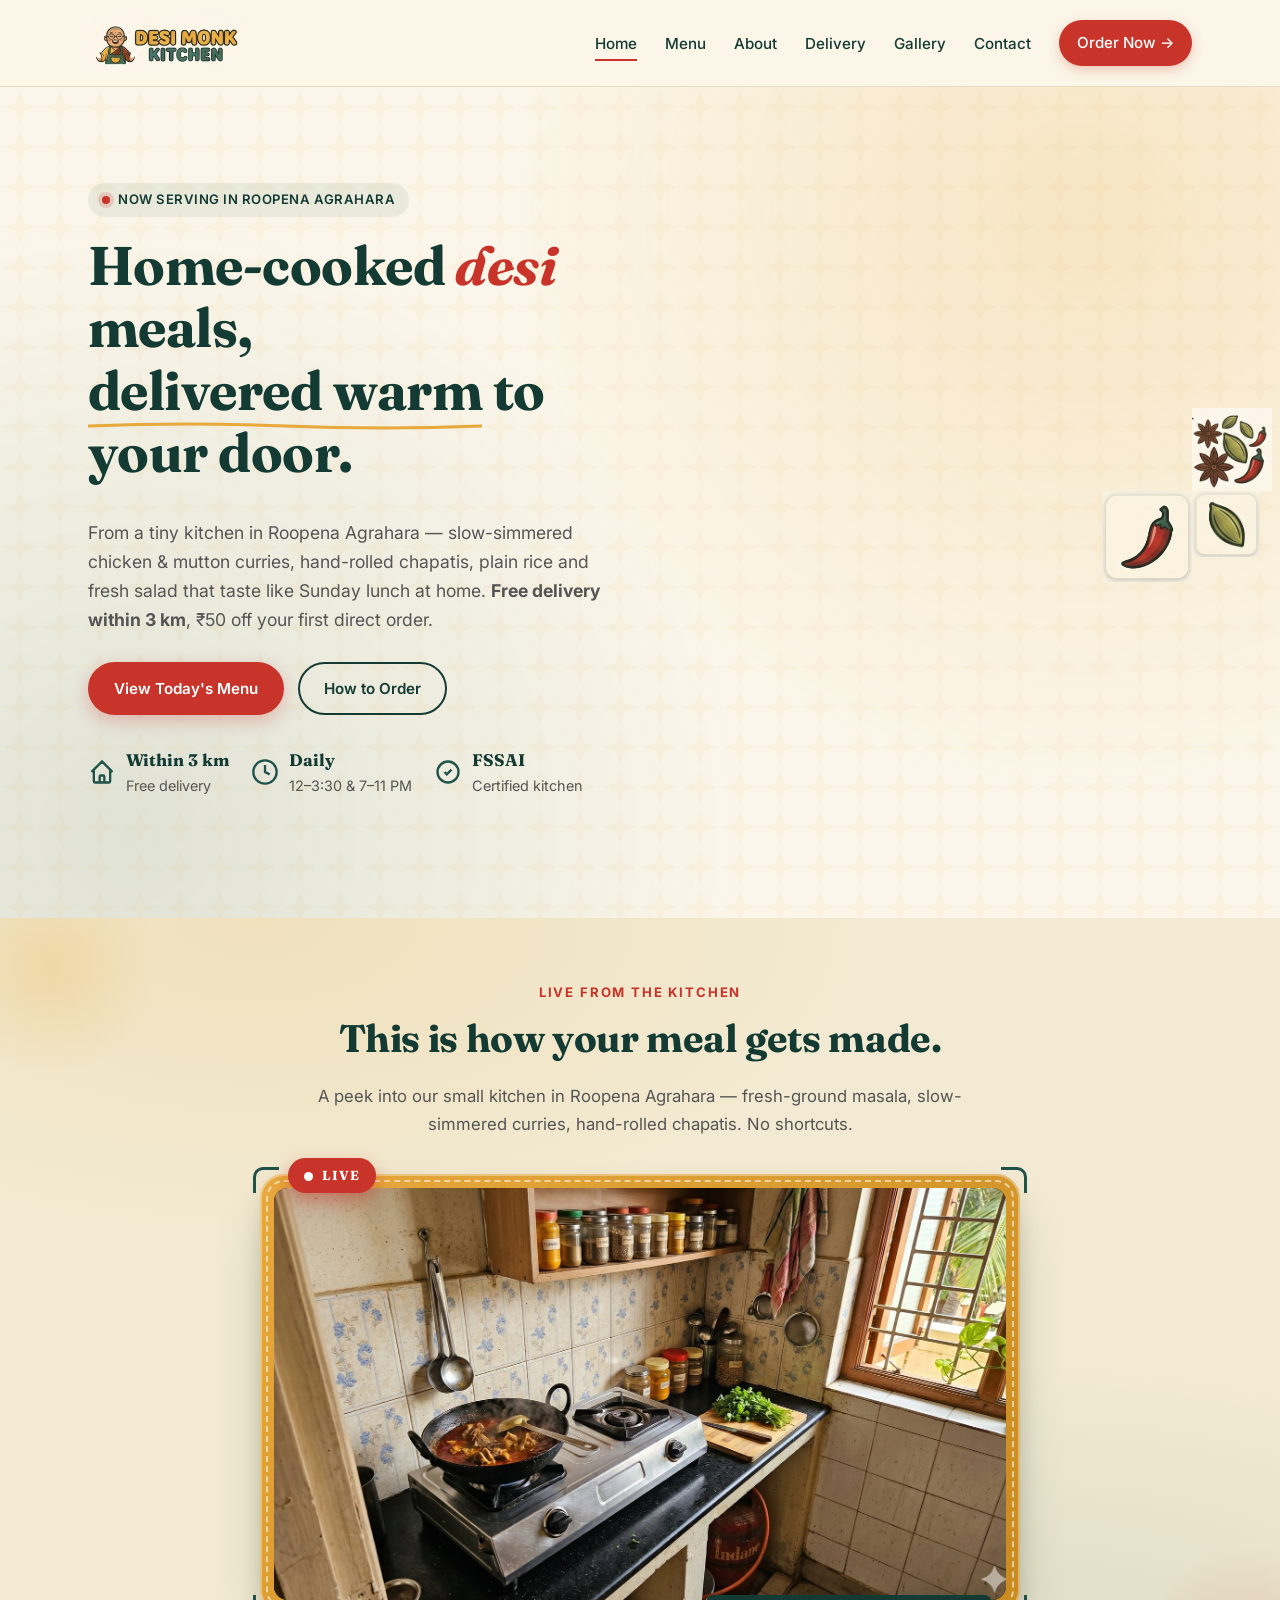
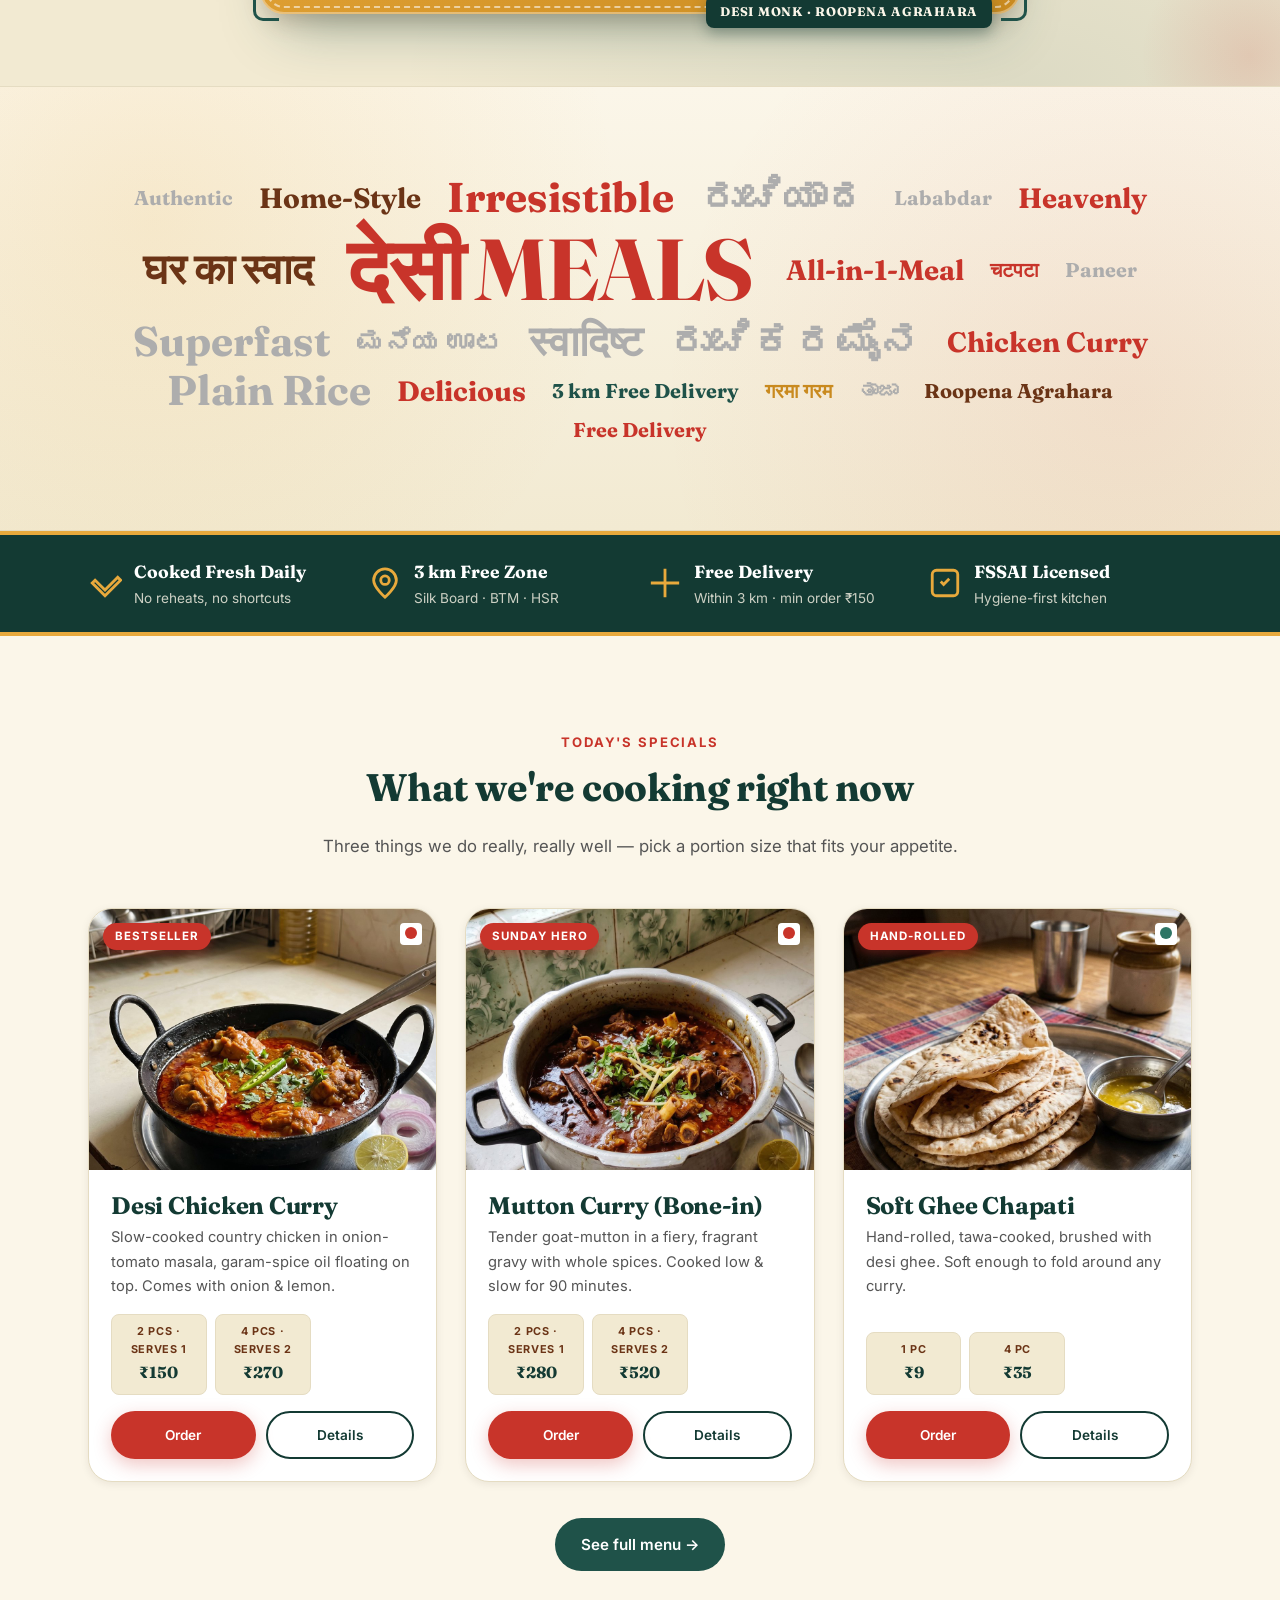
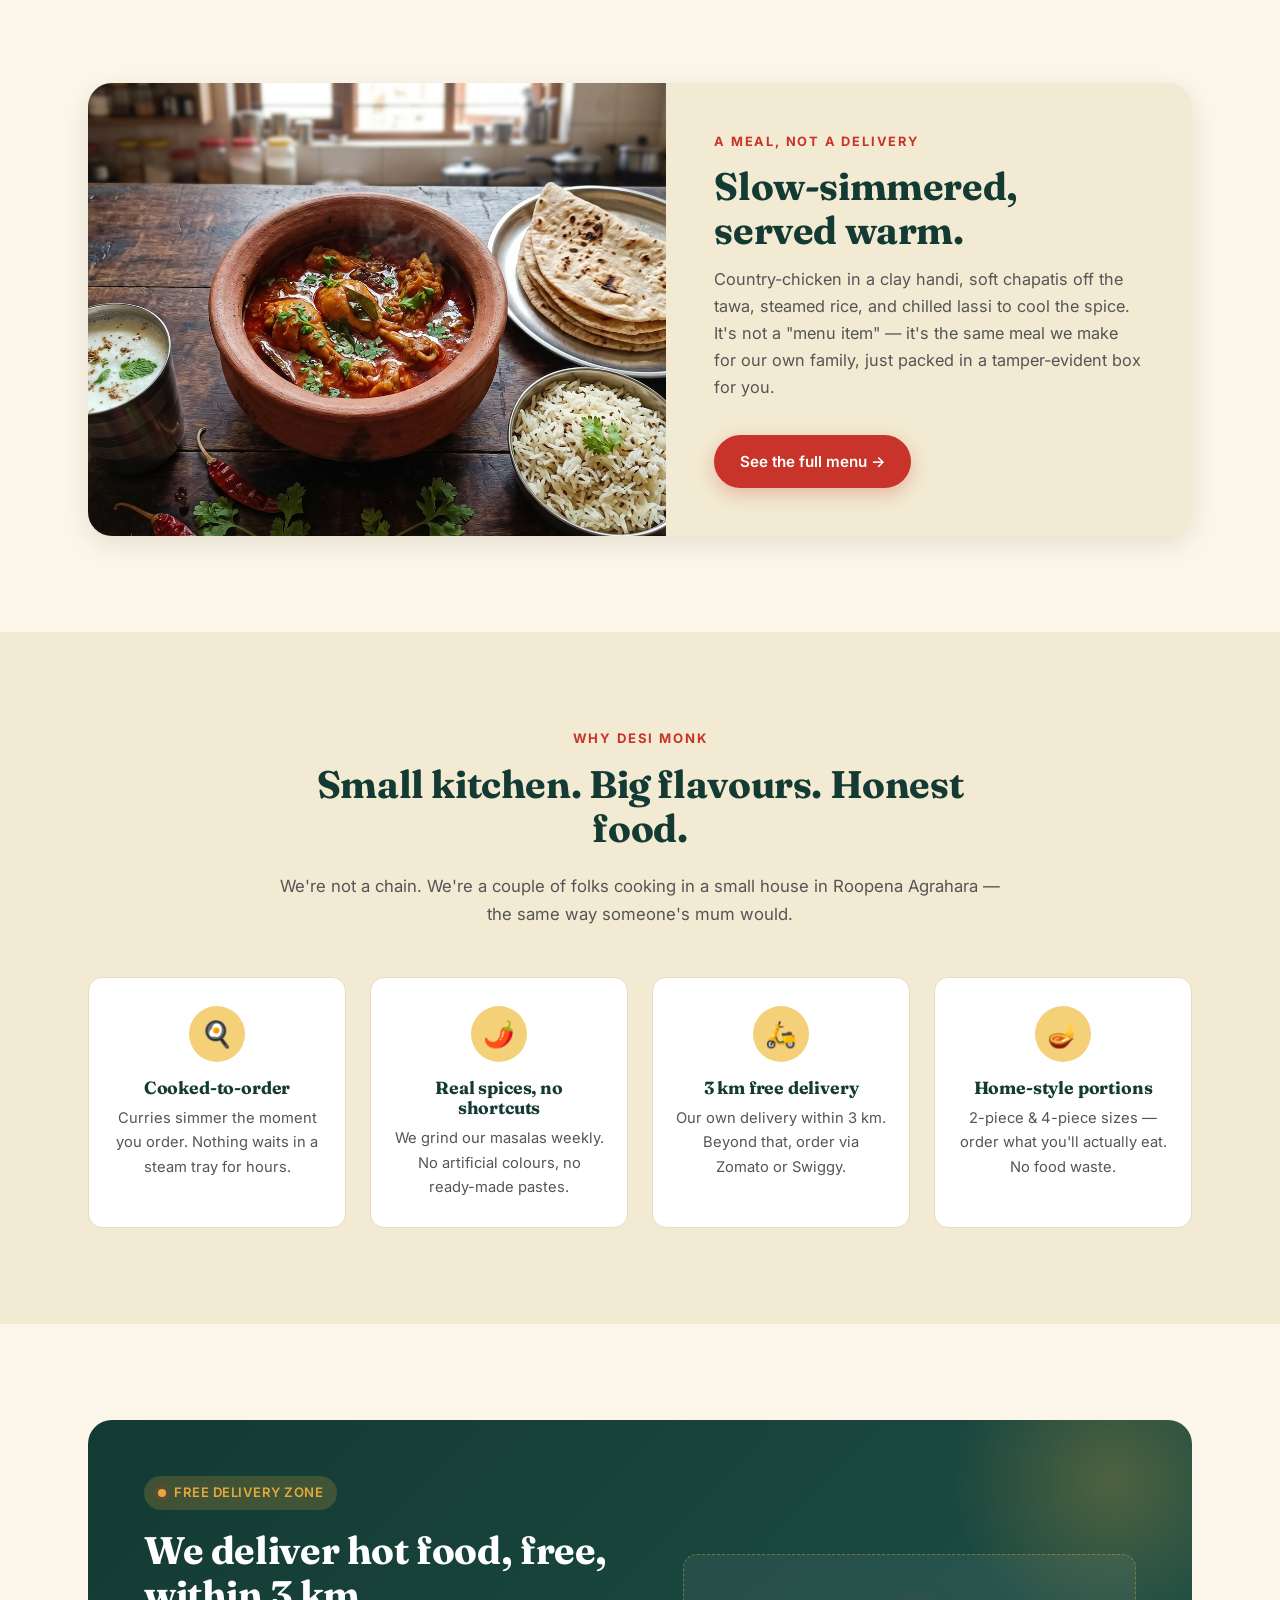
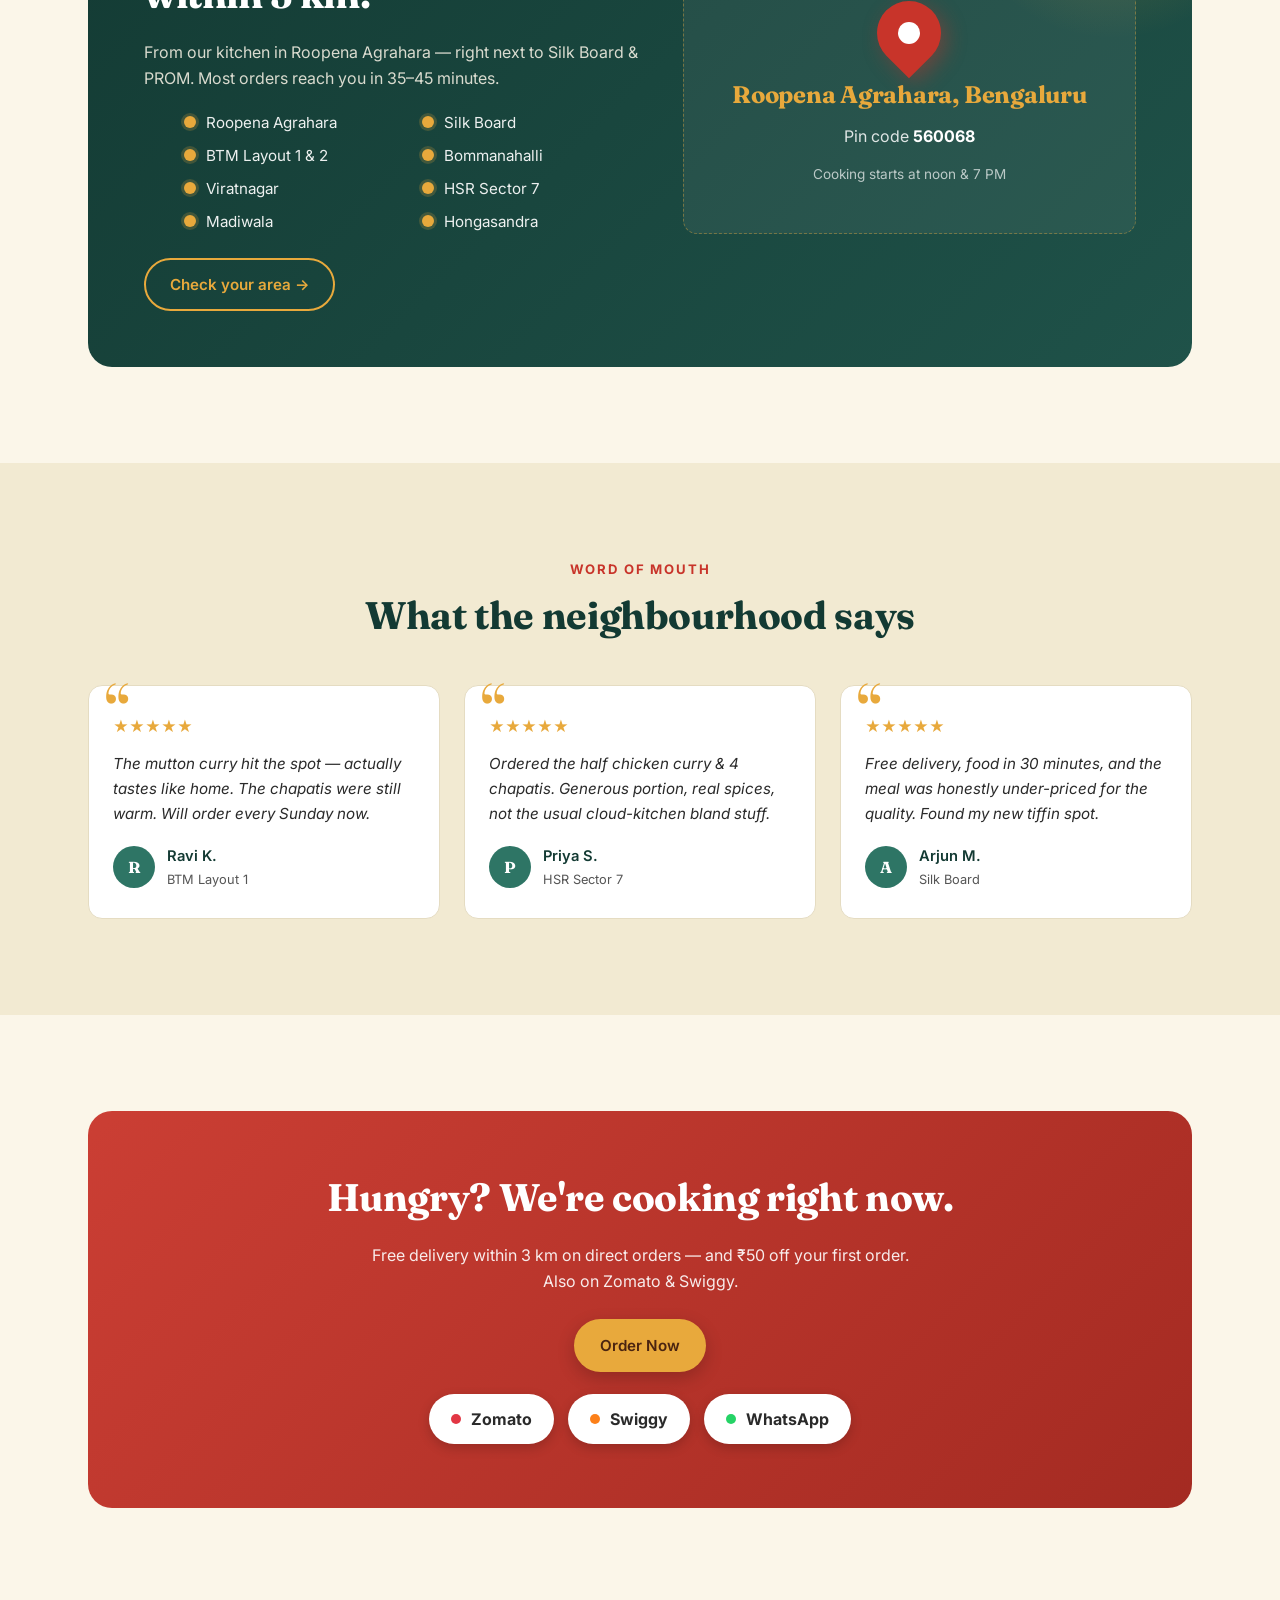
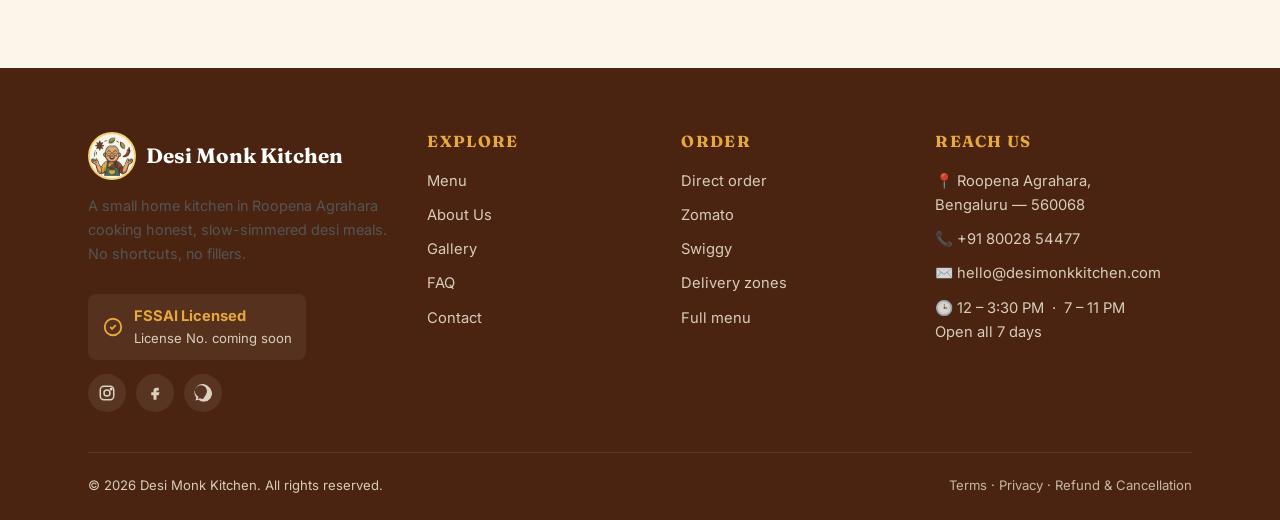
<file: index.html>
<!doctype html>
<html lang="en">
<head>
<meta charset="utf-8">
<meta name="viewport" content="width=device-width, initial-scale=1">
<title>Desi Monk Kitchen — Home-Style Chicken & Mutton Curry, Free Delivery in Roopena Agrahara, BTM, Silk Board</title>
<meta name="description" content="Authentic home-style Indian curries cooked fresh in Roopena Agrahara. Chicken curry, mutton curry, plain rice, soft chapati & fresh salad. FREE delivery within 3 km — Silk Board, BTM, Bommanahalli, HSR & Viratnagar.">
<meta name="keywords" content="cloud kitchen Bangalore, home food Roopena Agrahara, chicken curry delivery BTM, mutton curry Silk Board, tiffin service Bommanahalli, Desi Monk Kitchen">
<meta name="author" content="Desi Monk Kitchen">
<meta name="robots" content="index, follow">
<meta name="theme-color" content="#1F5249">
<link rel="canonical" href="https://desimonkkitchen.com/">

<!-- Open Graph -->
<meta property="og:type" content="restaurant.restaurant">
<meta property="og:title" content="Desi Monk Kitchen — Home-Style Curries, Free Delivery Within 3 km">
<meta property="og:description" content="Cooked fresh, served warm. Chicken & mutton curries with soft chapati from a small kitchen in Roopena Agrahara, Bangalore. Free delivery within 3 km.">
<meta property="og:image" content="https://desimonkkitchen.com/assets/images/brand/primary-logo-full.png">
<meta property="og:url" content="https://desimonkkitchen.com/">
<meta name="twitter:card" content="summary_large_image">

<!-- Favicons -->
<link rel="icon" type="image/png" sizes="32x32" href="assets/images/brand/favicon-32.png">
<link rel="icon" type="image/png" sizes="16x16" href="assets/images/brand/favicon-16.png">
<link rel="apple-touch-icon" sizes="180x180" href="assets/images/brand/favicon-180.png">

<!-- Fonts -->
<link rel="preconnect" href="https://fonts.googleapis.com">
<link rel="preconnect" href="https://fonts.gstatic.com" crossorigin>
<link href="https://fonts.googleapis.com/css2?family=Fraunces:opsz,wght@9..144,500;9..144,700;9..144,800&family=Inter:wght@400;500;600;700&display=swap" rel="stylesheet">

<link rel="stylesheet" href="assets/css/style.css">

<!-- Schema.org Restaurant -->
<script type="application/ld+json">
{
  "@context": "https://schema.org",
  "@type": "Restaurant",
  "name": "Desi Monk Kitchen",
  "image": "https://desimonkkitchen.com/assets/images/brand/primary-logo-full.png",
  "url": "https://desimonkkitchen.com/",
  "telephone": "+91 80028 54477",
  "priceRange": "₹₹",
  "servesCuisine": ["Indian", "Home-style", "North Indian", "South Indian"],
  "address": {
    "@type": "PostalAddress",
    "streetAddress": "Roopena Agrahara",
    "addressLocality": "Bengaluru",
    "addressRegion": "Karnataka",
    "postalCode": "560068",
    "addressCountry": "IN"
  },
  "geo": { "@type": "GeoCoordinates", "latitude": 12.9009, "longitude": 77.6309 },
  "openingHoursSpecification": [
    { "@type": "OpeningHoursSpecification", "dayOfWeek": ["Monday","Tuesday","Wednesday","Thursday","Friday","Saturday","Sunday"], "opens": "12:00", "closes": "15:30" },
    { "@type": "OpeningHoursSpecification", "dayOfWeek": ["Monday","Tuesday","Wednesday","Thursday","Friday","Saturday","Sunday"], "opens": "19:00", "closes": "23:00" }
  ],
  "areaServed": ["Roopena Agrahara","Silk Board","BTM Layout","Bommanahalli","Viratnagar","HSR Layout"]
}
</script>
</head>
<body>

<!-- ===== Header ===== -->
<header class="site-header">
  <nav class="nav" aria-label="Primary">
    <a href="index.html" class="brand" aria-label="Desi Monk Kitchen home">
      <img class="logo-img" src="assets/images/brand/logo-horizontal.png" alt="Desi Monk Kitchen">
    </a>

    <button class="nav-toggle" aria-label="Toggle menu" aria-expanded="false">
      <span></span><span></span><span></span>
    </button>

    <ul class="nav-links" id="navLinks">
      <li><a href="index.html">Home</a></li>
      <li><a href="menu.html">Menu</a></li>
      <li><a href="about.html">About</a></li>
      <li><a href="delivery.html">Delivery</a></li>
      <li><a href="gallery.html">Gallery</a></li>
      <li><a href="contact.html">Contact</a></li>
      <li><a href="order.html" class="nav-cta">Order Now →</a></li>
    </ul>
  </nav>
</header>

<!-- ===== Hero ===== -->
<section class="hero">
  <div class="container hero-grid">
    <div class="reveal">
      <span class="hero-eyebrow"><span class="dot"></span> Now serving in Roopena Agrahara</span>
      <h1>
        Home-cooked <span class="accent">desi</span> meals,<br>
        <span class="underline-art">delivered warm</span> to your door.
      </h1>
      <p class="lead">From a tiny kitchen in Roopena Agrahara — slow-simmered chicken &amp; mutton curries, hand-rolled chapatis, plain rice and fresh salad that taste like Sunday lunch at home. <strong>Free delivery within 3 km</strong>, ₹50 off your first direct order.</p>

      <div class="hero-cta">
        <a href="menu.html" class="btn btn-primary">View Today's Menu</a>
        <a href="order.html" class="btn btn-outline">How to Order</a>
      </div>

      <div class="hero-meta">
        <div class="m">
          <svg width="28" height="28" viewBox="0 0 24 24" fill="none" stroke="#1F5249" stroke-width="2"><path d="M3 12l2-2m0 0l7-7 7 7M5 10v10a1 1 0 001 1h3m10-11l2 2m-2-2v10a1 1 0 01-1 1h-3m-6 0a1 1 0 001-1v-4a1 1 0 011-1h2a1 1 0 011 1v4a1 1 0 001 1m-6 0h6"/></svg>
          <div><strong>Within 3 km</strong>Free delivery</div>
        </div>
        <div class="m">
          <svg width="28" height="28" viewBox="0 0 24 24" fill="none" stroke="#1F5249" stroke-width="2"><circle cx="12" cy="12" r="10"/><path d="M12 6v6l4 2"/></svg>
          <div><strong>Daily</strong>12–3:30 &amp; 7–11 PM</div>
        </div>
        <div class="m">
          <svg width="28" height="28" viewBox="0 0 24 24" fill="none" stroke="#1F5249" stroke-width="2"><path d="M9 12l2 2 4-4m6 2a9 9 0 11-18 0 9 9 0 0118 0z"/></svg>
          <div><strong>FSSAI</strong>Certified kitchen</div>
        </div>
      </div>
    </div>

    <div class="hero-art reveal">
      <div class="ring"></div>
      <div class="monk"><img src="assets/images/brand/monk-illustration.png" alt="The Desi Monk — happy chef mascot"></div>
      <div class="float f1"><img src="assets/images/brand/icon-chili.png" alt=""></div>
      <div class="float f2"><img src="assets/images/brand/spice-cluster.png" alt=""></div>
      <div class="float f3"><img src="assets/images/brand/icon-cardamom.png" alt=""></div>
    </div>
  </div>
</section>

<!-- ===== Kitchen Live Video ===== -->
<section class="video-showcase">
  <div class="container">
    <div class="section-head reveal">
      <span class="eyebrow">Live from the kitchen</span>
      <h2>This is how your meal gets made.</h2>
      <p>A peek into our small kitchen in Roopena Agrahara — fresh-ground masala, slow-simmered curries, hand-rolled chapatis. No shortcuts.</p>
    </div>
    <div class="video-frame reveal">
      <span class="video-tag">Live</span>
      <span class="video-corner tl"></span>
      <span class="video-corner tr"></span>
      <span class="video-corner bl"></span>
      <span class="video-corner br"></span>
      <div class="video-player" aria-label="Looping clips of our kitchen at work">
        <video class="vp-clip vp-active" src="assets/video/kitchen-loop.mp4"   muted playsinline preload="auto"     poster="assets/images/food/kitchen-interior.jpg"></video>
        <video class="vp-clip"           src="assets/video/kitchen-loop-2.mp4" muted playsinline preload="metadata"></video>
        <video class="vp-clip"           src="assets/video/kitchen-loop-3.mp4" muted playsinline preload="metadata"></video>
      </div>
      <span class="video-stamp">Desi Monk · Roopena Agrahara</span>
    </div>
  </div>
</section>

<!-- ===== Multilingual Word Cloud ===== -->
<section class="word-cloud-section" aria-label="What our food is">
  <div class="container">
    <div class="word-cloud" id="wordCloud">
      <span class="wc s grey r1">Authentic</span>
      <span class="wc m brown r2" data-rotate="Hand-Rolled,Slow-Cooked,Fresh Daily,Ghar Jaisa">Home-Style</span>
      <span class="wc l red r3">Irresistible</span>
      <span class="wc l grey r4">ರುಚಿಯಾದ</span>
      <span class="wc s grey r1">Lababdar</span>
      <span class="wc m red r2">Heavenly</span>

      <span class="wc l brown r3" data-rotate="माँ के हाथ का,घर का खाना,असली स्वाद">घर का स्वाद</span>
      <span class="wc xxl red r1">देसी <span class="accent">MEALS</span></span>
      <span class="wc m red r2" data-rotate="Bone-In Mutton,Chicken Curry,Plain Rice">All-in-1-Meal</span>

      <span class="wc s red r3">चटपटा</span>
      <span class="wc s grey r4">Paneer</span>
      <span class="wc l grey r1">Superfast</span>
      <span class="wc m grey r2">ಮನೆಯ ಊಟ</span>
      <span class="wc l grey r3">स्वादिष्ट</span>

      <span class="wc l grey r4">ರುಚಿಕರಮೈನ</span>
      <span class="wc m red r1" data-rotate="Mutton Curry,Plain Rice,Soft Chapati,Fresh Salad">Chicken Curry</span>
      <span class="wc l grey r2" data-rotate="Soft Chapati,Fresh Salad,Plain Rice">Plain Rice</span>
      <span class="wc m red r3">Delicious</span>

      <span class="wc s teal r4">3 km Free Delivery</span>
      <span class="wc s saffron r1">गरमा गरम</span>
      <span class="wc s grey r2">ತಾಜಾ</span>
      <span class="wc s brown r3">Roopena Agrahara</span>
      <span class="wc s red r4">Free Delivery</span>
    </div>
  </div>
</section>

<!-- ===== Feature strip ===== -->
<section class="features" style="padding-top:22px; padding-bottom:22px; margin-top:0;">
  <div class="container">
    <div class="features-grid">
      <div class="item">
        <svg width="34" height="34" viewBox="0 0 24 24" fill="none" stroke="currentColor" stroke-width="2"><path d="M3 12l2-2 7 7 9-9 2 2-11 11z"/></svg>
        <div><strong>Cooked Fresh Daily</strong><span>No reheats, no shortcuts</span></div>
      </div>
      <div class="item">
        <svg width="34" height="34" viewBox="0 0 24 24" fill="none" stroke="currentColor" stroke-width="2"><circle cx="12" cy="10" r="3"/><path d="M12 2C7.6 2 4 5.6 4 10c0 5 8 12 8 12s8-7 8-12c0-4.4-3.6-8-8-8z"/></svg>
        <div><strong>3 km Free Zone</strong><span>Silk Board · BTM · HSR</span></div>
      </div>
      <div class="item">
        <svg width="34" height="34" viewBox="0 0 24 24" fill="none" stroke="currentColor" stroke-width="2"><path d="M12 2v20M2 12h20"/></svg>
        <div><strong>Free Delivery</strong><span>Within 3 km · min order ₹150</span></div>
      </div>
      <div class="item">
        <svg width="34" height="34" viewBox="0 0 24 24" fill="none" stroke="currentColor" stroke-width="2"><rect x="3" y="3" width="18" height="18" rx="3"/><path d="M9 11l2 2 4-4"/></svg>
        <div><strong>FSSAI Licensed</strong><span>Hygiene-first kitchen</span></div>
      </div>
    </div>
  </div>
</section>

<!-- ===== Popular Dishes ===== -->
<section>
  <div class="container">
    <div class="section-head reveal">
      <span class="eyebrow">Today's Specials</span>
      <h2>What we're cooking right now</h2>
      <p>Three things we do really, really well — pick a portion size that fits your appetite.</p>
    </div>

    <div class="dishes-grid">
      <!-- Chicken -->
      <article class="dish-card reveal">
        <div class="photo" data-prompt="chicken-curry">
          <img src="assets/images/food/chicken-curry.jpg" alt="Desi Chicken Curry — bone-in chicken in deep red home-style gravy" loading="lazy">
          <span class="badge">Bestseller</span>
          <span class="veg nonveg" title="Non-veg"></span>
        </div>
        <div class="body">
          <h3>Desi Chicken Curry</h3>
          <p class="desc">Slow-cooked country chicken in onion-tomato masala, garam-spice oil floating on top. Comes with onion &amp; lemon.</p>
          <div class="sizes">
            <div class="size"><div class="label">2 pcs · serves 1</div><div class="price">₹150</div></div>
            <div class="size"><div class="label">4 pcs · serves 2</div><div class="price">₹270</div></div>
          </div>
          <div class="order-row">
            <a class="btn btn-primary" href="order.html">Order</a>
            <a class="btn btn-outline" href="menu.html#chicken">Details</a>
          </div>
        </div>
      </article>

      <!-- Mutton -->
      <article class="dish-card reveal">
        <div class="photo" data-prompt="mutton-curry">
          <img src="assets/images/food/mutton-curry.jpg" alt="Mutton Curry — bone-in goat mutton, slow-cooked in fragrant masala" loading="lazy">
          <span class="badge">Sunday Hero</span>
          <span class="veg nonveg" title="Non-veg"></span>
        </div>
        <div class="body">
          <h3>Mutton Curry (Bone-in)</h3>
          <p class="desc">Tender goat-mutton in a fiery, fragrant gravy with whole spices. Cooked low &amp; slow for 90 minutes.</p>
          <div class="sizes">
            <div class="size"><div class="label">2 pcs · serves 1</div><div class="price">₹280</div></div>
            <div class="size"><div class="label">4 pcs · serves 2</div><div class="price">₹520</div></div>
          </div>
          <div class="order-row">
            <a class="btn btn-primary" href="order.html">Order</a>
            <a class="btn btn-outline" href="menu.html#mutton">Details</a>
          </div>
        </div>
      </article>

      <!-- Chapati -->
      <article class="dish-card reveal">
        <div class="photo" data-prompt="chapati">
          <img src="assets/images/food/chapati.jpg" alt="Soft ghee chapati stack with bowl of melted ghee" loading="lazy">
          <span class="badge">Hand-rolled</span>
          <span class="veg veg-mark" title="Veg"></span>
        </div>
        <div class="body">
          <h3>Soft Ghee Chapati</h3>
          <p class="desc">Hand-rolled, tawa-cooked, brushed with desi ghee. Soft enough to fold around any curry.</p>
          <div class="sizes">
            <div class="size"><div class="label">1 pc</div><div class="price">₹9</div></div>
            <div class="size"><div class="label">4 pc</div><div class="price">₹35</div></div>
          </div>
          <div class="order-row">
            <a class="btn btn-primary" href="order.html">Order</a>
            <a class="btn btn-outline" href="menu.html#chapati">Details</a>
          </div>
        </div>
      </article>
    </div>

    <p style="text-align:center; margin-top: 36px;"><a href="menu.html" class="btn btn-secondary">See full menu →</a></p>
  </div>
</section>

<!-- ===== Feature banner: cooked-fresh story ===== -->
<section style="padding-top: 0;">
  <div class="container">
    <div class="feature-banner reveal">
      <div class="fb-photo">
        <img src="assets/images/food/hero-curry-spread.jpg" alt="A traditional Indian thali — clay handi of chicken curry, hand-rolled chapatis, jeera rice and chilled lassi" loading="lazy">
      </div>
      <div class="fb-text">
        <span class="eyebrow">A meal, not a delivery</span>
        <h2>Slow-simmered, served warm.</h2>
        <p>Country-chicken in a clay handi, soft chapatis off the tawa, steamed rice, and chilled lassi to cool the spice. It's not a "menu item" — it's the same meal we make for our own family, just packed in a tamper-evident box for you.</p>
        <div style="margin-top: 18px;"><a href="menu.html" class="btn btn-primary">See the full menu →</a></div>
      </div>
    </div>
  </div>
</section>

<!-- ===== Why us ===== -->
<section style="background: var(--c-cream-deep);">
  <div class="container">
    <div class="section-head reveal">
      <span class="eyebrow">Why Desi Monk</span>
      <h2>Small kitchen. Big flavours. Honest food.</h2>
      <p>We're not a chain. We're a couple of folks cooking in a small house in Roopena Agrahara — the same way someone's mum would.</p>
    </div>

    <div class="why-grid">
      <div class="why-card reveal">
        <div class="icon">🍳</div>
        <h3>Cooked-to-order</h3>
        <p>Curries simmer the moment you order. Nothing waits in a steam tray for hours.</p>
      </div>
      <div class="why-card reveal">
        <div class="icon">🌶️</div>
        <h3>Real spices, no shortcuts</h3>
        <p>We grind our masalas weekly. No artificial colours, no ready-made pastes.</p>
      </div>
      <div class="why-card reveal">
        <div class="icon">🛵</div>
        <h3>3 km free delivery</h3>
        <p>Our own delivery within 3 km. Beyond that, order via Zomato or Swiggy.</p>
      </div>
      <div class="why-card reveal">
        <div class="icon">🪔</div>
        <h3>Home-style portions</h3>
        <p>2-piece &amp; 4-piece sizes — order what you'll actually eat. No food waste.</p>
      </div>
    </div>
  </div>
</section>

<!-- ===== Delivery zone ===== -->
<section>
  <div class="container">
    <div class="zone reveal">
      <div>
        <span class="hero-eyebrow" style="background: rgba(232, 169, 60, .2); color: var(--c-saffron);"><span class="dot" style="background: var(--c-saffron);"></span> Free Delivery Zone</span>
        <h2>We deliver hot food, free, within 3 km.</h2>
        <p>From our kitchen in Roopena Agrahara — right next to Silk Board &amp; PROM. Most orders reach you in 35–45 minutes.</p>
        <ul class="zone-areas">
          <li>Roopena Agrahara</li>
          <li>Silk Board</li>
          <li>BTM Layout 1 &amp; 2</li>
          <li>Bommanahalli</li>
          <li>Viratnagar</li>
          <li>HSR Sector 7</li>
          <li>Madiwala</li>
          <li>Hongasandra</li>
        </ul>
        <div style="margin-top: 24px;"><a href="delivery.html" class="btn btn-outline" style="border-color: var(--c-saffron); color: var(--c-saffron);">Check your area →</a></div>
      </div>

      <div class="zone-map" aria-hidden="true">
        <div class="pin"></div>
        <h3>Roopena Agrahara, Bengaluru</h3>
        <p>Pin code <strong style="color:#fff;">560068</strong></p>
        <p style="font-size:.85rem; opacity:.8; margin-top:6px;">Cooking starts at noon &amp; 7 PM</p>
      </div>
    </div>
  </div>
</section>

<!-- ===== Testimonials ===== -->
<section style="background: var(--c-cream-deep);">
  <div class="container">
    <div class="section-head reveal">
      <span class="eyebrow">Word of mouth</span>
      <h2>What the neighbourhood says</h2>
    </div>

    <div class="testi-grid">
      <div class="testi reveal">
        <div class="stars">★★★★★</div>
        <p>The mutton curry hit the spot — actually tastes like home. The chapatis were still warm. Will order every Sunday now.</p>
        <div class="author">
          <div class="avatar">R</div>
          <div><div class="name">Ravi K.</div><div class="loc">BTM Layout 1</div></div>
        </div>
      </div>
      <div class="testi reveal">
        <div class="stars">★★★★★</div>
        <p>Ordered the half chicken curry &amp; 4 chapatis. Generous portion, real spices, not the usual cloud-kitchen bland stuff.</p>
        <div class="author">
          <div class="avatar">P</div>
          <div><div class="name">Priya S.</div><div class="loc">HSR Sector 7</div></div>
        </div>
      </div>
      <div class="testi reveal">
        <div class="stars">★★★★★</div>
        <p>Free delivery, food in 30 minutes, and the meal was honestly under-priced for the quality. Found my new tiffin spot.</p>
        <div class="author">
          <div class="avatar">A</div>
          <div><div class="name">Arjun M.</div><div class="loc">Silk Board</div></div>
        </div>
      </div>
    </div>
  </div>
</section>

<!-- ===== CTA banner ===== -->
<section>
  <div class="container">
    <div class="cta-banner reveal">
      <h2>Hungry? We're cooking right now.</h2>
      <p>Free delivery within 3 km on direct orders — and ₹50 off your first order. Also on Zomato &amp; Swiggy.</p>
      <a href="order.html" class="btn btn-primary">Order Now</a>
      <div class="order-partners">
        <a class="partner-btn zomato" href="#"><span class="dot"></span> Zomato</a>
        <a class="partner-btn swiggy" href="#"><span class="dot"></span> Swiggy</a>
        <a class="partner-btn whatsapp" href="#"><span class="dot"></span> WhatsApp</a>
      </div>
    </div>
  </div>
</section>

<!-- ===== Footer ===== -->
<footer class="site-footer">
  <div class="container">
    <div class="footer-grid">
      <div class="brand-block">
        <div class="logo-row">
          <img src="assets/images/brand/monk-illustration.png" alt="">
          Desi Monk Kitchen
        </div>
        <p>A small home kitchen in Roopena Agrahara cooking honest, slow-simmered desi meals. No shortcuts, no fillers.</p>
        <div class="fssai-badge">
          <svg width="22" height="22" viewBox="0 0 24 24" fill="none" stroke="#E8A93C" stroke-width="2"><path d="M9 12l2 2 4-4m6 2a9 9 0 11-18 0 9 9 0 0118 0z"/></svg>
          <span><strong>FSSAI Licensed</strong>License No. coming soon</span>
        </div>
        <div class="social">
          <a href="#" aria-label="Instagram"><svg width="18" height="18" viewBox="0 0 24 24" fill="none" stroke="currentColor" stroke-width="2"><rect x="3" y="3" width="18" height="18" rx="5"/><circle cx="12" cy="12" r="4"/><circle cx="17.5" cy="6.5" r="1" fill="currentColor"/></svg></a>
          <a href="#" aria-label="Facebook"><svg width="18" height="18" viewBox="0 0 24 24" fill="currentColor"><path d="M14 9h3V5h-3a4 4 0 00-4 4v2H7v4h3v6h4v-6h3l1-4h-4V9a1 1 0 011-1z"/></svg></a>
          <a href="#" aria-label="WhatsApp"><svg width="18" height="18" viewBox="0 0 24 24" fill="currentColor"><path d="M20 4A10 10 0 003 18l-1 4 4-1A10 10 0 1020 4zm-8 16a8 8 0 01-4-1l-3 1 1-3a8 8 0 1110-3z"/></svg></a>
        </div>
      </div>

      <div>
        <h4>Explore</h4>
        <ul>
          <li><a href="menu.html">Menu</a></li>
          <li><a href="about.html">About Us</a></li>
          <li><a href="gallery.html">Gallery</a></li>
          <li><a href="faq.html">FAQ</a></li>
          <li><a href="contact.html">Contact</a></li>
        </ul>
      </div>

      <div>
        <h4>Order</h4>
        <ul>
          <li><a href="order.html">Direct order</a></li>
          <li><a href="#">Zomato</a></li>
          <li><a href="#">Swiggy</a></li>
          <li><a href="delivery.html">Delivery zones</a></li>
          <li><a href="menu.html">Full menu</a></li>
        </ul>
      </div>

      <div>
        <h4>Reach Us</h4>
        <ul>
          <li>📍 Roopena Agrahara,<br>Bengaluru — 560068</li>
          <li>📞 <a href="tel:+918002854477">+91 80028 54477</a></li>
          <li>✉️ <a href="mailto:hello@desimonkkitchen.com">hello@desimonkkitchen.com</a></li>
          <li>🕒 12 – 3:30 PM &nbsp;·&nbsp; 7 – 11 PM<br>Open all 7 days</li>
        </ul>
      </div>
    </div>

    <div class="footer-bottom">
      <div>© <span data-year>2026</span> Desi Monk Kitchen. All rights reserved.</div>
      <div>
        <a href="terms.html">Terms</a> ·
        <a href="privacy.html">Privacy</a> ·
        <a href="refund.html">Refund &amp; Cancellation</a>
      </div>
    </div>
  </div>
</footer>

<!-- Mobile sticky order bar -->
<div class="sticky-order" role="region" aria-label="Quick order">
  <a href="tel:+918002854477" class="btn btn-outline">📞 Call</a>
  <a href="order.html" class="btn btn-primary">Order Now →</a>
</div>

<script src="assets/js/main.js"></script>
</body>
</html>
</file>
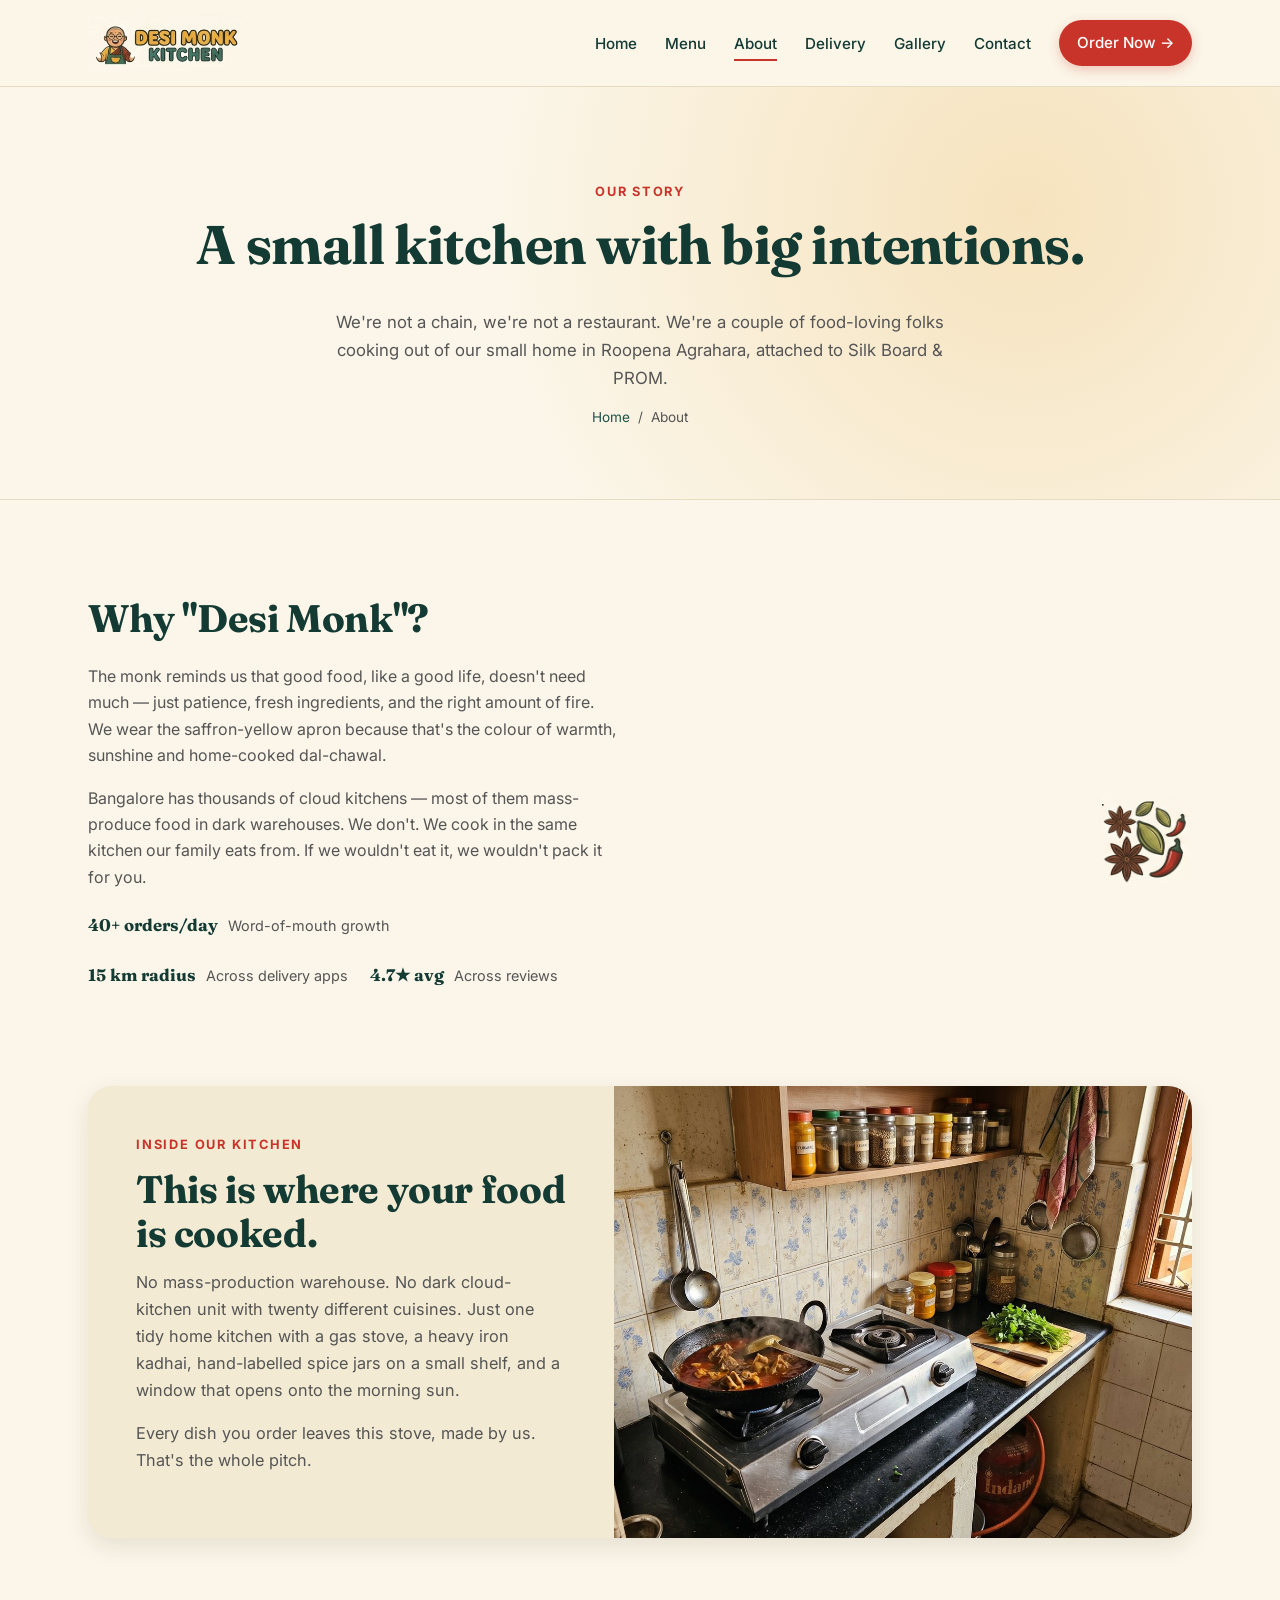
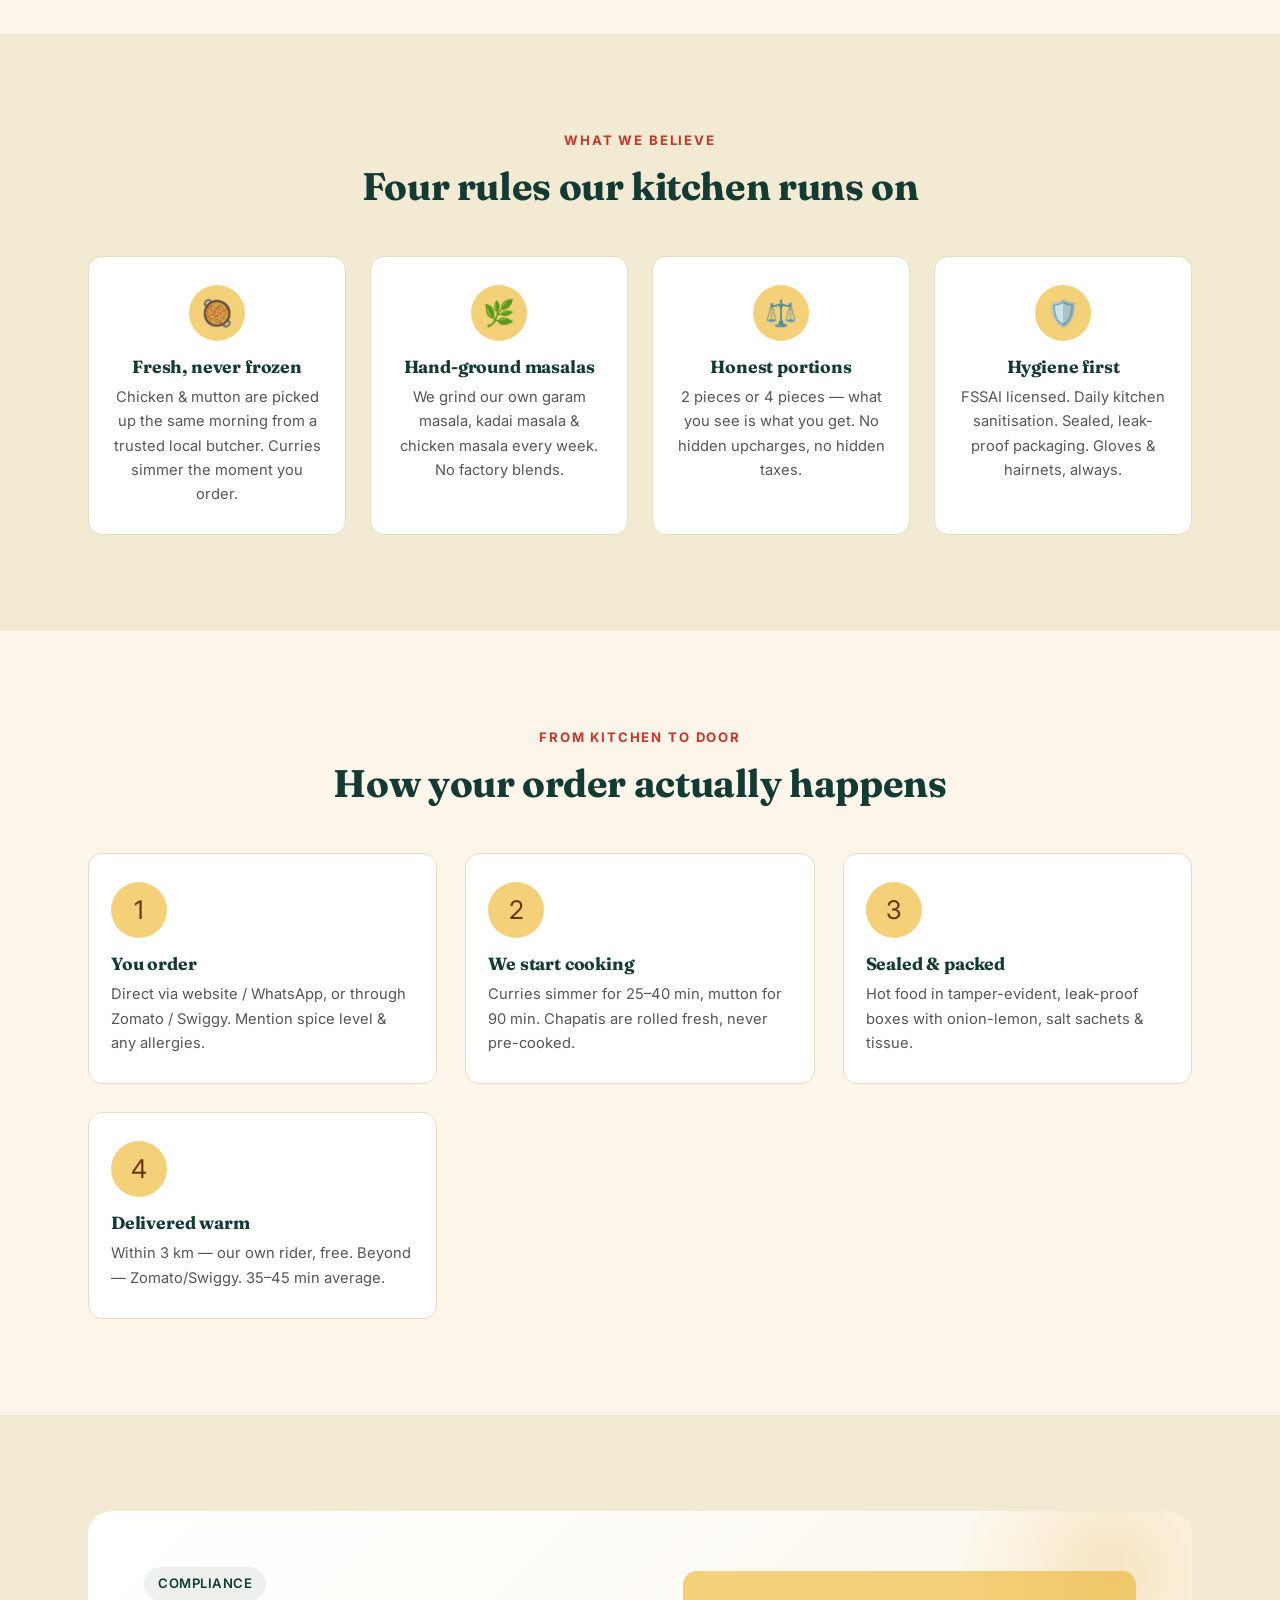
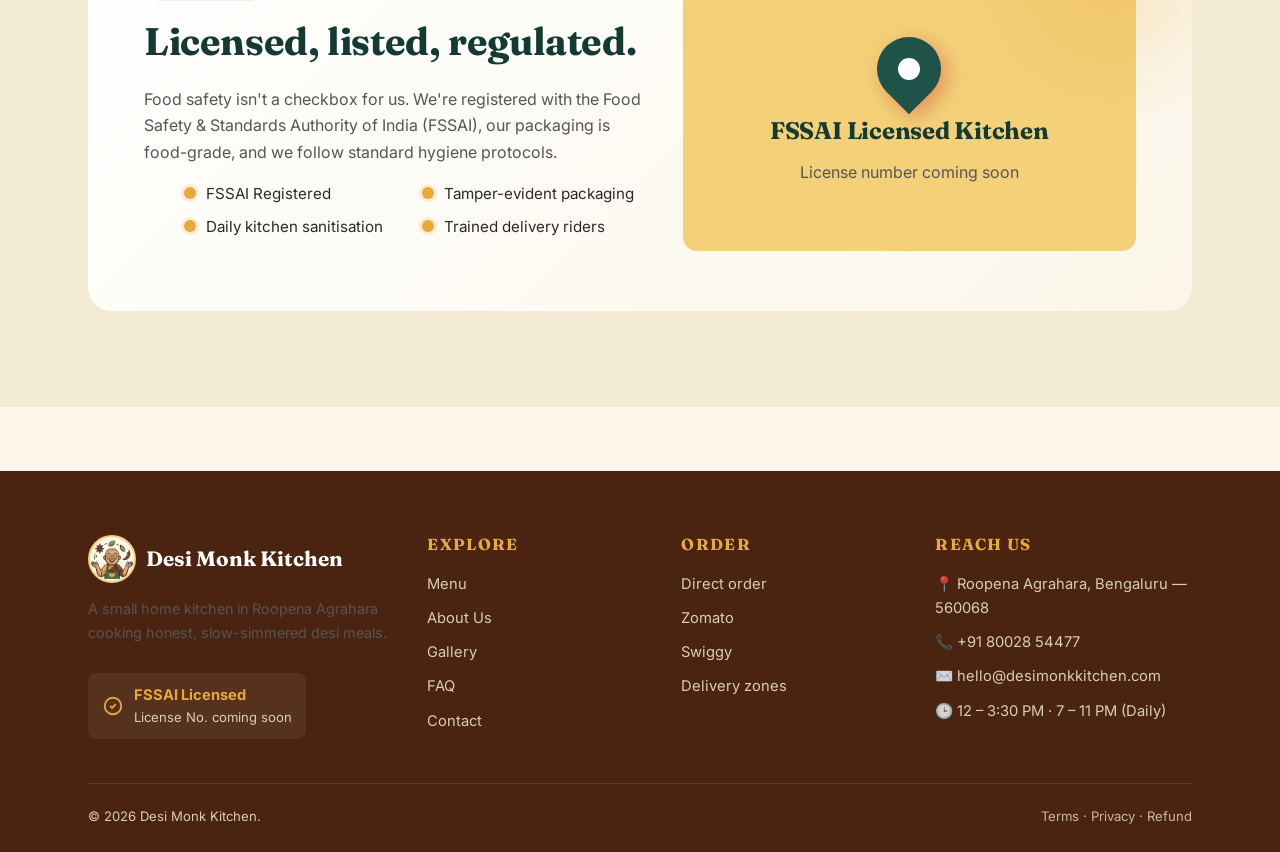
<file: about.html>
<!doctype html>
<html lang="en">
<head>
<meta charset="utf-8">
<meta name="viewport" content="width=device-width, initial-scale=1">
<title>About Us — A Small Kitchen in Roopena Agrahara | Desi Monk Kitchen</title>
<meta name="description" content="The story behind Desi Monk Kitchen — a tiny home cloud kitchen in Roopena Agrahara, Bangalore, cooking honest desi food with no shortcuts. FSSAI licensed.">
<meta name="robots" content="index, follow">
<meta name="theme-color" content="#1F5249">
<link rel="canonical" href="https://desimonkkitchen.com/about.html">
<link rel="icon" type="image/png" sizes="32x32" href="assets/images/brand/favicon-32.png">
<link rel="apple-touch-icon" sizes="180x180" href="assets/images/brand/favicon-180.png">
<link rel="preconnect" href="https://fonts.googleapis.com">
<link rel="preconnect" href="https://fonts.gstatic.com" crossorigin>
<link href="https://fonts.googleapis.com/css2?family=Fraunces:opsz,wght@9..144,500;9..144,700;9..144,800&family=Inter:wght@400;500;600;700&display=swap" rel="stylesheet">
<link rel="stylesheet" href="assets/css/style.css">
</head>
<body>

<header class="site-header">
  <nav class="nav" aria-label="Primary">
    <a href="index.html" class="brand" aria-label="Desi Monk Kitchen home"><img class="logo-img" src="assets/images/brand/logo-horizontal.png" alt="Desi Monk Kitchen"></a>
    <button class="nav-toggle" aria-label="Toggle menu" aria-expanded="false"><span></span><span></span><span></span></button>
    <ul class="nav-links">
      <li><a href="index.html">Home</a></li>
      <li><a href="menu.html">Menu</a></li>
      <li><a href="about.html">About</a></li>
      <li><a href="delivery.html">Delivery</a></li>
      <li><a href="gallery.html">Gallery</a></li>
      <li><a href="contact.html">Contact</a></li>
      <li><a href="order.html" class="nav-cta">Order Now →</a></li>
    </ul>
  </nav>
</header>

<section class="page-hero">
  <div class="container">
    <span class="eyebrow">Our Story</span>
    <h1>A small kitchen with big intentions.</h1>
    <p>We're not a chain, we're not a restaurant. We're a couple of food-loving folks cooking out of our small home in Roopena Agrahara, attached to Silk Board &amp; PROM.</p>
    <div class="breadcrumb"><a href="index.html">Home</a> &nbsp;/&nbsp; About</div>
  </div>
</section>

<section>
  <div class="container">
    <div class="hero-grid" style="grid-template-columns: 1fr 1fr; gap:48px; align-items:center;">
      <div class="reveal">
        <h2>Why "Desi Monk"?</h2>
        <p>The monk reminds us that good food, like a good life, doesn't need much — just patience, fresh ingredients, and the right amount of fire. We wear the saffron-yellow apron because that's the colour of warmth, sunshine and home-cooked dal-chawal.</p>
        <p>Bangalore has thousands of cloud kitchens — most of them mass-produce food in dark warehouses. We don't. We cook in the same kitchen our family eats from. If we wouldn't eat it, we wouldn't pack it for you.</p>

        <div class="hero-meta" style="margin-top: 22px;">
          <div class="m"><strong>40+ orders/day</strong>Word-of-mouth growth</div>
          <div class="m"><strong>15 km radius</strong>Across delivery apps</div>
          <div class="m"><strong>4.7★ avg</strong>Across reviews</div>
        </div>
      </div>

      <div class="hero-art reveal" style="max-width:420px;">
        <div class="ring"></div>
        <div class="monk"><img src="assets/images/brand/monk-illustration.png" alt="The Desi Monk mascot"></div>
        <div class="float f1"><img src="assets/images/brand/spice-cluster.png" alt=""></div>
      </div>
    </div>
  </div>
</section>

<!-- Real kitchen banner -->
<section style="padding-top: 0;">
  <div class="container">
    <div class="feature-banner reverse reveal">
      <div class="fb-photo">
        <img src="assets/images/food/kitchen-interior.jpg" alt="Inside the Desi Monk Kitchen — kadhai of curry simmering on a gas stove, spice jars on a wooden shelf, fresh coriander on the counter" loading="lazy">
      </div>
      <div class="fb-text">
        <span class="eyebrow">Inside our kitchen</span>
        <h2>This is where your food is cooked.</h2>
        <p>No mass-production warehouse. No dark cloud-kitchen unit with twenty different cuisines. Just one tidy home kitchen with a gas stove, a heavy iron kadhai, hand-labelled spice jars on a small shelf, and a window that opens onto the morning sun.</p>
        <p>Every dish you order leaves this stove, made by us. That's the whole pitch.</p>
      </div>
    </div>
  </div>
</section>

<!-- Values -->
<section style="background: var(--c-cream-deep);">
  <div class="container">
    <div class="section-head reveal">
      <span class="eyebrow">What we believe</span>
      <h2>Four rules our kitchen runs on</h2>
    </div>
    <div class="why-grid">
      <div class="why-card reveal">
        <div class="icon">🥘</div>
        <h3>Fresh, never frozen</h3>
        <p>Chicken &amp; mutton are picked up the same morning from a trusted local butcher. Curries simmer the moment you order.</p>
      </div>
      <div class="why-card reveal">
        <div class="icon">🌿</div>
        <h3>Hand-ground masalas</h3>
        <p>We grind our own garam masala, kadai masala &amp; chicken masala every week. No factory blends.</p>
      </div>
      <div class="why-card reveal">
        <div class="icon">⚖️</div>
        <h3>Honest portions</h3>
        <p>2 pieces or 4 pieces — what you see is what you get. No hidden upcharges, no hidden taxes.</p>
      </div>
      <div class="why-card reveal">
        <div class="icon">🛡️</div>
        <h3>Hygiene first</h3>
        <p>FSSAI licensed. Daily kitchen sanitisation. Sealed, leak-proof packaging. Gloves &amp; hairnets, always.</p>
      </div>
    </div>
  </div>
</section>

<!-- Process -->
<section>
  <div class="container">
    <div class="section-head reveal">
      <span class="eyebrow">From kitchen to door</span>
      <h2>How your order actually happens</h2>
    </div>

    <div class="dishes-grid">
      <div class="why-card" style="text-align:left;">
        <div class="icon" style="margin: 0 0 16px;">1</div>
        <h3>You order</h3>
        <p>Direct via website / WhatsApp, or through Zomato / Swiggy. Mention spice level &amp; any allergies.</p>
      </div>
      <div class="why-card" style="text-align:left;">
        <div class="icon" style="margin: 0 0 16px;">2</div>
        <h3>We start cooking</h3>
        <p>Curries simmer for 25–40 min, mutton for 90 min. Chapatis are rolled fresh, never pre-cooked.</p>
      </div>
      <div class="why-card" style="text-align:left;">
        <div class="icon" style="margin: 0 0 16px;">3</div>
        <h3>Sealed &amp; packed</h3>
        <p>Hot food in tamper-evident, leak-proof boxes with onion-lemon, salt sachets &amp; tissue.</p>
      </div>
      <div class="why-card" style="text-align:left;">
        <div class="icon" style="margin: 0 0 16px;">4</div>
        <h3>Delivered warm</h3>
        <p>Within 3 km — our own rider, free. Beyond — Zomato/Swiggy. 35–45 min average.</p>
      </div>
    </div>
  </div>
</section>

<!-- FSSAI compliance -->
<section style="background: var(--c-cream-deep);">
  <div class="container">
    <div class="zone reveal" style="background: linear-gradient(135deg, #fff 0%, var(--c-cream) 100%); color: var(--c-ink);">
      <div>
        <span class="hero-eyebrow">Compliance</span>
        <h2 style="color: var(--c-teal-deep);">Licensed, listed, regulated.</h2>
        <p style="color: var(--c-ink-soft);">Food safety isn't a checkbox for us. We're registered with the Food Safety &amp; Standards Authority of India (FSSAI), our packaging is food-grade, and we follow standard hygiene protocols.</p>
        <ul class="zone-areas" style="margin-top: 8px;">
          <li style="color: var(--c-ink);">FSSAI Registered</li>
          <li style="color: var(--c-ink);">Tamper-evident packaging</li>
          <li style="color: var(--c-ink);">Daily kitchen sanitisation</li>
          <li style="color: var(--c-ink);">Trained delivery riders</li>
        </ul>
      </div>
      <div class="zone-map" style="background: var(--c-saffron-light); border: 0;">
        <div class="pin" style="background: var(--c-teal);"></div>
        <h3 style="color: var(--c-teal-deep);">FSSAI Licensed Kitchen</h3>
        <p style="color: var(--c-ink-soft);">License number coming soon</p>
      </div>
    </div>
  </div>
</section>

<!-- Footer -->
<footer class="site-footer">
  <div class="container">
    <div class="footer-grid">
      <div class="brand-block">
        <div class="logo-row"><img src="assets/images/brand/monk-illustration.png" alt="">Desi Monk Kitchen</div>
        <p>A small home kitchen in Roopena Agrahara cooking honest, slow-simmered desi meals.</p>
        <div class="fssai-badge"><svg width="22" height="22" viewBox="0 0 24 24" fill="none" stroke="#E8A93C" stroke-width="2"><path d="M9 12l2 2 4-4m6 2a9 9 0 11-18 0 9 9 0 0118 0z"/></svg><span><strong>FSSAI Licensed</strong>License No. coming soon</span></div>
      </div>
      <div><h4>Explore</h4><ul><li><a href="menu.html">Menu</a></li><li><a href="about.html">About Us</a></li><li><a href="gallery.html">Gallery</a></li><li><a href="faq.html">FAQ</a></li><li><a href="contact.html">Contact</a></li></ul></div>
      <div><h4>Order</h4><ul><li><a href="order.html">Direct order</a></li><li><a href="#">Zomato</a></li><li><a href="#">Swiggy</a></li><li><a href="delivery.html">Delivery zones</a></li></ul></div>
      <div><h4>Reach Us</h4><ul><li>📍 Roopena Agrahara, Bengaluru — 560068</li><li>📞 <a href="tel:+918002854477">+91 80028 54477</a></li><li>✉️ <a href="mailto:hello@desimonkkitchen.com">hello@desimonkkitchen.com</a></li><li>🕒 12 – 3:30 PM · 7 – 11 PM (Daily)</li></ul></div>
    </div>
    <div class="footer-bottom"><div>© <span data-year>2026</span> Desi Monk Kitchen.</div><div><a href="terms.html">Terms</a> · <a href="privacy.html">Privacy</a> · <a href="refund.html">Refund</a></div></div>
  </div>
</footer>
<div class="sticky-order"><a href="tel:+918002854477" class="btn btn-outline">📞 Call</a><a href="order.html" class="btn btn-primary">Order Now →</a></div>
<script src="assets/js/main.js"></script>
</body>
</html>
</file>
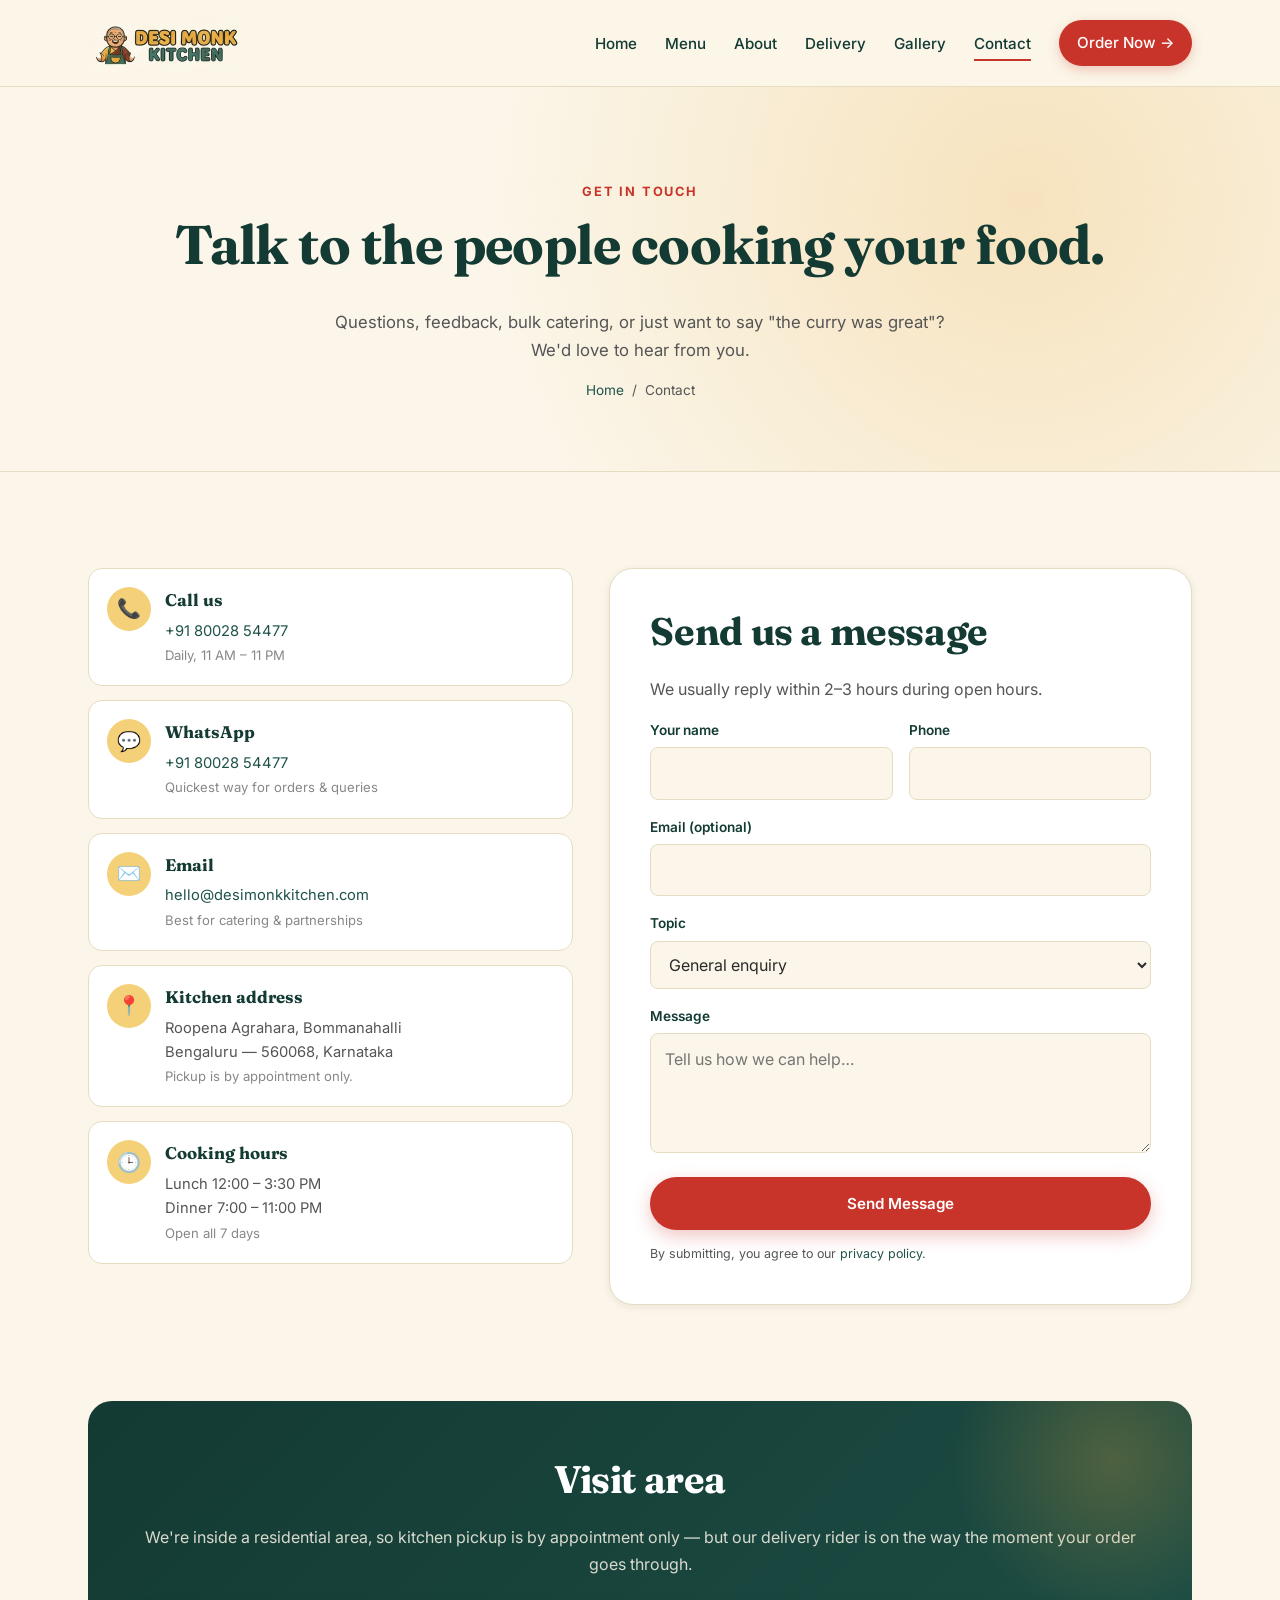
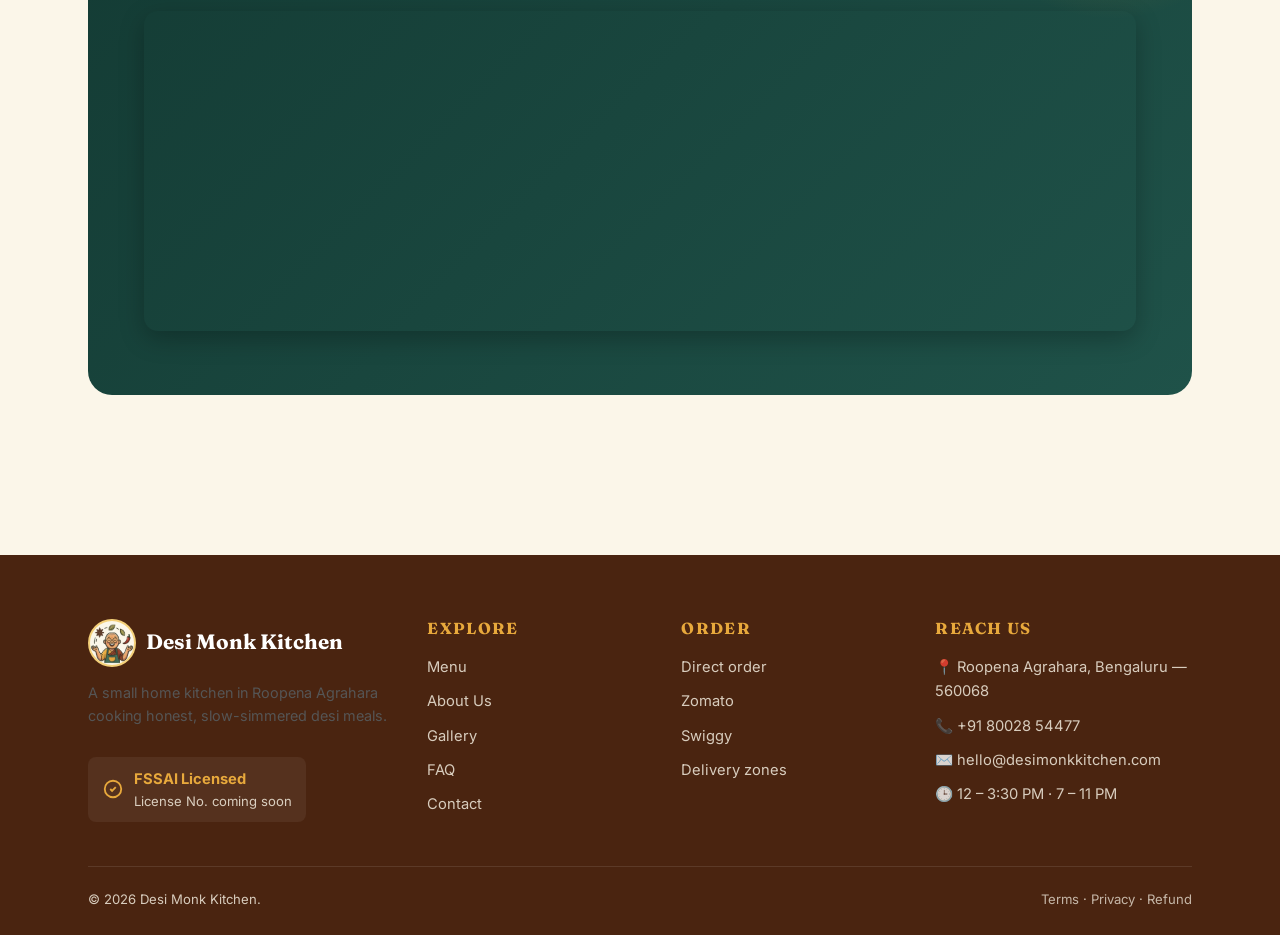
<file: contact.html>
<!doctype html>
<html lang="en">
<head>
<meta charset="utf-8">
<meta name="viewport" content="width=device-width, initial-scale=1">
<title>Contact Us — Phone, WhatsApp, Email | Desi Monk Kitchen</title>
<meta name="description" content="Get in touch with Desi Monk Kitchen. Located in Roopena Agrahara, Bengaluru — 560068. Call, WhatsApp, or fill the contact form for orders, feedback or bulk catering.">
<meta name="robots" content="index, follow">
<link rel="canonical" href="https://desimonkkitchen.com/contact.html">
<link rel="icon" type="image/png" sizes="32x32" href="assets/images/brand/favicon-32.png">
<link rel="apple-touch-icon" sizes="180x180" href="assets/images/brand/favicon-180.png">
<link rel="preconnect" href="https://fonts.googleapis.com"><link rel="preconnect" href="https://fonts.gstatic.com" crossorigin>
<link href="https://fonts.googleapis.com/css2?family=Fraunces:opsz,wght@9..144,500;9..144,700;9..144,800&family=Inter:wght@400;500;600;700&display=swap" rel="stylesheet">
<link rel="stylesheet" href="assets/css/style.css">
</head>
<body>

<header class="site-header">
  <nav class="nav" aria-label="Primary">
    <a href="index.html" class="brand" aria-label="Desi Monk Kitchen home"><img class="logo-img" src="assets/images/brand/logo-horizontal.png" alt="Desi Monk Kitchen"></a>
    <button class="nav-toggle" aria-label="Toggle menu" aria-expanded="false"><span></span><span></span><span></span></button>
    <ul class="nav-links">
      <li><a href="index.html">Home</a></li><li><a href="menu.html">Menu</a></li><li><a href="about.html">About</a></li><li><a href="delivery.html">Delivery</a></li><li><a href="gallery.html">Gallery</a></li><li><a href="contact.html">Contact</a></li><li><a href="order.html" class="nav-cta">Order Now →</a></li>
    </ul>
  </nav>
</header>

<section class="page-hero">
  <div class="container">
    <span class="eyebrow">Get in Touch</span>
    <h1>Talk to the people cooking your food.</h1>
    <p>Questions, feedback, bulk catering, or just want to say "the curry was great"? We'd love to hear from you.</p>
    <div class="breadcrumb"><a href="index.html">Home</a> &nbsp;/&nbsp; Contact</div>
  </div>
</section>

<section>
  <div class="container">
    <div class="contact-grid">

      <!-- Info column -->
      <div>
        <div class="info-block">
          <div class="ico">📞</div>
          <div>
            <strong>Call us</strong>
            <p><a href="tel:+918002854477">+91 80028 54477</a><br><span style="font-size:.82rem; opacity:.7;">Daily, 11 AM – 11 PM</span></p>
          </div>
        </div>

        <div class="info-block">
          <div class="ico">💬</div>
          <div>
            <strong>WhatsApp</strong>
            <p><a href="https://wa.me/918002854477">+91 80028 54477</a><br><span style="font-size:.82rem; opacity:.7;">Quickest way for orders &amp; queries</span></p>
          </div>
        </div>

        <div class="info-block">
          <div class="ico">✉️</div>
          <div>
            <strong>Email</strong>
            <p><a href="mailto:hello@desimonkkitchen.com">hello@desimonkkitchen.com</a><br><span style="font-size:.82rem; opacity:.7;">Best for catering &amp; partnerships</span></p>
          </div>
        </div>

        <div class="info-block">
          <div class="ico">📍</div>
          <div>
            <strong>Kitchen address</strong>
            <p>Roopena Agrahara, Bommanahalli<br>Bengaluru — 560068, Karnataka<br><span style="font-size:.82rem; opacity:.7;">Pickup is by appointment only.</span></p>
          </div>
        </div>

        <div class="info-block">
          <div class="ico">🕒</div>
          <div>
            <strong>Cooking hours</strong>
            <p>Lunch 12:00 – 3:30 PM<br>Dinner 7:00 – 11:00 PM<br><span style="font-size:.82rem; opacity:.7;">Open all 7 days</span></p>
          </div>
        </div>
      </div>

      <!-- Form -->
      <div class="form-card">
        <h2 style="margin-top:0;">Send us a message</h2>
        <p>We usually reply within 2–3 hours during open hours.</p>
        <form class="contact-form" action="mailto:hello@desimonkkitchen.com" method="post" enctype="text/plain">
          <div class="form-row cols-2">
            <div class="field"><label for="name">Your name</label><input type="text" id="name" name="name" required></div>
            <div class="field"><label for="phone">Phone</label><input type="tel" id="phone" name="phone" required></div>
          </div>
          <div class="form-row">
            <div class="field"><label for="email">Email (optional)</label><input type="email" id="email" name="email"></div>
          </div>
          <div class="form-row">
            <div class="field">
              <label for="subject">Topic</label>
              <select id="subject" name="subject">
                <option>General enquiry</option>
                <option>Order help</option>
                <option>Bulk / catering order</option>
                <option>Feedback / complaint</option>
                <option>Partnership</option>
              </select>
            </div>
          </div>
          <div class="form-row">
            <div class="field"><label for="message">Message</label><textarea id="message" name="message" required placeholder="Tell us how we can help…"></textarea></div>
          </div>
          <button type="submit" class="btn btn-primary" style="width:100%; justify-content:center;">Send Message</button>
          <p style="font-size:.78rem; color: var(--c-ink-soft); margin-top: 14px; margin-bottom:0;">By submitting, you agree to our <a href="privacy.html">privacy policy</a>.</p>
        </form>
      </div>

    </div>
  </div>
</section>

<!-- Map -->
<section style="padding-top:0;">
  <div class="container">
    <div class="zone reveal" style="grid-template-columns: 1fr; text-align: center;">
      <div>
        <h2>Visit area</h2>
        <p>We're inside a residential area, so kitchen pickup is by appointment only — but our delivery rider is on the way the moment your order goes through.</p>
        <div style="margin-top: 16px;">
          <iframe
            src="https://www.google.com/maps?q=Roopena+Agrahara,+Bengaluru&output=embed"
            width="100%" height="320" style="border:0; border-radius: var(--radius); margin-top: 18px; box-shadow: 0 8px 24px rgba(0,0,0,.25);"
            allowfullscreen="" loading="lazy" referrerpolicy="no-referrer-when-downgrade"
            title="Roopena Agrahara, Bangalore"></iframe>
        </div>
      </div>
    </div>
  </div>
</section>

<footer class="site-footer">
  <div class="container">
    <div class="footer-grid">
      <div class="brand-block"><div class="logo-row"><img src="assets/images/brand/monk-illustration.png" alt="">Desi Monk Kitchen</div><p>A small home kitchen in Roopena Agrahara cooking honest, slow-simmered desi meals.</p><div class="fssai-badge"><svg width="22" height="22" viewBox="0 0 24 24" fill="none" stroke="#E8A93C" stroke-width="2"><path d="M9 12l2 2 4-4m6 2a9 9 0 11-18 0 9 9 0 0118 0z"/></svg><span><strong>FSSAI Licensed</strong>License No. coming soon</span></div></div>
      <div><h4>Explore</h4><ul><li><a href="menu.html">Menu</a></li><li><a href="about.html">About Us</a></li><li><a href="gallery.html">Gallery</a></li><li><a href="faq.html">FAQ</a></li><li><a href="contact.html">Contact</a></li></ul></div>
      <div><h4>Order</h4><ul><li><a href="order.html">Direct order</a></li><li><a href="#">Zomato</a></li><li><a href="#">Swiggy</a></li><li><a href="delivery.html">Delivery zones</a></li></ul></div>
      <div><h4>Reach Us</h4><ul><li>📍 Roopena Agrahara, Bengaluru — 560068</li><li>📞 <a href="tel:+918002854477">+91 80028 54477</a></li><li>✉️ <a href="mailto:hello@desimonkkitchen.com">hello@desimonkkitchen.com</a></li><li>🕒 12 – 3:30 PM · 7 – 11 PM</li></ul></div>
    </div>
    <div class="footer-bottom"><div>© <span data-year>2026</span> Desi Monk Kitchen.</div><div><a href="terms.html">Terms</a> · <a href="privacy.html">Privacy</a> · <a href="refund.html">Refund</a></div></div>
  </div>
</footer>
<div class="sticky-order"><a href="tel:+918002854477" class="btn btn-outline">📞 Call</a><a href="order.html" class="btn btn-primary">Order Now →</a></div>
<script src="assets/js/main.js"></script>
</body>
</html>
</file>
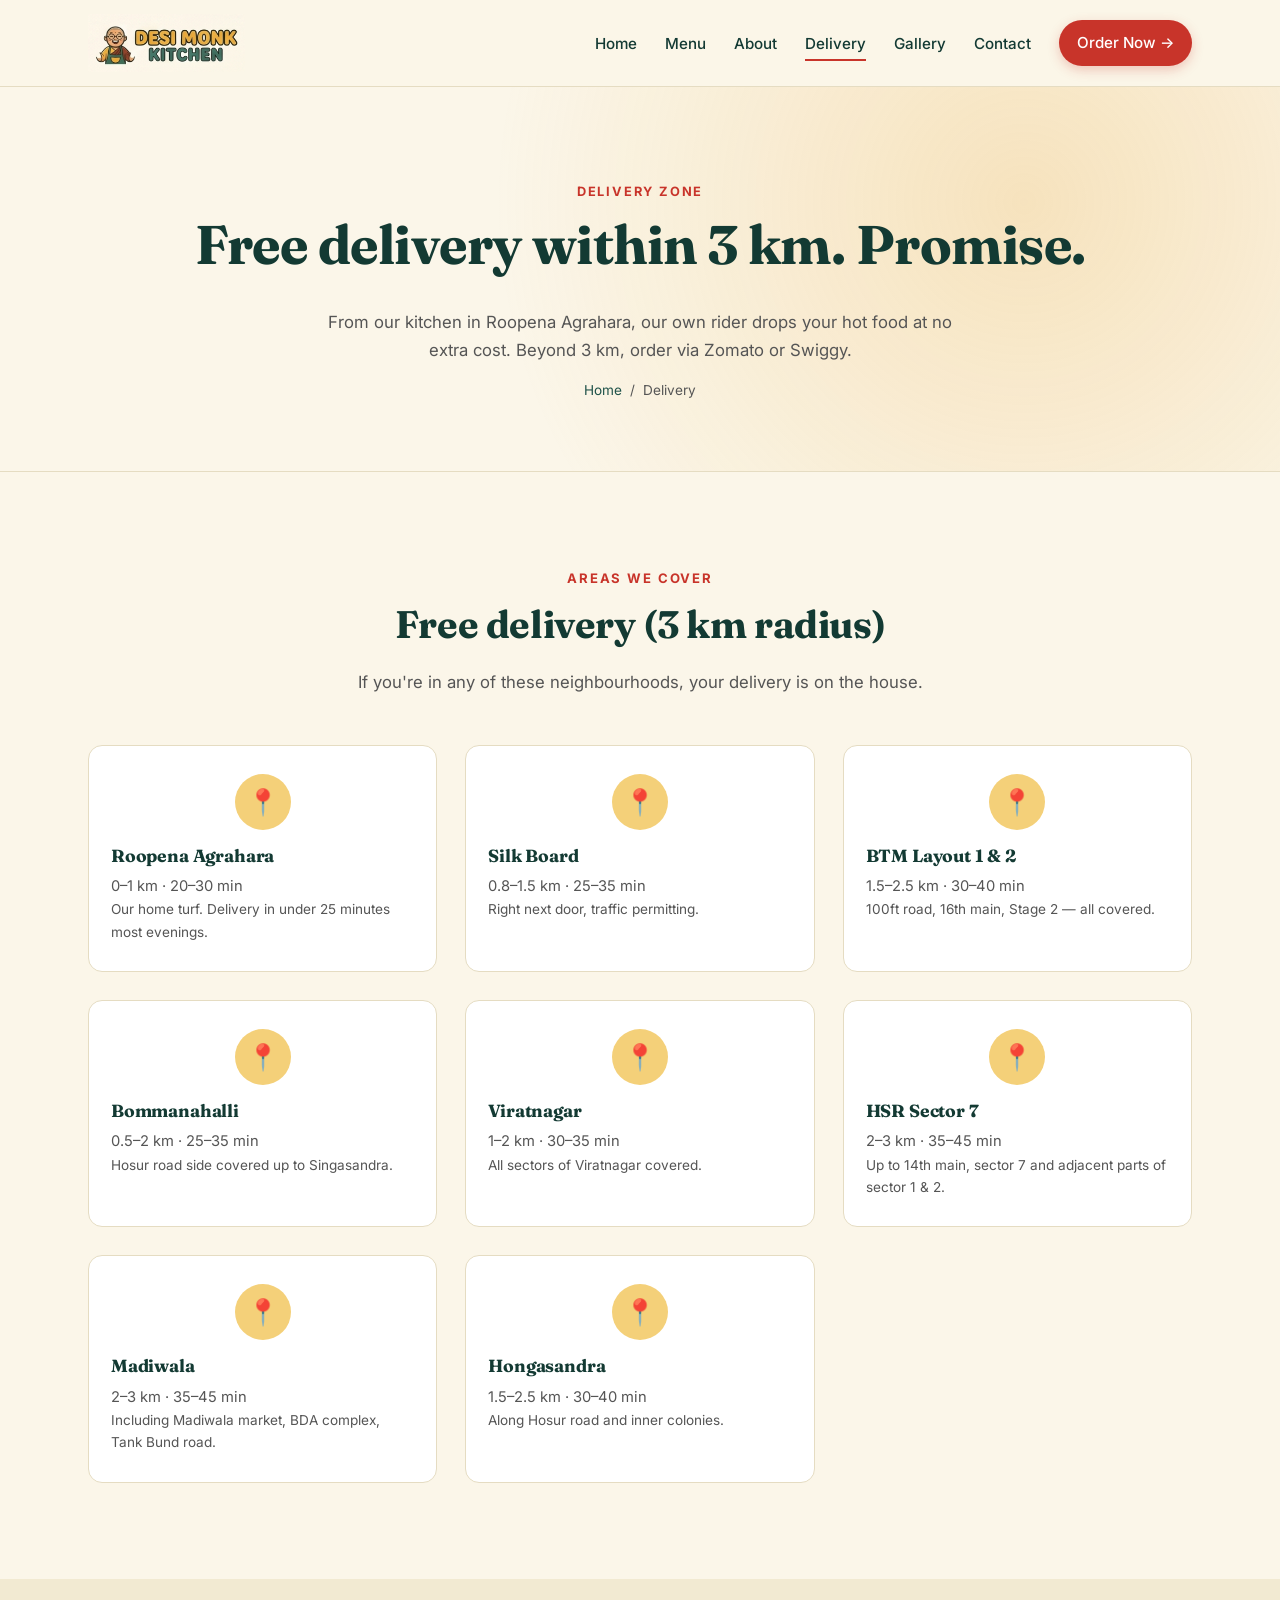
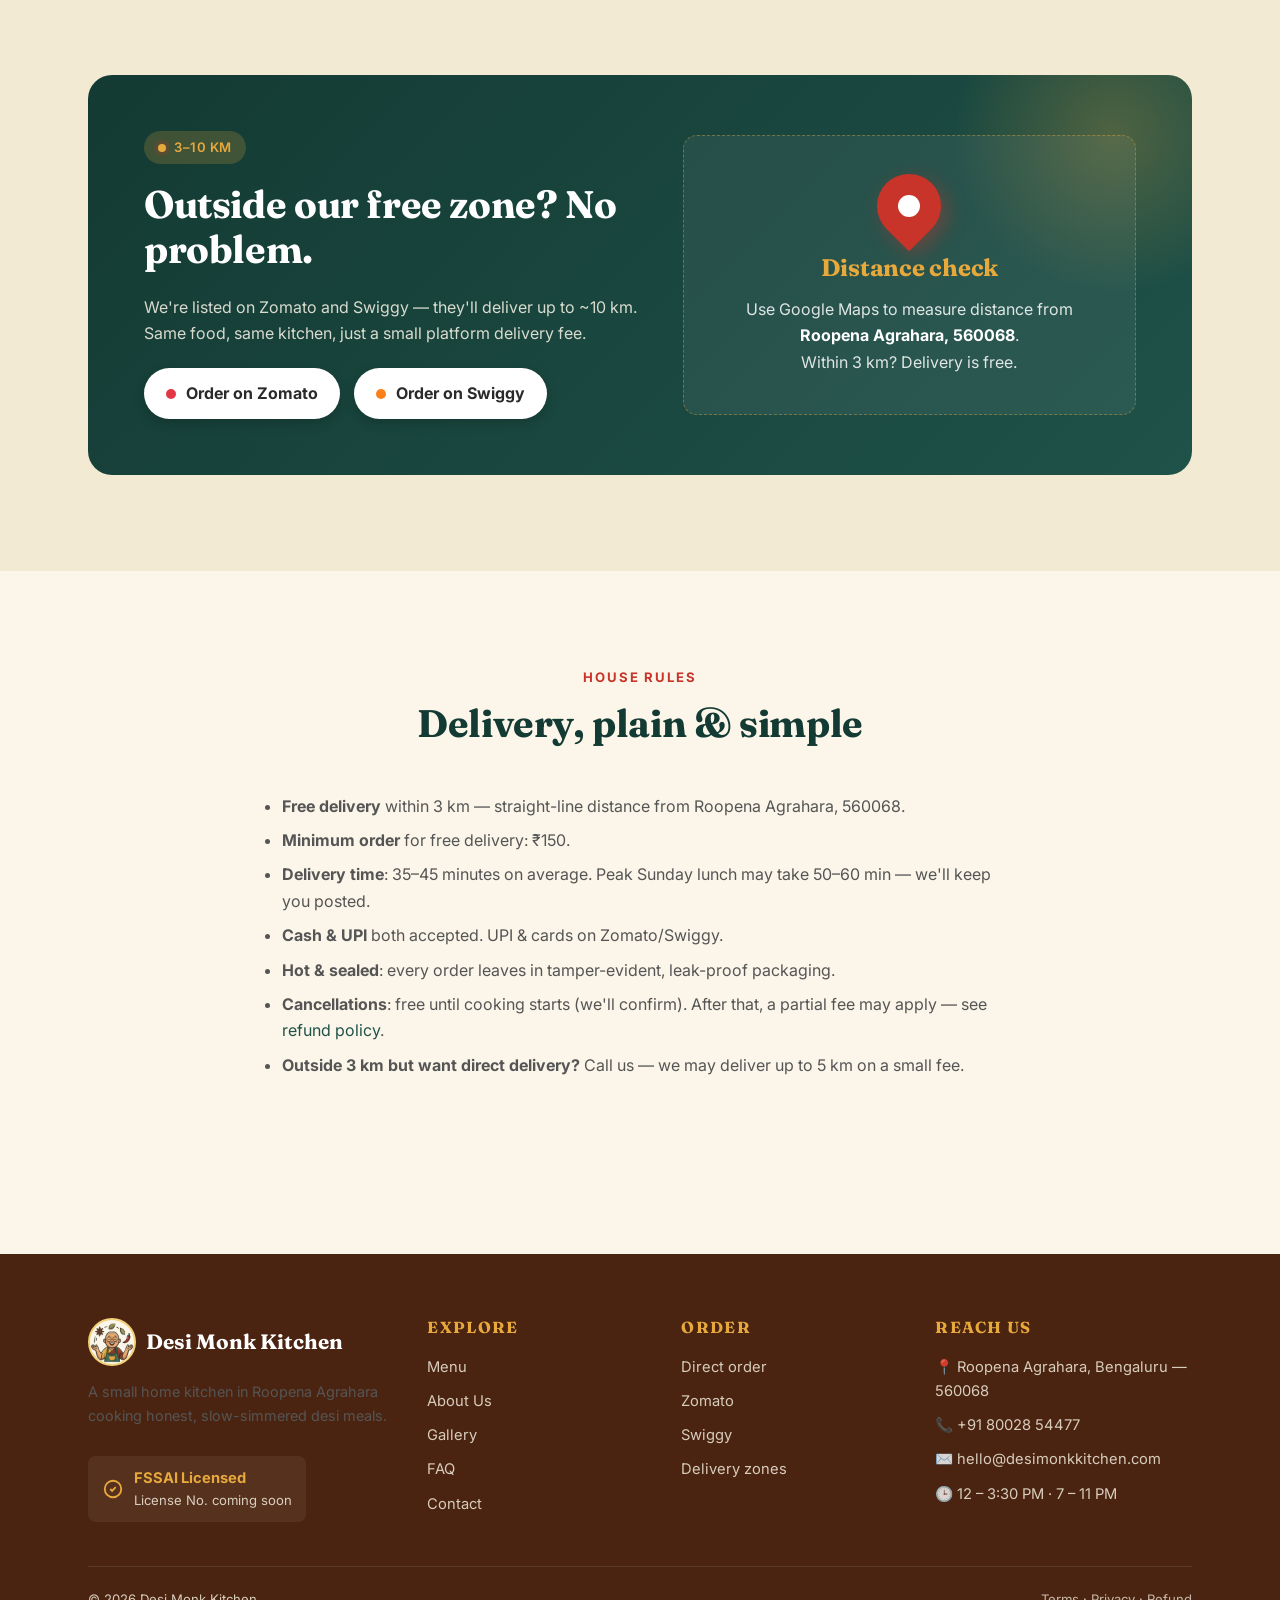
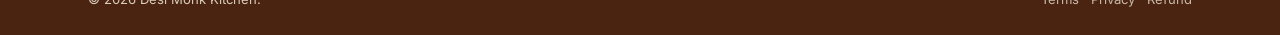
<file: delivery.html>
<!doctype html>
<html lang="en">
<head>
<meta charset="utf-8">
<meta name="viewport" content="width=device-width, initial-scale=1">
<title>Delivery Areas — Free Within 3 km of Roopena Agrahara | Desi Monk Kitchen</title>
<meta name="description" content="Free home delivery within 3 km of Roopena Agrahara — covers Silk Board, BTM Layout, Bommanahalli, Viratnagar, HSR Sector 7, Madiwala, Hongasandra. Beyond 3 km via Zomato & Swiggy.">
<meta name="robots" content="index, follow">
<link rel="canonical" href="https://desimonkkitchen.com/delivery.html">
<link rel="icon" type="image/png" sizes="32x32" href="assets/images/brand/favicon-32.png">
<link rel="apple-touch-icon" sizes="180x180" href="assets/images/brand/favicon-180.png">
<link rel="preconnect" href="https://fonts.googleapis.com"><link rel="preconnect" href="https://fonts.gstatic.com" crossorigin>
<link href="https://fonts.googleapis.com/css2?family=Fraunces:opsz,wght@9..144,500;9..144,700;9..144,800&family=Inter:wght@400;500;600;700&display=swap" rel="stylesheet">
<link rel="stylesheet" href="assets/css/style.css">
</head>
<body>

<header class="site-header">
  <nav class="nav" aria-label="Primary">
    <a href="index.html" class="brand" aria-label="Desi Monk Kitchen home"><img class="logo-img" src="assets/images/brand/logo-horizontal.png" alt="Desi Monk Kitchen"></a>
    <button class="nav-toggle" aria-label="Toggle menu" aria-expanded="false"><span></span><span></span><span></span></button>
    <ul class="nav-links"><li><a href="index.html">Home</a></li><li><a href="menu.html">Menu</a></li><li><a href="about.html">About</a></li><li><a href="delivery.html">Delivery</a></li><li><a href="gallery.html">Gallery</a></li><li><a href="contact.html">Contact</a></li><li><a href="order.html" class="nav-cta">Order Now →</a></li></ul>
  </nav>
</header>

<section class="page-hero">
  <div class="container">
    <span class="eyebrow">Delivery Zone</span>
    <h1>Free delivery within 3 km. Promise.</h1>
    <p>From our kitchen in Roopena Agrahara, our own rider drops your hot food at no extra cost. Beyond 3 km, order via Zomato or Swiggy.</p>
    <div class="breadcrumb"><a href="index.html">Home</a> &nbsp;/&nbsp; Delivery</div>
  </div>
</section>

<section>
  <div class="container">
    <div class="section-head reveal">
      <span class="eyebrow">Areas we cover</span>
      <h2>Free delivery (3 km radius)</h2>
      <p>If you're in any of these neighbourhoods, your delivery is on the house.</p>
    </div>

    <div class="dishes-grid">
      <div class="why-card" style="text-align:left;">
        <div class="icon">📍</div><h3>Roopena Agrahara</h3>
        <p>0–1 km · 20–30 min</p>
        <p style="font-size:.85rem;">Our home turf. Delivery in under 25 minutes most evenings.</p>
      </div>
      <div class="why-card" style="text-align:left;">
        <div class="icon">📍</div><h3>Silk Board</h3>
        <p>0.8–1.5 km · 25–35 min</p>
        <p style="font-size:.85rem;">Right next door, traffic permitting.</p>
      </div>
      <div class="why-card" style="text-align:left;">
        <div class="icon">📍</div><h3>BTM Layout 1 &amp; 2</h3>
        <p>1.5–2.5 km · 30–40 min</p>
        <p style="font-size:.85rem;">100ft road, 16th main, Stage 2 — all covered.</p>
      </div>
      <div class="why-card" style="text-align:left;">
        <div class="icon">📍</div><h3>Bommanahalli</h3>
        <p>0.5–2 km · 25–35 min</p>
        <p style="font-size:.85rem;">Hosur road side covered up to Singasandra.</p>
      </div>
      <div class="why-card" style="text-align:left;">
        <div class="icon">📍</div><h3>Viratnagar</h3>
        <p>1–2 km · 30–35 min</p>
        <p style="font-size:.85rem;">All sectors of Viratnagar covered.</p>
      </div>
      <div class="why-card" style="text-align:left;">
        <div class="icon">📍</div><h3>HSR Sector 7</h3>
        <p>2–3 km · 35–45 min</p>
        <p style="font-size:.85rem;">Up to 14th main, sector 7 and adjacent parts of sector 1 &amp; 2.</p>
      </div>
      <div class="why-card" style="text-align:left;">
        <div class="icon">📍</div><h3>Madiwala</h3>
        <p>2–3 km · 35–45 min</p>
        <p style="font-size:.85rem;">Including Madiwala market, BDA complex, Tank Bund road.</p>
      </div>
      <div class="why-card" style="text-align:left;">
        <div class="icon">📍</div><h3>Hongasandra</h3>
        <p>1.5–2.5 km · 30–40 min</p>
        <p style="font-size:.85rem;">Along Hosur road and inner colonies.</p>
      </div>
    </div>
  </div>
</section>

<!-- Beyond 3km -->
<section style="background: var(--c-cream-deep);">
  <div class="container">
    <div class="zone reveal">
      <div>
        <span class="hero-eyebrow" style="background: rgba(232, 169, 60, .2); color: var(--c-saffron);"><span class="dot" style="background: var(--c-saffron);"></span> 3–10 km</span>
        <h2>Outside our free zone? No problem.</h2>
        <p>We're listed on Zomato and Swiggy — they'll deliver up to ~10 km. Same food, same kitchen, just a small platform delivery fee.</p>
        <div class="order-partners" style="justify-content: flex-start;">
          <a class="partner-btn zomato" href="#"><span class="dot"></span> Order on Zomato</a>
          <a class="partner-btn swiggy" href="#"><span class="dot"></span> Order on Swiggy</a>
        </div>
      </div>
      <div class="zone-map">
        <div class="pin"></div>
        <h3>Distance check</h3>
        <p>Use Google Maps to measure distance from <strong style="color:#fff;">Roopena Agrahara, 560068</strong>.<br>Within 3 km? Delivery is free.</p>
      </div>
    </div>
  </div>
</section>

<!-- Delivery rules -->
<section>
  <div class="container">
    <div class="section-head reveal">
      <span class="eyebrow">House rules</span>
      <h2>Delivery, plain &amp; simple</h2>
    </div>
    <div class="prose">
      <ul>
        <li><strong>Free delivery</strong> within 3 km — straight-line distance from Roopena Agrahara, 560068.</li>
        <li><strong>Minimum order</strong> for free delivery: ₹150.</li>
        <li><strong>Delivery time</strong>: 35–45 minutes on average. Peak Sunday lunch may take 50–60 min — we'll keep you posted.</li>
        <li><strong>Cash &amp; UPI</strong> both accepted. UPI &amp; cards on Zomato/Swiggy.</li>
        <li><strong>Hot &amp; sealed</strong>: every order leaves in tamper-evident, leak-proof packaging.</li>
        <li><strong>Cancellations</strong>: free until cooking starts (we'll confirm). After that, a partial fee may apply — see <a href="refund.html">refund policy</a>.</li>
        <li><strong>Outside 3 km but want direct delivery?</strong> Call us — we may deliver up to 5 km on a small fee.</li>
      </ul>
    </div>
  </div>
</section>

<footer class="site-footer">
  <div class="container">
    <div class="footer-grid">
      <div class="brand-block"><div class="logo-row"><img src="assets/images/brand/monk-illustration.png" alt="">Desi Monk Kitchen</div><p>A small home kitchen in Roopena Agrahara cooking honest, slow-simmered desi meals.</p><div class="fssai-badge"><svg width="22" height="22" viewBox="0 0 24 24" fill="none" stroke="#E8A93C" stroke-width="2"><path d="M9 12l2 2 4-4m6 2a9 9 0 11-18 0 9 9 0 0118 0z"/></svg><span><strong>FSSAI Licensed</strong>License No. coming soon</span></div></div>
      <div><h4>Explore</h4><ul><li><a href="menu.html">Menu</a></li><li><a href="about.html">About Us</a></li><li><a href="gallery.html">Gallery</a></li><li><a href="faq.html">FAQ</a></li><li><a href="contact.html">Contact</a></li></ul></div>
      <div><h4>Order</h4><ul><li><a href="order.html">Direct order</a></li><li><a href="#">Zomato</a></li><li><a href="#">Swiggy</a></li><li><a href="delivery.html">Delivery zones</a></li></ul></div>
      <div><h4>Reach Us</h4><ul><li>📍 Roopena Agrahara, Bengaluru — 560068</li><li>📞 <a href="tel:+918002854477">+91 80028 54477</a></li><li>✉️ <a href="mailto:hello@desimonkkitchen.com">hello@desimonkkitchen.com</a></li><li>🕒 12 – 3:30 PM · 7 – 11 PM</li></ul></div>
    </div>
    <div class="footer-bottom"><div>© <span data-year>2026</span> Desi Monk Kitchen.</div><div><a href="terms.html">Terms</a> · <a href="privacy.html">Privacy</a> · <a href="refund.html">Refund</a></div></div>
  </div>
</footer>
<div class="sticky-order"><a href="tel:+918002854477" class="btn btn-outline">📞 Call</a><a href="order.html" class="btn btn-primary">Order Now →</a></div>
<script src="assets/js/main.js"></script>
</body>
</html>
</file>
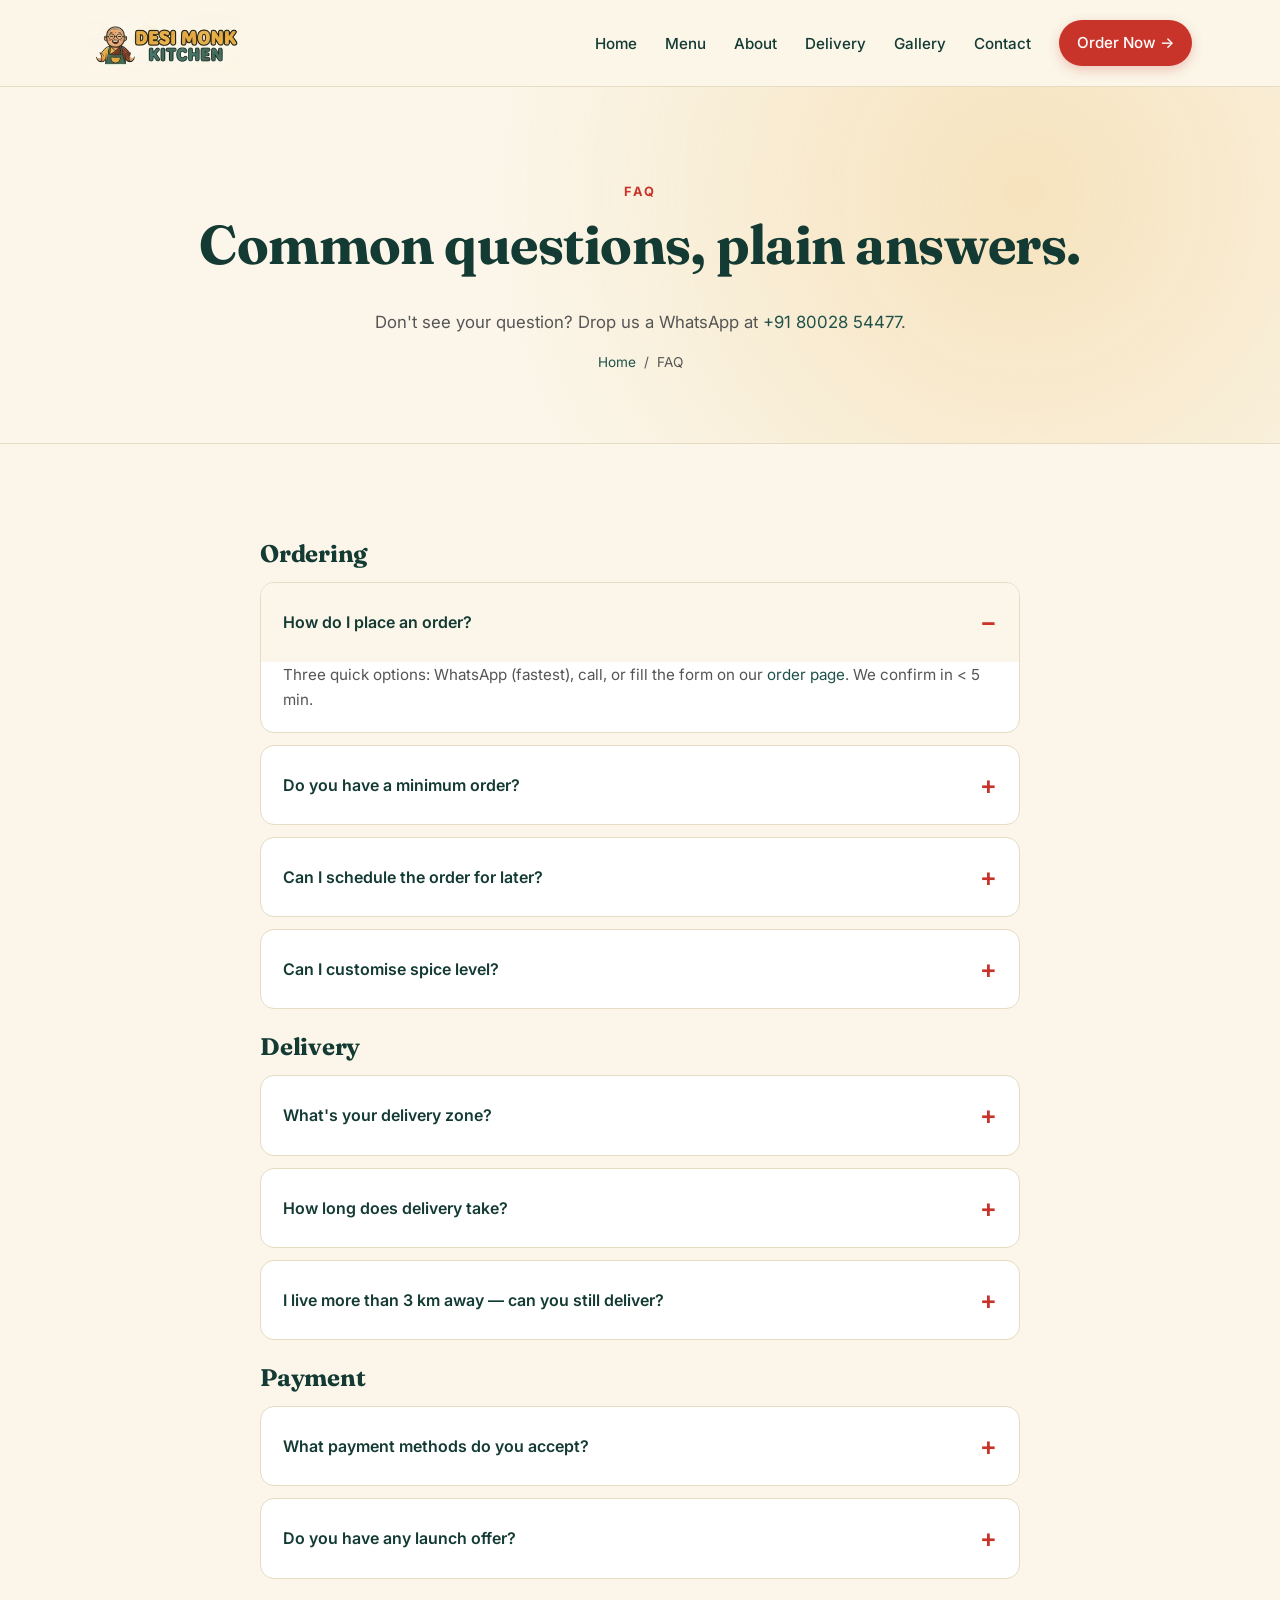
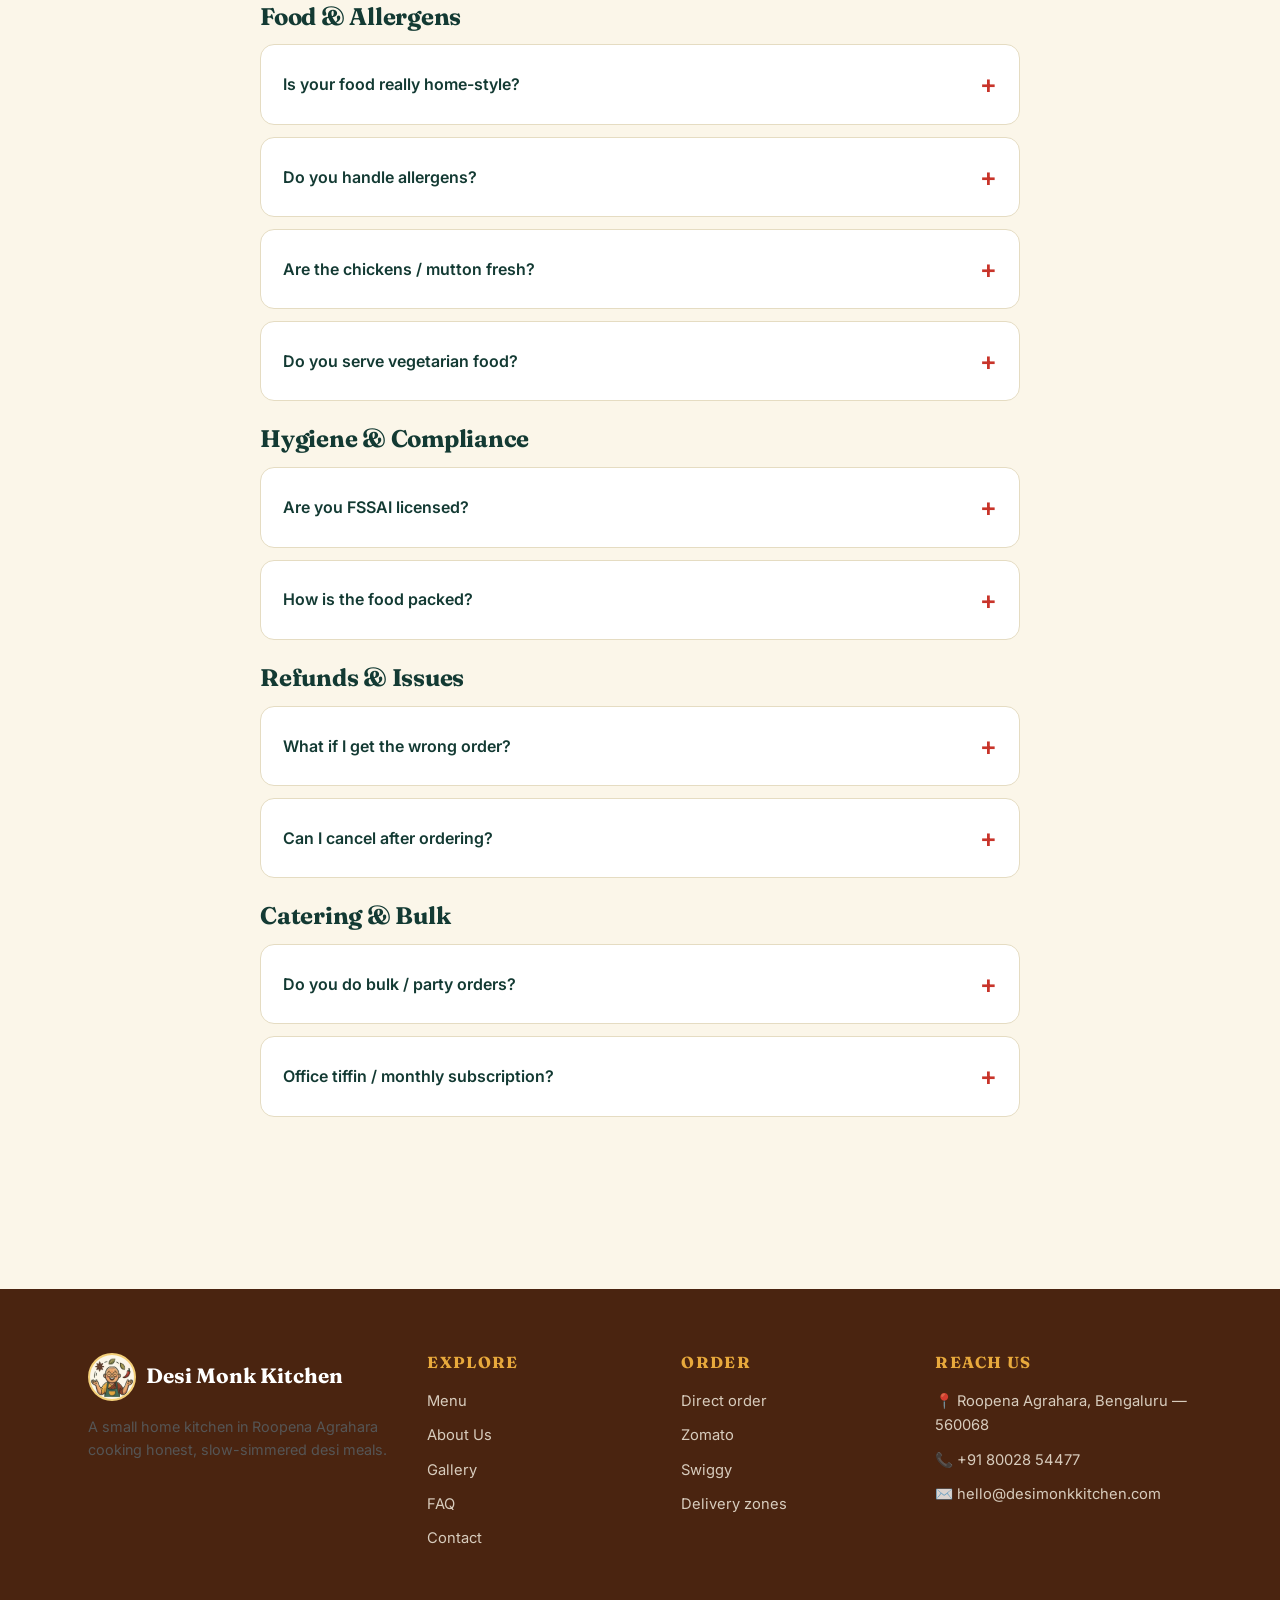
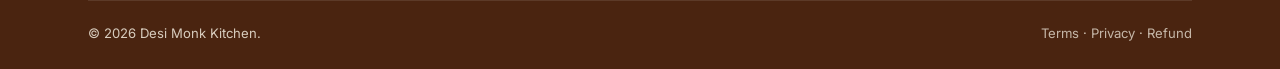
<file: faq.html>
<!doctype html>
<html lang="en">
<head>
<meta charset="utf-8">
<meta name="viewport" content="width=device-width, initial-scale=1">
<title>FAQ — Frequently Asked Questions | Desi Monk Kitchen</title>
<meta name="description" content="Answers to common questions about ordering, delivery zones, payment, hygiene, allergens and more from Desi Monk Kitchen, Bangalore.">
<meta name="robots" content="index, follow">
<link rel="canonical" href="https://desimonkkitchen.com/faq.html">
<link rel="icon" type="image/png" sizes="32x32" href="assets/images/brand/favicon-32.png">
<link rel="apple-touch-icon" sizes="180x180" href="assets/images/brand/favicon-180.png">
<link rel="preconnect" href="https://fonts.googleapis.com"><link rel="preconnect" href="https://fonts.gstatic.com" crossorigin>
<link href="https://fonts.googleapis.com/css2?family=Fraunces:opsz,wght@9..144,500;9..144,700;9..144,800&family=Inter:wght@400;500;600;700&display=swap" rel="stylesheet">
<link rel="stylesheet" href="assets/css/style.css">

<script type="application/ld+json">
{
  "@context": "https://schema.org",
  "@type": "FAQPage",
  "mainEntity": [
    { "@type": "Question", "name": "Where do you deliver?", "acceptedAnswer": { "@type": "Answer", "text": "Free delivery within 3 km of Roopena Agrahara including Silk Board, BTM Layout, Bommanahalli, Viratnagar, HSR Sector 7, Madiwala and Hongasandra. Beyond 3 km please order via Zomato or Swiggy." } },
    { "@type": "Question", "name": "How long does delivery take?", "acceptedAnswer": { "@type": "Answer", "text": "35–45 minutes on average from order confirmation. Mutton orders may take longer because they are slow-cooked for 90 minutes." } },
    { "@type": "Question", "name": "Are you FSSAI licensed?", "acceptedAnswer": { "@type": "Answer", "text": "Yes, we are FSSAI registered. Hygiene, food-grade packaging and trained handling are our priorities." } },
    { "@type": "Question", "name": "What is the minimum order value?", "acceptedAnswer": { "@type": "Answer", "text": "₹150 for free delivery within 3 km on direct orders." } },
    { "@type": "Question", "name": "Can I pay cash on delivery?", "acceptedAnswer": { "@type": "Answer", "text": "Yes, we accept cash and UPI on direct orders. Online platforms have their own payment options." } }
  ]
}
</script>
</head>
<body>

<header class="site-header">
  <nav class="nav" aria-label="Primary">
    <a href="index.html" class="brand" aria-label="Desi Monk Kitchen home"><img class="logo-img" src="assets/images/brand/logo-horizontal.png" alt="Desi Monk Kitchen"></a>
    <button class="nav-toggle" aria-label="Toggle menu" aria-expanded="false"><span></span><span></span><span></span></button>
    <ul class="nav-links"><li><a href="index.html">Home</a></li><li><a href="menu.html">Menu</a></li><li><a href="about.html">About</a></li><li><a href="delivery.html">Delivery</a></li><li><a href="gallery.html">Gallery</a></li><li><a href="contact.html">Contact</a></li><li><a href="order.html" class="nav-cta">Order Now →</a></li></ul>
  </nav>
</header>

<section class="page-hero">
  <div class="container">
    <span class="eyebrow">FAQ</span>
    <h1>Common questions, plain answers.</h1>
    <p>Don't see your question? Drop us a WhatsApp at <a href="https://wa.me/918002854477">+91 80028 54477</a>.</p>
    <div class="breadcrumb"><a href="index.html">Home</a> &nbsp;/&nbsp; FAQ</div>
  </div>
</section>

<section>
  <div class="container">
    <div class="prose">

      <h3 style="margin-top:0;">Ordering</h3>
      <details class="faq" open>
        <summary>How do I place an order?</summary>
        <div class="body">Three quick options: WhatsApp (fastest), call, or fill the form on our <a href="order.html">order page</a>. We confirm in &lt; 5 min.</div>
      </details>
      <details class="faq">
        <summary>Do you have a minimum order?</summary>
        <div class="body">Yes — ₹150 for free delivery within 3 km. No minimum on Zomato / Swiggy (their fees apply).</div>
      </details>
      <details class="faq">
        <summary>Can I schedule the order for later?</summary>
        <div class="body">Absolutely. Mention your preferred time — we cook to that slot, not before, so it arrives hot.</div>
      </details>
      <details class="faq">
        <summary>Can I customise spice level?</summary>
        <div class="body">Yes — say mild, medium or spicy. We can also do "extra masala" or "low oil" on request.</div>
      </details>

      <h3>Delivery</h3>
      <details class="faq">
        <summary>What's your delivery zone?</summary>
        <div class="body">Free within 3 km from Roopena Agrahara — Silk Board, BTM, Bommanahalli, Viratnagar, HSR Sector 7, Madiwala, Hongasandra. See <a href="delivery.html">delivery page</a> for full list.</div>
      </details>
      <details class="faq">
        <summary>How long does delivery take?</summary>
        <div class="body">35–45 minutes average from confirmation. Mutton dishes need ~60 min as they're slow-cooked. Sunday lunch peak may add 10–15 min.</div>
      </details>
      <details class="faq">
        <summary>I live more than 3 km away — can you still deliver?</summary>
        <div class="body">Yes, on Zomato or Swiggy (up to ~10 km). For 3–5 km direct delivery, call us — a small fee may apply.</div>
      </details>

      <h3>Payment</h3>
      <details class="faq">
        <summary>What payment methods do you accept?</summary>
        <div class="body">Cash on delivery and UPI for direct orders. Cards/wallets/UPI on Zomato/Swiggy.</div>
      </details>
      <details class="faq">
        <summary>Do you have any launch offer?</summary>
        <div class="body">Yes — free delivery within 3 km and ₹50 off your first direct order (min ₹150). It's a launch offer on direct orders; early customers also get loyalty perks.</div>
      </details>

      <h3>Food &amp; Allergens</h3>
      <details class="faq">
        <summary>Is your food really home-style?</summary>
        <div class="body">Yes — we cook in a small home kitchen, the same place our family eats from. No commercial griddles, no factory-made gravies.</div>
      </details>
      <details class="faq">
        <summary>Do you handle allergens?</summary>
        <div class="body">We use dairy, wheat, eggs, mustard, nuts &amp; ghee in the kitchen. We can avoid specific items on request, but cannot guarantee a fully allergen-free environment.</div>
      </details>
      <details class="faq">
        <summary>Are the chickens / mutton fresh?</summary>
        <div class="body">Yes — picked fresh each morning from a trusted local butcher. Never frozen, never re-frozen.</div>
      </details>
      <details class="faq">
        <summary>Do you serve vegetarian food?</summary>
        <div class="body">Yes — plain rice, soft chapati &amp; fresh salad. We're working on adding more veg items based on demand.</div>
      </details>

      <h3>Hygiene &amp; Compliance</h3>
      <details class="faq">
        <summary>Are you FSSAI licensed?</summary>
        <div class="body">Yes — we are FSSAI registered. License number will be displayed on the website &amp; on packaging soon.</div>
      </details>
      <details class="faq">
        <summary>How is the food packed?</summary>
        <div class="body">Tamper-evident, leak-proof, food-grade containers. Sealed before dispatch. Cold packs &amp; insulation for longer routes.</div>
      </details>

      <h3>Refunds &amp; Issues</h3>
      <details class="faq">
        <summary>What if I get the wrong order?</summary>
        <div class="body">Full refund or replacement, your choice. WhatsApp us within 30 minutes of delivery.</div>
      </details>
      <details class="faq">
        <summary>Can I cancel after ordering?</summary>
        <div class="body">Free until cooking starts. After that a 40% charge applies. See full <a href="refund.html">refund policy</a>.</div>
      </details>

      <h3>Catering &amp; Bulk</h3>
      <details class="faq">
        <summary>Do you do bulk / party orders?</summary>
        <div class="body">Yes — for 10+ people, please order at least 24 hours in advance. Email <a href="mailto:hello@desimonkkitchen.com">hello@desimonkkitchen.com</a>.</div>
      </details>
      <details class="faq">
        <summary>Office tiffin / monthly subscription?</summary>
        <div class="body">In planning. WhatsApp us &amp; we'll add you to the early-access list.</div>
      </details>

    </div>
  </div>
</section>

<footer class="site-footer">
  <div class="container">
    <div class="footer-grid">
      <div class="brand-block"><div class="logo-row"><img src="assets/images/brand/monk-illustration.png" alt="">Desi Monk Kitchen</div><p>A small home kitchen in Roopena Agrahara cooking honest, slow-simmered desi meals.</p></div>
      <div><h4>Explore</h4><ul><li><a href="menu.html">Menu</a></li><li><a href="about.html">About Us</a></li><li><a href="gallery.html">Gallery</a></li><li><a href="faq.html">FAQ</a></li><li><a href="contact.html">Contact</a></li></ul></div>
      <div><h4>Order</h4><ul><li><a href="order.html">Direct order</a></li><li><a href="#">Zomato</a></li><li><a href="#">Swiggy</a></li><li><a href="delivery.html">Delivery zones</a></li></ul></div>
      <div><h4>Reach Us</h4><ul><li>📍 Roopena Agrahara, Bengaluru — 560068</li><li>📞 <a href="tel:+918002854477">+91 80028 54477</a></li><li>✉️ <a href="mailto:hello@desimonkkitchen.com">hello@desimonkkitchen.com</a></li></ul></div>
    </div>
    <div class="footer-bottom"><div>© <span data-year>2026</span> Desi Monk Kitchen.</div><div><a href="terms.html">Terms</a> · <a href="privacy.html">Privacy</a> · <a href="refund.html">Refund</a></div></div>
  </div>
</footer>
<div class="sticky-order"><a href="tel:+918002854477" class="btn btn-outline">📞 Call</a><a href="order.html" class="btn btn-primary">Order Now →</a></div>
<script src="assets/js/main.js"></script>
</body>
</html>
</file>
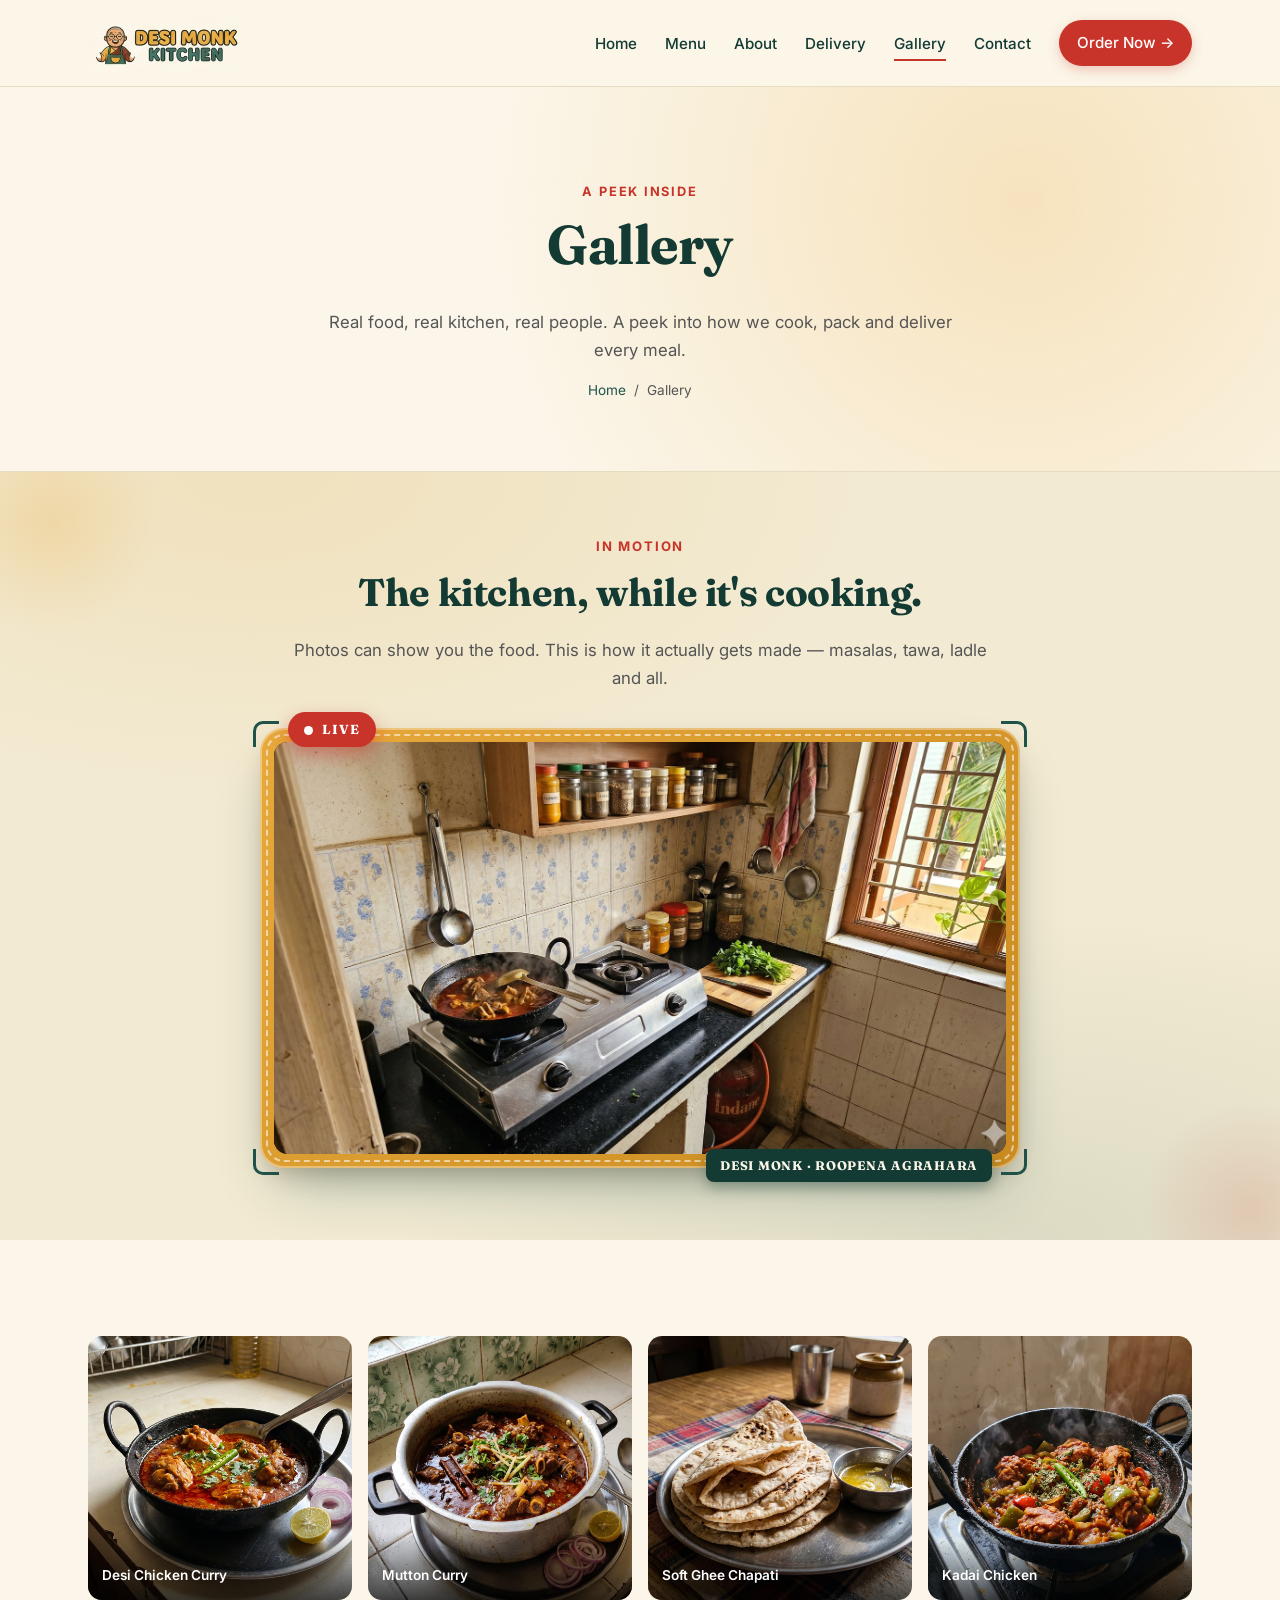
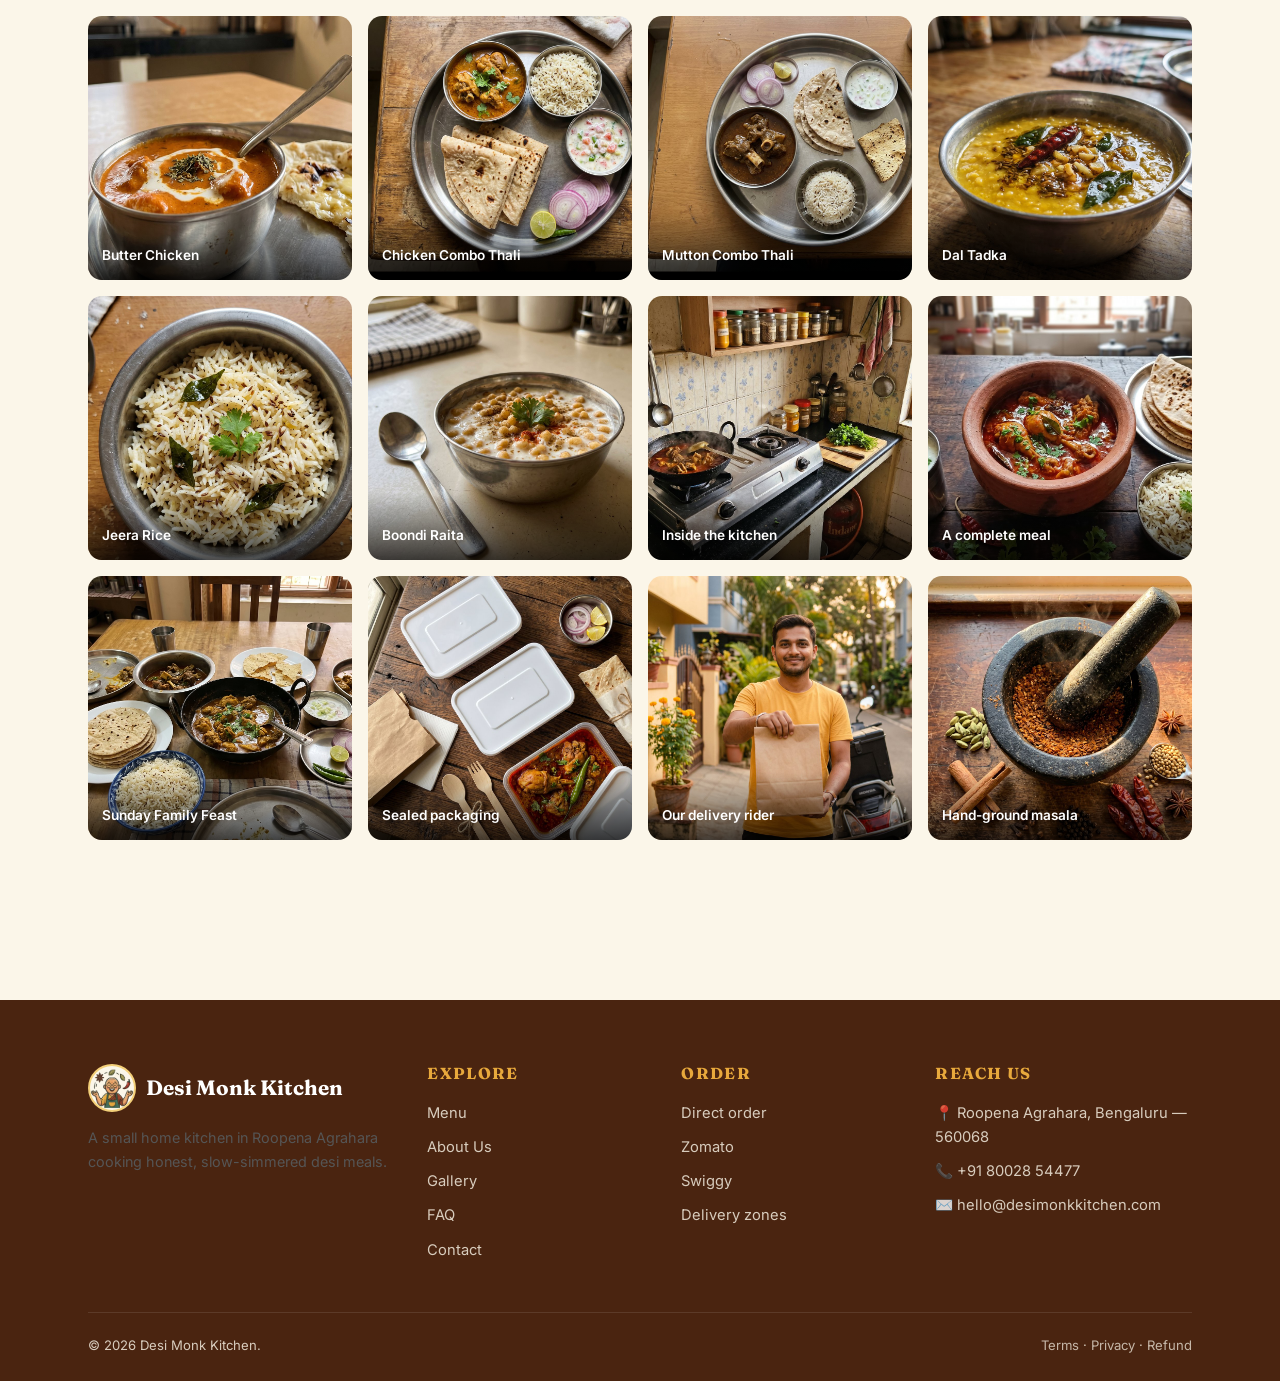
<file: gallery.html>
<!doctype html>
<html lang="en">
<head>
<meta charset="utf-8">
<meta name="viewport" content="width=device-width, initial-scale=1">
<title>Gallery — Food &amp; Kitchen Photos | Desi Monk Kitchen</title>
<meta name="description" content="A peek into our kitchen and a closer look at the dishes — chicken curry, mutton curry, chapati, meal combos &amp; more from Desi Monk Kitchen, Bangalore.">
<meta name="robots" content="index, follow">
<link rel="canonical" href="https://desimonkkitchen.com/gallery.html">
<link rel="icon" type="image/png" sizes="32x32" href="assets/images/brand/favicon-32.png">
<link rel="apple-touch-icon" sizes="180x180" href="assets/images/brand/favicon-180.png">
<link rel="preconnect" href="https://fonts.googleapis.com"><link rel="preconnect" href="https://fonts.gstatic.com" crossorigin>
<link href="https://fonts.googleapis.com/css2?family=Fraunces:opsz,wght@9..144,500;9..144,700;9..144,800&family=Inter:wght@400;500;600;700&display=swap" rel="stylesheet">
<link rel="stylesheet" href="assets/css/style.css">
</head>
<body>

<header class="site-header">
  <nav class="nav" aria-label="Primary">
    <a href="index.html" class="brand" aria-label="Desi Monk Kitchen home"><img class="logo-img" src="assets/images/brand/logo-horizontal.png" alt="Desi Monk Kitchen"></a>
    <button class="nav-toggle" aria-label="Toggle menu" aria-expanded="false"><span></span><span></span><span></span></button>
    <ul class="nav-links"><li><a href="index.html">Home</a></li><li><a href="menu.html">Menu</a></li><li><a href="about.html">About</a></li><li><a href="delivery.html">Delivery</a></li><li><a href="gallery.html">Gallery</a></li><li><a href="contact.html">Contact</a></li><li><a href="order.html" class="nav-cta">Order Now →</a></li></ul>
  </nav>
</header>

<section class="page-hero">
  <div class="container">
    <span class="eyebrow">A peek inside</span>
    <h1>Gallery</h1>
    <p>Real food, real kitchen, real people. A peek into how we cook, pack and deliver every meal.</p>
    <div class="breadcrumb"><a href="index.html">Home</a> &nbsp;/&nbsp; Gallery</div>
  </div>
</section>

<!-- ===== Kitchen Live Video ===== -->
<section class="video-showcase">
  <div class="container">
    <div class="section-head reveal">
      <span class="eyebrow">In motion</span>
      <h2>The kitchen, while it's cooking.</h2>
      <p>Photos can show you the food. This is how it actually gets made — masalas, tawa, ladle and all.</p>
    </div>
    <div class="video-frame reveal">
      <span class="video-tag">Live</span>
      <span class="video-corner tl"></span>
      <span class="video-corner tr"></span>
      <span class="video-corner bl"></span>
      <span class="video-corner br"></span>
      <div class="video-player" aria-label="Looping clips of our kitchen at work">
        <video class="vp-clip vp-active" src="assets/video/kitchen-loop.mp4"   muted playsinline preload="auto"     poster="assets/images/food/kitchen-interior.jpg"></video>
        <video class="vp-clip"           src="assets/video/kitchen-loop-2.mp4" muted playsinline preload="metadata"></video>
        <video class="vp-clip"           src="assets/video/kitchen-loop-3.mp4" muted playsinline preload="metadata"></video>
      </div>
      <span class="video-stamp">Desi Monk · Roopena Agrahara</span>
    </div>
  </div>
</section>

<section>
  <div class="container">
    <div class="gallery-grid">
      <div class="gallery-item" data-prompt="chicken-curry"><img src="assets/images/food/chicken-curry.jpg" alt="Desi Chicken Curry" loading="lazy"><div class="label">Desi Chicken Curry</div></div>
      <div class="gallery-item" data-prompt="mutton-curry"><img src="assets/images/food/mutton-curry.jpg" alt="Mutton Curry" loading="lazy"><div class="label">Mutton Curry</div></div>
      <div class="gallery-item" data-prompt="chapati"><img src="assets/images/food/chapati.jpg" alt="Soft Ghee Chapati" loading="lazy"><div class="label">Soft Ghee Chapati</div></div>
      <div class="gallery-item" data-prompt="kadai-chicken"><img src="assets/images/food/kadai-chicken.jpg" alt="Kadai Chicken" loading="lazy"><div class="label">Kadai Chicken</div></div>
      <div class="gallery-item" data-prompt="butter-chicken"><img src="assets/images/food/butter-chicken.jpg" alt="Butter Chicken" loading="lazy"><div class="label">Butter Chicken</div></div>
      <div class="gallery-item" data-prompt="meal-combo-chicken"><img src="assets/images/food/meal-combo-chicken.jpg" alt="Chicken Combo Thali" loading="lazy"><div class="label">Chicken Combo Thali</div></div>
      <div class="gallery-item" data-prompt="meal-combo-mutton"><img src="assets/images/food/meal-combo-mutton.jpg" alt="Mutton Combo Thali" loading="lazy"><div class="label">Mutton Combo Thali</div></div>
      <div class="gallery-item" data-prompt="dal-tadka"><img src="assets/images/food/dal-tadka.jpg" alt="Dal Tadka" loading="lazy"><div class="label">Dal Tadka</div></div>
      <div class="gallery-item" data-prompt="jeera-rice"><img src="assets/images/food/jeera-rice.jpg" alt="Jeera Rice" loading="lazy"><div class="label">Jeera Rice</div></div>
      <div class="gallery-item" data-prompt="raita"><img src="assets/images/food/raita.jpg" alt="Boondi Raita" loading="lazy"><div class="label">Boondi Raita</div></div>
      <div class="gallery-item" data-prompt="kitchen"><img src="assets/images/food/kitchen-interior.jpg" alt="Inside our kitchen" loading="lazy"><div class="label">Inside the kitchen</div></div>
      <div class="gallery-item" data-prompt="hero-spread"><img src="assets/images/food/hero-curry-spread.jpg" alt="Chicken handi spread" loading="lazy"><div class="label">A complete meal</div></div>
      <div class="gallery-item" data-prompt="sunday-feast"><img src="assets/images/food/sunday-feast.jpg" alt="Family Sunday feast" loading="lazy"><div class="label">Sunday Family Feast</div></div>
      <div class="gallery-item" data-prompt="packing"><img src="assets/images/food/sealed-packaging.jpg" alt="Sealed take-away food packaging" loading="lazy"><div class="label">Sealed packaging</div></div>
      <div class="gallery-item" data-prompt="rider"><img src="assets/images/food/delivery-rider.jpg" alt="Our delivery rider with food bag" loading="lazy"><div class="label">Our delivery rider</div></div>
      <div class="gallery-item" data-prompt="masala"><img src="assets/images/food/hand-ground-masala.jpg" alt="Hand-ground masala in a stone mortar" loading="lazy"><div class="label">Hand-ground masala</div></div>
    </div>

  </div>
</section>

<footer class="site-footer">
  <div class="container">
    <div class="footer-grid">
      <div class="brand-block"><div class="logo-row"><img src="assets/images/brand/monk-illustration.png" alt="">Desi Monk Kitchen</div><p>A small home kitchen in Roopena Agrahara cooking honest, slow-simmered desi meals.</p></div>
      <div><h4>Explore</h4><ul><li><a href="menu.html">Menu</a></li><li><a href="about.html">About Us</a></li><li><a href="gallery.html">Gallery</a></li><li><a href="faq.html">FAQ</a></li><li><a href="contact.html">Contact</a></li></ul></div>
      <div><h4>Order</h4><ul><li><a href="order.html">Direct order</a></li><li><a href="#">Zomato</a></li><li><a href="#">Swiggy</a></li><li><a href="delivery.html">Delivery zones</a></li></ul></div>
      <div><h4>Reach Us</h4><ul><li>📍 Roopena Agrahara, Bengaluru — 560068</li><li>📞 <a href="tel:+918002854477">+91 80028 54477</a></li><li>✉️ <a href="mailto:hello@desimonkkitchen.com">hello@desimonkkitchen.com</a></li></ul></div>
    </div>
    <div class="footer-bottom"><div>© <span data-year>2026</span> Desi Monk Kitchen.</div><div><a href="terms.html">Terms</a> · <a href="privacy.html">Privacy</a> · <a href="refund.html">Refund</a></div></div>
  </div>
</footer>
<div class="sticky-order"><a href="tel:+918002854477" class="btn btn-outline">📞 Call</a><a href="order.html" class="btn btn-primary">Order Now →</a></div>
<script src="assets/js/main.js"></script>
</body>
</html>
</file>
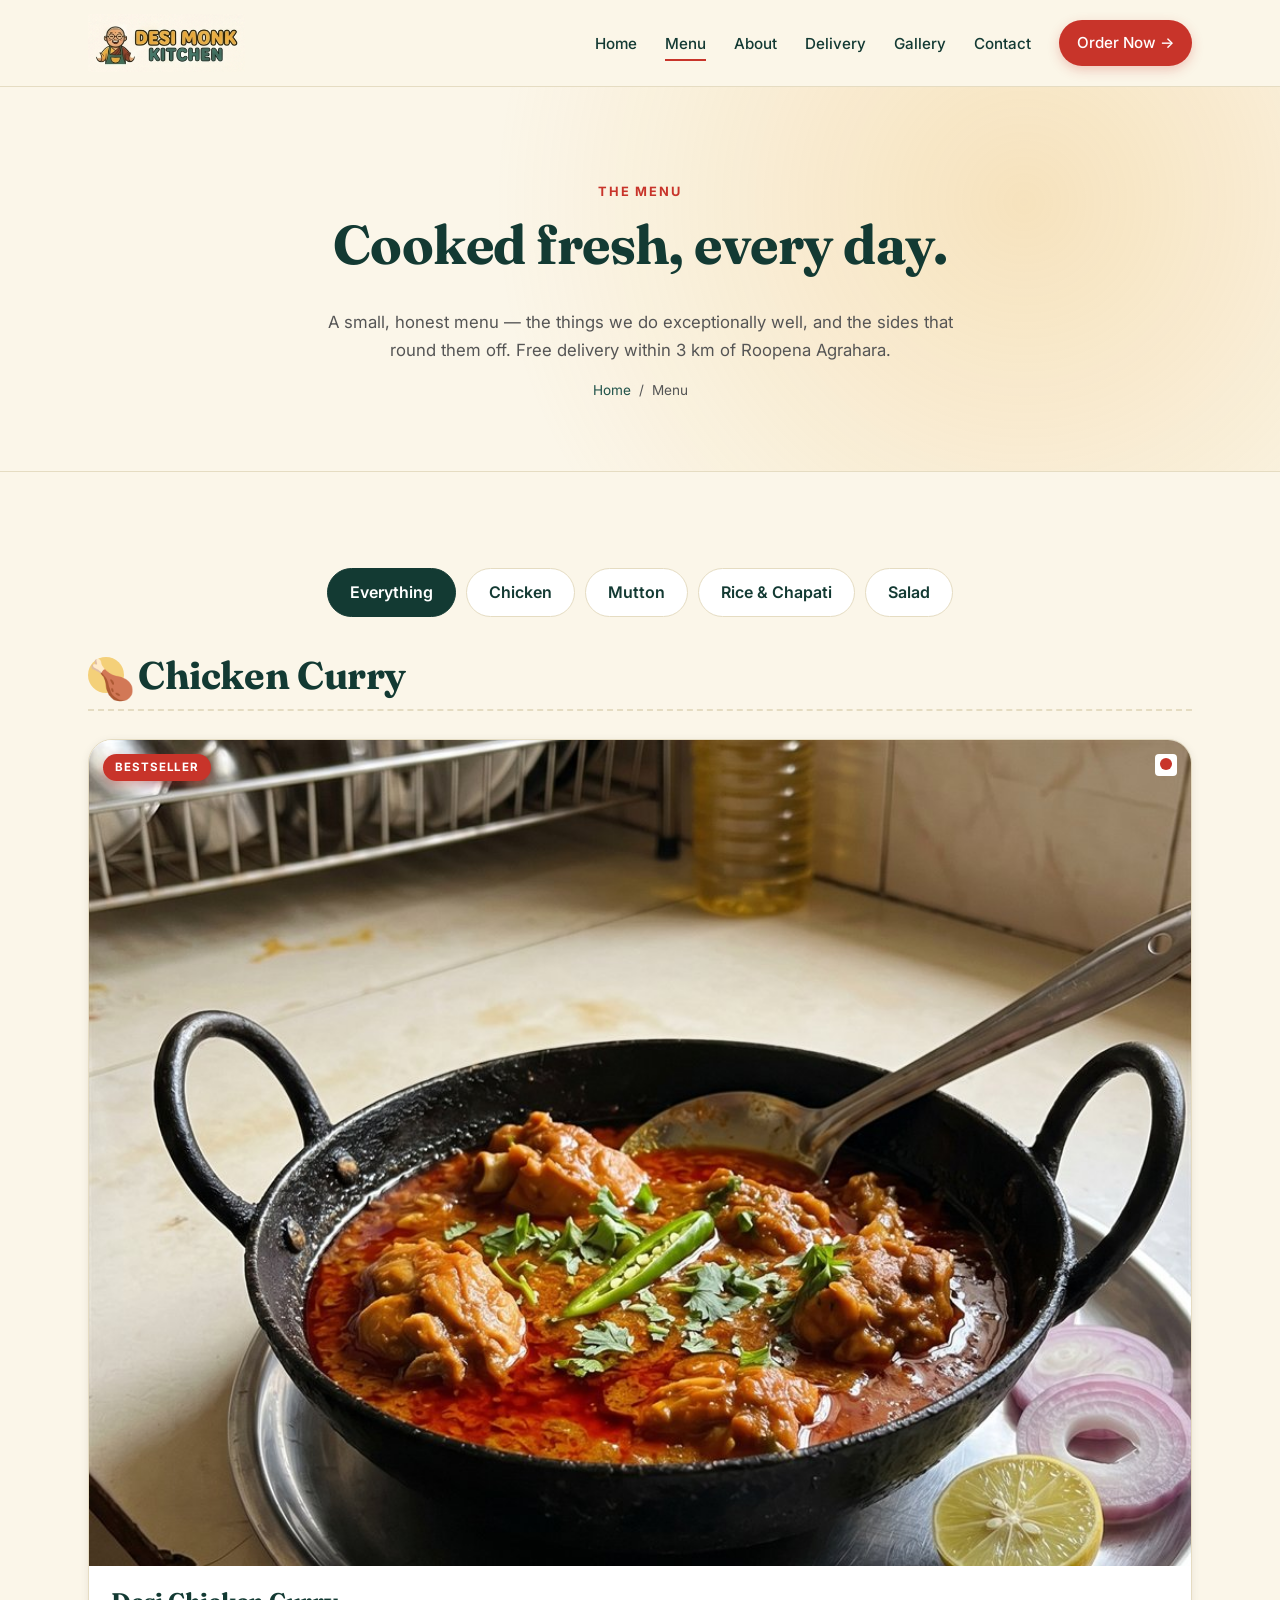
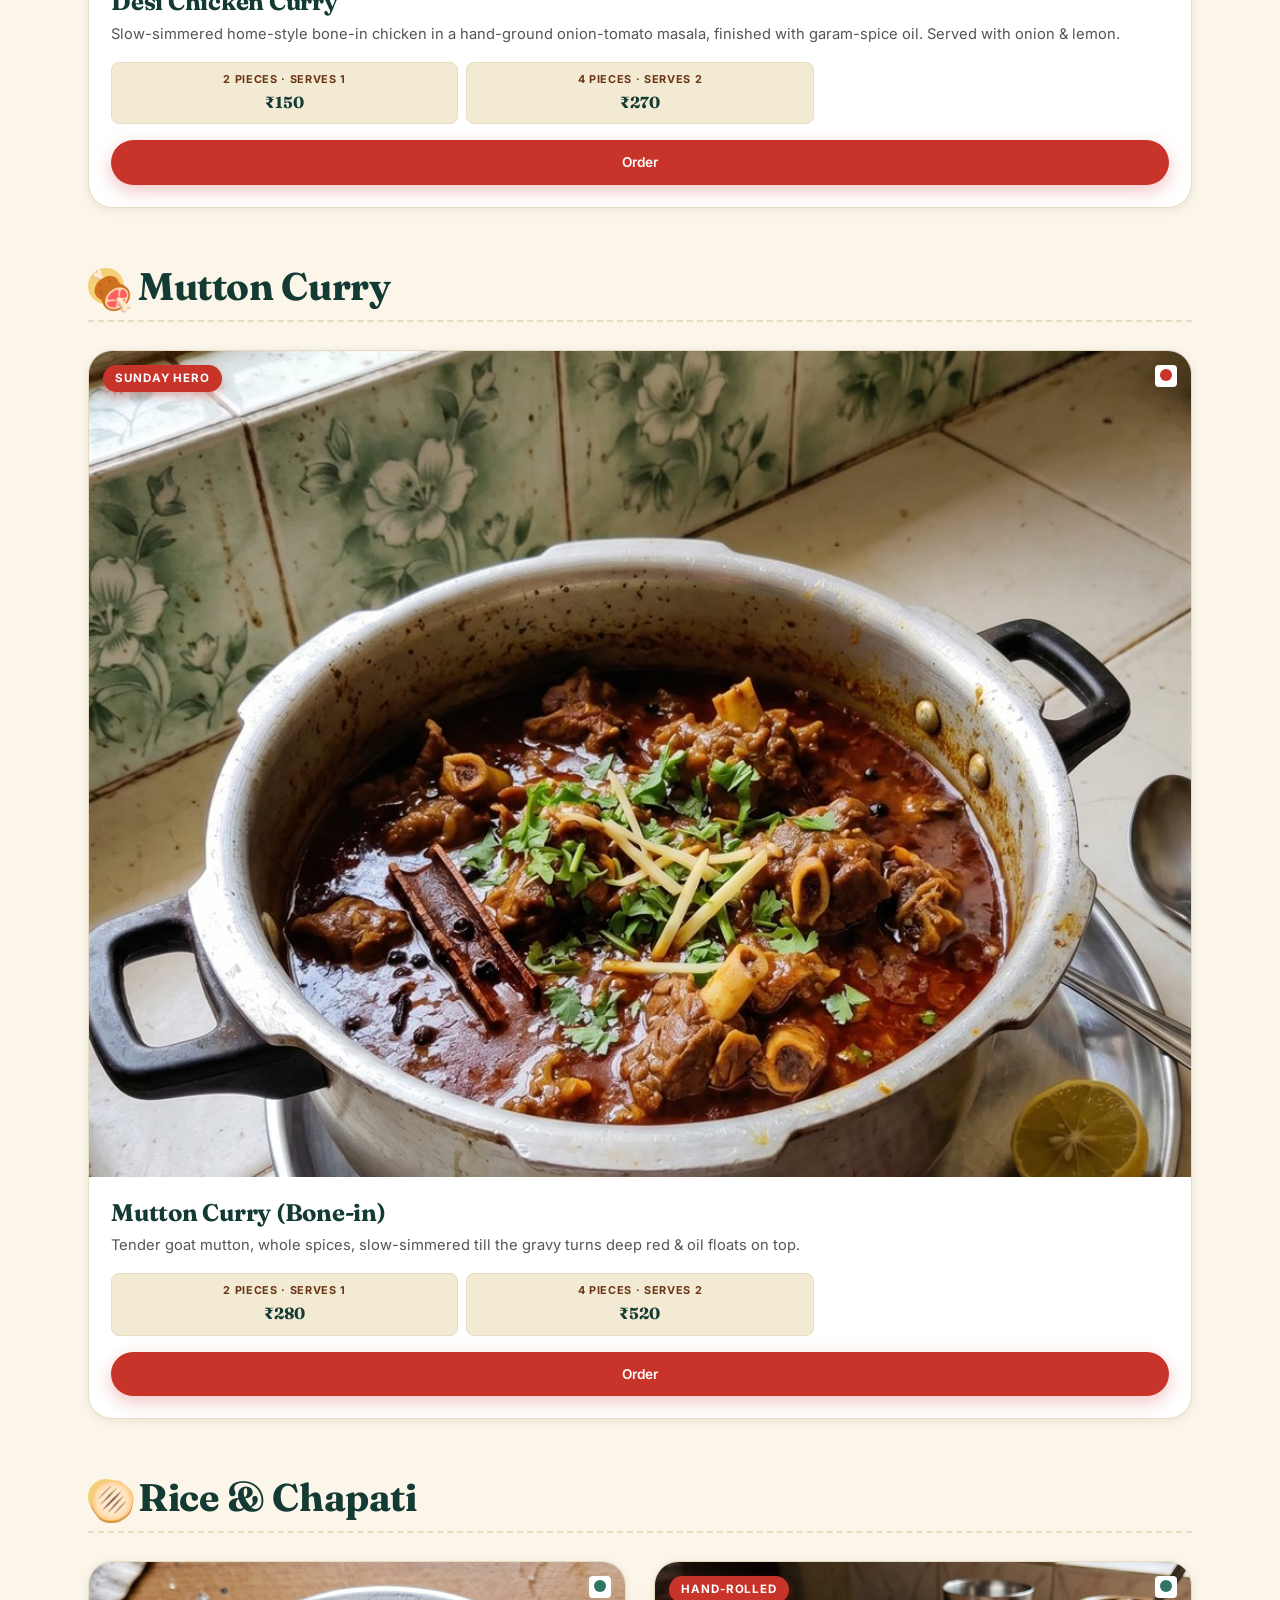
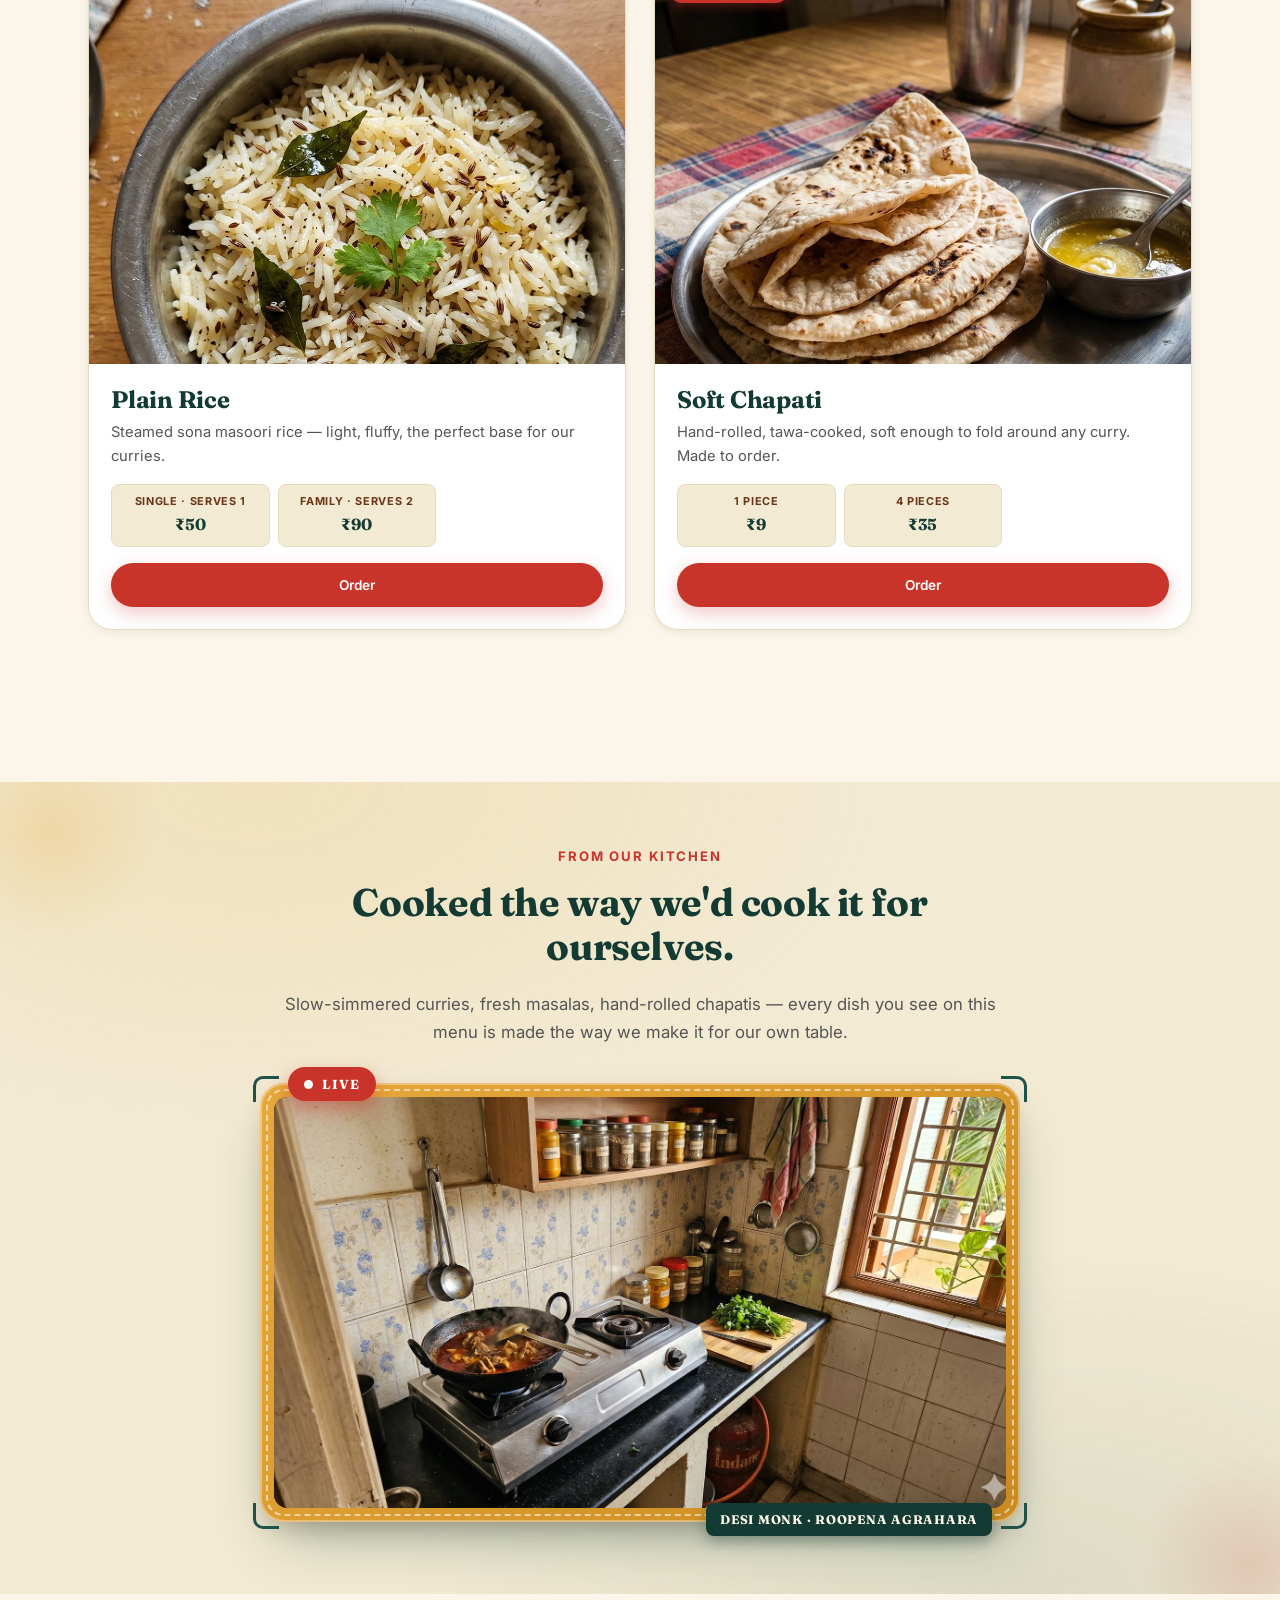
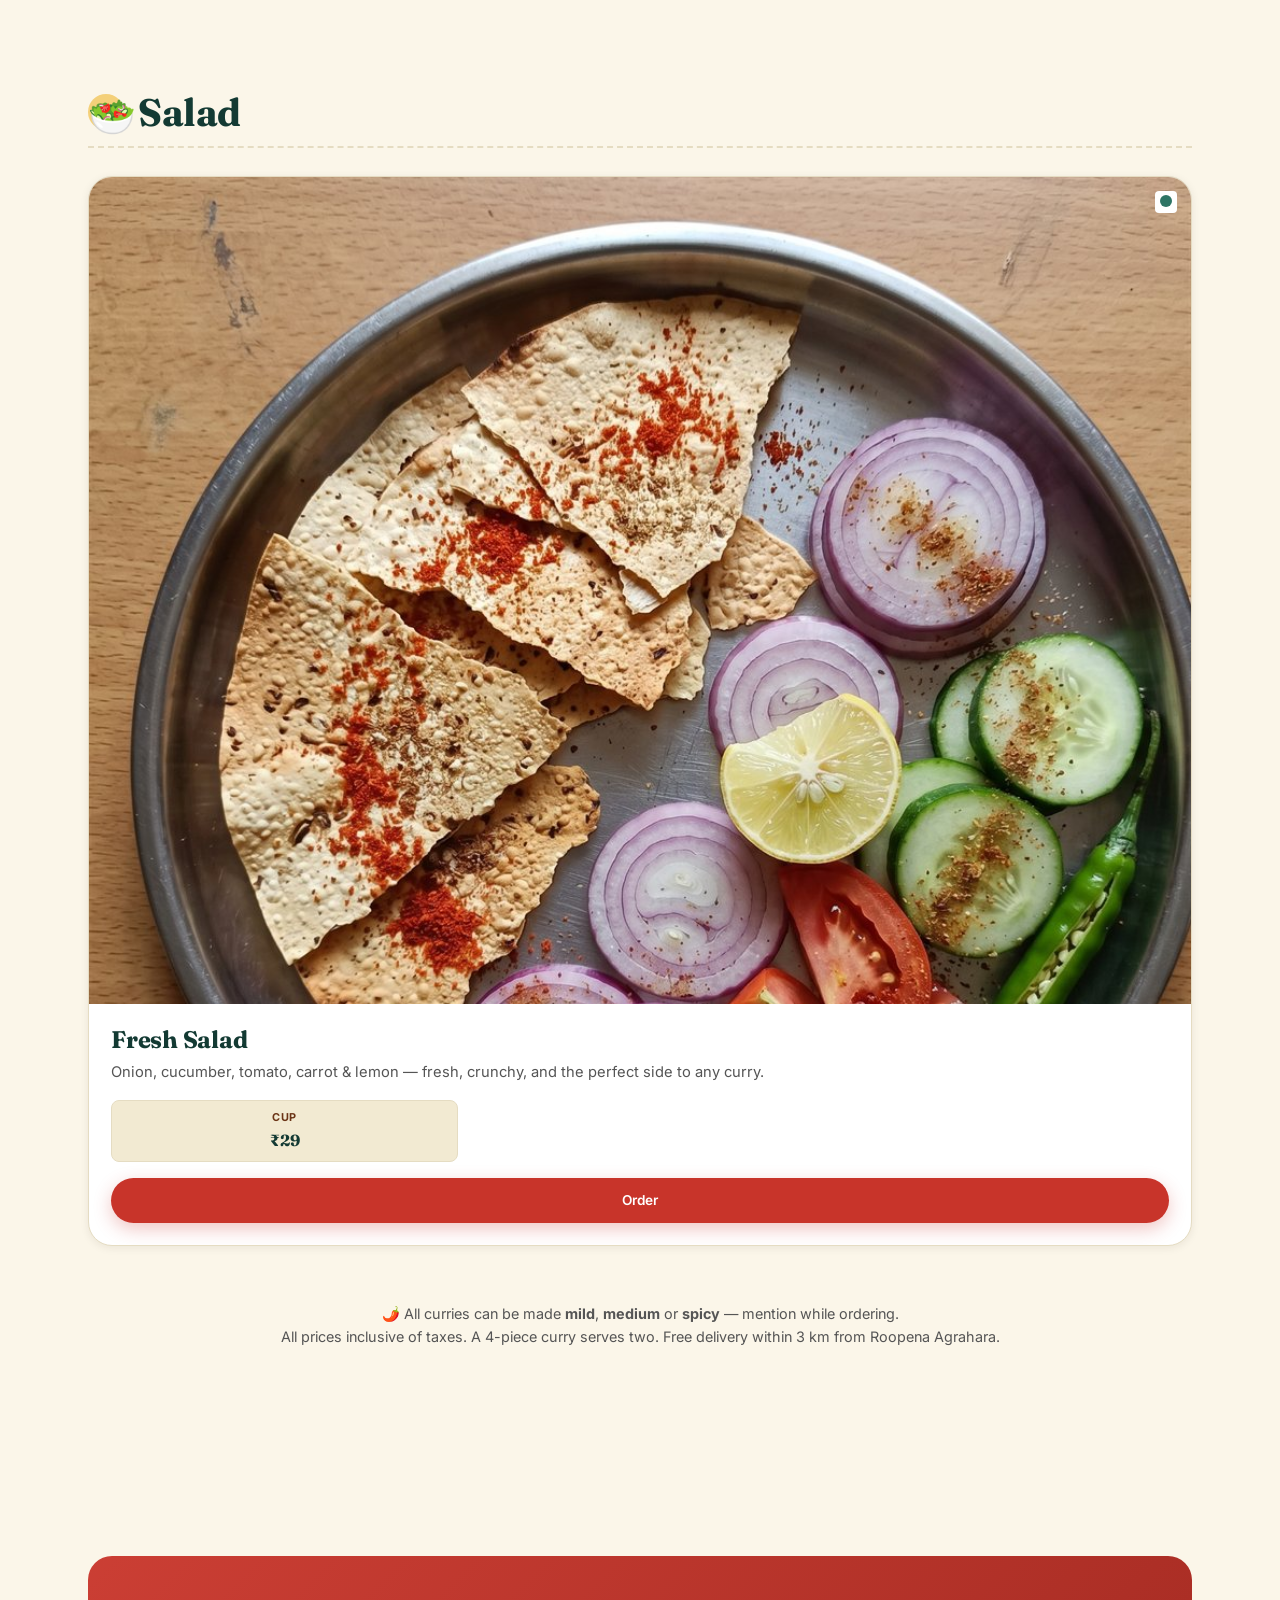
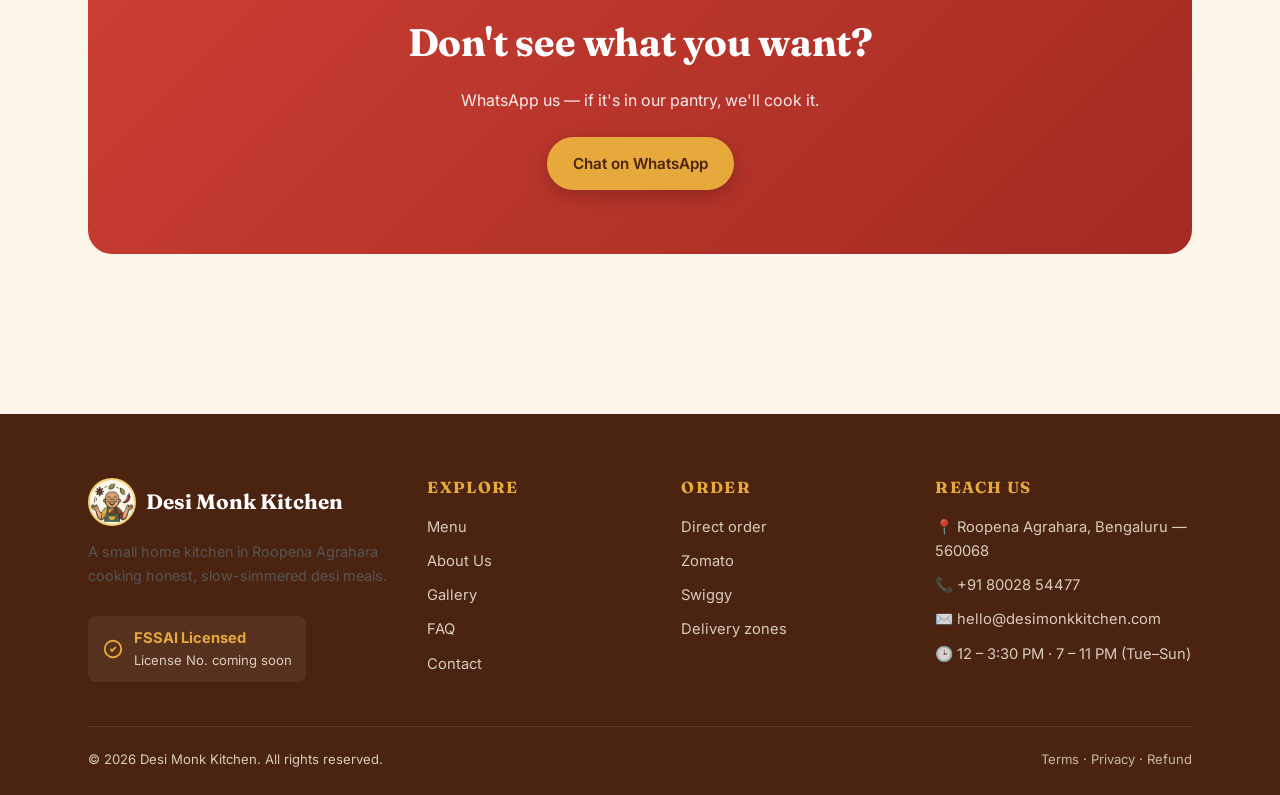
<file: menu.html>
<!doctype html>
<html lang="en">
<head>
<meta charset="utf-8">
<meta name="viewport" content="width=device-width, initial-scale=1">
<title>Menu — Chicken Curry, Mutton Curry, Rice, Chapati & Salad | Desi Monk Kitchen</title>
<meta name="description" content="Our menu: home-style chicken curry from ₹150, mutton curry from ₹280, plain rice, soft chapati & fresh salad. Free delivery within 3 km of Roopena Agrahara, Bengaluru.">
<meta name="robots" content="index, follow">
<meta name="theme-color" content="#1F5249">
<link rel="canonical" href="https://desimonkkitchen.com/menu.html">
<link rel="icon" type="image/png" sizes="32x32" href="assets/images/brand/favicon-32.png">
<link rel="apple-touch-icon" sizes="180x180" href="assets/images/brand/favicon-180.png">
<link rel="preconnect" href="https://fonts.googleapis.com">
<link rel="preconnect" href="https://fonts.gstatic.com" crossorigin>
<link href="https://fonts.googleapis.com/css2?family=Fraunces:opsz,wght@9..144,500;9..144,700;9..144,800&family=Inter:wght@400;500;600;700&display=swap" rel="stylesheet">
<link rel="stylesheet" href="assets/css/style.css">

<script type="application/ld+json">
{
  "@context": "https://schema.org",
  "@type": "Menu",
  "name": "Desi Monk Kitchen Menu",
  "hasMenuSection": [
    { "@type": "MenuSection", "name": "Chicken", "hasMenuItem": [
      { "@type": "MenuItem", "name": "Desi Chicken Curry — 2 pieces", "offers": { "@type": "Offer", "price": "150", "priceCurrency": "INR" } },
      { "@type": "MenuItem", "name": "Desi Chicken Curry — 4 pieces", "offers": { "@type": "Offer", "price": "270", "priceCurrency": "INR" } }
    ]},
    { "@type": "MenuSection", "name": "Mutton", "hasMenuItem": [
      { "@type": "MenuItem", "name": "Mutton Curry — 2 pieces", "offers": { "@type": "Offer", "price": "280", "priceCurrency": "INR" } },
      { "@type": "MenuItem", "name": "Mutton Curry — 4 pieces", "offers": { "@type": "Offer", "price": "520", "priceCurrency": "INR" } }
    ]},
    { "@type": "MenuSection", "name": "Rice & Chapati", "hasMenuItem": [
      { "@type": "MenuItem", "name": "Plain Rice — Single", "offers": { "@type": "Offer", "price": "50", "priceCurrency": "INR" } },
      { "@type": "MenuItem", "name": "Plain Rice — Family", "offers": { "@type": "Offer", "price": "90", "priceCurrency": "INR" } },
      { "@type": "MenuItem", "name": "Soft Chapati — 1 piece", "offers": { "@type": "Offer", "price": "9", "priceCurrency": "INR" } }
    ]},
    { "@type": "MenuSection", "name": "Salad", "hasMenuItem": [
      { "@type": "MenuItem", "name": "Fresh Salad", "offers": { "@type": "Offer", "price": "29", "priceCurrency": "INR" } }
    ]}
  ]
}
</script>
</head>
<body>

<header class="site-header">
  <nav class="nav" aria-label="Primary">
    <a href="index.html" class="brand" aria-label="Desi Monk Kitchen home"><img class="logo-img" src="assets/images/brand/logo-horizontal.png" alt="Desi Monk Kitchen"></a>
    <button class="nav-toggle" aria-label="Toggle menu" aria-expanded="false"><span></span><span></span><span></span></button>
    <ul class="nav-links">
      <li><a href="index.html">Home</a></li>
      <li><a href="menu.html">Menu</a></li>
      <li><a href="about.html">About</a></li>
      <li><a href="delivery.html">Delivery</a></li>
      <li><a href="gallery.html">Gallery</a></li>
      <li><a href="contact.html">Contact</a></li>
      <li><a href="order.html" class="nav-cta">Order Now →</a></li>
    </ul>
  </nav>
</header>

<section class="page-hero">
  <div class="container">
    <span class="eyebrow">The Menu</span>
    <h1>Cooked fresh, every day.</h1>
    <p>A small, honest menu — the things we do exceptionally well, and the sides that round them off. Free delivery within 3 km of Roopena Agrahara.</p>
    <div class="breadcrumb"><a href="index.html">Home</a> &nbsp;/&nbsp; Menu</div>
  </div>
</section>

<section>
  <div class="container">

    <!-- Filter tabs -->
    <div class="menu-tabs">
      <button class="menu-tab active" data-target="all">Everything</button>
      <button class="menu-tab" data-target="chicken">Chicken</button>
      <button class="menu-tab" data-target="mutton">Mutton</button>
      <button class="menu-tab" data-target="chapati">Rice &amp; Chapati</button>
      <button class="menu-tab" data-target="sides">Salad</button>
    </div>

    <!-- ====== Chicken ====== -->
    <div class="menu-section" id="chicken" data-cat="chicken">
      <h2><span class="icon">🍗</span> Chicken Curry</h2>
      <div class="dishes-grid">
        <article class="dish-card">
          <div class="photo" data-prompt="chicken-curry"><img src="assets/images/food/chicken-curry.jpg" alt="Desi Chicken Curry" loading="lazy"><span class="badge">Bestseller</span><span class="veg nonveg"></span></div>
          <div class="body">
            <h3>Desi Chicken Curry</h3>
            <p class="desc">Slow-simmered home-style bone-in chicken in a hand-ground onion-tomato masala, finished with garam-spice oil. Served with onion &amp; lemon.</p>
            <div class="sizes">
              <div class="size"><div class="label">2 pieces · serves 1</div><div class="price">₹150</div></div>
              <div class="size"><div class="label">4 pieces · serves 2</div><div class="price">₹270</div></div>
            </div>
            <div class="order-row"><a class="btn btn-primary" href="order.html">Order</a></div>
          </div>
        </article>
      </div>
    </div>

    <!-- ====== Mutton ====== -->
    <div class="menu-section" id="mutton" data-cat="mutton">
      <h2><span class="icon">🍖</span> Mutton Curry</h2>
      <div class="dishes-grid">
        <article class="dish-card">
          <div class="photo" data-prompt="mutton-curry"><img src="assets/images/food/mutton-curry.jpg" alt="Bone-in mutton curry, slow-cooked" loading="lazy"><span class="badge">Sunday Hero</span><span class="veg nonveg"></span></div>
          <div class="body">
            <h3>Mutton Curry (Bone-in)</h3>
            <p class="desc">Tender goat mutton, whole spices, slow-simmered till the gravy turns deep red &amp; oil floats on top.</p>
            <div class="sizes">
              <div class="size"><div class="label">2 pieces · serves 1</div><div class="price">₹280</div></div>
              <div class="size"><div class="label">4 pieces · serves 2</div><div class="price">₹520</div></div>
            </div>
            <div class="order-row"><a class="btn btn-primary" href="order.html">Order</a></div>
          </div>
        </article>
      </div>
    </div>

    <!-- ====== Rice & Chapati ====== -->
    <div class="menu-section" id="chapati" data-cat="chapati">
      <h2><span class="icon">🫓</span> Rice &amp; Chapati</h2>
      <div class="dishes-grid">

        <article class="dish-card">
          <div class="photo" data-prompt="jeera-rice"><img src="assets/images/food/jeera-rice.jpg" alt="Steamed plain rice" loading="lazy"><span class="veg veg-mark"></span></div>
          <div class="body">
            <h3>Plain Rice</h3>
            <p class="desc">Steamed sona masoori rice — light, fluffy, the perfect base for our curries.</p>
            <div class="sizes">
              <div class="size"><div class="label">Single · serves 1</div><div class="price">₹50</div></div>
              <div class="size"><div class="label">Family · serves 2</div><div class="price">₹90</div></div>
            </div>
            <div class="order-row"><a class="btn btn-primary" href="order.html">Order</a></div>
          </div>
        </article>

        <article class="dish-card">
          <div class="photo" data-prompt="chapati"><img src="assets/images/food/chapati.jpg" alt="Soft hand-rolled chapati stack" loading="lazy"><span class="badge">Hand-rolled</span><span class="veg veg-mark"></span></div>
          <div class="body">
            <h3>Soft Chapati</h3>
            <p class="desc">Hand-rolled, tawa-cooked, soft enough to fold around any curry. Made to order.</p>
            <div class="sizes">
              <div class="size"><div class="label">1 piece</div><div class="price">₹9</div></div>
              <div class="size"><div class="label">4 pieces</div><div class="price">₹35</div></div>
            </div>
            <div class="order-row"><a class="btn btn-primary" href="order.html">Order</a></div>
          </div>
        </article>

      </div>
    </div>

  </div>
</section>

<!-- ===== Kitchen Live Video ===== -->
<section class="video-showcase">
  <div class="container">
    <div class="section-head reveal">
      <span class="eyebrow">From our kitchen</span>
      <h2>Cooked the way we'd cook it for ourselves.</h2>
      <p>Slow-simmered curries, fresh masalas, hand-rolled chapatis — every dish you see on this menu is made the way we make it for our own table.</p>
    </div>
    <div class="video-frame reveal">
      <span class="video-tag">Live</span>
      <span class="video-corner tl"></span>
      <span class="video-corner tr"></span>
      <span class="video-corner bl"></span>
      <span class="video-corner br"></span>
      <div class="video-player" aria-label="Looping clips of our kitchen at work">
        <video class="vp-clip vp-active" src="assets/video/kitchen-loop.mp4"   muted playsinline preload="auto"     poster="assets/images/food/kitchen-interior.jpg"></video>
        <video class="vp-clip"           src="assets/video/kitchen-loop-2.mp4" muted playsinline preload="metadata"></video>
        <video class="vp-clip"           src="assets/video/kitchen-loop-3.mp4" muted playsinline preload="metadata"></video>
      </div>
      <span class="video-stamp">Desi Monk · Roopena Agrahara</span>
    </div>
  </div>
</section>

<section>
  <div class="container">

    <!-- ====== Salad ====== -->
    <div class="menu-section" id="sides" data-cat="sides">
      <h2><span class="icon">🥗</span> Salad</h2>
      <div class="dishes-grid">
        <article class="dish-card">
          <div class="photo" data-prompt="papad-salad"><img src="assets/images/food/papad-salad.jpg" alt="Fresh salad — onion, cucumber, tomato, carrot, lemon" loading="lazy"><span class="veg veg-mark"></span></div>
          <div class="body">
            <h3>Fresh Salad</h3>
            <p class="desc">Onion, cucumber, tomato, carrot &amp; lemon — fresh, crunchy, and the perfect side to any curry.</p>
            <div class="sizes">
              <div class="size"><div class="label">Cup</div><div class="price">₹29</div></div>
            </div>
            <div class="order-row"><a class="btn btn-primary" href="order.html">Order</a></div>
          </div>
        </article>
      </div>
    </div>

    <p style="text-align:center; color: var(--c-ink-soft); font-size:.9rem; margin-top: 24px;">
      🌶️ All curries can be made <strong>mild</strong>, <strong>medium</strong> or <strong>spicy</strong> — mention while ordering.<br>
      All prices inclusive of taxes. A 4-piece curry serves two. Free delivery within 3 km from Roopena Agrahara.
    </p>

  </div>
</section>

<!-- CTA -->
<section>
  <div class="container">
    <div class="cta-banner">
      <h2>Don't see what you want?</h2>
      <p>WhatsApp us — if it's in our pantry, we'll cook it.</p>
      <a href="https://wa.me/918002854477" class="btn btn-primary">Chat on WhatsApp</a>
    </div>
  </div>
</section>

<!-- Footer -->
<footer class="site-footer">
  <div class="container">
    <div class="footer-grid">
      <div class="brand-block">
        <div class="logo-row"><img src="assets/images/brand/monk-illustration.png" alt="">Desi Monk Kitchen</div>
        <p>A small home kitchen in Roopena Agrahara cooking honest, slow-simmered desi meals.</p>
        <div class="fssai-badge"><svg width="22" height="22" viewBox="0 0 24 24" fill="none" stroke="#E8A93C" stroke-width="2"><path d="M9 12l2 2 4-4m6 2a9 9 0 11-18 0 9 9 0 0118 0z"/></svg><span><strong>FSSAI Licensed</strong>License No. coming soon</span></div>
      </div>
      <div><h4>Explore</h4><ul><li><a href="menu.html">Menu</a></li><li><a href="about.html">About Us</a></li><li><a href="gallery.html">Gallery</a></li><li><a href="faq.html">FAQ</a></li><li><a href="contact.html">Contact</a></li></ul></div>
      <div><h4>Order</h4><ul><li><a href="order.html">Direct order</a></li><li><a href="#">Zomato</a></li><li><a href="#">Swiggy</a></li><li><a href="delivery.html">Delivery zones</a></li></ul></div>
      <div><h4>Reach Us</h4><ul><li>📍 Roopena Agrahara, Bengaluru — 560068</li><li>📞 <a href="tel:+918002854477">+91 80028 54477</a></li><li>✉️ <a href="mailto:hello@desimonkkitchen.com">hello@desimonkkitchen.com</a></li><li>🕒 12 – 3:30 PM · 7 – 11 PM (Tue–Sun)</li></ul></div>
    </div>
    <div class="footer-bottom"><div>© <span data-year>2026</span> Desi Monk Kitchen. All rights reserved.</div><div><a href="terms.html">Terms</a> · <a href="privacy.html">Privacy</a> · <a href="refund.html">Refund</a></div></div>
  </div>
</footer>
<div class="sticky-order"><a href="tel:+918002854477" class="btn btn-outline">📞 Call</a><a href="order.html" class="btn btn-primary">Order Now →</a></div>
<script src="assets/js/main.js"></script>
</body>
</html>
</file>
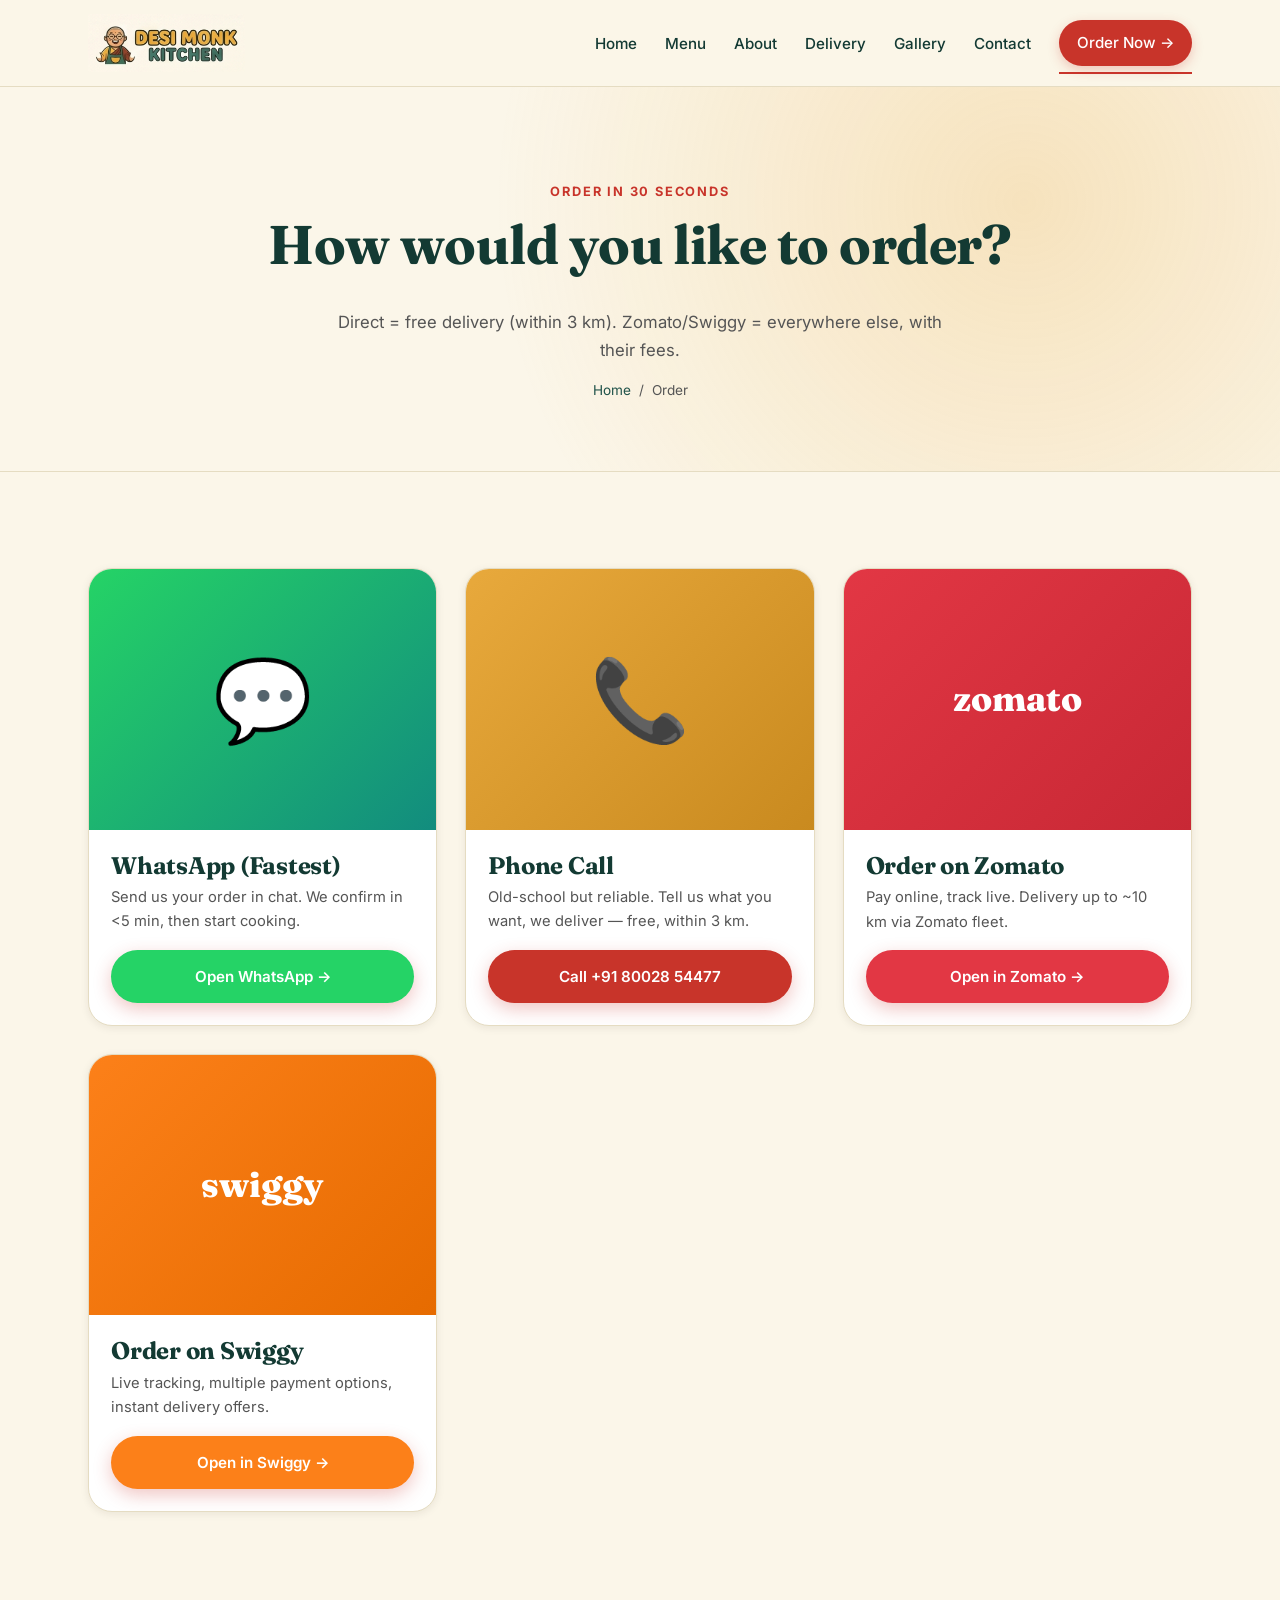
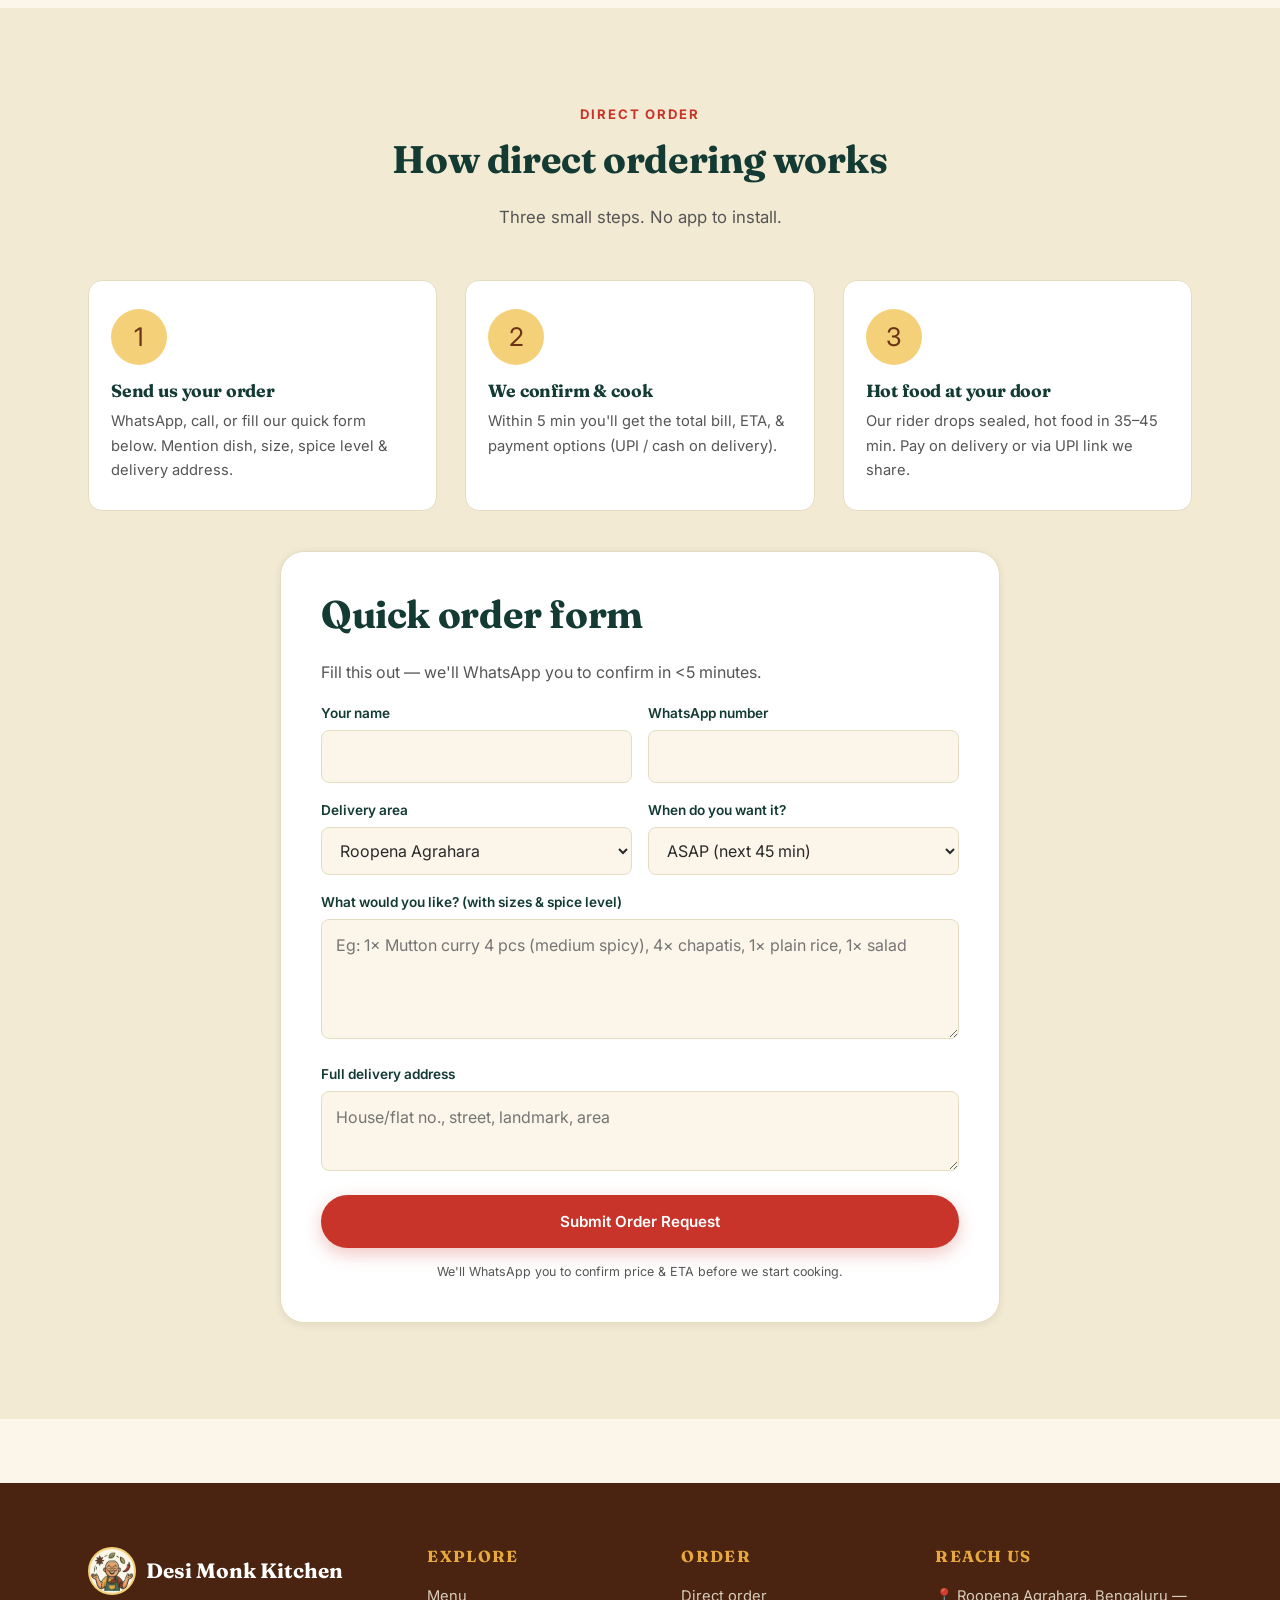
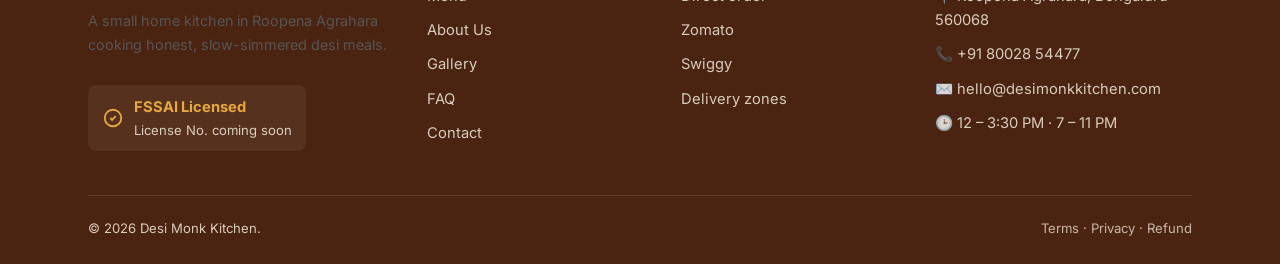
<file: order.html>
<!doctype html>
<html lang="en">
<head>
<meta charset="utf-8">
<meta name="viewport" content="width=device-width, initial-scale=1">
<title>Order Now — Direct, WhatsApp, Zomato or Swiggy | Desi Monk Kitchen</title>
<meta name="description" content="Order home-style chicken curry, mutton curry & chapati directly from Desi Monk Kitchen for free 3 km delivery — or via Zomato & Swiggy for everything else.">
<meta name="robots" content="index, follow">
<link rel="canonical" href="https://desimonkkitchen.com/order.html">
<link rel="icon" type="image/png" sizes="32x32" href="assets/images/brand/favicon-32.png">
<link rel="apple-touch-icon" sizes="180x180" href="assets/images/brand/favicon-180.png">
<link rel="preconnect" href="https://fonts.googleapis.com"><link rel="preconnect" href="https://fonts.gstatic.com" crossorigin>
<link href="https://fonts.googleapis.com/css2?family=Fraunces:opsz,wght@9..144,500;9..144,700;9..144,800&family=Inter:wght@400;500;600;700&display=swap" rel="stylesheet">
<link rel="stylesheet" href="assets/css/style.css">
</head>
<body>

<header class="site-header">
  <nav class="nav" aria-label="Primary">
    <a href="index.html" class="brand" aria-label="Desi Monk Kitchen home"><img class="logo-img" src="assets/images/brand/logo-horizontal.png" alt="Desi Monk Kitchen"></a>
    <button class="nav-toggle" aria-label="Toggle menu" aria-expanded="false"><span></span><span></span><span></span></button>
    <ul class="nav-links"><li><a href="index.html">Home</a></li><li><a href="menu.html">Menu</a></li><li><a href="about.html">About</a></li><li><a href="delivery.html">Delivery</a></li><li><a href="gallery.html">Gallery</a></li><li><a href="contact.html">Contact</a></li><li><a href="order.html" class="nav-cta">Order Now →</a></li></ul>
  </nav>
</header>

<section class="page-hero">
  <div class="container">
    <span class="eyebrow">Order in 30 seconds</span>
    <h1>How would you like to order?</h1>
    <p>Direct = free delivery (within 3 km). Zomato/Swiggy = everywhere else, with their fees.</p>
    <div class="breadcrumb"><a href="index.html">Home</a> &nbsp;/&nbsp; Order</div>
  </div>
</section>

<section>
  <div class="container">
    <div class="dishes-grid">

      <!-- WhatsApp -->
      <article class="dish-card">
        <div class="photo" style="background: linear-gradient(135deg, #25D366, #128C7E); display:grid; place-items:center;">
          <span style="font-size:5rem;">💬</span>
        </div>
        <div class="body">
          <h3>WhatsApp (Fastest)</h3>
          <p class="desc">Send us your order in chat. We confirm in &lt;5 min, then start cooking.</p>
          <a href="https://wa.me/918002854477?text=Hi%2C%20I%27d%20like%20to%20order%3A%0A1.%20" class="btn btn-primary" style="width:100%; justify-content:center; background:#25D366;">Open WhatsApp →</a>
        </div>
      </article>

      <!-- Phone -->
      <article class="dish-card">
        <div class="photo" style="background: linear-gradient(135deg, var(--c-saffron), var(--c-saffron-deep)); display:grid; place-items:center;">
          <span style="font-size:5rem;">📞</span>
        </div>
        <div class="body">
          <h3>Phone Call</h3>
          <p class="desc">Old-school but reliable. Tell us what you want, we deliver — free, within 3 km.</p>
          <a href="tel:+918002854477" class="btn btn-primary" style="width:100%; justify-content:center;">Call +91 80028 54477</a>
        </div>
      </article>

      <!-- Zomato -->
      <article class="dish-card">
        <div class="photo" style="background: linear-gradient(135deg, #E23744, #C82835); display:grid; place-items:center;">
          <span style="color:#fff; font-family: var(--ff-display); font-size: 2.2rem; font-weight:800;">zomato</span>
        </div>
        <div class="body">
          <h3>Order on Zomato</h3>
          <p class="desc">Pay online, track live. Delivery up to ~10 km via Zomato fleet.</p>
          <a href="#" class="btn btn-primary" style="width:100%; justify-content:center; background:#E23744;">Open in Zomato →</a>
        </div>
      </article>

      <!-- Swiggy -->
      <article class="dish-card">
        <div class="photo" style="background: linear-gradient(135deg, #FC8019, #E66B00); display:grid; place-items:center;">
          <span style="color:#fff; font-family: var(--ff-display); font-size: 2.2rem; font-weight:800;">swiggy</span>
        </div>
        <div class="body">
          <h3>Order on Swiggy</h3>
          <p class="desc">Live tracking, multiple payment options, instant delivery offers.</p>
          <a href="#" class="btn btn-primary" style="width:100%; justify-content:center; background:#FC8019;">Open in Swiggy →</a>
        </div>
      </article>

    </div>
  </div>
</section>

<!-- How direct order works -->
<section style="background: var(--c-cream-deep);">
  <div class="container">
    <div class="section-head reveal">
      <span class="eyebrow">Direct Order</span>
      <h2>How direct ordering works</h2>
      <p>Three small steps. No app to install.</p>
    </div>

    <div class="dishes-grid">
      <div class="why-card" style="text-align:left;">
        <div class="icon" style="margin: 0 0 16px;">1</div>
        <h3>Send us your order</h3>
        <p>WhatsApp, call, or fill our quick form below. Mention dish, size, spice level &amp; delivery address.</p>
      </div>
      <div class="why-card" style="text-align:left;">
        <div class="icon" style="margin: 0 0 16px;">2</div>
        <h3>We confirm &amp; cook</h3>
        <p>Within 5 min you'll get the total bill, ETA, &amp; payment options (UPI / cash on delivery).</p>
      </div>
      <div class="why-card" style="text-align:left;">
        <div class="icon" style="margin: 0 0 16px;">3</div>
        <h3>Hot food at your door</h3>
        <p>Our rider drops sealed, hot food in 35–45 min. Pay on delivery or via UPI link we share.</p>
      </div>
    </div>

    <!-- Quick order form -->
    <div class="form-card" style="margin-top: 40px; max-width: 720px; margin-left:auto; margin-right:auto;">
      <h2 style="margin-top:0;">Quick order form</h2>
      <p>Fill this out — we'll WhatsApp you to confirm in &lt;5 minutes.</p>
      <form class="contact-form" action="mailto:hello@desimonkkitchen.com" method="post" enctype="text/plain">
        <div class="form-row cols-2">
          <div class="field"><label for="o-name">Your name</label><input type="text" id="o-name" name="name" required></div>
          <div class="field"><label for="o-phone">WhatsApp number</label><input type="tel" id="o-phone" name="phone" required></div>
        </div>
        <div class="form-row cols-2">
          <div class="field"><label for="o-area">Delivery area</label>
            <select id="o-area" name="area">
              <option>Roopena Agrahara</option><option>Silk Board</option><option>BTM Layout</option>
              <option>Bommanahalli</option><option>Viratnagar</option><option>HSR Sector 7</option>
              <option>Madiwala</option><option>Hongasandra</option><option>Other (we'll check)</option>
            </select>
          </div>
          <div class="field"><label for="o-time">When do you want it?</label>
            <select id="o-time" name="time">
              <option>ASAP (next 45 min)</option><option>Lunch — 1 PM</option><option>Lunch — 2 PM</option>
              <option>Dinner — 8 PM</option><option>Dinner — 9 PM</option><option>Dinner — 10 PM</option>
            </select>
          </div>
        </div>
        <div class="form-row">
          <div class="field"><label for="o-message">What would you like? (with sizes &amp; spice level)</label>
            <textarea id="o-message" name="message" required placeholder="Eg: 1× Mutton curry 4 pcs (medium spicy), 4× chapatis, 1× plain rice, 1× salad"></textarea></div>
        </div>
        <div class="form-row">
          <div class="field"><label for="o-address">Full delivery address</label><textarea id="o-address" name="address" required style="min-height:80px;" placeholder="House/flat no., street, landmark, area"></textarea></div>
        </div>
        <button type="submit" class="btn btn-primary" style="width:100%; justify-content:center;">Submit Order Request</button>
        <p style="font-size:.78rem; color: var(--c-ink-soft); margin-top: 14px; margin-bottom:0; text-align:center;">We'll WhatsApp you to confirm price &amp; ETA before we start cooking.</p>
      </form>
    </div>
  </div>
</section>

<footer class="site-footer">
  <div class="container">
    <div class="footer-grid">
      <div class="brand-block"><div class="logo-row"><img src="assets/images/brand/monk-illustration.png" alt="">Desi Monk Kitchen</div><p>A small home kitchen in Roopena Agrahara cooking honest, slow-simmered desi meals.</p><div class="fssai-badge"><svg width="22" height="22" viewBox="0 0 24 24" fill="none" stroke="#E8A93C" stroke-width="2"><path d="M9 12l2 2 4-4m6 2a9 9 0 11-18 0 9 9 0 0118 0z"/></svg><span><strong>FSSAI Licensed</strong>License No. coming soon</span></div></div>
      <div><h4>Explore</h4><ul><li><a href="menu.html">Menu</a></li><li><a href="about.html">About Us</a></li><li><a href="gallery.html">Gallery</a></li><li><a href="faq.html">FAQ</a></li><li><a href="contact.html">Contact</a></li></ul></div>
      <div><h4>Order</h4><ul><li><a href="order.html">Direct order</a></li><li><a href="#">Zomato</a></li><li><a href="#">Swiggy</a></li><li><a href="delivery.html">Delivery zones</a></li></ul></div>
      <div><h4>Reach Us</h4><ul><li>📍 Roopena Agrahara, Bengaluru — 560068</li><li>📞 <a href="tel:+918002854477">+91 80028 54477</a></li><li>✉️ <a href="mailto:hello@desimonkkitchen.com">hello@desimonkkitchen.com</a></li><li>🕒 12 – 3:30 PM · 7 – 11 PM</li></ul></div>
    </div>
    <div class="footer-bottom"><div>© <span data-year>2026</span> Desi Monk Kitchen.</div><div><a href="terms.html">Terms</a> · <a href="privacy.html">Privacy</a> · <a href="refund.html">Refund</a></div></div>
  </div>
</footer>
<div class="sticky-order"><a href="tel:+918002854477" class="btn btn-outline">📞 Call</a><a href="https://wa.me/918002854477" class="btn btn-primary">💬 WhatsApp</a></div>
<script src="assets/js/main.js"></script>
</body>
</html>
</file>
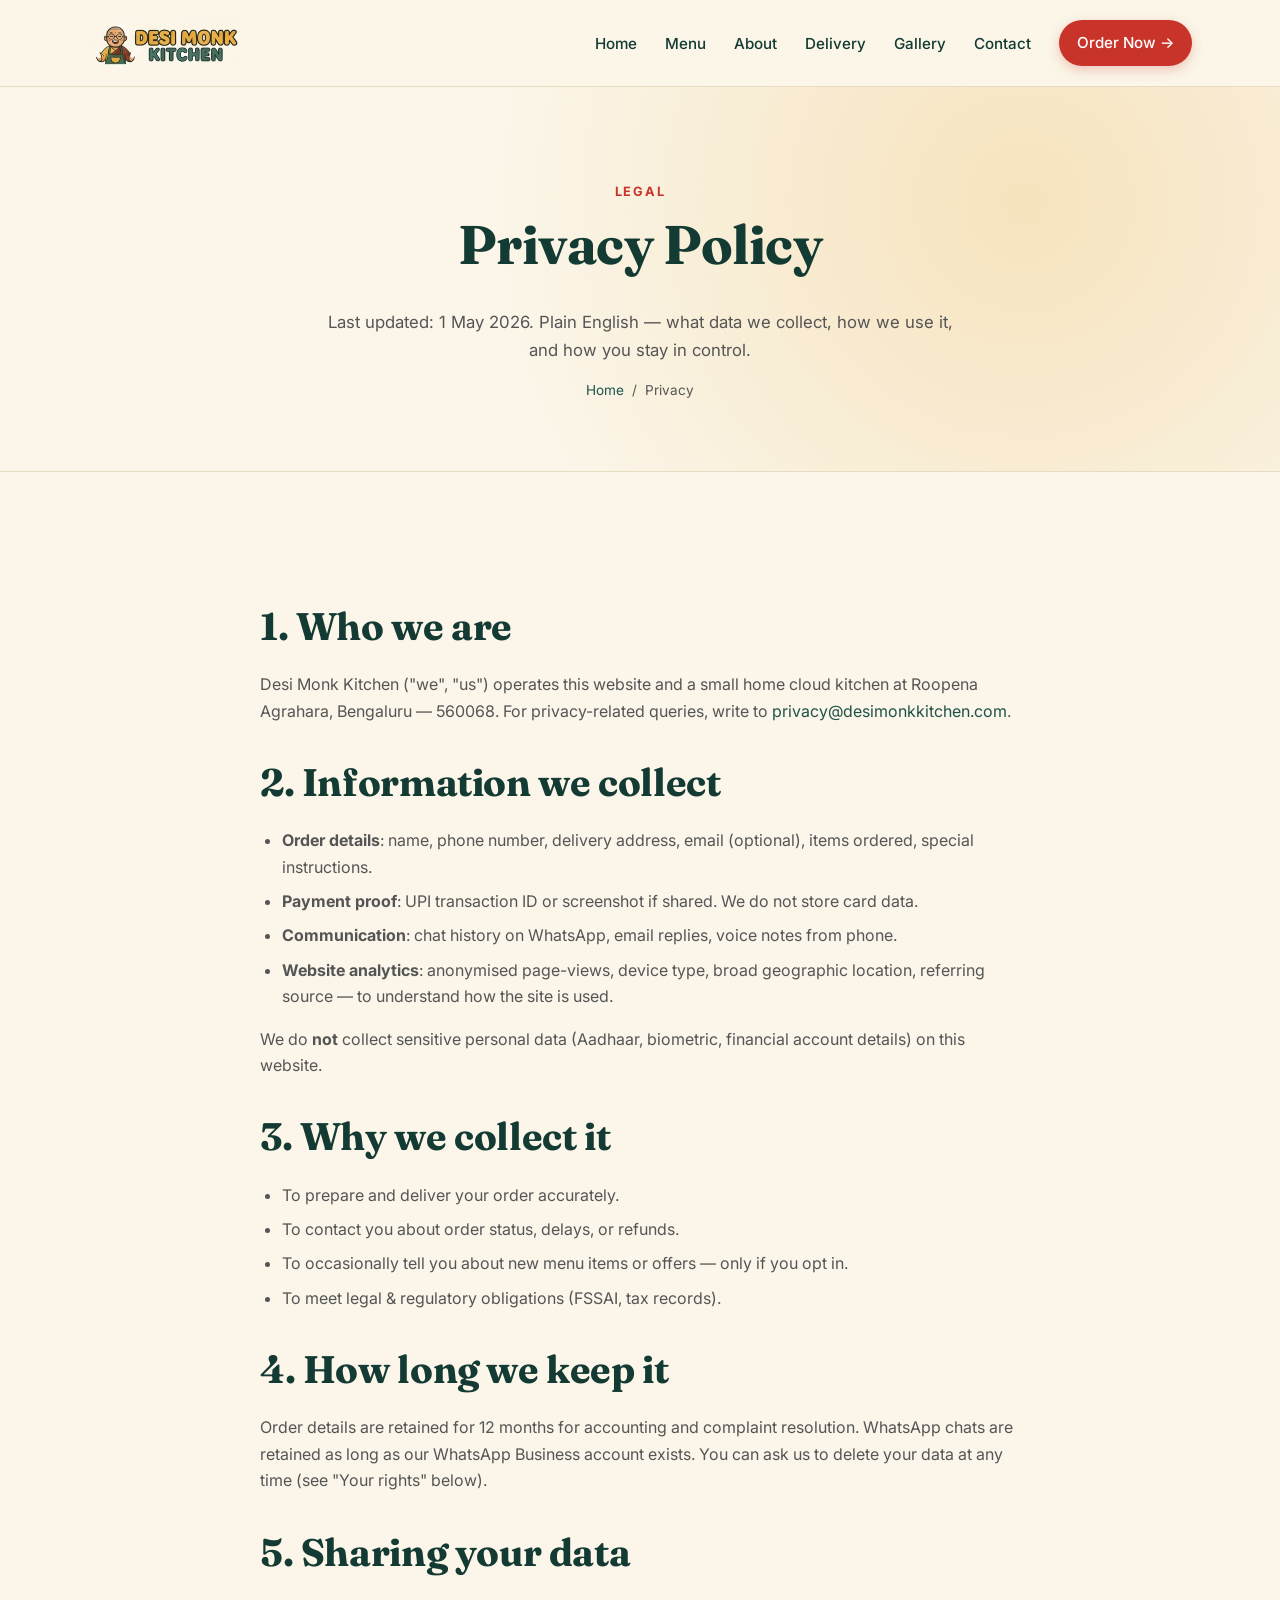
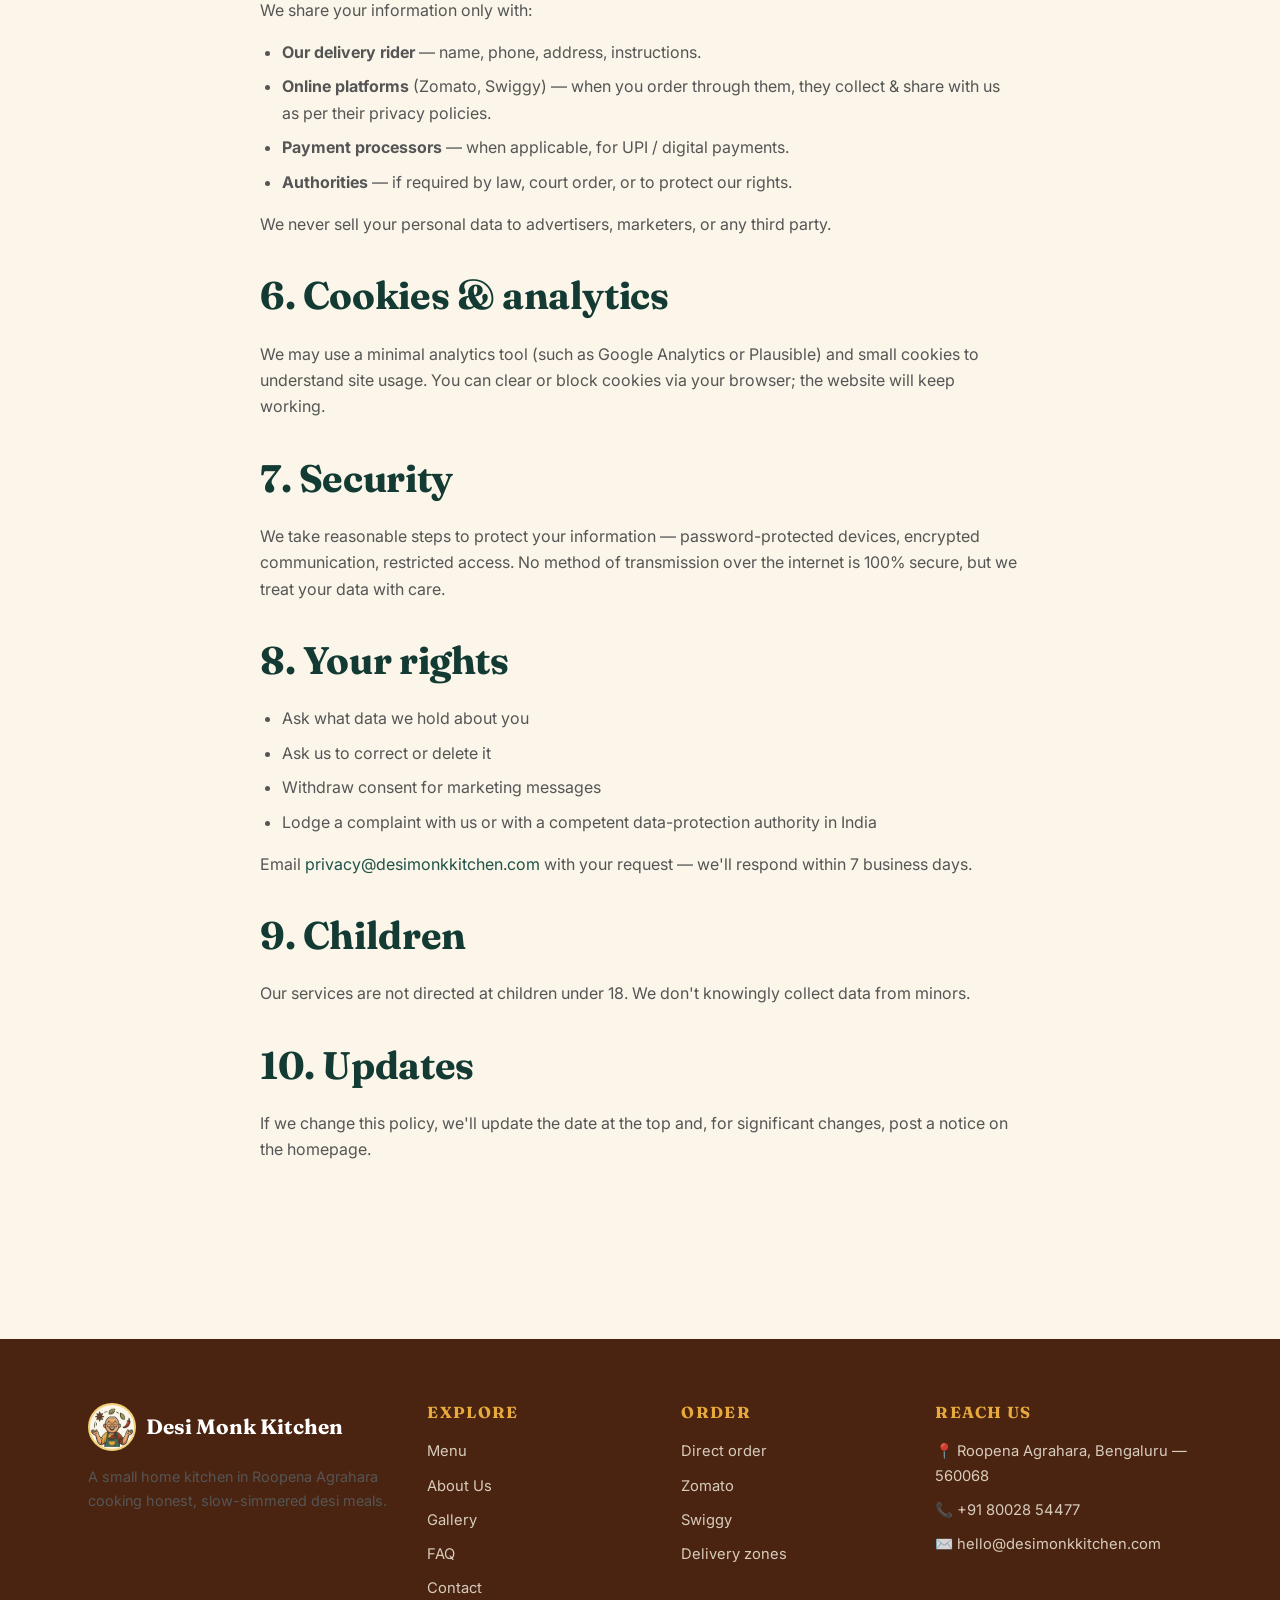
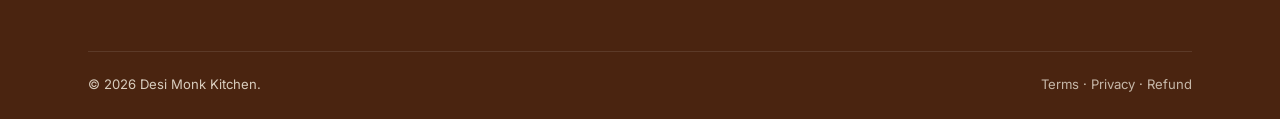
<file: privacy.html>
<!doctype html>
<html lang="en">
<head>
<meta charset="utf-8">
<meta name="viewport" content="width=device-width, initial-scale=1">
<title>Privacy Policy | Desi Monk Kitchen</title>
<meta name="description" content="How Desi Monk Kitchen collects, uses and protects your personal information when you order food or use our website.">
<meta name="robots" content="index, follow">
<link rel="canonical" href="https://desimonkkitchen.com/privacy.html">
<link rel="icon" type="image/png" sizes="32x32" href="assets/images/brand/favicon-32.png">
<link rel="apple-touch-icon" sizes="180x180" href="assets/images/brand/favicon-180.png">
<link rel="preconnect" href="https://fonts.googleapis.com"><link rel="preconnect" href="https://fonts.gstatic.com" crossorigin>
<link href="https://fonts.googleapis.com/css2?family=Fraunces:opsz,wght@9..144,500;9..144,700;9..144,800&family=Inter:wght@400;500;600;700&display=swap" rel="stylesheet">
<link rel="stylesheet" href="assets/css/style.css">
</head>
<body>

<header class="site-header">
  <nav class="nav" aria-label="Primary">
    <a href="index.html" class="brand" aria-label="Desi Monk Kitchen home"><img class="logo-img" src="assets/images/brand/logo-horizontal.png" alt="Desi Monk Kitchen"></a>
    <button class="nav-toggle" aria-label="Toggle menu" aria-expanded="false"><span></span><span></span><span></span></button>
    <ul class="nav-links"><li><a href="index.html">Home</a></li><li><a href="menu.html">Menu</a></li><li><a href="about.html">About</a></li><li><a href="delivery.html">Delivery</a></li><li><a href="gallery.html">Gallery</a></li><li><a href="contact.html">Contact</a></li><li><a href="order.html" class="nav-cta">Order Now →</a></li></ul>
  </nav>
</header>

<section class="page-hero">
  <div class="container">
    <span class="eyebrow">Legal</span>
    <h1>Privacy Policy</h1>
    <p>Last updated: 1 May 2026. Plain English — what data we collect, how we use it, and how you stay in control.</p>
    <div class="breadcrumb"><a href="index.html">Home</a> &nbsp;/&nbsp; Privacy</div>
  </div>
</section>

<section>
  <div class="container">
    <div class="prose">
      <h2>1. Who we are</h2>
      <p>Desi Monk Kitchen ("we", "us") operates this website and a small home cloud kitchen at Roopena Agrahara, Bengaluru — 560068. For privacy-related queries, write to <a href="mailto:privacy@desimonkkitchen.com">privacy@desimonkkitchen.com</a>.</p>

      <h2>2. Information we collect</h2>
      <ul>
        <li><strong>Order details</strong>: name, phone number, delivery address, email (optional), items ordered, special instructions.</li>
        <li><strong>Payment proof</strong>: UPI transaction ID or screenshot if shared. We do not store card data.</li>
        <li><strong>Communication</strong>: chat history on WhatsApp, email replies, voice notes from phone.</li>
        <li><strong>Website analytics</strong>: anonymised page-views, device type, broad geographic location, referring source — to understand how the site is used.</li>
      </ul>
      <p>We do <strong>not</strong> collect sensitive personal data (Aadhaar, biometric, financial account details) on this website.</p>

      <h2>3. Why we collect it</h2>
      <ul>
        <li>To prepare and deliver your order accurately.</li>
        <li>To contact you about order status, delays, or refunds.</li>
        <li>To occasionally tell you about new menu items or offers — only if you opt in.</li>
        <li>To meet legal &amp; regulatory obligations (FSSAI, tax records).</li>
      </ul>

      <h2>4. How long we keep it</h2>
      <p>Order details are retained for 12 months for accounting and complaint resolution. WhatsApp chats are retained as long as our WhatsApp Business account exists. You can ask us to delete your data at any time (see "Your rights" below).</p>

      <h2>5. Sharing your data</h2>
      <p>We share your information only with:</p>
      <ul>
        <li><strong>Our delivery rider</strong> — name, phone, address, instructions.</li>
        <li><strong>Online platforms</strong> (Zomato, Swiggy) — when you order through them, they collect &amp; share with us as per their privacy policies.</li>
        <li><strong>Payment processors</strong> — when applicable, for UPI / digital payments.</li>
        <li><strong>Authorities</strong> — if required by law, court order, or to protect our rights.</li>
      </ul>
      <p>We never sell your personal data to advertisers, marketers, or any third party.</p>

      <h2>6. Cookies &amp; analytics</h2>
      <p>We may use a minimal analytics tool (such as Google Analytics or Plausible) and small cookies to understand site usage. You can clear or block cookies via your browser; the website will keep working.</p>

      <h2>7. Security</h2>
      <p>We take reasonable steps to protect your information — password-protected devices, encrypted communication, restricted access. No method of transmission over the internet is 100% secure, but we treat your data with care.</p>

      <h2>8. Your rights</h2>
      <ul>
        <li>Ask what data we hold about you</li>
        <li>Ask us to correct or delete it</li>
        <li>Withdraw consent for marketing messages</li>
        <li>Lodge a complaint with us or with a competent data-protection authority in India</li>
      </ul>
      <p>Email <a href="mailto:privacy@desimonkkitchen.com">privacy@desimonkkitchen.com</a> with your request — we'll respond within 7 business days.</p>

      <h2>9. Children</h2>
      <p>Our services are not directed at children under 18. We don't knowingly collect data from minors.</p>

      <h2>10. Updates</h2>
      <p>If we change this policy, we'll update the date at the top and, for significant changes, post a notice on the homepage.</p>
    </div>
  </div>
</section>

<footer class="site-footer">
  <div class="container">
    <div class="footer-grid">
      <div class="brand-block"><div class="logo-row"><img src="assets/images/brand/monk-illustration.png" alt="">Desi Monk Kitchen</div><p>A small home kitchen in Roopena Agrahara cooking honest, slow-simmered desi meals.</p></div>
      <div><h4>Explore</h4><ul><li><a href="menu.html">Menu</a></li><li><a href="about.html">About Us</a></li><li><a href="gallery.html">Gallery</a></li><li><a href="faq.html">FAQ</a></li><li><a href="contact.html">Contact</a></li></ul></div>
      <div><h4>Order</h4><ul><li><a href="order.html">Direct order</a></li><li><a href="#">Zomato</a></li><li><a href="#">Swiggy</a></li><li><a href="delivery.html">Delivery zones</a></li></ul></div>
      <div><h4>Reach Us</h4><ul><li>📍 Roopena Agrahara, Bengaluru — 560068</li><li>📞 <a href="tel:+918002854477">+91 80028 54477</a></li><li>✉️ <a href="mailto:hello@desimonkkitchen.com">hello@desimonkkitchen.com</a></li></ul></div>
    </div>
    <div class="footer-bottom"><div>© <span data-year>2026</span> Desi Monk Kitchen.</div><div><a href="terms.html">Terms</a> · <a href="privacy.html">Privacy</a> · <a href="refund.html">Refund</a></div></div>
  </div>
</footer>
<script src="assets/js/main.js"></script>
</body>
</html>
</file>
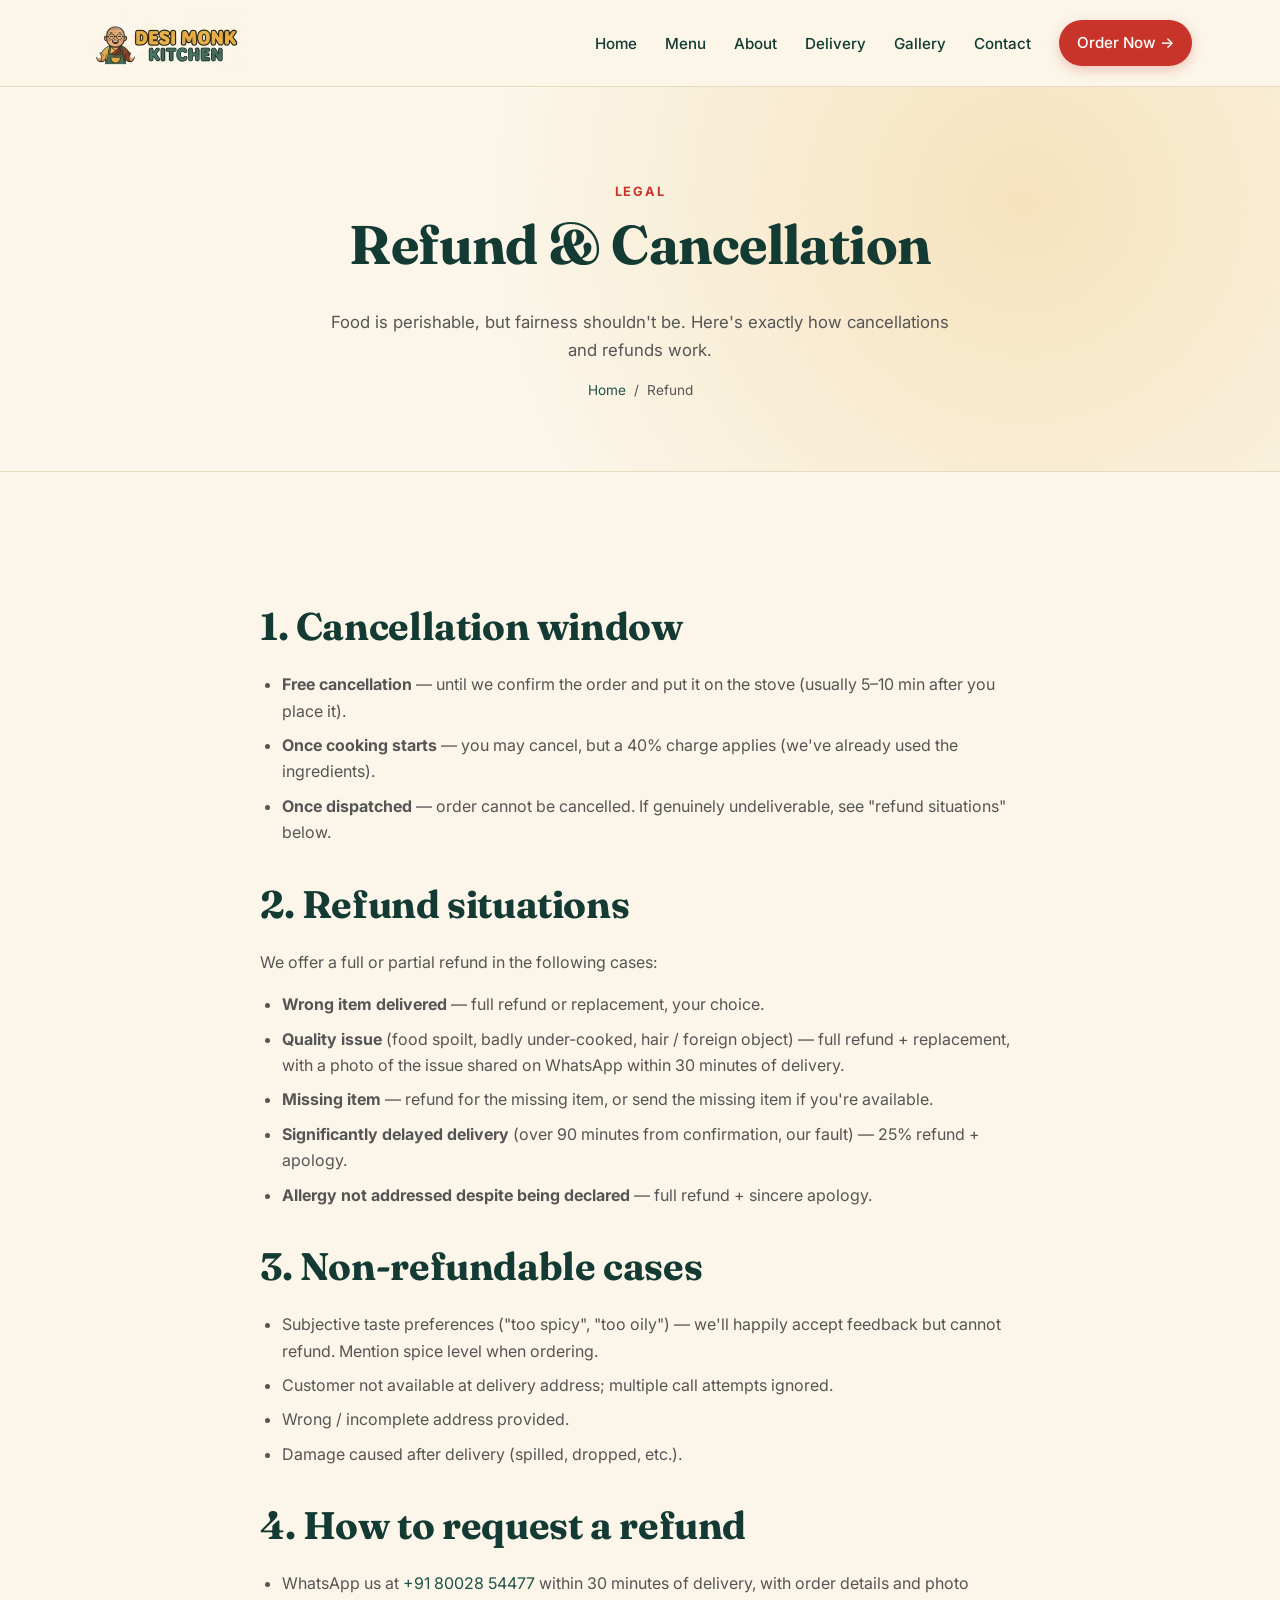
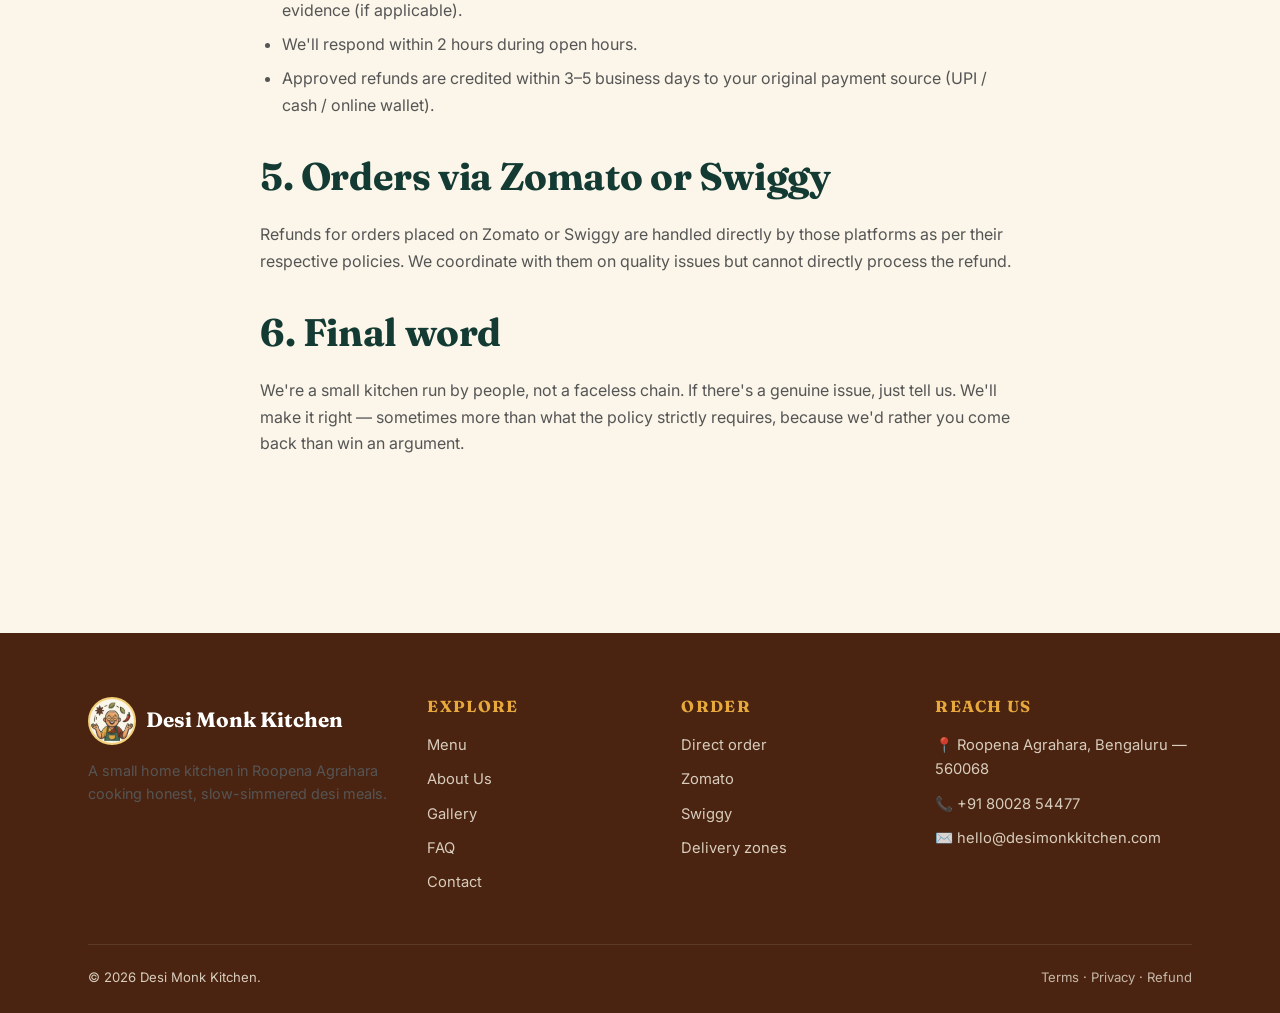
<file: refund.html>
<!doctype html>
<html lang="en">
<head>
<meta charset="utf-8">
<meta name="viewport" content="width=device-width, initial-scale=1">
<title>Refund &amp; Cancellation Policy | Desi Monk Kitchen</title>
<meta name="description" content="Cancellation and refund policy for orders placed on Desi Monk Kitchen. Free cancellations until cooking starts.">
<meta name="robots" content="index, follow">
<link rel="canonical" href="https://desimonkkitchen.com/refund.html">
<link rel="icon" type="image/png" sizes="32x32" href="assets/images/brand/favicon-32.png">
<link rel="apple-touch-icon" sizes="180x180" href="assets/images/brand/favicon-180.png">
<link rel="preconnect" href="https://fonts.googleapis.com"><link rel="preconnect" href="https://fonts.gstatic.com" crossorigin>
<link href="https://fonts.googleapis.com/css2?family=Fraunces:opsz,wght@9..144,500;9..144,700;9..144,800&family=Inter:wght@400;500;600;700&display=swap" rel="stylesheet">
<link rel="stylesheet" href="assets/css/style.css">
</head>
<body>

<header class="site-header">
  <nav class="nav" aria-label="Primary">
    <a href="index.html" class="brand" aria-label="Desi Monk Kitchen home"><img class="logo-img" src="assets/images/brand/logo-horizontal.png" alt="Desi Monk Kitchen"></a>
    <button class="nav-toggle" aria-label="Toggle menu" aria-expanded="false"><span></span><span></span><span></span></button>
    <ul class="nav-links"><li><a href="index.html">Home</a></li><li><a href="menu.html">Menu</a></li><li><a href="about.html">About</a></li><li><a href="delivery.html">Delivery</a></li><li><a href="gallery.html">Gallery</a></li><li><a href="contact.html">Contact</a></li><li><a href="order.html" class="nav-cta">Order Now →</a></li></ul>
  </nav>
</header>

<section class="page-hero">
  <div class="container">
    <span class="eyebrow">Legal</span>
    <h1>Refund &amp; Cancellation</h1>
    <p>Food is perishable, but fairness shouldn't be. Here's exactly how cancellations and refunds work.</p>
    <div class="breadcrumb"><a href="index.html">Home</a> &nbsp;/&nbsp; Refund</div>
  </div>
</section>

<section>
  <div class="container">
    <div class="prose">
      <h2>1. Cancellation window</h2>
      <ul>
        <li><strong>Free cancellation</strong> — until we confirm the order and put it on the stove (usually 5–10 min after you place it).</li>
        <li><strong>Once cooking starts</strong> — you may cancel, but a 40% charge applies (we've already used the ingredients).</li>
        <li><strong>Once dispatched</strong> — order cannot be cancelled. If genuinely undeliverable, see "refund situations" below.</li>
      </ul>

      <h2>2. Refund situations</h2>
      <p>We offer a full or partial refund in the following cases:</p>
      <ul>
        <li><strong>Wrong item delivered</strong> — full refund or replacement, your choice.</li>
        <li><strong>Quality issue</strong> (food spoilt, badly under-cooked, hair / foreign object) — full refund + replacement, with a photo of the issue shared on WhatsApp within 30 minutes of delivery.</li>
        <li><strong>Missing item</strong> — refund for the missing item, or send the missing item if you're available.</li>
        <li><strong>Significantly delayed delivery</strong> (over 90 minutes from confirmation, our fault) — 25% refund + apology.</li>
        <li><strong>Allergy not addressed despite being declared</strong> — full refund + sincere apology.</li>
      </ul>

      <h2>3. Non-refundable cases</h2>
      <ul>
        <li>Subjective taste preferences ("too spicy", "too oily") — we'll happily accept feedback but cannot refund. Mention spice level when ordering.</li>
        <li>Customer not available at delivery address; multiple call attempts ignored.</li>
        <li>Wrong / incomplete address provided.</li>
        <li>Damage caused after delivery (spilled, dropped, etc.).</li>
      </ul>

      <h2>4. How to request a refund</h2>
      <ul>
        <li>WhatsApp us at <a href="https://wa.me/918002854477">+91 80028 54477</a> within 30 minutes of delivery, with order details and photo evidence (if applicable).</li>
        <li>We'll respond within 2 hours during open hours.</li>
        <li>Approved refunds are credited within 3–5 business days to your original payment source (UPI / cash / online wallet).</li>
      </ul>

      <h2>5. Orders via Zomato or Swiggy</h2>
      <p>Refunds for orders placed on Zomato or Swiggy are handled directly by those platforms as per their respective policies. We coordinate with them on quality issues but cannot directly process the refund.</p>

      <h2>6. Final word</h2>
      <p>We're a small kitchen run by people, not a faceless chain. If there's a genuine issue, just tell us. We'll make it right — sometimes more than what the policy strictly requires, because we'd rather you come back than win an argument.</p>
    </div>
  </div>
</section>

<footer class="site-footer">
  <div class="container">
    <div class="footer-grid">
      <div class="brand-block"><div class="logo-row"><img src="assets/images/brand/monk-illustration.png" alt="">Desi Monk Kitchen</div><p>A small home kitchen in Roopena Agrahara cooking honest, slow-simmered desi meals.</p></div>
      <div><h4>Explore</h4><ul><li><a href="menu.html">Menu</a></li><li><a href="about.html">About Us</a></li><li><a href="gallery.html">Gallery</a></li><li><a href="faq.html">FAQ</a></li><li><a href="contact.html">Contact</a></li></ul></div>
      <div><h4>Order</h4><ul><li><a href="order.html">Direct order</a></li><li><a href="#">Zomato</a></li><li><a href="#">Swiggy</a></li><li><a href="delivery.html">Delivery zones</a></li></ul></div>
      <div><h4>Reach Us</h4><ul><li>📍 Roopena Agrahara, Bengaluru — 560068</li><li>📞 <a href="tel:+918002854477">+91 80028 54477</a></li><li>✉️ <a href="mailto:hello@desimonkkitchen.com">hello@desimonkkitchen.com</a></li></ul></div>
    </div>
    <div class="footer-bottom"><div>© <span data-year>2026</span> Desi Monk Kitchen.</div><div><a href="terms.html">Terms</a> · <a href="privacy.html">Privacy</a> · <a href="refund.html">Refund</a></div></div>
  </div>
</footer>
<script src="assets/js/main.js"></script>
</body>
</html>
</file>
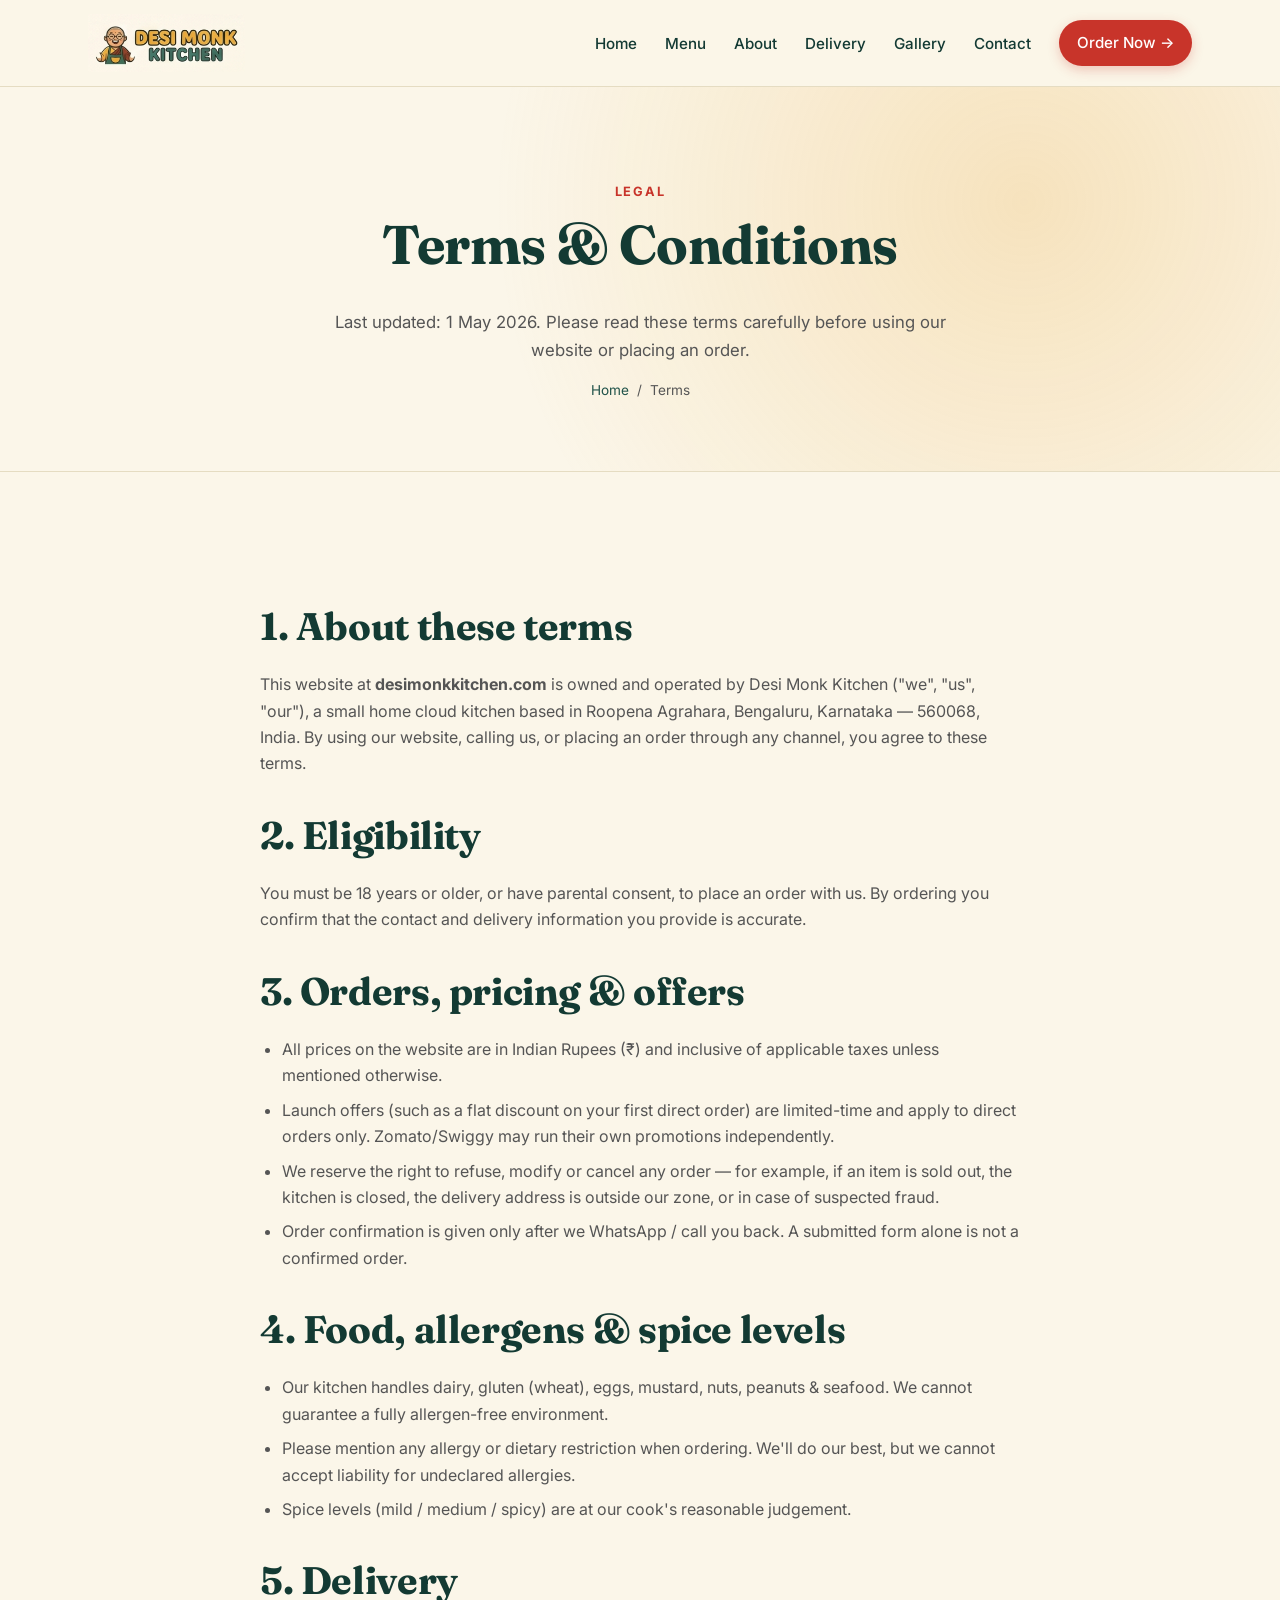
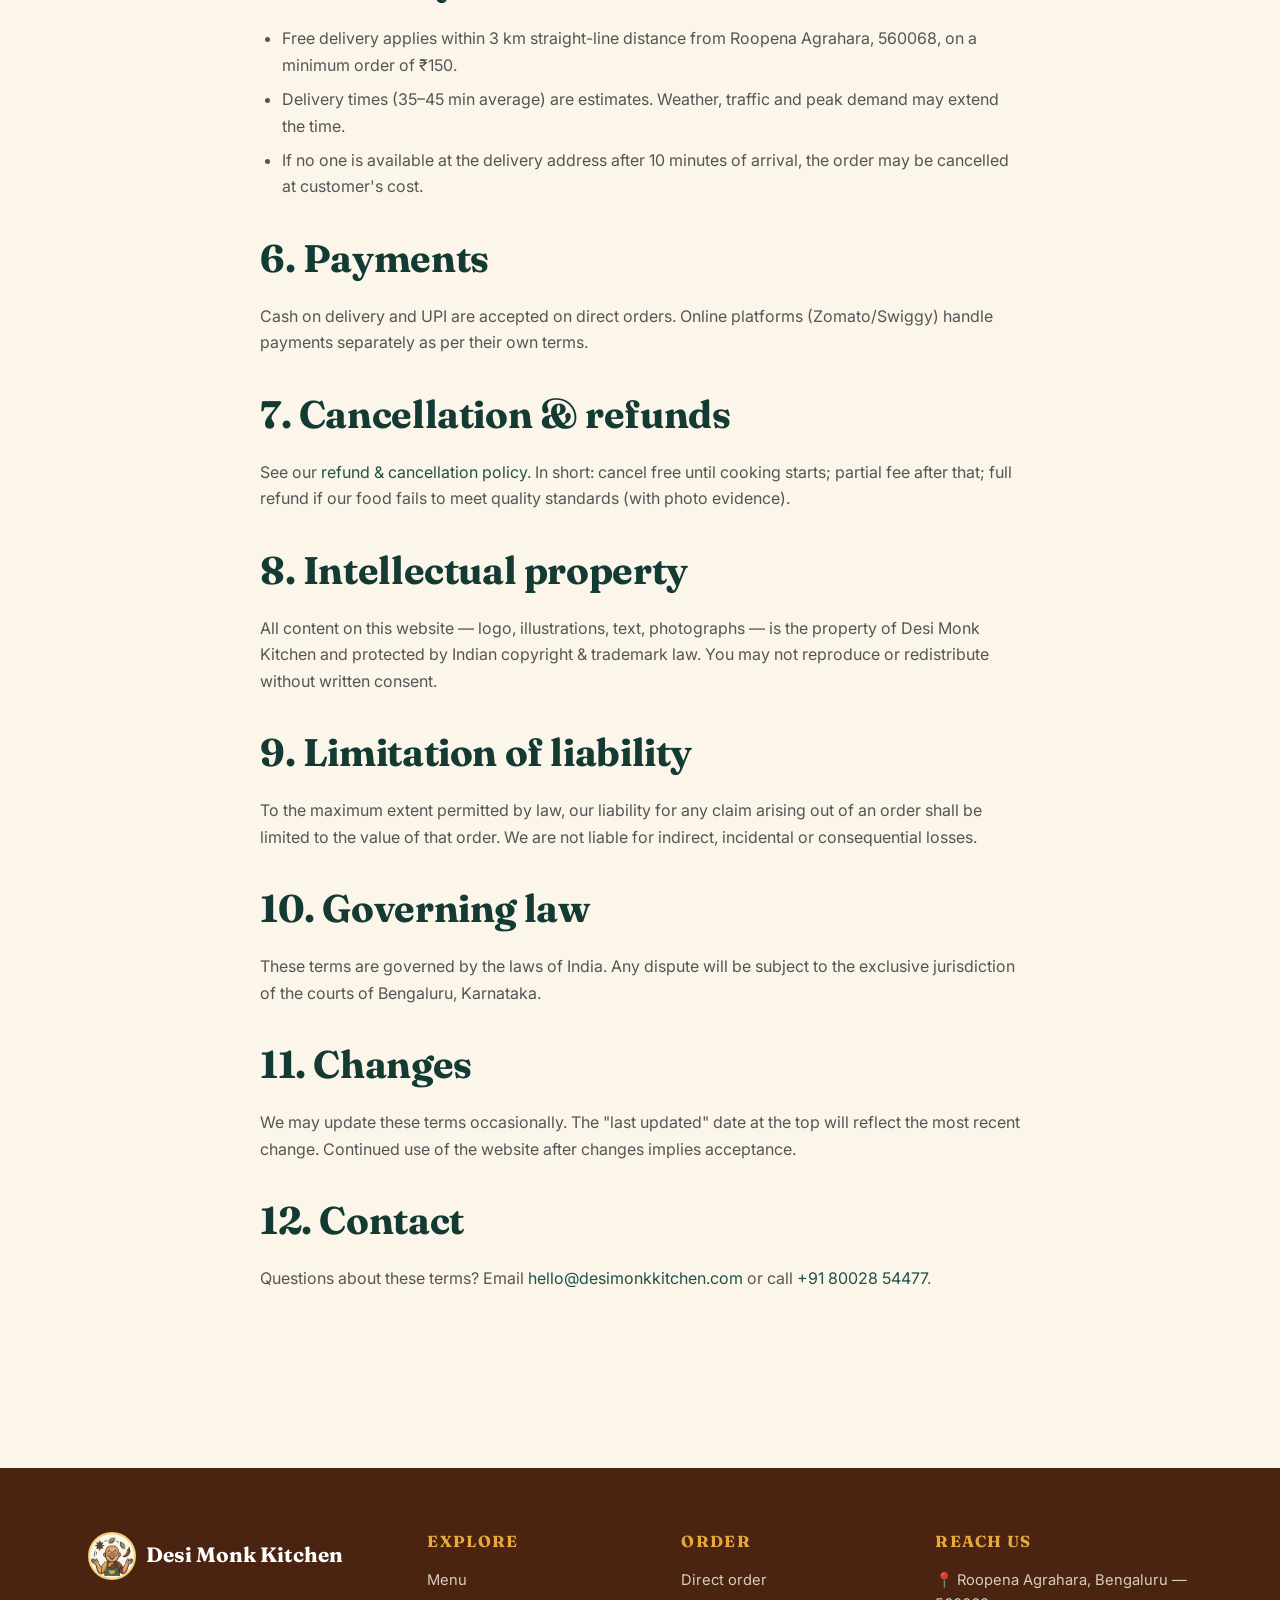
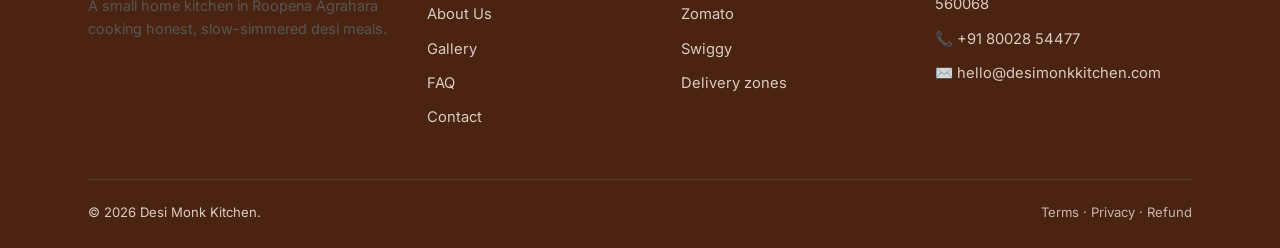
<file: terms.html>
<!doctype html>
<html lang="en">
<head>
<meta charset="utf-8">
<meta name="viewport" content="width=device-width, initial-scale=1">
<title>Terms &amp; Conditions | Desi Monk Kitchen</title>
<meta name="description" content="Terms & conditions of using Desi Monk Kitchen's website and services in Bangalore.">
<meta name="robots" content="index, follow">
<link rel="canonical" href="https://desimonkkitchen.com/terms.html">
<link rel="icon" type="image/png" sizes="32x32" href="assets/images/brand/favicon-32.png">
<link rel="apple-touch-icon" sizes="180x180" href="assets/images/brand/favicon-180.png">
<link rel="preconnect" href="https://fonts.googleapis.com"><link rel="preconnect" href="https://fonts.gstatic.com" crossorigin>
<link href="https://fonts.googleapis.com/css2?family=Fraunces:opsz,wght@9..144,500;9..144,700;9..144,800&family=Inter:wght@400;500;600;700&display=swap" rel="stylesheet">
<link rel="stylesheet" href="assets/css/style.css">
</head>
<body>

<header class="site-header">
  <nav class="nav" aria-label="Primary">
    <a href="index.html" class="brand" aria-label="Desi Monk Kitchen home"><img class="logo-img" src="assets/images/brand/logo-horizontal.png" alt="Desi Monk Kitchen"></a>
    <button class="nav-toggle" aria-label="Toggle menu" aria-expanded="false"><span></span><span></span><span></span></button>
    <ul class="nav-links"><li><a href="index.html">Home</a></li><li><a href="menu.html">Menu</a></li><li><a href="about.html">About</a></li><li><a href="delivery.html">Delivery</a></li><li><a href="gallery.html">Gallery</a></li><li><a href="contact.html">Contact</a></li><li><a href="order.html" class="nav-cta">Order Now →</a></li></ul>
  </nav>
</header>

<section class="page-hero">
  <div class="container">
    <span class="eyebrow">Legal</span>
    <h1>Terms &amp; Conditions</h1>
    <p>Last updated: 1 May 2026. Please read these terms carefully before using our website or placing an order.</p>
    <div class="breadcrumb"><a href="index.html">Home</a> &nbsp;/&nbsp; Terms</div>
  </div>
</section>

<section>
  <div class="container">
    <div class="prose">
      <h2>1. About these terms</h2>
      <p>This website at <strong>desimonkkitchen.com</strong> is owned and operated by Desi Monk Kitchen ("we", "us", "our"), a small home cloud kitchen based in Roopena Agrahara, Bengaluru, Karnataka — 560068, India. By using our website, calling us, or placing an order through any channel, you agree to these terms.</p>

      <h2>2. Eligibility</h2>
      <p>You must be 18 years or older, or have parental consent, to place an order with us. By ordering you confirm that the contact and delivery information you provide is accurate.</p>

      <h2>3. Orders, pricing &amp; offers</h2>
      <ul>
        <li>All prices on the website are in Indian Rupees (₹) and inclusive of applicable taxes unless mentioned otherwise.</li>
        <li>Launch offers (such as a flat discount on your first direct order) are limited-time and apply to direct orders only. Zomato/Swiggy may run their own promotions independently.</li>
        <li>We reserve the right to refuse, modify or cancel any order — for example, if an item is sold out, the kitchen is closed, the delivery address is outside our zone, or in case of suspected fraud.</li>
        <li>Order confirmation is given only after we WhatsApp / call you back. A submitted form alone is not a confirmed order.</li>
      </ul>

      <h2>4. Food, allergens &amp; spice levels</h2>
      <ul>
        <li>Our kitchen handles dairy, gluten (wheat), eggs, mustard, nuts, peanuts &amp; seafood. We cannot guarantee a fully allergen-free environment.</li>
        <li>Please mention any allergy or dietary restriction when ordering. We'll do our best, but we cannot accept liability for undeclared allergies.</li>
        <li>Spice levels (mild / medium / spicy) are at our cook's reasonable judgement.</li>
      </ul>

      <h2>5. Delivery</h2>
      <ul>
        <li>Free delivery applies within 3 km straight-line distance from Roopena Agrahara, 560068, on a minimum order of ₹150.</li>
        <li>Delivery times (35–45 min average) are estimates. Weather, traffic and peak demand may extend the time.</li>
        <li>If no one is available at the delivery address after 10 minutes of arrival, the order may be cancelled at customer's cost.</li>
      </ul>

      <h2>6. Payments</h2>
      <p>Cash on delivery and UPI are accepted on direct orders. Online platforms (Zomato/Swiggy) handle payments separately as per their own terms.</p>

      <h2>7. Cancellation &amp; refunds</h2>
      <p>See our <a href="refund.html">refund &amp; cancellation policy</a>. In short: cancel free until cooking starts; partial fee after that; full refund if our food fails to meet quality standards (with photo evidence).</p>

      <h2>8. Intellectual property</h2>
      <p>All content on this website — logo, illustrations, text, photographs — is the property of Desi Monk Kitchen and protected by Indian copyright &amp; trademark law. You may not reproduce or redistribute without written consent.</p>

      <h2>9. Limitation of liability</h2>
      <p>To the maximum extent permitted by law, our liability for any claim arising out of an order shall be limited to the value of that order. We are not liable for indirect, incidental or consequential losses.</p>

      <h2>10. Governing law</h2>
      <p>These terms are governed by the laws of India. Any dispute will be subject to the exclusive jurisdiction of the courts of Bengaluru, Karnataka.</p>

      <h2>11. Changes</h2>
      <p>We may update these terms occasionally. The "last updated" date at the top will reflect the most recent change. Continued use of the website after changes implies acceptance.</p>

      <h2>12. Contact</h2>
      <p>Questions about these terms? Email <a href="mailto:hello@desimonkkitchen.com">hello@desimonkkitchen.com</a> or call <a href="tel:+918002854477">+91 80028 54477</a>.</p>
    </div>
  </div>
</section>

<footer class="site-footer">
  <div class="container">
    <div class="footer-grid">
      <div class="brand-block"><div class="logo-row"><img src="assets/images/brand/monk-illustration.png" alt="">Desi Monk Kitchen</div><p>A small home kitchen in Roopena Agrahara cooking honest, slow-simmered desi meals.</p></div>
      <div><h4>Explore</h4><ul><li><a href="menu.html">Menu</a></li><li><a href="about.html">About Us</a></li><li><a href="gallery.html">Gallery</a></li><li><a href="faq.html">FAQ</a></li><li><a href="contact.html">Contact</a></li></ul></div>
      <div><h4>Order</h4><ul><li><a href="order.html">Direct order</a></li><li><a href="#">Zomato</a></li><li><a href="#">Swiggy</a></li><li><a href="delivery.html">Delivery zones</a></li></ul></div>
      <div><h4>Reach Us</h4><ul><li>📍 Roopena Agrahara, Bengaluru — 560068</li><li>📞 <a href="tel:+918002854477">+91 80028 54477</a></li><li>✉️ <a href="mailto:hello@desimonkkitchen.com">hello@desimonkkitchen.com</a></li></ul></div>
    </div>
    <div class="footer-bottom"><div>© <span data-year>2026</span> Desi Monk Kitchen.</div><div><a href="terms.html">Terms</a> · <a href="privacy.html">Privacy</a> · <a href="refund.html">Refund</a></div></div>
  </div>
</footer>
<script src="assets/js/main.js"></script>
</body>
</html>
</file>
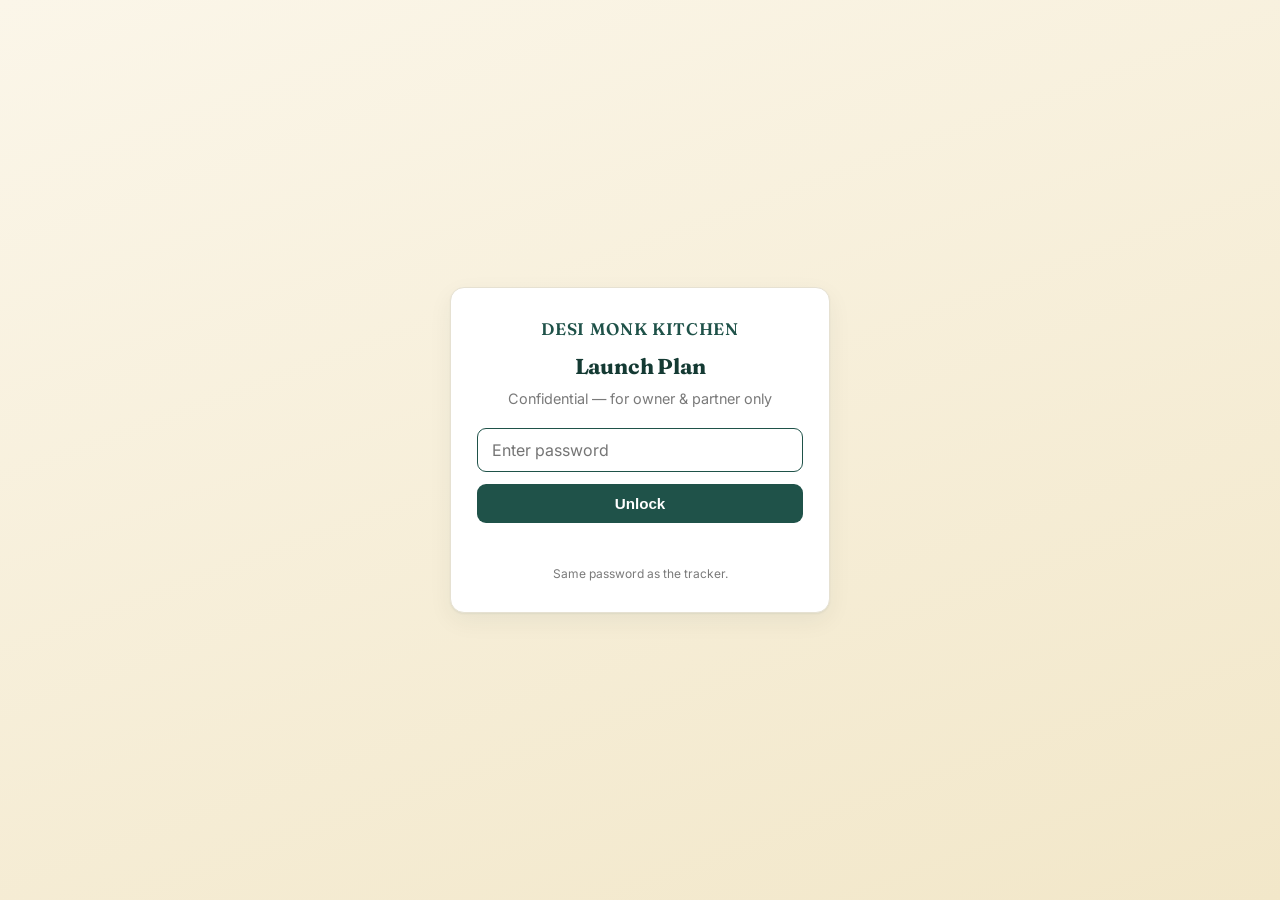
<file: team/launch-plan.html>
<!doctype html>
<html lang="en">
<head>
<meta charset="utf-8">
<meta name="viewport" content="width=device-width,initial-scale=1,viewport-fit=cover">
<meta name="robots" content="noindex,nofollow,noarchive,nosnippet">
<meta name="googlebot" content="noindex,nofollow">
<meta name="referrer" content="no-referrer">
<title>Desi Monk Kitchen — Launch Plan (Menu, Pricing & Packaging)</title>
<link rel="preconnect" href="https://fonts.googleapis.com">
<link rel="preconnect" href="https://fonts.gstatic.com" crossorigin>
<link href="https://fonts.googleapis.com/css2?family=Fraunces:opsz,wght@9..144,500;9..144,600;9..144,700&family=Inter:wght@400;500;600;700&display=swap" rel="stylesheet">
<style>
  :root {
    --saffron:#E8A93C; --saffron-soft:#FBE6B8; --teal:#1F5249; --teal-deep:#143A33;
    --teal-soft:#E4EFEC; --chili:#C8342A; --chili-soft:#FBE3E1; --brown:#6B3416;
    --cream:#FBF6E9; --paper:#FFFFFF; --ink:#1B1B1B; --ink-2:#4A4A4A; --ink-3:#7A7A7A;
    --line:#E6E1D2; --shadow:0 1px 2px rgba(20,58,51,.06),0 8px 24px rgba(20,58,51,.06);
  }
  *,*::before,*::after{box-sizing:border-box;}
  html,body{margin:0;padding:0;}
  body{font-family:"Inter",system-ui,-apple-system,"Segoe UI",Roboto,sans-serif;background:var(--cream);color:var(--ink);line-height:1.55;-webkit-font-smoothing:antialiased;}
  h1,h2,h3,h4{font-family:"Fraunces",Georgia,serif;color:var(--teal-deep);letter-spacing:-0.01em;margin:0 0 .4em;}
  h1{font-size:clamp(1.7rem,3vw,2.3rem);font-weight:700;}
  h2{font-size:clamp(1.3rem,2.2vw,1.65rem);font-weight:600;margin-top:0;}
  h3{font-size:1.08rem;font-weight:600;color:var(--brown);margin-top:1.2em;}
  p{margin:0 0 .75em;color:var(--ink-2);}
  a{color:var(--teal);text-underline-offset:2px;}
  a:hover{color:var(--chili);}
  code{font-family:ui-monospace,Menlo,Consolas,monospace;background:var(--cream);padding:1px 5px;border-radius:4px;font-size:.85em;}

  /* password gate */
  .gate{position:fixed;inset:0;z-index:999;background:linear-gradient(160deg,#FBF6E9 0%,#F2E7C9 100%);display:flex;align-items:center;justify-content:center;padding:20px;}
  .gate-card{background:var(--paper);border:1px solid var(--line);border-radius:14px;padding:28px 26px;width:min(380px,100%);box-shadow:var(--shadow);text-align:center;}
  .gate-mark{font-family:"Fraunces",serif;font-size:1.05rem;font-weight:600;color:var(--teal);letter-spacing:.04em;text-transform:uppercase;}
  .gate h1{margin:8px 0 4px;font-size:1.35rem;}
  .gate p{color:var(--ink-3);font-size:.9rem;margin:0 0 18px;}
  .gate input{width:100%;padding:11px 14px;font-size:1rem;border-radius:9px;border:1px solid var(--line);background:var(--cream);color:var(--ink);font-family:inherit;outline:none;}
  .gate input:focus{border-color:var(--teal);background:var(--paper);}
  .gate button{margin-top:12px;width:100%;padding:11px 14px;border-radius:9px;border:0;background:var(--teal);color:#fff;font-weight:600;font-size:.95rem;cursor:pointer;}
  .gate button:hover{background:var(--teal-deep);}
  .gate-error{color:var(--chili);font-size:.85rem;margin-top:10px;min-height:18px;}
  .gate-hint{color:var(--ink-3);font-size:.75rem;margin-top:14px;}

  .wrap{max-width:920px;margin:0 auto;padding:28px clamp(16px,4vw,36px) 80px;}
  .masthead{display:flex;align-items:center;gap:12px;border-bottom:1px solid var(--line);padding-bottom:16px;margin-bottom:24px;}
  .brand-mark{width:46px;height:46px;border-radius:50%;background:radial-gradient(circle at 30% 30%,var(--saffron) 0%,#B97A1F 100%);display:grid;place-items:center;color:#2B1306;font-family:"Fraunces",serif;font-weight:700;font-size:1.25rem;flex:0 0 46px;}
  .brand-name{font-family:"Fraunces",serif;font-weight:600;color:var(--teal-deep);line-height:1.1;font-size:1.1rem;}
  .brand-sub{font-size:.74rem;color:var(--ink-3);letter-spacing:.05em;text-transform:uppercase;}

  .hero{background:var(--paper);border:1px solid var(--line);border-radius:14px;padding:24px clamp(18px,3vw,30px);box-shadow:var(--shadow);margin-bottom:18px;}
  .hero h1{margin-bottom:.2em;}
  .hero .lede{font-size:1.02rem;color:var(--ink-2);margin:0;}
  .stamp{display:inline-block;background:var(--saffron-soft);color:#7A4500;font-size:.72rem;font-weight:600;letter-spacing:.04em;text-transform:uppercase;padding:3px 10px;border-radius:999px;margin-bottom:10px;}

  section{background:var(--paper);border:1px solid var(--line);border-radius:14px;padding:22px clamp(18px,3vw,28px);margin-bottom:18px;box-shadow:var(--shadow);scroll-margin-top:16px;}
  .sec-num{font-family:"Fraunces",serif;font-size:.85rem;color:var(--saffron);font-weight:600;letter-spacing:.06em;display:block;margin-bottom:2px;}
  .lead{color:var(--ink-2);margin:0 0 14px;}

  .toc{background:var(--paper);border:1px solid var(--line);border-radius:14px;padding:16px 20px;box-shadow:var(--shadow);margin-bottom:18px;}
  .toc h4{margin:0 0 8px;color:var(--teal);font-size:.78rem;letter-spacing:.06em;text-transform:uppercase;}
  .toc ol{margin:0;padding-left:20px;columns:2;column-gap:24px;}
  .toc li{margin-bottom:4px;font-size:.92rem;}
  @media(max-width:560px){.toc ol{columns:1;}}

  .table-wrap{overflow-x:auto;margin:10px 0 14px;}
  table{width:100%;border-collapse:collapse;min-width:520px;}
  th,td{text-align:left;padding:9px 12px;border-bottom:1px solid var(--line);font-size:.9rem;vertical-align:top;}
  thead th{background:var(--cream);color:var(--brown);font-weight:600;font-size:.8rem;text-transform:uppercase;letter-spacing:.03em;}
  tbody tr:hover{background:var(--cream);}
  td.num,th.num{text-align:right;white-space:nowrap;}
  .pos{color:#1F6131;font-weight:600;}
  .total-row td{background:var(--teal-soft);font-weight:600;color:var(--teal-deep);border-top:2px solid var(--teal);}

  .callout{border:1px solid var(--line);border-left-width:4px;background:var(--cream);border-radius:8px;padding:12px 14px;margin:12px 0;}
  .callout h4{margin:0 0 .3em;}
  .callout p{margin:0;}
  .callout-warn{border-left-color:var(--chili);background:var(--chili-soft);}
  .callout-warn h4{color:var(--chili);}
  .callout-info{border-left-color:var(--teal);background:var(--teal-soft);}
  .callout-info h4{color:var(--teal-deep);}
  .callout-tip{border-left-color:var(--saffron);background:var(--saffron-soft);}
  .callout-tip h4{color:#7A4500;}

  ul.clean{margin:.4em 0 .8em;padding-left:20px;}
  ul.clean li{margin-bottom:6px;color:var(--ink-2);}

  .steps{list-style:none;margin:0;padding:0;counter-reset:step;}
  .steps li{position:relative;padding:12px 12px 12px 46px;border:1px solid var(--line);border-radius:10px;margin-bottom:8px;background:var(--paper);}
  .steps li::before{counter-increment:step;content:counter(step);position:absolute;left:12px;top:12px;width:24px;height:24px;border-radius:50%;background:var(--saffron);color:#3A1F00;font-weight:700;font-size:.82rem;display:grid;place-items:center;}
  .steps strong{color:var(--teal-deep);}
  .owner{display:inline-block;font-size:.7rem;font-weight:600;text-transform:uppercase;letter-spacing:.03em;padding:1px 8px;border-radius:999px;margin-left:6px;vertical-align:middle;}
  .own-sumit{background:var(--teal-soft);color:var(--teal-deep);}
  .own-partner{background:var(--saffron-soft);color:#7A4500;}
  .own-both{background:var(--chili-soft);color:var(--chili);}

  footer{color:var(--ink-3);font-size:.8rem;margin-top:24px;text-align:center;}
  .backlink{display:inline-block;margin-bottom:14px;font-size:.85rem;}

  .dl-grid{display:grid;gap:16px;grid-template-columns:repeat(auto-fit,minmax(200px,1fr));margin-top:8px;}
  .dl-card{border:1px solid var(--line);border-radius:12px;background:var(--paper);padding:14px;display:flex;flex-direction:column;align-items:center;text-align:center;box-shadow:var(--shadow);}
  .dl-card .dl-thumb{display:flex;align-items:center;justify-content:center;height:240px;width:100%;}
  .dl-card img{max-width:100%;max-height:240px;width:auto;height:auto;border-radius:8px;border:1px solid var(--line);background:var(--cream);object-fit:contain;}
  .dl-card h4{margin:12px 0 2px;color:var(--teal-deep);}
  .dl-card .dl-meta{font-size:.78rem;color:var(--ink-3);margin-bottom:12px;}
  .dl-btn{display:inline-block;background:var(--teal);color:#fff;text-decoration:none;font-weight:600;font-size:.88rem;padding:10px 18px;border-radius:8px;transition:background .15s;margin-top:auto;}
  .dl-btn:hover{background:var(--teal-deep);color:#fff;}

  @media print{.gate{display:none!important;}body{background:#fff;}section,.hero,.toc{box-shadow:none;break-inside:avoid;}}
</style>
</head>
<body>

<!-- PASSWORD GATE -->
<div class="gate" id="gate">
  <div class="gate-card">
    <div class="gate-mark">Desi Monk Kitchen</div>
    <h1>Launch Plan</h1>
    <p>Confidential — for owner &amp; partner only</p>
    <input id="gatePass" type="password" autocomplete="off" placeholder="Enter password" />
    <button id="gateBtn" type="button">Unlock</button>
    <div class="gate-error" id="gateErr"></div>
    <div class="gate-hint">Same password as the tracker.</div>
  </div>
</div>

<!-- PAGE -->
<div class="wrap" id="app" hidden>

  <div class="masthead">
    <div class="brand-mark">DM</div>
    <div>
      <div class="brand-name">Desi Monk Kitchen</div>
      <div class="brand-sub">Launch Plan · Menu · Pricing · Packaging</div>
    </div>
  </div>

  <a class="backlink" href="tracker.html">&larr; Back to full operations tracker</a>

  <div class="hero">
    <span class="stamp">Share this with your partner</span>
    <h1>Go-Live Plan: 5-item launch</h1>
    <p class="lede">Everything we need to decide before listing on Swiggy &amp; Zomato — the exact menu, the price for each item on each channel, the combos that answer “what’s the price for two?”, why the last menu got rejected and how to avoid it, and the full packaging shopping list. Built for a budget, single-kitchen startup in the Silk Board / BTM / Bommanahalli belt.</p>
  </div>

  <div class="toc">
    <h4>On this page</h4>
    <ol>
      <li><a href="#downloads">⬇ Download finished assets</a></li>
      <li><a href="#distribution">⚑ Pamphlet distribution plan (2,000)</a></li>
      <li><a href="#menu">The launch menu (5 items)</a></li>
      <li><a href="#pricing">Item pricing — two channels</a></li>
      <li><a href="#combos">Combos &amp; “price for two”</a></li>
      <li><a href="#reject">Why we got rejected — &amp; the fix</a></li>
      <li><a href="#packaging">Packaging shopping list</a></li>
      <li><a href="#buy">Where to buy — shop map links</a></li>
      <li><a href="#perishables">Daily veg &amp; sourcing guide</a></li>
      <li><a href="#steps">Action steps — who does what</a></li>
    </ol>
  </div>

  <!-- DOWNLOADS -->
  <section id="downloads">
    <span class="sec-num">★</span>
    <h2>Download — finished marketing assets</h2>
    <p class="lead">The final print-ready files. Tap “Download” to save the full-resolution version, then send to the printer or share with the team. (Previews are small; the download is full quality.)</p>
    <div class="dl-grid">
      <div class="dl-card">
        <div class="dl-thumb"><img src="/assets/thumbs/thumb-pamphlet.jpg" alt="PG / hostel pamphlet" loading="lazy"></div>
        <h4>PG / Hostel pamphlet</h4>
        <div class="dl-meta">A5 • 1536×2566 PNG</div>
        <a class="dl-btn" href="/assets/pamplet-final-new.png" download="desi-monk-pamphlet.png">⬇ Download</a>
      </div>
      <div class="dl-card">
        <div class="dl-thumb"><img src="/assets/thumbs/thumb-noparking.jpg" alt="No-parking gate board" loading="lazy"></div>
        <h4>No-Parking gate board</h4>
        <div class="dl-meta">3×2 ft flex • 2027×1547 PNG</div>
        <a class="dl-btn" href="/assets/no-parking.png" download="desi-monk-no-parking.png">⬇ Download</a>
      </div>
      <div class="dl-card">
        <div class="dl-thumb"><img src="/assets/thumbs/thumb-sticker.jpg" alt="Brand sticker" loading="lazy"></div>
        <h4>Brand sticker</h4>
        <div class="dl-meta">Round 50–75 mm • 2048×2048 PNG</div>
        <a class="dl-btn" href="/assets/final-brand-clean.png" download="desi-monk-brand-sticker.png">⬇ Download</a>
      </div>
      <div class="dl-card">
        <div class="dl-thumb"><img src="/assets/thumbs/thumb-qr.jpg" alt="WhatsApp QR code" loading="lazy"></div>
        <h4>WhatsApp QR code</h4>
        <div class="dl-meta">3000×3000 PNG</div>
        <a class="dl-btn" href="/assets/whatsapp-qr.png" download="desi-monk-whatsapp-qr.png">⬇ Download</a>
      </div>
      <div class="dl-card">
        <div class="dl-thumb"><img src="/assets/thumbs/thumb-menu.jpg" alt="Menu card (Swiggy/Zomato &amp; Google)" loading="lazy"></div>
        <h4>Menu card (June)</h4>
        <div class="dl-meta">1440×1468 PNG · direct prices</div>
        <a class="dl-btn" href="/assets/Menu-June.png" download="desi-monk-menu.png">⬇ Download</a>
      </div>
      <div class="dl-card">
        <div class="dl-thumb"><img src="/assets/thumbs/thumb-app-menu.jpg" alt="App menu card (Swiggy/Zomato app prices)" loading="lazy"></div>
        <h4>App menu card</h4>
        <div class="dl-meta">1440×1492 JPG · app prices</div>
        <a class="dl-btn" href="/assets/app-menu.jpg" download="desi-monk-app-menu.jpg">⬇ Download</a>
      </div>
    </div>
  </section>

  <!-- DISTRIBUTION PLAN -->
  <section id="distribution">
    <span class="sec-num">⚑ DISTRIBUTION</span>
    <h2>Getting 2,000 pamphlets into the right hands — without doing it yourself</h2>
    <p class="lead">You should <strong>not</strong> walk door-to-door. Your job is to <em>seed and supervise</em> — hire cheap local hands for the legwork and drop stacks where our exact customer already stands. The whole 2,000 can be out in one weekend for under ₹2,000 cash.</p>

    <div class="callout callout-tip">
      <h4>The one rule</h4>
      <p>Put the pamphlet where someone <strong>who is not cooking tonight</strong> will see it — PG rooms, hostel notice boards, gym counters, office gates at lunch. A pamphlet on a random road is wasted; a pamphlet under a PG door at 7 PM is an order.</p>
    </div>

    <h3>5 channels, ranked by return</h3>
    <div class="table-wrap">
      <table>
        <thead><tr><th>Channel</th><th>How it works (you don't go)</th><th class="num">Pamphlets</th><th class="num">Cost</th></tr></thead>
        <tbody>
          <tr><td><strong>1. Newspaper insert</strong> <span class="owner own-sumit">Best ROI</span></td><td>The local paper vendor slips one pamphlet inside every morning paper on his Bommanahalli / BTM route — it lands <em>inside</em> the flat. Any newspaper hawker does this for a small fee.</td><td class="num">800</td><td class="num">₹0.30–0.50 each ≈ ₹400</td></tr>
          <tr><td><strong>2. PG / Hostel reception</strong></td><td>Hand 30–50 to each PG manager to keep at reception &amp; slide under doors. Sweeten it: 1 free meal for the warden, or ₹20 per order their PG sends in week 1.</td><td class="num">600</td><td class="num">Free + a few meals</td></tr>
          <tr><td><strong>3. Footfall shops</strong></td><td>Counter stacks (10–20 each) at kirana stores, tea / juice stalls, gyms, salons, pharmacies and xerox shops near the tech parks. A free meal keeps the owner topping up the stack.</td><td class="num">300</td><td class="num">Free + meals</td></tr>
          <tr><td><strong>4. Apartment under-door drop</strong></td><td>Hire 1 student / gig worker (WorkIndia, Apna app, or a local boy) for a weekend at ~₹500/day. One person drops 500–700/day in apartment complexes inside the 3 km zone.</td><td class="num">250</td><td class="num">~₹1,000 (2 days)</td></tr>
          <tr><td><strong>5. Office gates &amp; security desks</strong></td><td>Leave a small stack with the security guard at IT-park / office gates around Silk Board, timed for the 12–1 PM lunch rush.</td><td class="num">50</td><td class="num">Free</td></tr>
          <tr class="total-row"><td>Total</td><td>One weekend blitz — you only supervise</td><td class="num">2,000</td><td class="num">≈ ₹1,500–2,000</td></tr>
        </tbody>
      </table>
    </div>

    <h3>Where to drop — split across our 3 km free-delivery zone</h3>
    <p>Don't dump all 2,000 in one street. Spread them across the localities we actually deliver to, weighted by how many PGs &amp; flats each has:</p>
    <div class="table-wrap">
      <table>
        <thead><tr><th>Locality</th><th>Why</th><th class="num">Pamphlets</th></tr></thead>
        <tbody>
          <tr><td>Bommanahalli / Roopena Agrahara</td><td>Our doorstep — densest PG belt, fastest delivery</td><td class="num">500</td></tr>
          <tr><td>Hongasandra / Viratnagar</td><td>Heavy PG &amp; worker housing</td><td class="num">350</td></tr>
          <tr><td>BTM 1 &amp; 2</td><td>Flats and young renters</td><td class="num">350</td></tr>
          <tr><td>Silk Board / office cluster</td><td>Lunch crowd, offices</td><td class="num">300</td></tr>
          <tr><td>HSR Sector 7 / Madiwala</td><td>Edge of zone, stronger spenders</td><td class="num">300</td></tr>
          <tr><td>Spare — re-drop where it works</td><td>Hold 200 back to flood whichever zone orders first</td><td class="num">200</td></tr>
        </tbody>
      </table>
    </div>

    <div class="callout callout-info">
      <h4>How we'll know it worked — track it</h4>
      <p>The pamphlet carries <strong>code MONK50</strong> (first order, min ₹150). Every time someone uses it, a pamphlet did its job. Log each week-1 order's <em>locality</em> (the delivery address tells you) and whether MONK50 was used. After 7 days you'll see which zone &amp; channel paid back — then pour the spare 200 and the next print run there.</p>
    </div>

    <h3>How to find &amp; hire the right person — experienced, not new</h3>
    <p>You want someone who already does this daily and knows the lanes by heart. Five places to find them, easiest first:</p>
    <ul class="clean">
      <li><strong>Your own newspaper vendor</strong> — the man who drops your morning paper already inserts pamphlets for a living and knows every building on his route. Ask him first; he's the most reliable and the cheapest.</li>
      <li><strong>JustDial / Google Maps</strong> — search “pamphlet distribution Bommanahalli / BTM / HSR”. Local leaflet-distribution agencies have trained door-to-door teams and give you a bill.</li>
      <li><strong>Apna app or WorkIndia app</strong> — post a 2-day “pamphlet distributor / field promoter” gig. Filter for people who list <em>prior distribution or field-marketing</em> experience — skip the blank profiles.</li>
      <li><strong>Your print shop</strong> — the shop that printed the 2,000 almost always knows the local distribution boys. Just ask at the counter.</li>
      <li><strong>Auto / bike stands near Silk Board</strong> — some drivers do area drops in their free hours and already know where the PGs are.</li>
    </ul>

    <h3>5 questions that separate an expert from a newbie</h3>
    <div class="table-wrap">
      <table>
        <thead><tr><th>Ask this</th><th>An experienced person says…</th><th>A newbie / dumper says…</th></tr></thead>
        <tbody>
          <tr><td>“Which exact areas do you cover daily?”</td><td>Names the lanes — Bommanahalli, Hongasandra, BTM 2… without thinking</td><td>“Everywhere”, vague, no names</td></tr>
          <tr><td>“How many can you do in one day?”</td><td>500–800 per person, honestly</td><td>“2,000–3,000 alone, today” — that means he'll dump them</td></tr>
          <tr><td>“Whose pamphlet did you do last month?”</td><td>Names a shop / restaurant you can call to check</td><td>Can't name anyone</td></tr>
          <tr><td>“Your rate per 1,000?”</td><td>₹300–600 per 1,000 door-drop · ₹0.30–0.50 per newspaper insert</td><td>Wildly high, or “whatever you give”</td></tr>
          <tr><td>“Can you send photos of the drop?”</td><td>“Yes, of course”</td><td>Hesitates or refuses</td></tr>
        </tbody>
      </table>
    </div>

    <div class="callout callout-warn">
      <h4>The #1 risk: he throws the bundle in a bin and keeps your money</h4>
      <p>This is the most common scam in pamphlet work. Four rules protect you completely:</p>
      <ul class="clean">
        <li><strong>Pay 50% advance, 50% only after proof.</strong> Never pay in full upfront.</li>
        <li><strong>Hand over 500 at a time, not all 2,000.</strong> Refill only after he shows proof and you start seeing orders from that zone.</li>
        <li><strong>Ask for timestamped photos / short videos</strong> from different buildings each day on WhatsApp.</li>
        <li><strong>Spot-check yourself:</strong> next day, you or your partner visit 2–3 PGs / apartments and ask “did you get a Desi Monk pamphlet?”</li>
      </ul>
    </div>

    <div class="callout callout-tip">
      <h4>Copy-paste WhatsApp message to send them</h4>
      <p><em>“Namaste, I run Desi Monk Kitchen (home food) near Silk Board. I need 2,000 pamphlets distributed door-to-door in Bommanahalli, BTM, HSR &amp; Hongasandra — PGs, hostels and apartments within 3 km. Do you do this work? What is your rate per 1,000, which areas can you cover, and can you share photos of the drop? I'll start with 500 and pay the balance on proof.”</em></p>
    </div>

    <h3>Your weekend playbook</h3>
    <ol class="steps">
      <li><strong>Friday:</strong> Drop 800 pamphlets to the newspaper vendor with payment — they go out Saturday &amp; Sunday morning. <span class="owner own-sumit">Sumit</span></li>
      <li><strong>Saturday AM:</strong> Hire 1 helper (₹500/day). Give him the PG list + apartment list and a route — he does the under-door drops &amp; PG receptions. <span class="owner own-both">Both</span></li>
      <li><strong>Sat–Sun:</strong> You only visit the ~15 shops / gyms you already know, drop counter stacks and offer the free-meal hook. <span class="owner own-partner">Partner</span></li>
      <li><strong>Monday:</strong> Open a simple sheet — Locality · Pamphlets dropped · Orders this week · MONK50 used. Fill it daily. <span class="owner own-sumit">Sumit</span></li>
      <li><strong>Next Sunday:</strong> Review the sheet. Re-drop the spare 200 into the best zone. Reorder prints only for zones that paid back. <span class="owner own-both">Both</span></li>
    </ol>

    <div class="callout callout-warn">
      <h4>Don't waste prints</h4>
      <p>No pamphlets on car windscreens (annoys people, blows away) and none outside the 3 km zone — we can't deliver there, so it's a wasted print and a disappointed caller.</p>
    </div>
  </section>

  <!-- 1. MENU -->
  <section id="menu">
    <span class="sec-num">01</span>
    <h2>The launch menu — keep it tiny on purpose</h2>
    <p class="lead">Five items only. The #1 mistake first-time kitchens make is launching with 25 items and dying of spoilage and mis-picks in week one.</p>
    <ul class="clean">
      <li><strong>Chicken curry</strong> — bone-in, “ghar jaisa”. Our hero, highest volume.</li>
      <li><strong>Mutton curry</strong> — premium hero, weekend driver.</li>
      <li><strong>Plain rice</strong> — cheap to make, high margin.</li>
      <li><strong>Chapati</strong> — make-to-order. (Curry with no bread loses ~40% of orders in this area — this is why we added it.)</li>
      <li><strong>Salad</strong> — small garnish cup. Lifts perceived value for ~₹10 cost.</li>
    </ul>
    <div class="callout callout-info">
      <h4>What we are deliberately NOT launching with</h4>
      <p>No biryani, no starters, no veg gravies, no egg. Add a free ₹6 dal/raita add-on only in month 2, once order data shows what sells. Clean and simple wins the first 90 days.</p>
    </div>
  </section>

  <!-- 2. PRICING -->
  <section id="pricing">
    <span class="sec-num">02</span>
    <h2>Item pricing — two prices, one kitchen</h2>
    <p class="lead">Swiggy/Zomato take ~28% of the order (commission + GST on commission + payment fee). So the aggregator price must be higher than our direct price — every successful cloud kitchen does this. Numbers below use real mid-2026 Bangalore raw costs: bone-in chicken ₹250/kg, mutton ₹780/kg, sona masoori ₹58/kg.</p>
    <div class="table-wrap">
      <table>
        <thead>
          <tr><th>Item</th><th>Portion</th><th class="num">Our cost</th><th class="num">Direct price</th><th class="num">Swiggy/Zomato</th><th class="num">We receive (agg.)</th></tr>
        </thead>
        <tbody>
          <tr><td>Chicken curry</td><td>2 pcs · serves 1</td><td class="num">₹95</td><td class="num">₹150</td><td class="num">₹169</td><td class="num"><span class="pos">~₹122 (+27)</span></td></tr>
          <tr><td>Chicken curry</td><td>4 pcs · serves 2</td><td class="num">₹175</td><td class="num">₹270</td><td class="num">₹329</td><td class="num"><span class="pos">~₹237 (+62)</span></td></tr>
          <tr><td>Mutton curry</td><td>2 pcs · serves 1</td><td class="num">₹190</td><td class="num">₹280</td><td class="num">₹339</td><td class="num"><span class="pos">~₹244 (+54)</span></td></tr>
          <tr><td>Mutton curry</td><td>4 pcs · serves 2</td><td class="num">₹365</td><td class="num">₹520</td><td class="num">₹669</td><td class="num"><span class="pos">~₹482 (+117)</span></td></tr>
          <tr><td>Plain rice</td><td>serves 1</td><td class="num">₹16</td><td class="num">₹50</td><td class="num">₹79</td><td class="num"><span class="pos">~₹57 (+41)</span></td></tr>
          <tr><td>Plain rice</td><td>serves 2</td><td class="num">₹26</td><td class="num">₹90</td><td class="num">₹129</td><td class="num"><span class="pos">~₹93 (+67)</span></td></tr>
          <tr><td>Chapati</td><td>per pc</td><td class="num">₹5</td><td class="num">₹9</td><td class="num">₹15</td><td class="num"><span class="pos">~₹11 (+6)</span></td></tr>
          <tr><td>Salad</td><td>cup</td><td class="num">₹10</td><td class="num">₹29</td><td class="num">₹39</td><td class="num"><span class="pos">~₹28 (+18)</span></td></tr>
        </tbody>
      </table>
    </div>
    <p style="font-size:.86rem;color:var(--ink-3);">Direct price = WhatsApp / website / pickup (we keep 100%). Re-measure cost after cooking each dish twice with our actual supplier — then update these.</p>
  </section>

  <!-- 3. PRICE FOR TWO -->
  <section id="combos">
    <span class="sec-num">03</span>
    <h2>Price for two — what Swiggy &amp; Zomato ask</h2>
    <p class="lead">We launch à-la-carte (no combos — keep it simple). The <strong>4-piece curry already serves 2</strong>. For the platforms’ “cost for two” figure — a full meal for two with rice, chapati &amp; salad — use these references:</p>
    <div class="table-wrap">
      <table>
        <thead><tr><th>Full meal for two</th><th class="num">Swiggy/Zomato</th></tr></thead>
        <tbody>
          <tr><td>Chicken (4-pc curry + rice + chapati + salad)</td><td class="num">≈ ₹549</td></tr>
          <tr><td>Mutton (4-pc curry + rice + chapati + salad)</td><td class="num">≈ ₹1,149</td></tr>
        </tbody>
      </table>
    </div>
    <p style="font-size:.86rem;color:var(--ink-3);">Set the “Cost for two” shown on your Swiggy/Zomato profile to ≈ ₹550 (chicken is the volume driver; mutton meals run higher).</p>
    <div class="callout callout-tip">
      <h4>The QR move — convert aggregator customers to direct</h4>
      <p>Every parcel carries a brand sticker with a WhatsApp QR. A customer who paid ₹329 on Swiggy scans it and reorders direct at ₹270 next time — we make more, they pay less, and the platform is cut out. Build the direct channel from day one.</p>
    </div>
  </section>

  <!-- 4. REJECTION -->
  <section id="reject">
    <span class="sec-num">04</span>
    <h2>Why the menu got rejected — and how we fix it</h2>
    <p class="lead">Rejections are almost never about prices being “bad” — they’re mechanical. Fix all six:</p>
    <ul class="clean">
      <li><strong>No GSTIN yet = auto-reject.</strong> GST is filed (~7 days out). <em>Do not re-submit the menu until the GSTIN is in hand and mapped to the restaurant.</em> This is the #1 cause.</li>
      <li><strong>Every item needs a “serves” + portion.</strong> A bare “Chicken Curry ₹120” with no size gets flagged as incomplete. Our 2-pcs / 4-pcs + serves-1 / serves-2 labels fix this.</li>
      <li><strong>Keep main dishes realistically priced.</strong> A suspiciously low <em>main dish</em> price can trip the platform’s “data error” filter — our curries start at ₹169. Small add-ons like chapati (₹15) and salad (₹39) being cheap is normal and fine.</li>
      <li><strong>GST category must be “Restaurant — 5%, no input credit.”</strong> Wrong tax mapping = reject. Never tick 0% or 18%.</li>
      <li><strong>Real, well-lit photos.</strong> Use our 1024×1024 food JPGs. Zomato rejects dark / stock images.</li>
      <li><strong>Fuller menu clears faster.</strong> Add a one-line description + a photo per item. A bare item list with no descriptions reads as “incomplete”.</li>
    </ul>
  </section>

  <!-- 5. PACKAGING -->
  <section id="packaging">
    <span class="sec-num">05</span>
    <h2>Packaging — what to buy for the first ~100–150 orders</h2>
    <p class="lead">Wholesale MOQ is packs of 100. This kit covers roughly the first two weeks. Buy from Avenue Road / Chickpet wholesale (cheapest, walk-in) or IndiaMART “food container Bengaluru”. Quote 3 vendors before paying.</p>
    <div class="table-wrap">
      <table>
        <thead><tr><th>#</th><th>Item</th><th>Use</th><th class="num">Qty</th><th class="num">Approx cost</th></tr></thead>
        <tbody>
          <tr><td>1</td><td>250 ml round, leak-proof PP + snap lid</td><td>2-pc curry (chicken/mutton)</td><td class="num">200</td><td class="num">₹700</td></tr>
          <tr><td>2</td><td>500 ml round PP + snap lid</td><td>4-pc curry</td><td class="num">100</td><td class="num">₹500</td></tr>
          <tr><td>3</td><td>350 ml round (foil or PP)</td><td>Rice serves-1</td><td class="num">100</td><td class="num">₹350</td></tr>
          <tr><td>4</td><td>650–750 ml round</td><td>Rice serves-2</td><td class="num">50</td><td class="num">₹300</td></tr>
          <tr><td>5</td><td>100 ml dip cup + lid</td><td>Salad</td><td class="num">100</td><td class="num">₹130</td></tr>
          <tr><td>6</td><td>Foil sheet + small paper pouch</td><td>Chapati (keeps soft)</td><td class="num">100</td><td class="num">₹150</td></tr>
          <tr><td>7</td><td>Brown paper carry bag w/ handle</td><td>Outer delivery bag</td><td class="num">100</td><td class="num">₹250</td></tr>
          <tr><td>8</td><td>Wrapped spoon (plastic/wooden)</td><td>1–2 per order</td><td class="num">200</td><td class="num">₹120</td></tr>
          <tr><td>9</td><td>Tissue / napkin</td><td>1–2 per order</td><td class="num">200</td><td class="num">₹100</td></tr>
          <tr><td>10</td><td>Tamper-evident “Sealed for hygiene” sticker</td><td>Over every lid</td><td class="num">500</td><td class="num">₹250</td></tr>
          <tr><td>11</td><td>Brand sticker (logo + FSSAI# + WhatsApp QR)</td><td>On bag — converts to direct orders</td><td class="num">200</td><td class="num">₹300</td></tr>
          <tr class="total-row"><td colspan="4">Total first batch</td><td class="num">≈ ₹3,150</td></tr>
        </tbody>
      </table>
    </div>
    <p style="font-size:.9rem;">Per-order packaging cost lands at <strong>₹12–18</strong> (single dish) to <strong>₹35–40</strong> (large 4-pc + sides order) — already included in the prices above.</p>
    <div class="callout callout-warn">
      <h4>Three rules that prevent 90% of packaging disasters</h4>
      <p style="margin-bottom:8px;"><strong>1.</strong> Curry/gravy → <em>always</em> leak-proof PP snap-lid, never plain aluminium foil. Foil seams leak gravy in the bag = guaranteed 1-star review. Foil is only for dry rice/chapati.</p>
      <p style="margin-bottom:8px;"><strong>2.</strong> Buy ONE container family with a shared mouth diameter (250/350/500/750) so a single lid fits all — cheaper, no wrong-lid scramble in the dinner rush.</p>
      <p style="margin:0;"><strong>3.</strong> Every parcel = container + lid + spoon + napkin + tamper sticker over the lid. Aggregator audits and customers both check the seal.</p>
    </div>
  </section>

  <!-- 6. WHERE TO BUY -->
  <section id="buy">
    <span class="sec-num">06</span>
    <h2>Where to buy — shop map links (near Silk Board)</h2>
    <p class="lead">Goal: get everything in <strong>one trip</strong>. The trick — don’t ask for “containers”, ask for a <strong>“disposable products dealer”</strong> or <strong>“hotel supplies wholesale”</strong>. Those shops stock containers + lids + spoons + paper bags + tissue + tamper stickers all under one roof. Tap a link below — Google Maps shows the nearest shops that are open now.</p>

    <h3>Packaging — one-stop disposable shops</h3>
    <div class="table-wrap">
      <table>
        <thead><tr><th>Area / cluster</th><th class="num">From Silk Board</th><th>What you’ll find</th><th>Open in Maps</th></tr></thead>
        <tbody>
          <tr><td><strong>Bommanahalli / Hosur Rd dealers</strong> (MM Palya, Yellukunte, 560068)</td><td class="num">~1.5–2.5 km</td><td>Densest cluster of one-stop disposable &amp; packaging shops — <em>start here</em></td><td><a href="https://www.google.com/maps/search/disposable+items+wholesale+Bommanahalli+Hosur+Road" target="_blank" rel="noopener">Open map →</a></td></tr>
          <tr><td><strong>Madiwala market lane</strong> (off Hosur Rd)</td><td class="num">~3 km</td><td>Hotel supplies + paper bags + bulk disposables, cheaper rates</td><td><a href="https://www.google.com/maps/search/hotel+supplies+disposable+Madiwala+Bangalore" target="_blank" rel="noopener">Open map →</a></td></tr>
          <tr><td><strong>HSR Layout packaging dealers</strong> (Sectors 3–6)</td><td class="num">~4 km</td><td>Organised shops, leak-proof PP container + lid sets</td><td><a href="https://www.google.com/maps/search/plastic+food+container+dealer+HSR+Layout" target="_blank" rel="noopener">Open map →</a></td></tr>
        </tbody>
      </table>
    </div>
    <p style="margin-top:-2px;"><strong>Live “nearest shop” search:</strong> <a href="https://www.google.com/maps/search/disposable+products+wholesale+near+Central+Silk+Board+Bangalore" target="_blank" rel="noopener">disposable products near Silk Board →</a></p>

    <h3>Fresh produce &amp; meat — markets</h3>
    <div class="table-wrap">
      <table>
        <thead><tr><th>Market</th><th class="num">From Silk Board</th><th>Best for</th><th>Open in Maps</th></tr></thead>
        <tbody>
          <tr><td><strong>Madiwala Market (Thursday santhe + daily)</strong></td><td class="num">~3 km</td><td>Cheapest veg in bulk — onion, tomato, ginger, garlic, chilli, greens</td><td><a href="https://www.google.com/maps/search/Madiwala+Market+Bangalore" target="_blank" rel="noopener">Open map →</a></td></tr>
          <tr><td><strong>HSR / Agara veg market</strong></td><td class="num">~4 km</td><td>Fresh daily veg, good greens &amp; cucumber/carrot for salad</td><td><a href="https://www.google.com/maps/search/vegetable+market+HSR+Layout+Agara" target="_blank" rel="noopener">Open map →</a></td></tr>
          <tr><td><strong>Local chicken / mutton shops, Bommanahalli &amp; Roopena Agrahara</strong></td><td class="num">~1–2 km</td><td>Fresh dressed chicken &amp; mutton — buy 6 AM, lock a daily rate</td><td><a href="https://www.google.com/maps/search/chicken+mutton+shop+Roopena+Agrahara+Bommanahalli" target="_blank" rel="noopener">Open map →</a></td></tr>
        </tbody>
      </table>
    </div>

    <div class="callout callout-tip">
      <h4>What to say at the disposable shop (gets everything at once)</h4>
      <p>“Cloud kitchen ke liye disposable chahiye — 250 ml &amp; 500 ml round leak-proof container with lid, rice container, 100 ml dip cup, spoon, paper carry bag, tissue, tamper sticker. Sab ek saath, bulk / per-100 rate.” Ask for the <strong>container + matching lid as a set</strong> and snap-test the curry lid before paying.</p>
    </div>
    <p style="font-size:.86rem;color:var(--ink-3);">Maps links are live <em>searches</em> (always show currently-open shops nearest to you), not fixed addresses — so they stay correct even if a shop moves. Start with the Bommanahalli cluster; it’s closest and usually has the full list.</p>
  </section>

  <!-- 7. PERISHABLES -->
  <section id="perishables">
    <span class="sec-num">07</span>
    <h2>Daily veg &amp; sourcing guide (so nothing spoils)</h2>
    <p class="lead">Sized for <strong>~15 orders/day</strong> with a <strong>single-door fridge</strong>. Golden rule for Bangalore heat: <strong>buy small, buy often.</strong> Meat fresh every morning; soft veg every 2–3 days; only hardy items weekly; dry goods monthly. Never stockpile what wilts.</p>

    <h3>Buy-frequency groups</h3>
    <div class="table-wrap">
      <table>
        <thead><tr><th>How often</th><th>Items</th><th>Why</th></tr></thead>
        <tbody>
          <tr><td><strong>DAILY (fresh, AM)</strong></td><td>Chicken, mutton, coriander, mint, curd/milk</td><td>Spoil within 1 day in heat / quality drops fast</td></tr>
          <tr><td><strong>Every 2–3 days</strong></td><td>Tomato, green chilli, cucumber, carrot, curry leaves</td><td>Last a few days in fridge, then go soft</td></tr>
          <tr><td><strong>Weekly</strong></td><td>Onion, garlic, ginger, lemon</td><td>Hardy — keep 1–2 weeks if stored dry &amp; ventilated</td></tr>
          <tr><td><strong>Monthly</strong></td><td>Rice, atta, oil, ghee, salt, all dry masala</td><td>Shelf-stable — buy wholesale, save money</td></tr>
        </tbody>
      </table>
    </div>

    <h3>Quantity &amp; storage table (~15 orders/day)</h3>
    <div class="table-wrap">
      <table>
        <thead><tr><th>Item</th><th class="num">~Per day</th><th>Buy cycle</th><th class="num">Buy qty/trip</th><th>Store how (single-door fridge)</th><th class="num">Risk</th></tr></thead>
        <tbody>
          <tr><td>Chicken (bone-in, dressed)</td><td class="num">3–4 kg</td><td>Daily, 6 AM</td><td class="num">3–4 kg</td><td>Marinate, fridge &lt;4 °C, bottom shelf, sealed box, use in 24 h</td><td class="num">Very high</td></tr>
          <tr><td>Mutton (curry cut)</td><td class="num">1.5–2 kg</td><td>Daily (more on Sun)</td><td class="num">1.5–2 kg</td><td>Marinate overnight, fridge &lt;4 °C, separate box</td><td class="num">Very high</td></tr>
          <tr><td>Onion</td><td class="num">2.5 kg</td><td>Weekly</td><td class="num">12–15 kg</td><td><strong>NOT in fridge</strong> — cool, dark, ventilated basket; off the floor</td><td class="num">Low*</td></tr>
          <tr><td>Tomato</td><td class="num">2 kg</td><td>Every 2–3 days</td><td class="num">5–6 kg</td><td>Buy firm/semi-ripe; cool spot 2 days then fridge</td><td class="num">High</td></tr>
          <tr><td>Ginger</td><td class="num">200 g</td><td>Weekly</td><td class="num">1.5 kg</td><td>Room temp dry, or fridge wrapped in paper</td><td class="num">Medium</td></tr>
          <tr><td>Garlic</td><td class="num">200 g</td><td>Weekly–fortnight</td><td class="num">1.5 kg</td><td>Cool dry ventilated, <strong>NOT fridge</strong></td><td class="num">Low</td></tr>
          <tr><td>Green chilli</td><td class="num">150 g</td><td>Every 2–3 days</td><td class="num">0.5 kg</td><td>Remove stalks, dry, paper bag in fridge</td><td class="num">Medium</td></tr>
          <tr><td>Coriander (cilantro)</td><td class="num">3 bunches</td><td>Daily / alt day</td><td class="num">3–4 bunches</td><td>Don’t wash; wrap in cloth/paper, fridge crisper</td><td class="num">Very high</td></tr>
          <tr><td>Mint (optional)</td><td class="num">1 bunch</td><td>Alt day</td><td class="num">1–2 bunches</td><td>Same as coriander</td><td class="num">Very high</td></tr>
          <tr><td>Curry leaves</td><td class="num">1 sprig-bunch</td><td>Every 3 days</td><td class="num">small bunch</td><td>Dry, airtight box in fridge</td><td class="num">Medium</td></tr>
          <tr><td>Cucumber (salad)</td><td class="num">1 kg</td><td>Every 3 days</td><td class="num">3 kg</td><td>Fridge crisper</td><td class="num">Medium</td></tr>
          <tr><td>Carrot (salad)</td><td class="num">0.5 kg</td><td>Twice a week</td><td class="num">1.5 kg</td><td>Fridge crisper</td><td class="num">Low–Med</td></tr>
          <tr><td>Lemon (salad/finish)</td><td class="num">6–8 pc</td><td>Weekly</td><td class="num">30–40 pc</td><td>Room temp or fridge</td><td class="num">Low</td></tr>
          <tr><td>Curd (chicken/mutton marinade)</td><td class="num">1.5 kg</td><td>Daily / alt day</td><td class="num">1.5–3 kg</td><td>Coldest fridge shelf</td><td class="num">High</td></tr>
        </tbody>
      </table>
    </div>
    <p style="font-size:.86rem;color:var(--ink-3);">*Onion is only “low risk” <em>if stored right</em> — see the rules below. Scale every number up linearly: 30 orders/day ≈ double these.</p>

    <h3>Dry / masala stock — buy monthly, wholesale (K R Market)</h3>
    <ul class="clean">
      <li><strong>Staples:</strong> Sona Masoori rice (25 kg), atta (10–15 kg from chakki), sunflower oil (15 L tin), ghee (1–2 kg), salt, sugar.</li>
      <li><strong>Masala:</strong> turmeric, red chilli powder, coriander powder, jeera (cumin), garam masala, black pepper, cardamom, cloves, cinnamon, bay leaf, mustard seeds, kasuri methi. (Ginger-garlic paste = make fresh daily, don’t buy bottled.)</li>
    </ul>

    <div class="callout callout-warn">
      <h4>Golden rules for Bangalore heat — read once, follow daily</h4>
      <p style="margin-bottom:8px;"><strong>1. Onion / garlic / ginger → NEVER in the fridge.</strong> Fridge moisture rots them. Keep in an open ventilated basket, cool &amp; dark, off the floor. Stored dry, onion keeps 1–2 weeks — so buying a week’s worth is safe. The damage you fear comes from <em>moisture + plastic bags + piling up</em>, not from quantity.</p>
      <p style="margin-bottom:8px;"><strong>2. Never store onion next to potato</strong> — they spoil each other. (We don’t use potato much, but remember it.)</p>
      <p style="margin-bottom:8px;"><strong>3. Leafy greens: don’t wash before storing.</strong> Pick out any rotten leaves, wrap dry in newspaper/cloth, keep in the crisper. Washed-then-stored = slimy in a day.</p>
      <p style="margin-bottom:8px;"><strong>4. Tomato: buy firm, not fully red.</strong> Soft ripe tomatoes turn in 2 days in our heat. Buy a touch under-ripe.</p>
      <p style="margin:0;"><strong>5. Raw meat lives on the BOTTOM shelf</strong> in a sealed box so it can’t drip onto veg — and is used within 24 h. One cross-contamination = a food-poisoning review that sinks the rating.</p>
    </div>
  </section>

  <!-- 8. STEPS -->
  <section id="steps">
    <span class="sec-num">08</span>
    <h2>Action steps — who does what</h2>
    <p class="lead">Work top to bottom. Don’t apply to Swiggy/Zomato until the GSTIN is in hand.</p>
    <ol class="steps">
      <li><strong>Get the GSTIN in hand</strong> and save login + password safely. <span class="owner own-sumit">Sumit</span></li>
      <li><strong>Cook chicken &amp; mutton curry twice at home</strong>, weigh ingredients, confirm the real cost per plate vs the estimates above. <span class="owner own-both">Both</span></li>
      <li><strong>Buy the first packaging batch</strong> (₹3,150 list above) from Avenue Road / Chickpet — quote 3 vendors. <span class="owner own-partner">Partner</span></li>
      <li><strong>Lock the daily chicken vendor</strong> at a fixed rate (target ₹250–260/kg dressed) and two mutton vendors on rotation. <span class="owner own-both">Both</span></li>
      <li><strong>Shoot/finalise item photos</strong> (well-lit; use the 1024×1024 brand JPGs). <span class="owner own-sumit">Sumit</span></li>
      <li><strong>Design + print 200 brand stickers</strong> — logo, FSSAI #, WhatsApp QR. <span class="owner own-sumit">Sumit</span></li>
      <li><strong>Apply on Swiggy &amp; Zomato</strong> the day GSTIN arrives. Cuisine: North Indian; type: Cloud kitchen. <span class="owner own-sumit">Sumit</span></li>
      <li><strong>Build the menu</strong> using the two-price table — set GST = Restaurant 5%, add “serves” to every item, add the 5 combos, descriptions + photos. <span class="owner own-both">Both</span></li>
      <li><strong>Do one heat-test parcel</strong> — pack a full curry, wait 60 min, check no leak. <span class="owner own-partner">Partner</span></li>
      <li><strong>Go live</strong> — set hours 11:30–15:30 + 19:00–22:30, enable auto-accept, run one small “10% off ₹150+” own-funded promo. <span class="owner own-both">Both</span></li>
    </ol>
    <div class="callout callout-info">
      <h4>The full operations tracker has the rest</h4>
      <p>Compliance, daily timetable, sourcing, marketing and the 90-day cash plan all live in the <a href="tracker.html">operations tracker</a> (same password). This page is the quick share for the menu + pricing + packaging decisions.</p>
    </div>
  </section>

  <footer>Desi Monk Kitchen · Internal launch plan · Roopena Agrahara, Bommanahalli, Bengaluru 560068</footer>
</div>

<script>
(function(){
  var PASS="desimonk2026";
  var gate=document.getElementById("gate"), app=document.getElementById("app");
  var inp=document.getElementById("gatePass"), btn=document.getElementById("gateBtn"), err=document.getElementById("gateErr");
  var KEY="dmk_plan_unlocked";
  function unlock(){ gate.style.display="none"; app.hidden=false; }
  if(sessionStorage.getItem(KEY)==="1"){ unlock(); }
  function tryUnlock(){
    if(inp.value===PASS){ sessionStorage.setItem(KEY,"1"); unlock(); }
    else { err.textContent="Wrong password — try again."; inp.select(); }
  }
  btn.addEventListener("click",tryUnlock);
  inp.addEventListener("keydown",function(e){ if(e.key==="Enter") tryUnlock(); });
  inp.focus();
})();
</script>
</body>
</html>
</file>
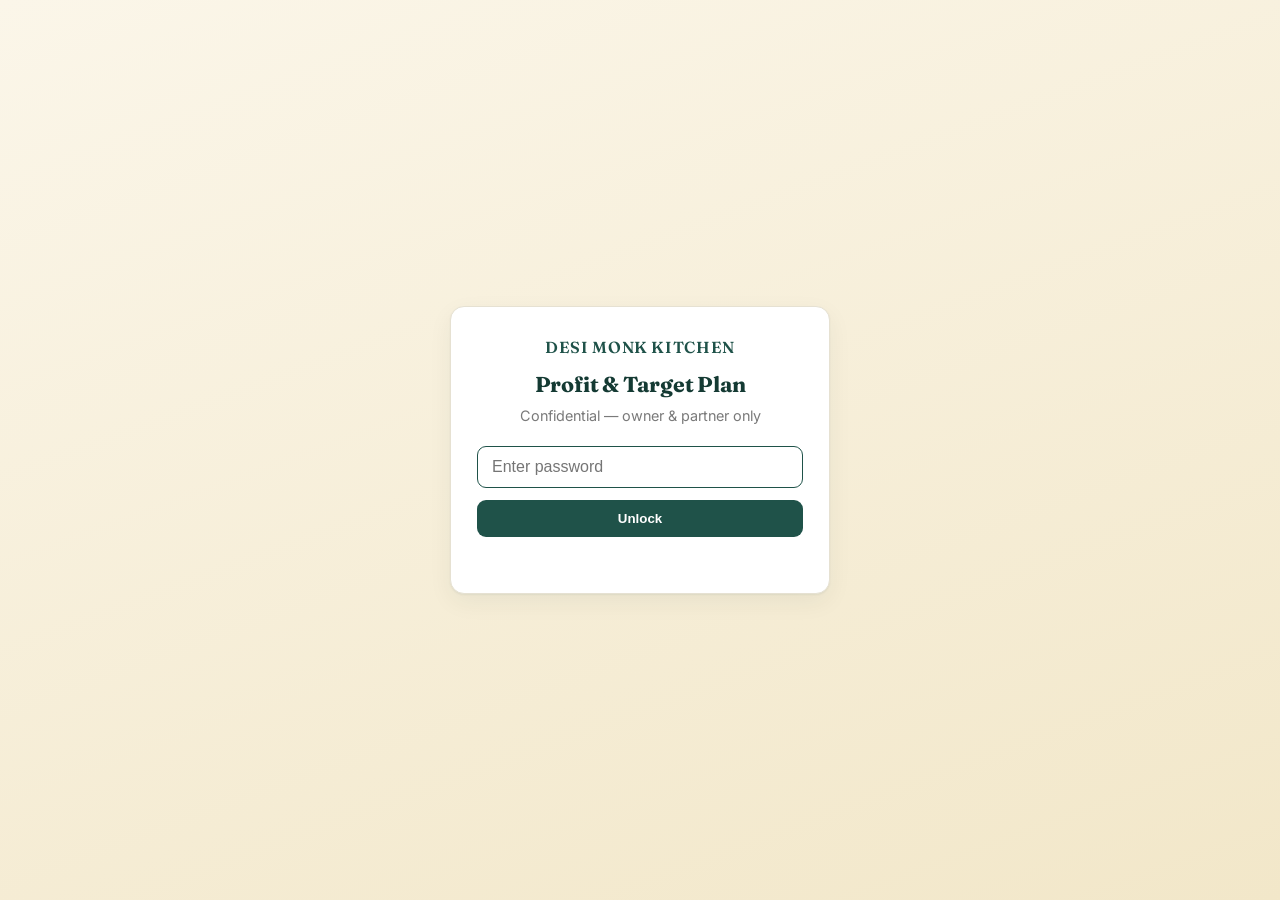
<file: team/profit-plan.html>
<!doctype html>
<html lang="en">
<head>
<meta charset="utf-8">
<meta name="viewport" content="width=device-width,initial-scale=1,viewport-fit=cover">
<meta name="robots" content="noindex,nofollow,noarchive,nosnippet">
<meta name="referrer" content="no-referrer">
<title>Desi Monk Kitchen — Profit & Target Plan</title>
<link rel="preconnect" href="https://fonts.googleapis.com">
<link rel="preconnect" href="https://fonts.gstatic.com" crossorigin>
<link href="https://fonts.googleapis.com/css2?family=Fraunces:opsz,wght@9..144,500;9..144,600;9..144,700&family=Inter:wght@400;500;600;700&display=swap" rel="stylesheet">
<style>
  :root{--saffron:#E8A93C;--saffron-soft:#FBE6B8;--teal:#1F5249;--teal-deep:#143A33;--teal-soft:#E4EFEC;--chili:#C8342A;--chili-soft:#FBE3E1;--brown:#6B3416;--cream:#FBF6E9;--paper:#FFF;--ink:#1B1B1B;--ink-2:#4A4A4A;--ink-3:#7A7A7A;--line:#E6E1D2;--shadow:0 1px 2px rgba(20,58,51,.06),0 8px 24px rgba(20,58,51,.06);}
  *,*::before,*::after{box-sizing:border-box;}html,body{margin:0;padding:0;}
  body{font-family:"Inter",system-ui,sans-serif;background:var(--cream);color:var(--ink);line-height:1.55;-webkit-font-smoothing:antialiased;}
  h1,h2,h3,h4{font-family:"Fraunces",Georgia,serif;color:var(--teal-deep);letter-spacing:-0.01em;margin:0 0 .4em;}
  h1{font-size:clamp(1.7rem,3vw,2.3rem);font-weight:700;}
  h2{font-size:clamp(1.3rem,2.2vw,1.6rem);font-weight:600;margin-top:0;}
  h3{font-size:1.05rem;font-weight:600;color:var(--brown);margin-top:1.1em;}
  p{margin:0 0 .75em;color:var(--ink-2);}
  a{color:var(--teal);}code{font-family:ui-monospace,Consolas,monospace;background:var(--cream);padding:1px 5px;border-radius:4px;font-size:.85em;}
  .gate{position:fixed;inset:0;z-index:999;background:linear-gradient(160deg,#FBF6E9,#F2E7C9);display:flex;align-items:center;justify-content:center;padding:20px;}
  .gate-card{background:var(--paper);border:1px solid var(--line);border-radius:14px;padding:28px 26px;width:min(380px,100%);box-shadow:var(--shadow);text-align:center;}
  .gate-mark{font-family:"Fraunces",serif;font-weight:600;color:var(--teal);letter-spacing:.04em;text-transform:uppercase;}
  .gate h1{margin:8px 0 4px;font-size:1.35rem;}.gate p{color:var(--ink-3);font-size:.9rem;margin:0 0 18px;}
  .gate input{width:100%;padding:11px 14px;font-size:1rem;border-radius:9px;border:1px solid var(--line);background:var(--cream);outline:none;}
  .gate input:focus{border-color:var(--teal);background:var(--paper);}
  .gate button{margin-top:12px;width:100%;padding:11px 14px;border-radius:9px;border:0;background:var(--teal);color:#fff;font-weight:600;cursor:pointer;}
  .gate button:hover{background:var(--teal-deep);}.gate-error{color:var(--chili);font-size:.85rem;margin-top:10px;min-height:18px;}
  .wrap{max-width:920px;margin:0 auto;padding:28px clamp(16px,4vw,36px) 80px;}
  .masthead{display:flex;align-items:center;gap:12px;border-bottom:1px solid var(--line);padding-bottom:16px;margin-bottom:18px;}
  .brand-mark{width:46px;height:46px;border-radius:50%;background:radial-gradient(circle at 30% 30%,var(--saffron),#B97A1F);display:grid;place-items:center;color:#2B1306;font-family:"Fraunces",serif;font-weight:700;font-size:1.25rem;flex:0 0 46px;}
  .brand-name{font-family:"Fraunces",serif;font-weight:600;color:var(--teal-deep);}.brand-sub{font-size:.73rem;color:var(--ink-3);letter-spacing:.05em;text-transform:uppercase;}
  .backlink{display:inline-block;margin-bottom:14px;font-size:.85rem;}
  section{background:var(--paper);border:1px solid var(--line);border-radius:14px;padding:22px clamp(18px,3vw,28px);margin-bottom:18px;box-shadow:var(--shadow);}
  .sec-num{font-family:"Fraunces",serif;font-size:.85rem;color:var(--saffron);font-weight:600;letter-spacing:.06em;display:block;margin-bottom:2px;}
  .lead{color:var(--ink-2);margin:0 0 14px;}
  .table-wrap{overflow-x:auto;margin:10px 0 14px;}
  table{width:100%;border-collapse:collapse;min-width:480px;}
  th,td{text-align:left;padding:9px 12px;border-bottom:1px solid var(--line);font-size:.9rem;vertical-align:top;}
  thead th{background:var(--cream);color:var(--brown);font-weight:600;font-size:.8rem;text-transform:uppercase;letter-spacing:.03em;}
  td.num,th.num{text-align:right;white-space:nowrap;}
  tbody tr:hover{background:var(--cream);}
  .total-row td{background:var(--teal-soft);font-weight:700;color:var(--teal-deep);border-top:2px solid var(--teal);}
  .goal-row td{background:var(--saffron-soft);font-weight:700;color:#7A4500;}
  .callout{border:1px solid var(--line);border-left-width:4px;background:var(--cream);border-radius:8px;padding:12px 14px;margin:12px 0;}
  .callout h4{margin:0 0 .3em;}.callout p{margin:0 0 .4em;}.callout p:last-child{margin:0;}
  .callout-warn{border-left-color:var(--chili);background:var(--chili-soft);}.callout-warn h4{color:var(--chili);}
  .callout-info{border-left-color:var(--teal);background:var(--teal-soft);}.callout-info h4{color:var(--teal-deep);}
  .callout-tip{border-left-color:var(--saffron);background:var(--saffron-soft);}.callout-tip h4{color:#7A4500;}
  ul.clean{margin:.4em 0 .8em;padding-left:20px;}ul.clean li{margin-bottom:6px;color:var(--ink-2);}
  .big{font-family:"Fraunces",serif;font-size:1.4rem;color:var(--teal-deep);font-weight:700;}
  footer{color:var(--ink-3);font-size:.8rem;margin-top:24px;text-align:center;}
</style>
</head>
<body>
<div class="gate" id="gate">
  <div class="gate-card">
    <div class="gate-mark">Desi Monk Kitchen</div>
    <h1>Profit &amp; Target Plan</h1>
    <p>Confidential — owner &amp; partner only</p>
    <input id="gatePass" type="password" autocomplete="off" placeholder="Enter password" />
    <button id="gateBtn" type="button">Unlock</button>
    <div class="gate-error" id="gateErr"></div>
  </div>
</div>

<div class="wrap" id="app" hidden>
  <div class="masthead">
    <div class="brand-mark">DM</div>
    <div><div class="brand-name">Desi Monk Kitchen</div><div class="brand-sub">Profit &amp; Target Plan</div></div>
  </div>
  <a class="backlink" href="launch-plan">&larr; Back to launch plan</a>

  <section>
    <h1 style="margin-bottom:.2em;">How many orders to hit ₹2,00,000 profit</h1>
    <p class="lead">A clear break-even and target plan for the two partners. All numbers use our current menu costs and the two-price model (direct vs Swiggy/Zomato). Assumptions are stated so you can adjust as real data comes in.</p>
  </section>

  <!-- 1. FIXED COSTS -->
  <section id="fixed">
    <span class="sec-num">01</span>
    <h2>Step 1 — Fixed monthly costs (must be paid even on a zero-order day)</h2>
    <div class="table-wrap"><table>
      <thead><tr><th>Item</th><th class="num">₹ / month</th></tr></thead>
      <tbody>
        <tr><td>Head cook salary</td><td class="num">35,000</td></tr>
        <tr><td>Assistant cook salary</td><td class="num">15,000</td></tr>
        <tr><td>Room rent</td><td class="num">17,000</td></tr>
        <tr><td>Electricity</td><td class="num">3,000</td></tr>
        <tr><td>Water</td><td class="num">500</td></tr>
        <tr><td>Other expenses (gas refill, internet, misc)</td><td class="num">3,000</td></tr>
        <tr class="total-row"><td>Total fixed cost</td><td class="num">₹73,500</td></tr>
      </tbody>
    </table></div>
    <p style="font-size:.86rem;color:var(--ink-3);">Tip: keep a ₹5,000–10,000/month buffer for aggregator ads, packaging top-ups and small repairs. Targets below are the floor.</p>
  </section>

  <!-- 2. PROFIT PER ORDER -->
  <section id="margin">
    <span class="sec-num">02</span>
    <h2>Step 2 — How much profit each order makes</h2>
    <p class="lead">Profit per order = price − food cost (ingredients + gas + packaging). It changes by basket and by channel (Swiggy/Zomato take ~28%). Here are four typical orders:</p>
    <div class="table-wrap"><table>
      <thead><tr><th>Typical order</th><th class="num">Profit — Direct</th><th class="num">Profit — Swiggy/Zomato</th></tr></thead>
      <tbody>
        <tr><td>Single chicken (2-pc curry + rice + 2 chapati)</td><td class="num">₹97</td><td class="num">₹80</td></tr>
        <tr><td>Single mutton (2-pc curry + rice + 2 chapati)</td><td class="num">₹132</td><td class="num">₹107</td></tr>
        <tr><td>Family chicken (4-pc + family rice + 4 chapati + salad)</td><td class="num">₹194</td><td class="num">₹171</td></tr>
        <tr><td>Family mutton (4-pc + family rice + 4 chapati + salad)</td><td class="num">₹254</td><td class="num">₹226</td></tr>
      </tbody>
    </table></div>
    <div class="callout callout-info">
      <h4>Blended average profit per order ≈ <span style="color:var(--teal-deep)">₹130</span></h4>
      <p>Assuming an order mix of 40% single-chicken, 25% single-mutton, 20% family-chicken, 15% family-mutton, and a channel split of 45% direct / 55% Swiggy-Zomato. We'll use <strong>₹130 profit per order</strong> for the targets below. (Average bill / order value ≈ ₹420.)</p>
    </div>
  </section>

  <!-- 3. TARGETS -->
  <section id="targets">
    <span class="sec-num">03</span>
    <h2>Step 3 — Your targets</h2>
    <p class="lead">Orders needed = (fixed cost + profit you want) ÷ ₹130. The month has <strong>26 working days</strong> (4 days off).</p>
    <div class="table-wrap"><table>
      <thead><tr><th>Goal</th><th class="num">Orders / month</th><th class="num">Orders / day</th><th class="num">Sales / month (₹)</th></tr></thead>
      <tbody>
        <tr><td>Break-even (₹0 profit — just cover costs)</td><td class="num">566</td><td class="num">~22</td><td class="num">≈ 2,37,000</td></tr>
        <tr><td>₹1,00,000 profit</td><td class="num">1,335</td><td class="num">~51</td><td class="num">≈ 5,61,000</td></tr>
        <tr class="goal-row"><td>₹2,00,000 profit (₹1L per partner) — THE GOAL</td><td class="num">2,104</td><td class="num">~81</td><td class="num">≈ 8,84,000</td></tr>
      </tbody>
    </table></div>
    <p>So to reach <span class="big">₹2,00,000 profit</span>, you need about <strong>2,100 orders a month ≈ 81 orders a day</strong>, selling roughly <strong>₹8.8 lakh</strong> a month. Split across lunch + dinner that's ~40 orders per service.</p>
  </section>

  <!-- 4. RAW MATERIAL -->
  <section id="raw">
    <span class="sec-num">04</span>
    <h2>Step 4 — How much chicken, mutton &amp; rice to buy</h2>
    <p class="lead">Based on ~200 g chicken and ~110 g mutton of raw meat per average order (mix of 2-pc &amp; 4-pc). Buy meat fresh daily; rice/atta monthly.</p>
    <div class="table-wrap"><table>
      <thead><tr><th>Goal</th><th class="num">Chicken/day</th><th class="num">Chicken/month</th><th class="num">Mutton/day</th><th class="num">Mutton/month</th></tr></thead>
      <tbody>
        <tr><td>Break-even (~22 orders/day)</td><td class="num">~4.5 kg</td><td class="num">~113 kg</td><td class="num">~2.5 kg</td><td class="num">~62 kg</td></tr>
        <tr><td>₹1L profit (~51 orders/day)</td><td class="num">~10 kg</td><td class="num">~267 kg</td><td class="num">~5.5 kg</td><td class="num">~147 kg</td></tr>
        <tr class="goal-row"><td>₹2L profit (~81 orders/day)</td><td class="num">~16 kg</td><td class="num">~421 kg</td><td class="num">~9 kg</td><td class="num">~231 kg</td></tr>
      </tbody>
    </table></div>
    <h3>At the ₹2L goal, per day you'll also need roughly:</h3>
    <ul class="clean">
      <li><strong>Rice:</strong> ~10 kg/day (~250 kg/month raw sona masoori)</li>
      <li><strong>Chapati:</strong> ~120 pcs/day → ~6 kg/day atta (~155 kg/month)</li>
      <li><strong>Onion:</strong> ~12–14 kg/day · <strong>Tomato</strong> ~9 kg/day · ginger/garlic/chilli/curd to match (scale the §7 perishables table on the launch plan ×5–6)</li>
    </ul>
  </section>

  <!-- 5. REALITY -->
  <section id="reality">
    <span class="sec-num">05</span>
    <h2>Step 5 — Reality check &amp; ramp plan</h2>
    <div class="callout callout-warn">
      <h4>Be honest: 81 orders/day is a lot for one home kitchen with 2 cooks</h4>
      <p>~80 orders/day (16 kg chicken + 9 kg mutton daily, cooked fresh twice a day) is near the ceiling of what a head cook + one assistant can produce <em>with quality</em>. Pushing volume without help = late orders, bad ratings, burnout. Plan to add a <strong>third cook / one helper</strong> once you cross ~45–50 orders/day (that adds ~₹15–18k to fixed cost, which only lifts the target a little).</p>
    </div>
    <div class="callout callout-tip">
      <h4>Realistic 90-day ramp</h4>
      <p><strong>Month 1:</strong> reach break-even (~22 orders/day). <strong>Month 2:</strong> push to ~₹1L (~50/day) as Swiggy/Zomato ranking + repeat WhatsApp orders build. <strong>Month 3+:</strong> add a helper and drive toward ₹2L (~81/day). The ₹2L goal is realistic by month 4–6, not week one.</p>
    </div>
  </section>

  <!-- 6. LEVERS -->
  <section id="levers">
    <span class="sec-num">06</span>
    <h2>Step 6 — Five levers that get you to ₹2L faster (without more orders)</h2>
    <ul class="clean">
      <li><strong>Shift orders to DIRECT (WhatsApp/Google).</strong> Every order that comes direct instead of via Swiggy/Zomato earns ~₹20–30 more (no 28% cut). Move 55%→30% aggregator and the same orders make far more profit. The QR sticker on every parcel is how.</li>
      <li><strong>Raise the average bill.</strong> Always offer rice + chapati + salad with every curry. Going from ₹420 to ₹500 average bill is ~20% more profit on the same order count.</li>
      <li><strong>Push mutton &amp; 4-pc portions.</strong> A family mutton order makes ₹226–254 vs ₹80 for a single chicken — nudge customers up with combos/photos.</li>
      <li><strong>Cut food cost 5%.</strong> Lock a fixed daily chicken/mutton rate, buy rice/spices wholesale. 5% off meat ≈ ₹8–10k/month straight to profit.</li>
      <li><strong>Kill wastage.</strong> Cook to forecast; spoilage of meat/veg is pure loss. Even 5% wastage at the ₹2L scale is ~₹15–20k/month gone.</li>
    </ul>
    <div class="callout callout-info">
      <h4>Bottom line</h4>
      <p>Cover costs at <strong>~22 orders/day</strong>. Make <strong>₹1L at ~51/day</strong>. Hit the <strong>₹2L two-partner goal at ~81 orders/day (~₹8.8L sales/month)</strong> — best reached by month 4–6 with a helper and a strong direct-order channel.</p>
    </div>
  </section>

  <footer>Desi Monk Kitchen · Profit &amp; Target Plan · figures are estimates — update with real numbers after month 1.</footer>
</div>

<script>
(function(){
  var PASS="desimonk2026",KEY="dmk_profit_unlocked";
  var gate=document.getElementById("gate"),app=document.getElementById("app"),inp=document.getElementById("gatePass"),btn=document.getElementById("gateBtn"),err=document.getElementById("gateErr");
  function unlock(){gate.style.display="none";app.hidden=false;}
  if(sessionStorage.getItem(KEY)==="1"){unlock();}
  function go(){if(inp.value===PASS){sessionStorage.setItem(KEY,"1");unlock();}else{err.textContent="Wrong password — try again.";inp.select();}}
  btn.addEventListener("click",go);inp.addEventListener("keydown",function(e){if(e.key==="Enter")go();});inp.focus();
})();
</script>
</body>
</html>
</file>
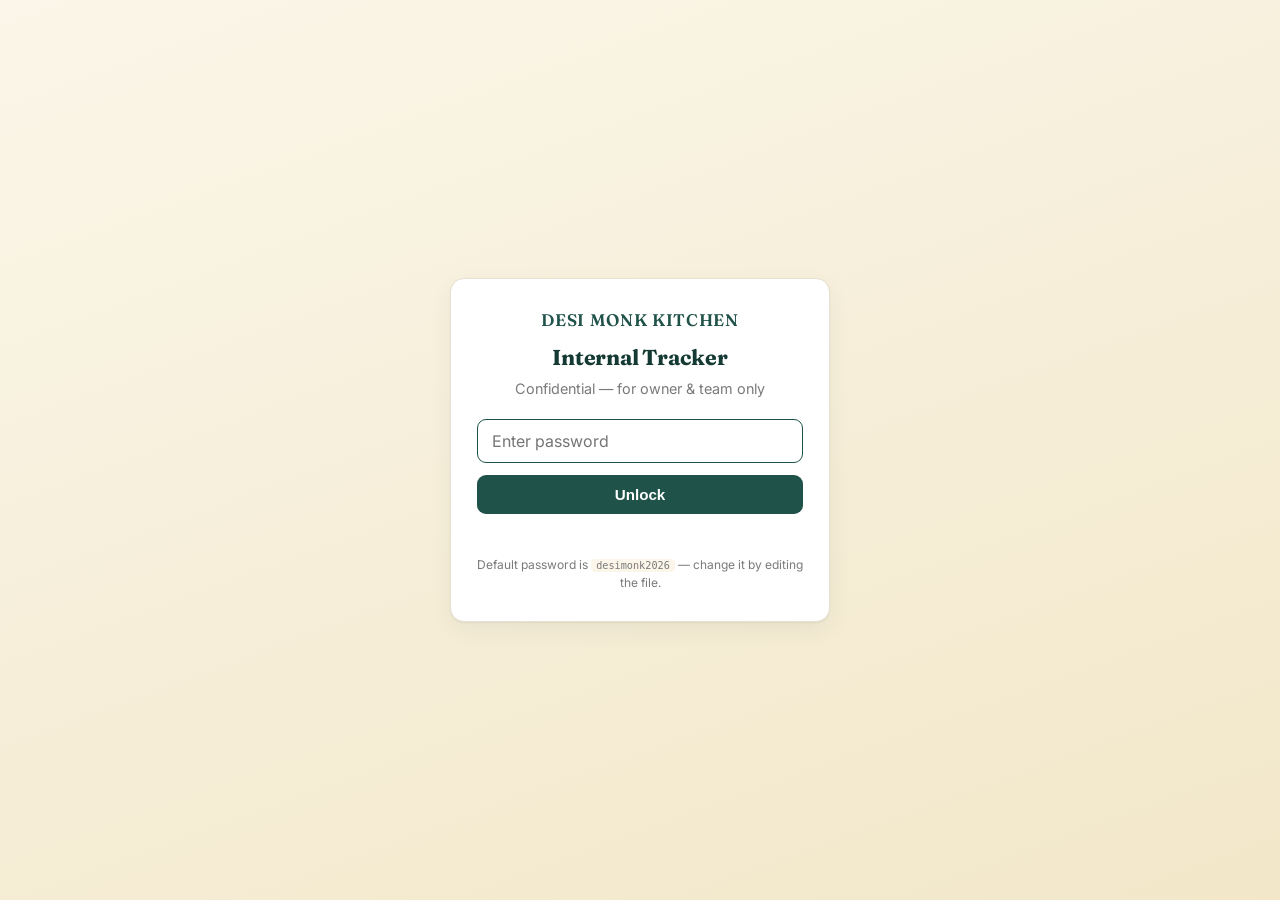
<file: team/tracker.html>
<!doctype html>
<html lang="en">
<head>
<meta charset="utf-8">
<meta name="viewport" content="width=device-width,initial-scale=1,viewport-fit=cover">
<meta name="robots" content="noindex,nofollow,noarchive,nosnippet">
<meta name="googlebot" content="noindex,nofollow">
<meta name="referrer" content="no-referrer">
<title>Desi Monk Kitchen — Internal Tracker</title>
<link rel="preconnect" href="https://fonts.googleapis.com">
<link rel="preconnect" href="https://fonts.gstatic.com" crossorigin>
<link href="https://fonts.googleapis.com/css2?family=Fraunces:opsz,wght@9..144,500;9..144,600;9..144,700&family=Inter:wght@400;500;600;700&display=swap" rel="stylesheet">
<style>
  :root {
    --saffron: #E8A93C;
    --saffron-soft: #FBE6B8;
    --teal: #1F5249;
    --teal-deep: #143A33;
    --teal-soft: #E4EFEC;
    --chili: #C8342A;
    --chili-soft: #FBE3E1;
    --brown: #6B3416;
    --cream: #FBF6E9;
    --paper: #FFFFFF;
    --ink: #1B1B1B;
    --ink-2: #4A4A4A;
    --ink-3: #7A7A7A;
    --line: #E6E1D2;
    --shadow: 0 1px 2px rgba(20,58,51,.06), 0 8px 24px rgba(20,58,51,.06);
  }
  *, *::before, *::after { box-sizing: border-box; }
  html, body { margin: 0; padding: 0; }
  body {
    font-family: "Inter", system-ui, -apple-system, "Segoe UI", Roboto, sans-serif;
    background: var(--cream);
    color: var(--ink);
    line-height: 1.55;
    -webkit-font-smoothing: antialiased;
    text-rendering: optimizeLegibility;
  }
  h1, h2, h3, h4 {
    font-family: "Fraunces", Georgia, serif;
    color: var(--teal-deep);
    letter-spacing: -0.01em;
    margin: 0 0 .4em;
  }
  h1 { font-size: clamp(1.6rem, 2.6vw, 2.1rem); font-weight: 700; }
  h2 { font-size: clamp(1.3rem, 2vw, 1.55rem); font-weight: 600; margin-top: 1.4em; }
  h3 { font-size: 1.05rem; font-weight: 600; color: var(--brown); }
  h4 { font-size: .95rem; font-weight: 600; color: var(--teal); margin: 1em 0 .35em; }
  p { margin: 0 0 .75em; color: var(--ink-2); }
  a { color: var(--teal); text-decoration: underline; text-underline-offset: 2px; }
  a:hover { color: var(--chili); }
  code, kbd { font-family: ui-monospace, SFMono-Regular, Menlo, Consolas, monospace; background: var(--cream); padding: 1px 5px; border-radius: 4px; font-size: .85em; }

  /* ---------- password gate ---------- */
  .gate {
    position: fixed; inset: 0; z-index: 999;
    background: linear-gradient(160deg, #FBF6E9 0%, #F2E7C9 100%);
    display: flex; align-items: center; justify-content: center;
    padding: 20px;
  }
  .gate-card {
    background: var(--paper);
    border: 1px solid var(--line);
    border-radius: 14px;
    padding: 28px 26px;
    width: min(380px, 100%);
    box-shadow: var(--shadow);
    text-align: center;
  }
  .gate-mark {
    font-family: "Fraunces", serif; font-size: 1.05rem; font-weight: 600; color: var(--teal);
    letter-spacing: .04em; text-transform: uppercase;
  }
  .gate h1 { margin: 8px 0 4px; font-size: 1.35rem; }
  .gate p { color: var(--ink-3); font-size: .9rem; margin: 0 0 18px; }
  .gate input {
    width: 100%; padding: 11px 14px; font-size: 1rem; border-radius: 9px;
    border: 1px solid var(--line); background: var(--cream); color: var(--ink);
    font-family: inherit; outline: none; transition: border-color .15s, background .15s;
  }
  .gate input:focus { border-color: var(--teal); background: var(--paper); }
  .gate button {
    margin-top: 12px; width: 100%; padding: 11px 14px; border-radius: 9px;
    border: 0; background: var(--teal); color: #fff; font-weight: 600; font-size: .95rem;
    cursor: pointer; transition: background .15s, transform .05s;
  }
  .gate button:hover { background: var(--teal-deep); }
  .gate button:active { transform: translateY(1px); }
  .gate-error { color: var(--chili); font-size: .85rem; margin-top: 10px; min-height: 18px; }
  .gate-hint { color: var(--ink-3); font-size: .75rem; margin-top: 14px; }

  /* ---------- shell ---------- */
  .shell {
    display: grid;
    grid-template-columns: 260px minmax(0, 1fr);
    grid-template-areas: "side main";
    min-height: 100vh;
  }
  .shell[hidden] { display: none; }
  .sidebar {
    grid-area: side;
    position: sticky; top: 0; align-self: start; height: 100vh; overflow-y: auto;
    background: var(--paper); border-right: 1px solid var(--line); padding: 18px 14px;
    z-index: 10;
  }
  .main { grid-area: main; min-width: 0; }
  .brand {
    display: flex; align-items: center; gap: 10px; padding: 4px 8px 16px;
    border-bottom: 1px solid var(--line); margin-bottom: 12px;
  }
  .brand-mark {
    width: 38px; height: 38px; border-radius: 50%;
    background: radial-gradient(circle at 30% 30%, var(--saffron) 0%, #B97A1F 100%);
    display: grid; place-items: center; color: #2B1306;
    font-family: "Fraunces", serif; font-weight: 700; font-size: 1.1rem;
  }
  .brand-name { font-family: "Fraunces", serif; font-weight: 600; color: var(--teal-deep); line-height: 1.1; }
  .brand-sub { font-size: .73rem; color: var(--ink-3); letter-spacing: .04em; text-transform: uppercase; }
  .nav { display: flex; flex-direction: column; gap: 2px; }
  .nav a {
    display: flex; align-items: center; gap: 10px;
    padding: 8px 10px; border-radius: 8px;
    font-size: .9rem; color: var(--ink-2); text-decoration: none;
    transition: background .12s, color .12s;
  }
  .nav a:hover { background: var(--cream); color: var(--teal); }
  .nav a.active { background: var(--teal-soft); color: var(--teal-deep); font-weight: 600; }
  .nav .nav-num {
    width: 22px; height: 22px; flex: 0 0 22px;
    border-radius: 50%; background: var(--cream); color: var(--ink-3);
    font-size: .72rem; font-weight: 600; display: grid; place-items: center;
  }
  .nav a.active .nav-num { background: var(--saffron); color: #3A1F00; }

  .main { padding: 28px clamp(20px, 4vw, 40px) 80px; max-width: 1100px; }
  .topbar {
    display: flex; flex-wrap: wrap; gap: 10px; align-items: center; justify-content: space-between;
    margin-bottom: 22px;
  }
  .topbar-left { display: flex; align-items: center; gap: 12px; }
  .menu-btn {
    display: none; background: var(--paper); border: 1px solid var(--line); color: var(--teal);
    width: 38px; height: 38px; border-radius: 8px; cursor: pointer; font-size: 1.1rem;
  }
  .actions { display: flex; gap: 8px; flex-wrap: wrap; }
  .btn {
    background: var(--paper); border: 1px solid var(--line); color: var(--teal);
    padding: 7px 12px; border-radius: 8px; font-size: .82rem; font-weight: 500;
    cursor: pointer; font-family: inherit; transition: background .15s, color .15s, border-color .15s;
  }
  .btn:hover { background: var(--teal-soft); border-color: var(--teal); }
  .btn-primary { background: var(--teal); color: #fff; border-color: var(--teal); }
  .btn-primary:hover { background: var(--teal-deep); border-color: var(--teal-deep); color: #fff; }
  .btn-warn { color: var(--chili); }
  .btn-warn:hover { background: var(--chili-soft); border-color: var(--chili); color: var(--chili); }

  .saved-tag { font-size: .75rem; color: var(--ink-3); }

  /* ---------- sections ---------- */
  section { background: var(--paper); border: 1px solid var(--line); border-radius: 14px; padding: 22px clamp(18px, 3vw, 28px); margin-bottom: 18px; box-shadow: var(--shadow); scroll-margin-top: 16px; }
  .sec-head { display: flex; align-items: center; gap: 10px; margin-bottom: 4px; }
  .sec-num { font-family: "Fraunces", serif; font-size: .85rem; color: var(--saffron); font-weight: 600; letter-spacing: .06em; }
  .sec-lead { color: var(--ink-2); margin: 0 0 14px; }

  /* ---------- status cards ---------- */
  .grid { display: grid; gap: 12px; grid-template-columns: repeat(auto-fit, minmax(220px, 1fr)); }
  .card {
    background: var(--paper); border: 1px solid var(--line); border-radius: 10px;
    padding: 14px 14px 12px;
  }
  .card-label { font-size: .72rem; color: var(--ink-3); letter-spacing: .06em; text-transform: uppercase; }
  .card-value { font-family: "Fraunces", serif; font-size: 1.15rem; color: var(--teal-deep); margin-top: 2px; font-weight: 600; }
  .card-meta { font-size: .8rem; color: var(--ink-3); margin-top: 6px; }
  .pill {
    display: inline-block; font-size: .68rem; padding: 2px 8px; border-radius: 999px;
    font-weight: 600; letter-spacing: .03em; text-transform: uppercase; vertical-align: middle;
  }
  .pill-ok { background: #E2F1E0; color: #1F6131; }
  .pill-pending { background: var(--saffron-soft); color: #7A4500; }
  .pill-todo { background: var(--cream); color: var(--ink-3); }
  .pill-warn { background: var(--chili-soft); color: var(--chili); }

  /* ---------- callouts ---------- */
  .callout {
    border: 1px solid var(--line); border-left-width: 4px;
    background: var(--cream); border-radius: 8px;
    padding: 12px 14px; margin: 12px 0;
  }
  .callout h4 { margin-top: 0; }
  .callout-warn { border-left-color: var(--chili); background: var(--chili-soft); }
  .callout-warn h4 { color: var(--chili); }
  .callout-info { border-left-color: var(--teal); background: var(--teal-soft); }
  .callout-info h4 { color: var(--teal-deep); }
  .callout-tip { border-left-color: var(--saffron); background: var(--saffron-soft); }
  .callout-tip h4 { color: #7A4500; }

  /* ---------- tables ---------- */
  .table-wrap { overflow-x: auto; margin: 8px 0 14px; }
  table { width: 100%; border-collapse: collapse; min-width: 480px; }
  th, td { text-align: left; padding: 9px 12px; border-bottom: 1px solid var(--line); font-size: .9rem; vertical-align: top; }
  thead th { background: var(--cream); color: var(--brown); font-weight: 600; font-size: .82rem; text-transform: uppercase; letter-spacing: .03em; }
  tbody tr:hover { background: var(--cream); }

  /* ---------- checklists ---------- */
  .check { display: flex; gap: 10px; align-items: flex-start; padding: 8px 4px; border-radius: 6px; }
  .check:hover { background: var(--cream); }
  .check input[type="checkbox"] {
    appearance: none; -webkit-appearance: none;
    width: 18px; height: 18px; flex: 0 0 18px;
    border: 1.5px solid var(--ink-3); border-radius: 4px; background: var(--paper);
    cursor: pointer; margin-top: 3px;
    display: grid; place-items: center;
    transition: border-color .12s, background .12s;
  }
  .check input[type="checkbox"]:hover { border-color: var(--teal); }
  .check input[type="checkbox"]:checked { background: var(--teal); border-color: var(--teal); }
  .check input[type="checkbox"]:checked::after {
    content: ""; width: 5px; height: 9px; border: solid #fff;
    border-width: 0 2px 2px 0; transform: rotate(45deg) translate(-1px, -1px);
  }
  .check label { font-size: .92rem; color: var(--ink); cursor: pointer; flex: 1; }
  .check .meta { color: var(--ink-3); font-size: .8rem; margin-top: 2px; display: block; }
  .check input[type="checkbox"]:checked + label { text-decoration: line-through; color: var(--ink-3); }

  /* ---------- notes textarea ---------- */
  .note-block { margin-top: 10px; }
  .note-block label { font-size: .78rem; color: var(--ink-3); display: block; margin-bottom: 4px; letter-spacing: .03em; text-transform: uppercase; }
  .note-block textarea {
    width: 100%; min-height: 70px; resize: vertical;
    border: 1px solid var(--line); border-radius: 8px;
    padding: 10px 12px; font-family: inherit; font-size: .9rem;
    background: var(--cream); color: var(--ink); outline: none;
    transition: border-color .15s, background .15s;
  }
  .note-block textarea:focus { border-color: var(--teal); background: var(--paper); }

  /* ---------- progress bar ---------- */
  .progress { background: var(--cream); border-radius: 999px; height: 8px; overflow: hidden; margin: 6px 0 10px; }
  .progress > span { display: block; height: 100%; background: linear-gradient(90deg, var(--saffron), var(--teal)); border-radius: 999px; transition: width .25s; }

  /* ---------- footer ---------- */
  footer { color: var(--ink-3); font-size: .8rem; margin-top: 32px; padding-top: 16px; border-top: 1px solid var(--line); }

  /* ---------- mobile ---------- */
  @media (max-width: 880px) {
    .shell { grid-template-columns: 1fr; }
    .sidebar {
      position: fixed; left: 0; top: 0; height: 100vh; width: 270px; z-index: 50;
      transform: translateX(-100%); transition: transform .22s ease-out;
      box-shadow: 4px 0 20px rgba(0,0,0,.08);
    }
    .sidebar.open { transform: translateX(0); }
    .scrim {
      position: fixed; inset: 0; background: rgba(20,58,51,.35); z-index: 40;
      opacity: 0; pointer-events: none; transition: opacity .22s;
    }
    .scrim.show { opacity: 1; pointer-events: auto; }
    .menu-btn { display: inline-grid; place-items: center; }
    .main { padding: 18px 16px 60px; }
  }

  @media print {
    .gate, .sidebar, .menu-btn, .actions, .scrim { display: none !important; }
    .shell { grid-template-columns: 1fr; }
    section { box-shadow: none; border: 0; padding: 0; margin-bottom: 18px; page-break-inside: avoid; }
    body { background: #fff; }
  }
</style>
</head>
<body>

<!-- ===================== PASSWORD GATE ===================== -->
<div class="gate" id="gate">
  <div class="gate-card">
    <div class="gate-mark">Desi Monk Kitchen</div>
    <h1>Internal Tracker</h1>
    <p>Confidential — for owner & team only</p>
    <input id="gatePass" type="password" autocomplete="off" inputmode="text" placeholder="Enter password" />
    <button id="gateBtn" type="button">Unlock</button>
    <div class="gate-error" id="gateErr"></div>
    <div class="gate-hint">Default password is <code>desimonk2026</code> — change it by editing the file.</div>
  </div>
</div>

<!-- ===================== APP ===================== -->
<div class="shell" id="app" hidden>

  <aside class="sidebar" id="sidebar">
    <div class="brand">
      <div class="brand-mark">DM</div>
      <div>
        <div class="brand-name">Desi Monk Kitchen</div>
        <div class="brand-sub">Operations Tracker</div>
      </div>
    </div>
    <nav class="nav" id="nav">
      <a href="#dashboard"      data-sec="dashboard"><span class="nav-num">1</span> Dashboard</a>
      <a href="#compliance"     data-sec="compliance"><span class="nav-num">2</span> Setup &amp; compliance</a>
      <a href="#operations"     data-sec="operations"><span class="nav-num">3</span> Daily operations</a>
      <a href="#menu"           data-sec="menu"><span class="nav-num">4</span> Menu &amp; SKUs</a>
      <a href="#pricing"        data-sec="pricing"><span class="nav-num">5</span> Pricing &amp; cost</a>
      <a href="#sourcing"       data-sec="sourcing"><span class="nav-num">6</span> Raw-material sourcing</a>
      <a href="#packaging"      data-sec="packaging"><span class="nav-num">7</span> Packaging</a>
      <a href="#aggregators"    data-sec="aggregators"><span class="nav-num">8</span> Swiggy &amp; Zomato</a>
      <a href="#direct"         data-sec="direct"><span class="nav-num">9</span> Direct channels</a>
      <a href="#marketing"      data-sec="marketing"><span class="nav-num">10</span> Marketing plan</a>
      <a href="#research"       data-sec="research"><span class="nav-num">11</span> Industry research</a>
      <a href="#risks"          data-sec="risks"><span class="nav-num">12</span> Risks &amp; pitfalls</a>
      <a href="#cashflow"       data-sec="cashflow"><span class="nav-num">13</span> 90-day cash plan</a>
    </nav>
  </aside>

  <main class="main">
    <div class="topbar">
      <div class="topbar-left">
        <button class="menu-btn" id="menuBtn" aria-label="Open menu">&#9776;</button>
        <div>
          <div style="font-family:'Fraunces',serif; font-weight:600; color:var(--teal-deep); font-size:1.2rem;">Internal tracker</div>
          <div class="saved-tag" id="savedTag">Last saved: —</div>
        </div>
      </div>
      <div class="actions">
        <button class="btn" id="btnExport" title="Download a JSON file with all checks &amp; notes — share via WhatsApp">Export JSON</button>
        <button class="btn" id="btnImport" title="Load a JSON file someone else exported">Import JSON</button>
        <input type="file" id="fileImport" accept="application/json,.json" hidden />
        <button class="btn btn-warn" id="btnReset" title="Wipe all checks &amp; notes on this device">Reset</button>
        <button class="btn" id="btnLock" title="Lock and require password again">Lock</button>
      </div>
    </div>

    <!-- ============ 1. DASHBOARD ============ -->
    <section id="dashboard">
      <div class="sec-head"><span class="sec-num">01</span></div>
      <h2 style="margin-top:0">Dashboard</h2>
      <p class="sec-lead">Single-glance view of where the business stands today. The cards below auto-update as you tick boxes elsewhere.</p>

      <div class="grid">
        <div class="card">
          <div class="card-label">FSSAI registration</div>
          <div class="card-value">Done <span class="pill pill-ok">live</span></div>
          <div class="card-meta">Certificate in <code>desi-monk-kitchen-fssai.pdf</code>. Display printed copy in the kitchen.</div>
        </div>
        <div class="card">
          <div class="card-label">GST registration</div>
          <div class="card-value">Filed <span class="pill pill-pending">7 days</span></div>
          <div class="card-meta">LOA signed. Ready for GSTIN within 7 working days. Watch for any notice via email.</div>
        </div>
        <div class="card">
          <div class="card-label">Current account</div>
          <div class="card-value">In progress <span class="pill pill-pending">1–2 days</span></div>
          <div class="card-meta">Carry FSSAI, GST acknowledgement, PAN, Aadhar, rental agreement, address proof.</div>
        </div>
        <div class="card">
          <div class="card-label">Aggregator onboarding</div>
          <div class="card-value">Not started <span class="pill pill-todo">to do</span></div>
          <div class="card-meta">Apply only after GSTIN comes in. Swiggy &amp; Zomato take 7–14 days to approve.</div>
        </div>
        <div class="card">
          <div class="card-label">First test order</div>
          <div class="card-value">Pending <span class="pill pill-todo">to do</span></div>
          <div class="card-meta">Cook 2–3 family meals at home, measure cost per plate, record before going live.</div>
        </div>
        <div class="card">
          <div class="card-label">Overall progress</div>
          <div class="card-value" id="progPct">0%</div>
          <div class="progress"><span id="progBar" style="width:0%"></span></div>
          <div class="card-meta" id="progText">0 of 0 tasks complete.</div>
        </div>
      </div>

      <div class="callout callout-warn" style="margin-top:16px;">
        <h4>The single most important thing to read first ↓</h4>
        <p style="margin:0">At <strong>₹120 sell price</strong> on Swiggy/Zomato, after their <strong>~28% commission</strong> you actually receive <strong>≈ ₹86</strong>. If your cost is ₹90 + ₹10 packaging, you <em>lose ₹14 on every aggregator order</em>. Read section <a href="#pricing">5 — Pricing &amp; cost</a> before you go live anywhere.</p>
      </div>
    </section>

    <!-- ============ 2. COMPLIANCE ============ -->
    <section id="compliance">
      <div class="sec-head"><span class="sec-num">02</span></div>
      <h2 style="margin-top:0">Setup &amp; compliance</h2>
      <p class="sec-lead">All licences, registrations and government IDs you need before taking real orders.</p>

      <h3>Already done</h3>
      <div data-list="compliance-done">
        <div class="check"><input type="checkbox" id="c-done-1" data-id="c-done-1" checked><label for="c-done-1">FSSAI registration <span class="meta">PDF: <code>desi-monk-kitchen-fssai.pdf</code> — print &amp; pin in the kitchen.</span></label></div>
        <div class="check"><input type="checkbox" id="c-done-2" data-id="c-done-2" checked><label for="c-done-2">Rental agreement on stamp paper <span class="meta">Stamp ₹85, signed 29-Apr-2026, 11-month tenancy from 10-04-2026.</span></label></div>
        <div class="check"><input type="checkbox" id="c-done-3" data-id="c-done-3" checked><label for="c-done-3">Letter of Authorisation for GST <span class="meta">Generated &amp; signed: <code>Letter_of_Authorisation_GST.pdf</code>.</span></label></div>
      </div>

      <h3>In progress</h3>
      <div data-list="compliance-progress">
        <div class="check"><input type="checkbox" id="c-prog-1" data-id="c-prog-1"><label for="c-prog-1">GSTIN received <span class="meta">Expected within 7 working days. Save GSTIN, login &amp; password in a password manager — never on paper.</span></label></div>
        <div class="check"><input type="checkbox" id="c-prog-2" data-id="c-prog-2"><label for="c-prog-2">Current account opened <span class="meta">Recommend a PSU bank or HDFC/ICICI for Swiggy/Zomato payouts. Get a chequebook &amp; debit card same day.</span></label></div>
        <div class="check"><input type="checkbox" id="c-prog-3" data-id="c-prog-3"><label for="c-prog-3">Bank account linked to Swiggy/Zomato dashboards <span class="meta">Once aggregator portal is live, add IFSC + account number under Settlement Settings.</span></label></div>
      </div>

      <h3>Still to do</h3>
      <div data-list="compliance-todo">
        <div class="check"><input type="checkbox" id="c-todo-1" data-id="c-todo-1"><label for="c-todo-1">Udyam (MSME) registration — free, takes 10 min on <a href="https://udyamregistration.gov.in" target="_blank" rel="noopener">udyamregistration.gov.in</a> <span class="meta">Unlocks priority lending, GeM access, govt subsidies. No cost. Aadhar OTP only.</span></label></div>
        <div class="check"><input type="checkbox" id="c-todo-2" data-id="c-todo-2"><label for="c-todo-2">Karnataka Shops &amp; Establishments registration <span class="meta">Required if you ever hire one staff member. Apply via Karnataka Labour Dept. portal — ~₹1,000.</span></label></div>
        <div class="check"><input type="checkbox" id="c-todo-3" data-id="c-todo-3"><label for="c-todo-3">BBMP trade licence <span class="meta">For commercial food prep within Bengaluru limits. Check with local ward office; some home-kitchens are exempt under FSSAI cover but verify.</span></label></div>
        <div class="check"><input type="checkbox" id="c-todo-4" data-id="c-todo-4"><label for="c-todo-4">Fire-safety NOC (only if commercial gas cylinder &gt; 5kg or LPG bank) <span class="meta">Two domestic 14kg cylinders is borderline. Keep extinguisher (ABC, 2kg) anyway — Swiggy/Zomato kitchen audit asks.</span></label></div>
        <div class="check"><input type="checkbox" id="c-todo-5" data-id="c-todo-5"><label for="c-todo-5">Health certificate for the cook (Babita Devi) <span class="meta">Annual health check from a govt-recognised lab. Some aggregators ask for this in audits.</span></label></div>
      </div>

      <div class="note-block">
        <label>Notes for compliance</label>
        <textarea data-id="note-compliance" placeholder="Application reference numbers, agent contact, follow-up dates…"></textarea>
      </div>
    </section>

    <!-- ============ 3. OPERATIONS ============ -->
    <section id="operations">
      <div class="sec-head"><span class="sec-num">03</span></div>
      <h2 style="margin-top:0">Daily operations</h2>
      <p class="sec-lead">The actual workflow — what to do each day, when, and in what order. Get this watertight before scaling marketing.</p>

      <h3>Marination &amp; prep — the core question</h3>
      <p>You asked: should we marinate in the evening for next-day, or marinate in the morning at 5–6 AM? Here's the food-science answer:</p>

      <div class="table-wrap">
        <table>
          <thead><tr><th>Item</th><th>Minimum marination</th><th>Best (flavour)</th><th>Practical plan</th></tr></thead>
          <tbody>
            <tr><td>Chicken (curry / kadai / butter)</td><td>2 hr</td><td>6–8 hr</td><td>Marinate <strong>previous night 9–10 PM</strong> after dinner service. Cook from 10 AM next day.</td></tr>
            <tr><td>Mutton (curry / rogan)</td><td>4 hr</td><td>12–24 hr</td><td>Marinate <strong>previous night 8 PM</strong>. Mutton without long marination = chewy. Pressure-cook 10 AM.</td></tr>
            <tr><td>Rice (jeera / plain)</td><td>30 min soak</td><td>30 min soak</td><td>Soak fresh every meal. Don't pre-cook the night before — texture suffers.</td></tr>
            <tr><td>Dal tadka</td><td>—</td><td>—</td><td>Cook fresh in the morning. Tadka <em>just</em> before packing.</td></tr>
            <tr><td>Chapati / naan dough</td><td>20 min rest</td><td>40 min rest</td><td>Mix dough at 10:30 AM. Roll &amp; cook to order — never pre-roll.</td></tr>
            <tr><td>Raita</td><td>—</td><td>—</td><td>Whisk fresh that morning; refrigerate in 100 ml cups till order.</td></tr>
          </tbody>
        </table>
      </div>

      <div class="callout callout-tip">
        <h4>Cold-chain rule</h4>
        <p style="margin:0">Marinated raw meat must stay below <strong>4 °C</strong>. Buy a small fridge thermometer (₹250). If power goes out for &gt; 2 hours, throw it. One food-poisoning incident on Zomato = your rating crashes from 4.2 to 2.8 in three days and you don't recover.</p>
      </div>

      <h3>Suggested daily timetable (lunch 12–3:30 + dinner 7–11)</h3>
      <div class="table-wrap">
        <table>
          <thead><tr><th>Time</th><th>Task</th></tr></thead>
          <tbody>
            <tr><td>05:30</td><td>Wake. Sanitiser wipe-down of counters, gas, fridge handle.</td></tr>
            <tr><td>06:00</td><td>Buy chicken/mutton if not already in fridge from previous night.</td></tr>
            <tr><td>06:30</td><td>Wash, cut, wash again. Marinate (if morning route).</td></tr>
            <tr><td>09:00</td><td>Soak rice. Prep onions / tomatoes / ginger-garlic paste in bulk for the day.</td></tr>
            <tr><td>10:00</td><td>Start mutton (longest cook). Side: dal.</td></tr>
            <tr><td>11:00</td><td>Start chicken curry. Cook rice. Make raita.</td></tr>
            <tr><td>11:45</td><td>Open Swiggy/Zomato dashboards + WhatsApp. Switch shop status to "Open".</td></tr>
            <tr><td>12:00–15:30</td><td><strong>Lunch service.</strong> Cook chapatis to order. Pack to order.</td></tr>
            <tr><td>15:45</td><td>Close shop on aggregators. Lunch break.</td></tr>
            <tr><td>17:00</td><td>Restart prep. Re-cook fresh chicken/mutton (don't reheat lunch leftovers — quality drops).</td></tr>
            <tr><td>19:00–23:00</td><td><strong>Dinner service.</strong></td></tr>
            <tr><td>23:00</td><td>Close shop. Clean kitchen top to bottom. Marinate <em>tomorrow morning's</em> mutton.</td></tr>
            <tr><td>23:30</td><td>Quick stock check: chicken / mutton / rice / oil / gas. Order tomorrow's missing items via Zepto or local mandi WhatsApp.</td></tr>
          </tbody>
        </table>
      </div>

      <h3>Daily opening checklist</h3>
      <div data-list="ops-open">
        <div class="check"><input type="checkbox" id="o-1"  data-id="o-1"><label for="o-1">Counters &amp; gas stove sanitised</label></div>
        <div class="check"><input type="checkbox" id="o-2"  data-id="o-2"><label for="o-2">Fridge thermometer reads &lt; 4 °C</label></div>
        <div class="check"><input type="checkbox" id="o-3"  data-id="o-3"><label for="o-3">Cutting boards: red (raw meat) and green (veg) — separate</label></div>
        <div class="check"><input type="checkbox" id="o-4"  data-id="o-4"><label for="o-4">Hair tied back, apron on, hands washed with soap (20 sec)</label></div>
        <div class="check"><input type="checkbox" id="o-5"  data-id="o-5"><label for="o-5">Dustbin liner replaced — meat scraps double-bagged</label></div>
        <div class="check"><input type="checkbox" id="o-6"  data-id="o-6"><label for="o-6">Gas cylinder weight checked (lift &amp; estimate)</label></div>
        <div class="check"><input type="checkbox" id="o-7"  data-id="o-7"><label for="o-7">Fire extinguisher visible &amp; in date</label></div>
        <div class="check"><input type="checkbox" id="o-8"  data-id="o-8"><label for="o-8">Packaging stock counted (containers, lids, paper bags, tamper stickers)</label></div>
      </div>

      <h3>Daily closing checklist</h3>
      <div data-list="ops-close">
        <div class="check"><input type="checkbox" id="o-c1" data-id="o-c1"><label for="o-c1">Mark shop "Closed" on Swiggy &amp; Zomato (don't leave open overnight — auto-cancellations hurt rating)</label></div>
        <div class="check"><input type="checkbox" id="o-c2" data-id="o-c2"><label for="o-c2">All cooked food finished, donated, or refrigerated within 2 hr of cooking</label></div>
        <div class="check"><input type="checkbox" id="o-c3" data-id="o-c3"><label for="o-c3">Tomorrow's mutton marinated &amp; in fridge</label></div>
        <div class="check"><input type="checkbox" id="o-c4" data-id="o-c4"><label for="o-c4">Stove + counters wiped, floor mopped</label></div>
        <div class="check"><input type="checkbox" id="o-c5" data-id="o-c5"><label for="o-c5">Daily sales logged: orders / GMV / refunds / costs</label></div>
        <div class="check"><input type="checkbox" id="o-c6" data-id="o-c6"><label for="o-c6">Tomorrow's stock-out list saved to WhatsApp / notes</label></div>
      </div>

      <div class="note-block">
        <label>Operations notes</label>
        <textarea data-id="note-ops" placeholder="Tweaks to the timetable, supplier delays, equipment issues…"></textarea>
      </div>
    </section>

    <!-- ============ 4. MENU & SKUs ============ -->
    <section id="menu">
      <div class="sec-head"><span class="sec-num">04</span></div>
      <h2 style="margin-top:0">Menu &amp; SKUs</h2>
      <p class="sec-lead">Keep the menu small. The biggest mistake first-time cloud kitchens make is launching with 25 items and dying of inventory complexity.</p>

      <div class="callout callout-info">
        <h4>Rebel Foods / Box8 lesson</h4>
        <p style="margin:0">Both started with &lt; 8 SKUs and grew only after data showed which sold. With 5 SKUs you can hold ingredient inventory tight; with 25 you waste 30 % to spoilage in week one.</p>
      </div>

      <h3>Recommended launch menu (≤ 12 SKUs)</h3>
      <div class="table-wrap">
        <table>
          <thead><tr><th>SKU</th><th>Quarter</th><th>Half</th><th>Full</th><th>Notes</th></tr></thead>
          <tbody>
            <tr><td>Chicken curry</td><td>₹120</td><td>₹220</td><td>₹400</td><td>Hero. Boneless option +₹30.</td></tr>
            <tr><td>Mutton curry</td><td>₹180</td><td>₹340</td><td>₹640</td><td>Premium hero. Pressure-cook 25 min.</td></tr>
            <tr><td>Kadai chicken</td><td>₹130</td><td>₹240</td><td>—</td><td>Spicier version, same base.</td></tr>
            <tr><td>Butter chicken</td><td>₹140</td><td>₹260</td><td>—</td><td>Best-seller in 3-km radius, family-friendly.</td></tr>
            <tr><td>Dal tadka</td><td>₹70</td><td>₹130</td><td>—</td><td>Veg buffer; balances meat-heavy menu.</td></tr>
            <tr><td>Jeera rice</td><td>₹70</td><td>₹130</td><td>—</td><td>Cheap to make, high margin.</td></tr>
            <tr><td>Chapati</td><td>₹15/pc</td><td>₹55/4</td><td>₹100/8</td><td>Make-to-order. Stays soft 90 min.</td></tr>
            <tr><td>Butter naan</td><td>₹35/pc</td><td>—</td><td>—</td><td>Add-on, small demand but raises ticket.</td></tr>
            <tr><td>Combo: chicken meal</td><td colspan="3">₹150 (¼ chicken + 4 chapati / rice + raita)</td><td>The launch hero combo.</td></tr>
            <tr><td>Combo: mutton meal</td><td colspan="3">₹220 (¼ mutton + 4 chapati / rice + raita)</td><td>Premium combo.</td></tr>
            <tr><td>Family pack — chicken</td><td colspan="3">₹780 (½ chicken + dal + 8 chapati + 1 L rice + raita + salad)</td><td>Sunday seller.</td></tr>
            <tr><td>Family pack — mutton</td><td colspan="3">₹880 (½ mutton + dal + 8 chapati + 1 L rice + raita + salad)</td><td>"Sunday Feast" — push it on Saturday WhatsApp.</td></tr>
          </tbody>
        </table>
      </div>

      <h3>Combo design rules</h3>
      <ul>
        <li>Every combo must contain <strong>one carb</strong> (rice or chapati), <strong>one protein</strong>, <strong>one wet</strong> (raita / dal), and <strong>one tiny garnish</strong> (salad / papad / pickle). Even ₹5-cost garnish lifts perceived value 30 %.</li>
        <li>Family packs: keep components <em>separate</em> in the box (4-compartment thali style). Mixing rice + curry kills shelf life inside 30 min.</li>
        <li>Don't offer too many add-ons on aggregators — every checkbox is one more thing to mis-pick during dinner rush.</li>
      </ul>

      <h3>Container sizing — bookmark this</h3>
      <div class="table-wrap">
        <table>
          <thead><tr><th>Use</th><th>Container</th><th>Approx volume</th><th>Buy</th></tr></thead>
          <tbody>
            <tr><td>Quarter chicken / mutton (3–4 pc + gravy)</td><td>Round aluminium foil with paper lid</td><td>250 ml</td><td>Pack of 100 ≈ ₹250</td></tr>
            <tr><td>Half chicken / mutton (6–8 pc + gravy)</td><td>Round aluminium foil with paper lid</td><td>500 ml</td><td>Pack of 100 ≈ ₹400</td></tr>
            <tr><td>Full chicken (10–12 pc + gravy)</td><td>Rectangular aluminium with lid</td><td>750 ml</td><td>Pack of 100 ≈ ₹600</td></tr>
            <tr><td>Rice — solo</td><td>Round aluminium</td><td>250 ml</td><td>Pack of 100 ≈ ₹250</td></tr>
            <tr><td>Rice — family</td><td>Rectangular aluminium</td><td>1000 ml</td><td>Pack of 100 ≈ ₹800</td></tr>
            <tr><td>Dal / curry — solo</td><td>Round microwavable plastic + snap lid</td><td>250 ml</td><td>Pack of 100 ≈ ₹350</td></tr>
            <tr><td>Raita</td><td>Plastic dip cup with lid (leakproof)</td><td>100 ml</td><td>Pack of 100 ≈ ₹120</td></tr>
            <tr><td>Salad / papad</td><td>Paper food pouch</td><td>—</td><td>Pack of 100 ≈ ₹100</td></tr>
            <tr><td>Chapati</td><td>Aluminium foil sheet + paper bag (keeps soft)</td><td>—</td><td>Pack of 100 ≈ ₹150</td></tr>
            <tr><td>Family pack outer</td><td>4-compartment thali, rectangular</td><td>1500 ml</td><td>Pack of 100 ≈ ₹1,200</td></tr>
            <tr><td>Delivery carry bag</td><td>Brown paper bag with handle, brand sticker</td><td>—</td><td>Pack of 100 ≈ ₹200</td></tr>
            <tr><td>Tamper-evident seal</td><td>Sticker — "Sealed for hygiene"</td><td>—</td><td>Roll of 500 ≈ ₹250</td></tr>
          </tbody>
        </table>
      </div>

      <p style="font-size:.88rem; color:var(--ink-3);">Approx prices from IndiaMART / Avenue-Road wholesale, May 2026. Always quote at least 3 vendors.</p>

      <div class="note-block">
        <label>Menu / container notes</label>
        <textarea data-id="note-menu" placeholder="Combo tweaks, customer feedback, container vendor quotes…"></textarea>
      </div>
    </section>

    <!-- ============ 5. PRICING ============ -->
    <section id="pricing">
      <div class="sec-head"><span class="sec-num">05</span></div>
      <h2 style="margin-top:0">Pricing &amp; cost</h2>
      <p class="sec-lead">This section will save or sink the business. Read it slowly.</p>

      <div class="callout callout-warn">
        <h4>The aggregator commission trap</h4>
        <p>Swiggy and Zomato take <strong>22 – 26 % commission</strong> on the order value plus <strong>18 % GST on commission</strong>. Add payment gateway (~2 %) and offer share (often forced). Net loss to platform: <strong>≈ 28 %</strong>.</p>
        <p>If you list at ₹120, the platform pays you back ₹120 × (1 − 0.28) <strong>= ≈ ₹86</strong>.</p>
        <p style="margin-bottom:0">If your cost-of-goods is ₹90 and packaging is ₹10, you <em>lose ₹14 per order</em>. Marketing it more = bleeding faster.</p>
      </div>

      <h3>Two prices, one menu</h3>
      <p>The fix is <strong>aggregator menu price ≠ direct menu price</strong>. Almost every successful cloud kitchen does this. Most aggregators allow it; some flag it but don't enforce.</p>

      <div class="table-wrap">
        <table>
          <thead><tr><th>Channel</th><th>Listed price (chicken meal)</th><th>You receive</th><th>Cost</th><th>Profit</th></tr></thead>
          <tbody>
            <tr><td>Swiggy / Zomato</td><td>₹185</td><td>₹133</td><td>₹100</td><td><strong>+₹33</strong></td></tr>
            <tr><td>Direct WhatsApp / Instagram</td><td>₹150</td><td>₹150</td><td>₹100</td><td><strong>+₹50</strong></td></tr>
            <tr><td>Walk-in / pickup</td><td>₹140</td><td>₹140</td><td>₹100</td><td><strong>+₹40</strong></td></tr>
          </tbody>
        </table>
      </div>

      <p>Same plate, three prices. The customer paying ₹185 on Swiggy is paying for the convenience and the platform's marketing. The customer ordering directly gets a better deal — and reorders without the platform middle-manning.</p>

      <h3>Item cost-sheet template</h3>
      <p>Fill in real numbers as you cook each dish twice and weigh ingredients.</p>
      <div class="table-wrap">
        <table>
          <thead><tr><th>Component</th><th>Qty / plate</th><th>Rate</th><th>Cost</th></tr></thead>
          <tbody>
            <tr><td>Chicken (boneless)</td><td>180 g</td><td>₹260/kg</td><td>₹47</td></tr>
            <tr><td>Onion / tomato / ginger-garlic</td><td>120 g</td><td>₹40/kg avg</td><td>₹5</td></tr>
            <tr><td>Oil &amp; ghee</td><td>20 ml</td><td>₹160/L</td><td>₹3</td></tr>
            <tr><td>Spices (whole &amp; powdered)</td><td>—</td><td>—</td><td>₹6</td></tr>
            <tr><td>Rice / chapati</td><td>150 g rice or 4 roti</td><td>—</td><td>₹15</td></tr>
            <tr><td>Raita + salad</td><td>—</td><td>—</td><td>₹6</td></tr>
            <tr><td>Gas / electricity</td><td>—</td><td>—</td><td>₹4</td></tr>
            <tr><td>Packaging (3 containers + bag + sticker)</td><td>—</td><td>—</td><td>₹10</td></tr>
            <tr><td colspan="3"><strong>Total cost per chicken meal</strong></td><td><strong>≈ ₹96</strong></td></tr>
          </tbody>
        </table>
      </div>

      <p style="font-size:.88rem; color:var(--ink-3);">Indicative numbers — re-measure with your actual chicken supplier. Mutton meal lands at ≈ ₹165 cost.</p>

      <h3>Discount / launch-offer rules</h3>
      <ul>
        <li>The "30 % off first 6 months" idea is fine <strong>only on direct channels</strong>. On aggregators that becomes free food for them.</li>
        <li>On Swiggy / Zomato, use their own "Restaurant Funded Offer" tool sparingly — never &gt; 20 %.</li>
        <li>Better than discount: <strong>add a free raita</strong> or <strong>free dal cup</strong>. Costs you ₹6, customer values it at ₹40.</li>
      </ul>

      <h3>Pricing decisions to make</h3>
      <div data-list="price-decisions">
        <div class="check"><input type="checkbox" id="p-1" data-id="p-1"><label for="p-1">Set Swiggy/Zomato menu price = direct price × 1.45 (round to ₹5)</label></div>
        <div class="check"><input type="checkbox" id="p-2" data-id="p-2"><label for="p-2">Cook 5 plates of chicken curry at home and weigh the actual cost — replace the ₹96 estimate above</label></div>
        <div class="check"><input type="checkbox" id="p-3" data-id="p-3"><label for="p-3">Decide MOQ for free delivery (current: ₹150) — keep it</label></div>
        <div class="check"><input type="checkbox" id="p-4" data-id="p-4"><label for="p-4">Lock launch-discount duration (90 days, not 6 months — long discounts erode brand)</label></div>
        <div class="check"><input type="checkbox" id="p-5" data-id="p-5"><label for="p-5">Decide cancellation rule: aggregator orders lost &gt; 20 min = call customer + refund partial (saves rating)</label></div>
      </div>

      <div class="note-block">
        <label>Pricing notes</label>
        <textarea data-id="note-pricing" placeholder="Real cost numbers, supplier price changes, profit per channel…"></textarea>
      </div>
    </section>

    <!-- ============ 6. SOURCING ============ -->
    <section id="sourcing">
      <div class="sec-head"><span class="sec-num">06</span></div>
      <h2 style="margin-top:0">Raw-material sourcing</h2>
      <p class="sec-lead">A 5 % cheaper supplier on chicken changes your monthly profit by ₹8,000 at 30 plates a day. Sourcing is profit.</p>

      <h3>Where to buy what (Bommanahalli / Roopena Agrahara)</h3>
      <div class="table-wrap">
        <table>
          <thead><tr><th>Item</th><th>Channel A (cheap, manual)</th><th>Channel B (slightly costlier, doorstep)</th><th>Pick</th></tr></thead>
          <tbody>
            <tr><td>Chicken (live / dressed)</td><td>Local Roopena Agrahara meat shop, 6 AM</td><td>Licious B2B / Suguna Daily Fresh</td><td>Local for cost, Licious for backup days</td></tr>
            <tr><td>Mutton</td><td>Local butcher (Bommanahalli signal)</td><td>Tendercuts / Licious B2B</td><td>Local — 2 vendors, alternate</td></tr>
            <tr><td>Rice (Sona Masoori)</td><td>K R Market wholesale, ₹52/kg in 25 kg bag</td><td>Provision store, ₹62/kg</td><td>Wholesale 25 kg every 2 weeks</td></tr>
            <tr><td>Atta</td><td>Mill-fresh from a chakki near Silk Board</td><td>Aashirvaad ₹55/kg</td><td>Chakki — fresher, ₹15 cheaper</td></tr>
            <tr><td>Oil (sunflower)</td><td>Kirana wholesale ₹140/L (15 L tin)</td><td>Big Bazaar / DMart ₹160/L</td><td>Wholesale tin</td></tr>
            <tr><td>Whole &amp; ground spices</td><td>K R Market — ₹40 % cheaper</td><td>Local kirana</td><td>K R Market once a month</td></tr>
            <tr><td>Onion / tomato / chillies / coriander</td><td>HSR / Silk Board mandi 6 AM</td><td>Zepto / Blinkit (only emergency)</td><td>Mandi alternate days</td></tr>
            <tr><td>Curd (raita)</td><td>Heritage / Nandini 5 kg crate</td><td>Provision store 1 kg packs</td><td>5 kg crate</td></tr>
            <tr><td>Eggs</td><td>NECC distributor, 30-egg tray</td><td>Local kirana</td><td>Distributor</td></tr>
            <tr><td>Gas (LPG)</td><td>Domestic 14.2 kg cylinder via dealer</td><td>Commercial 19 kg</td><td>Domestic for now; commercial when daily orders &gt; 25</td></tr>
          </tbody>
        </table>
      </div>

      <h3>Chicken sourcing — practical tips</h3>
      <ul>
        <li>1 kg dressed chicken (skinless, with bone) = 4 quarter portions of 180–200 g cooked weight.</li>
        <li>Fresh > frozen. Frozen chicken loses 12–15 % weight on thaw and tastes flat.</li>
        <li>Negotiate per-kg rate at fixed quantity. Ex: "I'll pick 8 kg every morning at 6 AM, give me ₹250/kg flat." Local shops always say yes for guaranteed daily volume.</li>
        <li>Always buy 10 % more than forecast — running out at 2 PM = lost orders + bad reviews.</li>
      </ul>

      <h3>Mutton sourcing</h3>
      <ul>
        <li>Sunday is mutton day in Bengaluru — mandi prices spike. Buy Saturday evening, marinate overnight, cook Sunday morning.</li>
        <li>Always have 2 butchers on rotation. One will let you down at the worst possible time.</li>
        <li>Ask for "front leg + shoulder" mix — best gravy meat. Avoid pure ribs unless customer specifies.</li>
      </ul>

      <h3>Sourcing tasks</h3>
      <div data-list="sourcing-todo">
        <div class="check"><input type="checkbox" id="s-1" data-id="s-1"><label for="s-1">Lock daily chicken vendor at fixed rate (target ₹250–260/kg dressed)</label></div>
        <div class="check"><input type="checkbox" id="s-2" data-id="s-2"><label for="s-2">Lock 2 mutton vendors — alternate days</label></div>
        <div class="check"><input type="checkbox" id="s-3" data-id="s-3"><label for="s-3">Buy first 25 kg rice wholesale + atta from chakki</label></div>
        <div class="check"><input type="checkbox" id="s-4" data-id="s-4"><label for="s-4">K R Market trip — full month spice stock + oil tin</label></div>
        <div class="check"><input type="checkbox" id="s-5" data-id="s-5"><label for="s-5">Save vendor names + WhatsApp numbers in a single contact group "DMK Suppliers"</label></div>
      </div>

      <div class="note-block">
        <label>Sourcing notes / vendor list</label>
        <textarea data-id="note-sourcing" placeholder="Vendor name | Phone | Item | Rate | Last paid | Notes…"></textarea>
      </div>
    </section>

    <!-- ============ 7. PACKAGING ============ -->
    <section id="packaging">
      <div class="sec-head"><span class="sec-num">07</span></div>
      <h2 style="margin-top:0">Packaging</h2>
      <p class="sec-lead">Packaging is where amateurs spot themselves. Good packaging = better photos in customer's hand = more reviews = more orders.</p>

      <h3>Packaging-partner candidates (Bengaluru)</h3>
      <div class="table-wrap">
        <table>
          <thead><tr><th>Vendor</th><th>What they do well</th><th>How to contact</th></tr></thead>
          <tbody>
            <tr><td>Bizongo</td><td>Custom-printed boxes, MOQ ~1000, brand stickers</td><td>bizongo.com / Bengaluru sales rep</td></tr>
            <tr><td>Banopack (IndiaMART)</td><td>Aluminium &amp; PP containers, low MOQ 100 each</td><td>indiamart.com → search "food container Bengaluru"</td></tr>
            <tr><td>Pack&amp;Wrap (Avenue Road)</td><td>Walk-in wholesale, instant pickup</td><td>Visit shop directly — cheapest for first month</td></tr>
            <tr><td>Stickerit / VistaPrint</td><td>Brand stickers, tamper-evident seals</td><td>vistaprint.in for first batch of 500 stickers</td></tr>
            <tr><td>Vijay Industries (Chickpet)</td><td>Paper bags, brown carry bags with logo print</td><td>Chickpet wholesale street, ask for "food paper bag"</td></tr>
          </tbody>
        </table>
      </div>

      <h3>Brand stickers — what to print</h3>
      <ul>
        <li>Brand logo + name in saffron/teal (use the brand kit in <code>assets/images/brand/</code>)</li>
        <li>FSSAI number (mandatory!)</li>
        <li>Phone number for direct orders / WhatsApp QR</li>
        <li>"Sealed for your hygiene — open at home" — psychology of trust</li>
        <li>Small "Thank you 🙏" handwritten note inside family packs (free, hugely effective)</li>
      </ul>

      <div class="callout callout-tip">
        <h4>Cheap hack: the QR-on-the-bag move</h4>
        <p style="margin:0">Print a sticker with a QR linking to your WhatsApp Business catalog (<code>https://wa.me/91XXXXXXXXXX</code>). Every aggregator order delivered = a chance to convert that customer to a direct order next time. Customer scans → orders ₹150 not ₹185, you keep ₹50 not ₹33.</p>
      </div>

      <h3>Packaging tasks</h3>
      <div data-list="pack-todo">
        <div class="check"><input type="checkbox" id="pk-1" data-id="pk-1"><label for="pk-1">First-week packaging stock: 200× 250 ml + 100× 500 ml + 100× rice + 100× raita cups + 100× paper bags + 500 tamper stickers</label></div>
        <div class="check"><input type="checkbox" id="pk-2" data-id="pk-2"><label for="pk-2">Design + print 500 brand stickers (logo, FSSAI #, WhatsApp QR)</label></div>
        <div class="check"><input type="checkbox" id="pk-3" data-id="pk-3"><label for="pk-3">Get a 4-compartment thali sample for family pack — test heat retention 90 min</label></div>
        <div class="check"><input type="checkbox" id="pk-4" data-id="pk-4"><label for="pk-4">Heat-test: pack a chicken curry, leave 60 min, reheat — verify no gravy leak through aluminium seam</label></div>
        <div class="check"><input type="checkbox" id="pk-5" data-id="pk-5"><label for="pk-5">Settle on one packaging partner for monthly resupply (Bizongo or Banopack)</label></div>
      </div>

      <div class="note-block">
        <label>Packaging notes</label>
        <textarea data-id="note-pack" placeholder="Vendor quotes, sample reviews, leak test results…"></textarea>
      </div>
    </section>

    <!-- ============ 8. AGGREGATORS ============ -->
    <section id="aggregators">
      <div class="sec-head"><span class="sec-num">08</span></div>
      <h2 style="margin-top:0">Swiggy &amp; Zomato onboarding</h2>
      <p class="sec-lead">7–14 days each from application to live menu. Don't wait for 100 % perfection — get applications in the moment GST is approved.</p>

      <h3>Documents you'll be asked for</h3>
      <div data-list="agg-docs">
        <div class="check"><input type="checkbox" id="a-d1" data-id="a-d1"><label for="a-d1">FSSAI certificate (PDF)</label></div>
        <div class="check"><input type="checkbox" id="a-d2" data-id="a-d2"><label for="a-d2">GSTIN certificate (PDF)</label></div>
        <div class="check"><input type="checkbox" id="a-d3" data-id="a-d3"><label for="a-d3">PAN card (proprietor — Babita Devi) (PDF / image)</label></div>
        <div class="check"><input type="checkbox" id="a-d4" data-id="a-d4"><label for="a-d4">Aadhar card (front + back, image)</label></div>
        <div class="check"><input type="checkbox" id="a-d5" data-id="a-d5"><label for="a-d5">Cancelled cheque or current-account statement (for payouts)</label></div>
        <div class="check"><input type="checkbox" id="a-d6" data-id="a-d6"><label for="a-d6">Address proof — rental agreement (PDF)</label></div>
        <div class="check"><input type="checkbox" id="a-d7" data-id="a-d7"><label for="a-d7">Menu PDF with photos (use website-quality 1024 ×1024 JPGs)</label></div>
        <div class="check"><input type="checkbox" id="a-d8" data-id="a-d8"><label for="a-d8">Restaurant + kitchen photos (clean, well-lit) — 4–5 images each</label></div>
        <div class="check"><input type="checkbox" id="a-d9" data-id="a-d9"><label for="a-d9">Owner photo &amp; signature</label></div>
      </div>

      <h3>Swiggy partner — onboarding flow</h3>
      <ol>
        <li>Apply at <a href="https://partner.swiggy.com" target="_blank" rel="noopener">partner.swiggy.com</a>. Fill business details using GSTIN address.</li>
        <li>Upload all docs above. Cuisine: <em>North Indian / Mughlai</em>. Service type: <em>Cloud kitchen</em>.</li>
        <li>Wait 3–5 days for first call-back from onboarding manager. Save their direct phone — you'll need them later for menu changes.</li>
        <li>Sign digital agreement. Commission starts at 22 %, will rise to 24–26 % after first promo participation.</li>
        <li>Build menu in their dashboard. Each item: name, description (≤ 150 chars), price, photo, in-stock toggle, prep-time.</li>
        <li>Switch shop to "Live" — first orders trickle in within 24 hr.</li>
      </ol>

      <h3>Zomato partner — onboarding flow</h3>
      <ol>
        <li>Apply at <a href="https://www.zomato.com/partner-with-us" target="_blank" rel="noopener">zomato.com/partner-with-us</a>.</li>
        <li>Same docs as Swiggy. Add menu via Zomato Restaurant Partner app.</li>
        <li>Zomato is stricter on photos — they'll reject low-light shots. Re-shoot if asked.</li>
        <li>Commission: starts ~22 %, can hit 28 % with promos.</li>
        <li>Once live, immediately enable: <em>Pre-order</em>, <em>Free delivery</em> sub-zone, <em>Auto-accept orders</em>.</li>
      </ol>

      <div class="callout callout-info">
        <h4>The "Hyperpure" question</h4>
        <p style="margin:0">Zomato will pitch you Hyperpure (their B2B supply arm) — chicken, oil, packaging at "competitive prices". Reality: rates are 5–10 % above local mandi for chicken. Useful only for stuff you can't find locally (specific cheese, frozen items). Don't migrate everything to Hyperpure — vendor lock-in.</p>
      </div>

      <h3>Aggregator launch checklist</h3>
      <div data-list="agg-launch">
        <div class="check"><input type="checkbox" id="a-l1" data-id="a-l1"><label for="a-l1">Both apps approved and shop status = Live</label></div>
        <div class="check"><input type="checkbox" id="a-l2" data-id="a-l2"><label for="a-l2">Menu prices set <em>different</em> from direct prices (≈ 1.45×)</label></div>
        <div class="check"><input type="checkbox" id="a-l3" data-id="a-l3"><label for="a-l3">Item-level photos uploaded (no stock images!)</label></div>
        <div class="check"><input type="checkbox" id="a-l4" data-id="a-l4"><label for="a-l4">Prep-time set realistically (25 min for curry, 10 min for combos)</label></div>
        <div class="check"><input type="checkbox" id="a-l5" data-id="a-l5"><label for="a-l5">Auto-accept enabled — manual accept costs you a rating point</label></div>
        <div class="check"><input type="checkbox" id="a-l6" data-id="a-l6"><label for="a-l6">First "10 % off ₹150+" launch promo created (own-funded)</label></div>
        <div class="check"><input type="checkbox" id="a-l7" data-id="a-l7"><label for="a-l7">Shop hours set: 11:30–15:30 + 19:00–22:30 (don't try 24×7)</label></div>
        <div class="check"><input type="checkbox" id="a-l8" data-id="a-l8"><label for="a-l8">QR + brand sticker designed for inserting in every order</label></div>
      </div>

      <div class="note-block">
        <label>Aggregator notes</label>
        <textarea data-id="note-agg" placeholder="Onboarding-manager names, application IDs, dates of expected go-live…"></textarea>
      </div>
    </section>

    <!-- ============ 9. DIRECT CHANNELS ============ -->
    <section id="direct">
      <div class="sec-head"><span class="sec-num">09</span></div>
      <h2 style="margin-top:0">Direct ordering channels</h2>
      <p class="sec-lead">These are the channels where you keep 100 % of the price. Build them from day one — by month 3 they should be 30–40 % of orders.</p>

      <h3>WhatsApp Business — your single most important channel</h3>
      <ol>
        <li>Install <strong>WhatsApp Business</strong> on the kitchen phone (separate number from personal).</li>
        <li>Set up Catalog: every menu item with a 1024 × 1024 photo, name, price.</li>
        <li>Set <em>Greeting message</em>, <em>Away message</em>, <em>Quick replies</em> ("Order placed", "ETA 30 min", "Out for delivery").</li>
        <li>Generate a <code>https://wa.me/91XXXXXXXXXX?text=Hi</code> short link → put it on the website, every paper bag QR sticker, every Instagram bio.</li>
        <li>Use <strong>Labels</strong>: "New", "Repeat", "Family-pack regular", "Refunded" — these become your CRM.</li>
      </ol>

      <h3>Instagram — slow burn, brand building</h3>
      <ul>
        <li>Bio: <em>"Home-cooked North Indian, Bommanahalli · 12–15:30 / 19–23 · WhatsApp →"</em> + the wa.me link.</li>
        <li>Post 4× per week: 2 dishes + 1 behind-the-scenes (Babita cooking) + 1 customer review. Reels &gt; static photos.</li>
        <li>Hashtags: localised — <code>#bommanahalli #silkboard #btmlayout #bangalorefoodies #homefoodbangalore</code>.</li>
        <li>Run a tiny Meta ad: ₹500/day, click-to-WhatsApp, audience = Bengaluru + 3 km of Bommanahalli, age 25–45. Optimise for "Engagement" first 2 weeks; switch to "Messages" once posts are warm.</li>
      </ul>

      <h3>Google Business Profile — most-skipped, highest ROI</h3>
      <ul>
        <li>Free. Claim your kitchen on <a href="https://business.google.com" target="_blank" rel="noopener">business.google.com</a>.</li>
        <li>Verification: by post (5–7 days) or video. Use video — instant.</li>
        <li>Post photos, hours, phone, WhatsApp link. People searching "home food near me" or "tiffin Bommanahalli" find you free.</li>
      </ul>

      <h3>Pamphlets / society distribution</h3>
      <ul>
        <li>1,000 A5 colour pamphlets ≈ ₹1,500–2,000. Print menu (8 SKUs max, photo per item) + WhatsApp QR + 10 % off first order coupon code.</li>
        <li>Distribution: pay a young helper ₹600/day to slip pamphlets under apartment doors in Sakshi Heights, Brigade, etc., 6–8 PM (before dinner).</li>
        <li>Use a unique coupon code per pamphlet batch ("PAMPH1") so you can measure ROI in WhatsApp orders.</li>
      </ul>

      <h3>Direct-channel tasks</h3>
      <div data-list="direct-todo">
        <div class="check"><input type="checkbox" id="d-1" data-id="d-1"><label for="d-1">WhatsApp Business installed + Catalog populated with 12 SKU photos</label></div>
        <div class="check"><input type="checkbox" id="d-2" data-id="d-2"><label for="d-2">Instagram handle <code>@desimonkkitchen</code> created + bio + first 9 posts queued</label></div>
        <div class="check"><input type="checkbox" id="d-3" data-id="d-3"><label for="d-3">Google Business Profile verified</label></div>
        <div class="check"><input type="checkbox" id="d-4" data-id="d-4"><label for="d-4">Website footer + every page has working WhatsApp link (replace <code>+91-XXXXX-XXXXX</code>)</label></div>
        <div class="check"><input type="checkbox" id="d-5" data-id="d-5"><label for="d-5">First 1,000-pamphlet print with QR &amp; coupon code</label></div>
        <div class="check"><input type="checkbox" id="d-6" data-id="d-6"><label for="d-6">First Meta click-to-WhatsApp ad — ₹500/day for 7 days</label></div>
        <div class="check"><input type="checkbox" id="d-7" data-id="d-7"><label for="d-7">Repeat-customer SOP: send a thank-you WhatsApp 2 hr after delivery, ask for 1-line review</label></div>
      </div>

      <div class="note-block">
        <label>Direct-channel notes</label>
        <textarea data-id="note-direct" placeholder="Coupon codes used, ad results, pamphlet ROI, WhatsApp labels…"></textarea>
      </div>
    </section>

    <!-- ============ 10. MARKETING ============ -->
    <section id="marketing">
      <div class="sec-head"><span class="sec-num">10</span></div>
      <h2 style="margin-top:0">Marketing plan — 30 / 60 / 90 days</h2>
      <p class="sec-lead">A simple month-by-month sequence so you don't burn cash on the wrong channel at the wrong time.</p>

      <h3>Month 1 — survive &amp; learn</h3>
      <ul>
        <li>Goal: 5 orders/day average, ratings ≥ 4.2 on both apps, zero food-poisoning complaints.</li>
        <li>Budget: ₹3,000 — pamphlets only. No paid digital yet.</li>
        <li>Why no ads: aggregator algorithm will boost any new restaurant for 30 days regardless. Don't spend on top of free boost.</li>
        <li>What you watch every night: rating, % of 5★ reviews, average prep time, # of cancellations.</li>
      </ul>

      <h3>Month 2 — turn on the funnel</h3>
      <ul>
        <li>Goal: 10–15 orders/day, ≥ 30 % from direct channels.</li>
        <li>Budget: ₹6,000 — Meta click-to-WhatsApp ad ₹500/day × 8 days + ₹2,000 second pamphlet drop.</li>
        <li>Test a referral mechanic: "Send your friend a free raita — they get ₹30 off, you get ₹30 off."</li>
        <li>Run one Swiggy/Zomato own-funded promo: 10 % off above ₹200, Friday–Sunday only.</li>
      </ul>

      <h3>Month 3 — find what scales</h3>
      <ul>
        <li>Goal: 25 orders/day, profitable on direct channels, breakeven on aggregators.</li>
        <li>Budget: ₹10,000.</li>
        <li>Pick one winning channel (likely WhatsApp + GBP) and double down.</li>
        <li>Start collecting customer phone numbers in a Google Sheet → bulk WhatsApp Sunday-feast push every Saturday night.</li>
        <li>Decide: do you need a part-time helper for delivery / roti-making? At 25 orders/day, yes.</li>
      </ul>

      <h3>Marketing tasks</h3>
      <div data-list="marketing-todo">
        <div class="check"><input type="checkbox" id="m-1" data-id="m-1"><label for="m-1">Decide who owns marketing — name a single person (you or family member)</label></div>
        <div class="check"><input type="checkbox" id="m-2" data-id="m-2"><label for="m-2">Set monthly budget cap: month 1 ≤ ₹3K, month 2 ≤ ₹6K, month 3 ≤ ₹10K</label></div>
        <div class="check"><input type="checkbox" id="m-3" data-id="m-3"><label for="m-3">Build customer Google Sheet (Phone | First Order Date | Last Order Date | Lifetime Spend | Channel)</label></div>
        <div class="check"><input type="checkbox" id="m-4" data-id="m-4"><label for="m-4">Saturday-night WhatsApp push template ready</label></div>
        <div class="check"><input type="checkbox" id="m-5" data-id="m-5"><label for="m-5">Referral mechanic decided + coded into menu (₹30/₹30 raita combo)</label></div>
      </div>

      <div class="note-block">
        <label>Marketing notes</label>
        <textarea data-id="note-marketing" placeholder="Ad results, cost per order, channel mix, what's working…"></textarea>
      </div>
    </section>

    <!-- ============ 11. RESEARCH ============ -->
    <section id="research">
      <div class="sec-head"><span class="sec-num">11</span></div>
      <h2 style="margin-top:0">Industry research — what successful cloud kitchens did right</h2>
      <p class="sec-lead">Patterns from the kitchens that scaled in India. Worth re-reading every 30 days.</p>

      <h3>Rebel Foods (Behrouz, Faasos, Oven Story, etc.)</h3>
      <ul>
        <li>Started 2011 as <em>Faasos</em> — wraps. Realised single-brand cloud kitchen is hard to fill capacity.</li>
        <li><strong>Multi-brand model:</strong> one physical kitchen, 5–12 virtual brands on aggregators. Same chicken can become "biryani brand", "kathi roll brand", "bowl brand".</li>
        <li>Lesson for you: in 6 months, consider listing as <strong>two brands</strong> on aggregators — "Desi Monk Kitchen" (curries) and a second virtual brand "Monk's Biryani" — same kitchen, double the search-result real estate.</li>
      </ul>

      <h3>Box8 (Eatfit umbrella)</h3>
      <ul>
        <li>IIT Bombay alums, focused on Indian thali / desi meals — <em>exactly your category</em>.</li>
        <li>Standardised SKUs (every meal weighs the same), tight packaging, focused on office-lunch dabba market.</li>
        <li>Lesson: <strong>standardisation beats variety.</strong> 10 plates of chicken curry should be indistinguishable from each other.</li>
      </ul>

      <h3>Biryani By Kilo</h3>
      <ul>
        <li>One hero SKU: handi biryani. Premium positioning.</li>
        <li>Lesson: a single hero gets you discovery. Customers don't search "home food" — they search "chicken biryani near me". Pick a hero search term and own it.</li>
        <li>Your hero candidates: <strong>"home-style chicken curry"</strong>, <strong>"Sunday mutton feast"</strong>.</li>
      </ul>

      <h3>The dabba originals (small operators, very relevant to you)</h3>
      <ul>
        <li>Most successful tiny home-kitchens in Bengaluru started by <strong>solving one specific person</strong>: the bachelor IT worker who wants ghar-jaisa khana within a 1-km radius. They didn't try to be everything.</li>
        <li>Their pattern: 3 SKUs to launch. Subscriptions (15 meals / ₹1,800). 70 % repeat business by month 3.</li>
        <li>Lesson: build a <strong>weekly subscription / dabba plan</strong> by month 4 — recurring revenue, no aggregator commission.</li>
      </ul>

      <h3>Common failure patterns to avoid</h3>
      <ul>
        <li><strong>Menu bloat.</strong> Restaurants that launched with 30 items closed by month 6.</li>
        <li><strong>Aggregator dependence.</strong> Kitchens 100 % on Swiggy/Zomato die when commissions rise. Build direct from day one.</li>
        <li><strong>Founder cooks every meal.</strong> Doesn't scale past 25 orders/day. Plan a helper now.</li>
        <li><strong>Ignoring rating.</strong> A drop from 4.2 → 3.8 = 60 % traffic loss. Refund first, argue later.</li>
        <li><strong>Cash-flow blindness.</strong> Aggregator pays after 7–14 days. You need ₹50K–1L working capital float.</li>
      </ul>

      <div class="callout callout-tip">
        <h4>The repeat-customer obsession</h4>
        <p style="margin:0">A new customer costs ₹80 to acquire. A repeat customer costs ₹0. Every successful kitchen above has one rule: <em>treat the first order like a wedding</em>. Hand-written thank-you note, free raita, perfect packaging. The first order isn't profitable — it's marketing.</p>
      </div>

      <div class="note-block">
        <label>Research notes</label>
        <textarea data-id="note-research" placeholder="Other kitchens you observe nearby, what they're doing well/badly…"></textarea>
      </div>
    </section>

    <!-- ============ 12. RISKS ============ -->
    <section id="risks">
      <div class="sec-head"><span class="sec-num">12</span></div>
      <h2 style="margin-top:0">Risks &amp; pitfalls</h2>
      <p class="sec-lead">A kitchen doesn't usually die from one big problem — it dies from five small ones at once. Read this list weekly for the first 90 days.</p>

      <div class="grid">
        <div class="card">
          <div class="card-label">Food-poisoning incident</div>
          <div class="card-value" style="color:var(--chili);">Catastrophic</div>
          <div class="card-meta">Cold chain, hand-wash, separate boards. Refrigerate within 2 hr. Don't reheat curry &gt; once.</div>
        </div>
        <div class="card">
          <div class="card-label">Rating drop &lt; 4.0</div>
          <div class="card-value" style="color:var(--chili);">Severe</div>
          <div class="card-meta">Aggregator kills your discovery. Refund + apology + free dish to win back.</div>
        </div>
        <div class="card">
          <div class="card-label">Supplier ghosting (mutton)</div>
          <div class="card-value">High</div>
          <div class="card-meta">Always have 2 vendors. Map a 3-km backup plan in advance.</div>
        </div>
        <div class="card">
          <div class="card-label">Cash flow gap (week 4)</div>
          <div class="card-value">High</div>
          <div class="card-meta">Aggregator settles weekly with 7-day lag. Keep ₹50K–1L float.</div>
        </div>
        <div class="card">
          <div class="card-label">Aggregator commission hike</div>
          <div class="card-value">Medium</div>
          <div class="card-meta">Both platforms raise commission after 60 days. Direct channel must be growing by then.</div>
        </div>
        <div class="card">
          <div class="card-label">Festival demand spike</div>
          <div class="card-value">Medium</div>
          <div class="card-meta">Sunday + festivals = 3× orders. Pre-marinate Saturday afternoon. Cap orders per slot to avoid quality drop.</div>
        </div>
        <div class="card">
          <div class="card-label">Power / gas outage during service</div>
          <div class="card-value">Medium</div>
          <div class="card-meta">Backup gas cylinder always at home. Inverter for fridge during 1+ hr outages.</div>
        </div>
        <div class="card">
          <div class="card-label">Rider not showing up (aggregator)</div>
          <div class="card-value">Low</div>
          <div class="card-meta">Auto-handled by Swiggy/Zomato but slows your kitchen. Mark "ready" only when truly ready.</div>
        </div>
      </div>

      <h3>Hygiene non-negotiables</h3>
      <div data-list="risk-hygiene">
        <div class="check"><input type="checkbox" id="r-h1" data-id="r-h1"><label for="r-h1">Soap + hot water at every entry/exit + before/after handling raw meat</label></div>
        <div class="check"><input type="checkbox" id="r-h2" data-id="r-h2"><label for="r-h2">Hair tied / cap on while cooking</label></div>
        <div class="check"><input type="checkbox" id="r-h3" data-id="r-h3"><label for="r-h3">No phone in cooking zone (use a wall-mounted timer instead)</label></div>
        <div class="check"><input type="checkbox" id="r-h4" data-id="r-h4"><label for="r-h4">Garbage taken out every night, double-bagged, no overnight raw-meat scraps</label></div>
        <div class="check"><input type="checkbox" id="r-h5" data-id="r-h5"><label for="r-h5">Pest-control monthly visit booked (₹500–800/month)</label></div>
        <div class="check"><input type="checkbox" id="r-h6" data-id="r-h6"><label for="r-h6">Annual cook health certificate scheduled</label></div>
      </div>

      <div class="note-block">
        <label>Incidents log</label>
        <textarea data-id="note-risks" placeholder="Date | What happened | Action taken | Lesson…"></textarea>
      </div>
    </section>

    <!-- ============ 13. CASHFLOW ============ -->
    <section id="cashflow">
      <div class="sec-head"><span class="sec-num">13</span></div>
      <h2 style="margin-top:0">90-day cash plan</h2>
      <p class="sec-lead">Indicative — replace with real numbers as you start operating.</p>

      <h3>One-time setup (already incurring or about to)</h3>
      <div class="table-wrap">
        <table>
          <thead><tr><th>Item</th><th>Estimate</th></tr></thead>
          <tbody>
            <tr><td>Rental security deposit</td><td>₹50,000 (already paid)</td></tr>
            <tr><td>FSSAI registration</td><td>₹100–2,000 (done)</td></tr>
            <tr><td>GST registration (DIY)</td><td>₹0 (in progress)</td></tr>
            <tr><td>Current account opening</td><td>₹0 — ₹10,000 minimum balance</td></tr>
            <tr><td>Initial packaging stock (1 month)</td><td>₹4,000–5,000</td></tr>
            <tr><td>Brand stickers (500 pcs)</td><td>₹1,500</td></tr>
            <tr><td>Pamphlets (1,000 pcs)</td><td>₹2,000</td></tr>
            <tr><td>Kitchen equipment top-up (digital scale, thermometer, fire extinguisher, separate boards, aprons)</td><td>₹3,500</td></tr>
            <tr><td>Working-capital float (covers 14-day aggregator settlement lag)</td><td>₹50,000–₹1,00,000</td></tr>
            <tr><td><strong>Total one-time</strong></td><td><strong>≈ ₹1,20,000 – ₹1,75,000</strong></td></tr>
          </tbody>
        </table>
      </div>

      <h3>Monthly recurring (steady state, month 3+)</h3>
      <div class="table-wrap">
        <table>
          <thead><tr><th>Item</th><th>Monthly</th></tr></thead>
          <tbody>
            <tr><td>Rent</td><td>₹17,000</td></tr>
            <tr><td>Gas (1.5 cylinders)</td><td>₹1,500</td></tr>
            <tr><td>Electricity + water</td><td>₹2,000</td></tr>
            <tr><td>Internet + phone (2 lines)</td><td>₹800</td></tr>
            <tr><td>Packaging (refill)</td><td>₹4,000</td></tr>
            <tr><td>Pest control</td><td>₹600</td></tr>
            <tr><td>Marketing (Meta + pamphlets)</td><td>₹6,000</td></tr>
            <tr><td>Helper (part-time, month 3 onwards)</td><td>₹6,000</td></tr>
            <tr><td><strong>Total fixed</strong></td><td><strong>≈ ₹37,000 – ₹38,000</strong></td></tr>
          </tbody>
        </table>
      </div>

      <p>Variable: ingredients ≈ 35–40 % of revenue.</p>

      <h3>Breakeven math (rough)</h3>
      <p>Monthly fixed ₹38,000 ÷ avg margin per order ₹50 = <strong>≈ 760 orders / month ≈ 25 orders / day</strong>. Realistic by month 3 if marketing &amp; rating discipline hold.</p>

      <h3>Cash plan tasks</h3>
      <div data-list="cash-todo">
        <div class="check"><input type="checkbox" id="cf-1" data-id="cf-1"><label for="cf-1">Set aside ₹50K float in current account for aggregator-lag</label></div>
        <div class="check"><input type="checkbox" id="cf-2" data-id="cf-2"><label for="cf-2">Daily sales sheet started (Date | Orders | GMV | Net receipt | Costs | Profit)</label></div>
        <div class="check"><input type="checkbox" id="cf-3" data-id="cf-3"><label for="cf-3">Monthly P&amp;L review every 1st Sunday</label></div>
        <div class="check"><input type="checkbox" id="cf-4" data-id="cf-4"><label for="cf-4">Cap personal withdrawal at ₹15K/month for first 90 days — let cash compound</label></div>
        <div class="check"><input type="checkbox" id="cf-5" data-id="cf-5"><label for="cf-5">GST returns: file GSTR-3B by 20th of every month (or hire a CA at ₹500/month)</label></div>
      </div>

      <div class="note-block">
        <label>Cash-flow notes</label>
        <textarea data-id="note-cash" placeholder="Daily sales, weekly summary, surprises…"></textarea>
      </div>
    </section>

    <footer>
      Desi Monk Kitchen · Internal tracker · Confidential — protected by password gate &amp; <code>noindex</code>.
      <br>Multi-user sync today is via Export → WhatsApp → Import. To upgrade to real-time sync, ask the owner to wire Firebase.
    </footer>
  </main>
</div>

<div class="scrim" id="scrim"></div>

<!-- ===================== JS ===================== -->
<script>
(() => {
  // ---------- Password gate ----------
  // Stored as SHA-256 hex of the password. To rotate, open browser DevTools
  // console after unlocking and run:  await sha("yourNewPassword")
  // Paste the returned hex into PASSWORD_HASH below, save, redeploy.
  // Default password (rotate after sharing the URL): desimonk2026
  const PASSWORD_HASH = "f78daaa4c131ed8c48a832bbea5cc6456598aba3dabbea41b691c19ebf4b3a1e";
  const SESSION_KEY = "dmk_tracker_unlocked";
  const STORAGE_KEY = "dmk_tracker_state_v1";
  const SAVED_AT_KEY = "dmk_tracker_saved_at";

  async function sha(text) {
    const buf = new TextEncoder().encode(text);
    const hash = await crypto.subtle.digest("SHA-256", buf);
    return Array.from(new Uint8Array(hash)).map(b => b.toString(16).padStart(2, "0")).join("");
  }
  window.sha = sha;

  const gate = document.getElementById("gate");
  const app = document.getElementById("app");
  const passInput = document.getElementById("gatePass");
  const passBtn = document.getElementById("gateBtn");
  const passErr = document.getElementById("gateErr");

  function unlock() {
    sessionStorage.setItem(SESSION_KEY, "1");
    gate.style.display = "none";
    app.hidden = false;
    init();
  }
  async function tryUnlock() {
    const h = await sha(passInput.value);
    if (h === PASSWORD_HASH) {
      passErr.textContent = "";
      unlock();
    } else {
      passErr.textContent = "Wrong password.";
      passInput.select();
    }
  }
  passBtn.addEventListener("click", tryUnlock);
  passInput.addEventListener("keydown", e => { if (e.key === "Enter") tryUnlock(); });

  if (sessionStorage.getItem(SESSION_KEY) === "1") {
    unlock();
  } else {
    setTimeout(() => passInput.focus(), 60);
  }

  // ---------- App init ----------
  function init() {
    bindNav();
    bindMobileMenu();
    bindActions();
    loadState();
    updateProgress();
    showSavedTag();
    bindAutoSave();
    setActiveOnScroll();
  }

  // ---------- Navigation ----------
  function bindNav() {
    const links = document.querySelectorAll("#nav a");
    links.forEach(a => {
      a.addEventListener("click", () => {
        document.getElementById("sidebar").classList.remove("open");
        document.getElementById("scrim").classList.remove("show");
      });
    });
  }
  function setActiveOnScroll() {
    const sections = document.querySelectorAll("section[id]");
    const links = Array.from(document.querySelectorAll("#nav a"));
    const map = new Map(links.map(a => [a.getAttribute("data-sec"), a]));
    const obs = new IntersectionObserver(entries => {
      entries.forEach(e => {
        if (e.isIntersecting) {
          links.forEach(l => l.classList.remove("active"));
          const link = map.get(e.target.id);
          if (link) link.classList.add("active");
        }
      });
    }, { rootMargin: "-30% 0px -60% 0px", threshold: 0 });
    sections.forEach(s => obs.observe(s));
  }

  // ---------- Mobile menu ----------
  function bindMobileMenu() {
    const btn = document.getElementById("menuBtn");
    const sb = document.getElementById("sidebar");
    const sc = document.getElementById("scrim");
    btn.addEventListener("click", () => { sb.classList.add("open"); sc.classList.add("show"); });
    sc.addEventListener("click", () => { sb.classList.remove("open"); sc.classList.remove("show"); });
  }

  // ---------- State persistence ----------
  function getState() {
    const checks = {};
    document.querySelectorAll('input[type="checkbox"][data-id]').forEach(c => {
      checks[c.dataset.id] = c.checked;
    });
    const notes = {};
    document.querySelectorAll('textarea[data-id]').forEach(t => {
      notes[t.dataset.id] = t.value;
    });
    return { checks, notes, savedAt: new Date().toISOString() };
  }
  function applyState(state) {
    if (!state) return;
    if (state.checks) {
      Object.entries(state.checks).forEach(([id, val]) => {
        const el = document.querySelector(`input[type="checkbox"][data-id="${cssEscape(id)}"]`);
        if (el) el.checked = !!val;
      });
    }
    if (state.notes) {
      Object.entries(state.notes).forEach(([id, val]) => {
        const el = document.querySelector(`textarea[data-id="${cssEscape(id)}"]`);
        if (el) el.value = val || "";
      });
    }
  }
  function cssEscape(s) { return (window.CSS && CSS.escape) ? CSS.escape(s) : String(s).replace(/"/g, '\\"'); }
  function saveState() {
    const state = getState();
    localStorage.setItem(STORAGE_KEY, JSON.stringify(state));
    localStorage.setItem(SAVED_AT_KEY, state.savedAt);
    showSavedTag();
    updateProgress();
  }
  function loadState() {
    try {
      const raw = localStorage.getItem(STORAGE_KEY);
      if (raw) applyState(JSON.parse(raw));
    } catch (e) { console.warn("State load failed", e); }
  }
  function bindAutoSave() {
    document.body.addEventListener("change", e => {
      if (e.target.matches('input[type="checkbox"][data-id], textarea[data-id]')) saveState();
    });
    document.body.addEventListener("input", e => {
      if (e.target.matches('textarea[data-id]')) {
        clearTimeout(window.__dmk_t);
        window.__dmk_t = setTimeout(saveState, 500);
      }
    });
  }
  function showSavedTag() {
    const tag = document.getElementById("savedTag");
    const at = localStorage.getItem(SAVED_AT_KEY);
    if (!at) { tag.textContent = "Last saved: —"; return; }
    const d = new Date(at);
    tag.textContent = "Last saved: " + d.toLocaleString();
  }

  // ---------- Progress ----------
  function updateProgress() {
    const all = document.querySelectorAll('input[type="checkbox"][data-id]');
    const done = Array.from(all).filter(c => c.checked).length;
    const pct = all.length ? Math.round((done / all.length) * 100) : 0;
    const bar = document.getElementById("progBar");
    if (bar) bar.style.width = pct + "%";
    const pctEl = document.getElementById("progPct");
    if (pctEl) pctEl.textContent = pct + "%";
    const txt = document.getElementById("progText");
    if (txt) txt.textContent = `${done} of ${all.length} tasks complete.`;
  }

  // ---------- Actions: Export / Import / Reset / Lock ----------
  function bindActions() {
    document.getElementById("btnExport").addEventListener("click", exportJson);
    document.getElementById("btnImport").addEventListener("click", () => document.getElementById("fileImport").click());
    document.getElementById("fileImport").addEventListener("change", importJson);
    document.getElementById("btnReset").addEventListener("click", resetAll);
    document.getElementById("btnLock").addEventListener("click", lockNow);
  }
  function exportJson() {
    const state = getState();
    const blob = new Blob([JSON.stringify(state, null, 2)], { type: "application/json" });
    const url = URL.createObjectURL(blob);
    const a = document.createElement("a");
    const stamp = new Date().toISOString().slice(0, 10);
    a.href = url; a.download = `dmk-tracker-${stamp}.json`;
    document.body.appendChild(a); a.click();
    setTimeout(() => { URL.revokeObjectURL(url); a.remove(); }, 0);
  }
  function importJson(e) {
    const file = e.target.files && e.target.files[0];
    if (!file) return;
    const reader = new FileReader();
    reader.onload = () => {
      try {
        const state = JSON.parse(reader.result);
        if (!confirm("Replace current tracker state with imported file? This will overwrite your local data.")) return;
        applyState(state);
        saveState();
        alert("Imported successfully.");
      } catch (err) {
        alert("Invalid file.");
      }
    };
    reader.readAsText(file);
    e.target.value = "";
  }
  function resetAll() {
    if (!confirm("Wipe all checkboxes and notes on this device? Cannot be undone (export first if you want a backup).")) return;
    localStorage.removeItem(STORAGE_KEY);
    localStorage.removeItem(SAVED_AT_KEY);
    document.querySelectorAll('input[type="checkbox"][data-id]').forEach(c => {
      // keep the 3 already-done items pre-checked on reset
      const id = c.dataset.id;
      c.checked = (id === "c-done-1" || id === "c-done-2" || id === "c-done-3");
    });
    document.querySelectorAll('textarea[data-id]').forEach(t => t.value = "");
    saveState();
  }
  function lockNow() {
    sessionStorage.removeItem(SESSION_KEY);
    location.reload();
  }
})();
</script>
</body>
</html>
</file>
<file: assets/css/style.css>
/* =========================================================
   DESI MONK KITCHEN - Master Stylesheet
   Brand: Saffron + Teal + Chili + Monastic Brown
   ========================================================= */

:root {
  /* Brand colours (visual read from brand kit) */
  --c-saffron: #E8A93C;
  --c-saffron-deep: #C98A1F;
  --c-saffron-light: #F4D079;
  --c-teal: #1F5249;
  --c-teal-deep: #133A33;
  --c-teal-light: #2E7565;
  --c-chili: #C8342A;
  --c-chili-deep: #9F1F17;
  --c-brown: #6B3416;
  --c-brown-deep: #4A2410;

  /* Neutrals */
  --c-cream: #FBF6E9;
  --c-cream-deep: #F2EAD2;
  --c-ink: #2A2A2A;
  --c-ink-soft: #555;
  --c-line: #E5DCC2;
  --c-white: #ffffff;

  /* Type */
  --ff-display: 'Fraunces', 'Playfair Display', Georgia, serif;
  --ff-body: 'Inter', -apple-system, 'Segoe UI', Roboto, sans-serif;

  /* Layout */
  --max-w: 1200px;
  --pad-x: clamp(16px, 4vw, 48px);
  --radius: 14px;
  --radius-sm: 8px;
  --radius-lg: 24px;
  --shadow-sm: 0 2px 8px rgba(40, 28, 10, .08);
  --shadow-md: 0 8px 24px rgba(40, 28, 10, .10);
  --shadow-lg: 0 16px 48px rgba(40, 28, 10, .14);

  /* Motion */
  --ease: cubic-bezier(.2,.7,.2,1);
}

/* ---------- Reset ---------- */
*, *::before, *::after { box-sizing: border-box; }
html { scroll-behavior: smooth; -webkit-text-size-adjust: 100%; }
body {
  margin: 0;
  font-family: var(--ff-body);
  font-size: 16px;
  line-height: 1.65;
  color: var(--c-ink);
  background: var(--c-cream);
  -webkit-font-smoothing: antialiased;
}
img, svg { display: block; max-width: 100%; height: auto; }
a { color: var(--c-teal); text-decoration: none; transition: color .2s var(--ease); }
a:hover { color: var(--c-chili); }
button { font: inherit; cursor: pointer; }

h1, h2, h3, h4 {
  font-family: var(--ff-display);
  font-weight: 700;
  line-height: 1.15;
  color: var(--c-teal-deep);
  margin: 0 0 .6em;
  letter-spacing: -.01em;
}
h1 { font-size: clamp(2rem, 5vw, 3.4rem); }
h2 { font-size: clamp(1.6rem, 3.6vw, 2.4rem); }
h3 { font-size: clamp(1.15rem, 2.2vw, 1.5rem); }
p  { margin: 0 0 1em; color: var(--c-ink-soft); }

.container {
  max-width: var(--max-w);
  margin: 0 auto;
  padding: 0 var(--pad-x);
}

/* ---------- Header / Nav ---------- */
.site-header {
  position: sticky; top: 0; z-index: 50;
  background: rgba(251, 246, 233, .92);
  backdrop-filter: saturate(140%) blur(10px);
  border-bottom: 1px solid var(--c-line);
}
.nav {
  display: flex; align-items: center; justify-content: space-between;
  padding: 14px var(--pad-x);
  max-width: var(--max-w);
  margin: 0 auto;
  gap: 24px;
}
.brand {
  display: inline-flex; align-items: center;
  text-decoration: none;
  flex-shrink: 0;
}
.brand img.logo-img {
  height: 58px; width: auto;
  max-width: 240px;
  display: block;
  transition: transform .2s var(--ease);
}
.brand:hover img.logo-img { transform: scale(1.03); }
@media (max-width: 540px) {
  .brand img.logo-img { height: 46px; max-width: 180px; }
}
@media (max-width: 380px) {
  .brand img.logo-img { height: 40px; max-width: 150px; }
}

.nav-links { display: flex; gap: 28px; align-items: center; list-style: none; padding: 0; margin: 0; }
.nav-links a {
  color: var(--c-teal-deep);
  font-weight: 500;
  font-size: .95rem;
  position: relative;
}
.nav-links a::after {
  content: ""; position: absolute; left: 0; right: 0; bottom: -8px;
  height: 2px; background: var(--c-chili);
  transform: scaleX(0); transform-origin: left; transition: transform .25s var(--ease);
}
.nav-links a:hover::after, .nav-links a.active::after { transform: scaleX(1); }

.nav-cta {
  display: inline-flex; align-items: center; gap: 8px;
  background: var(--c-chili); color: var(--c-white) !important;
  padding: 10px 18px; border-radius: 999px;
  font-weight: 600; font-size: .9rem;
  box-shadow: 0 4px 12px rgba(200, 52, 42, .25);
  transition: transform .2s var(--ease), box-shadow .2s var(--ease);
}
.nav-cta:hover { transform: translateY(-1px); box-shadow: 0 6px 18px rgba(200, 52, 42, .35); color: var(--c-white) !important; }

.nav-toggle { display: none; background: none; border: 0; padding: 8px; }
.nav-toggle span { display: block; width: 26px; height: 2px; background: var(--c-teal-deep); margin: 5px 0; transition: .3s var(--ease); }

@media (max-width: 880px) {
  .nav-toggle { display: block; }
  .nav-links {
    position: fixed; inset: 64px 0 auto 0;
    flex-direction: column; gap: 0;
    background: var(--c-cream);
    padding: 8px var(--pad-x) 24px;
    border-bottom: 1px solid var(--c-line);
    box-shadow: var(--shadow-md);
    transform: translateY(-120%); transition: transform .3s var(--ease);
  }
  .nav-links.open { transform: translateY(0); }
  .nav-links li { width: 100%; }
  .nav-links a { display: block; padding: 14px 0; border-bottom: 1px solid var(--c-line); }
  .nav-cta { margin-top: 10px; justify-content: center; }
}

/* ---------- Buttons ---------- */
.btn {
  display: inline-flex; align-items: center; gap: 10px;
  padding: 14px 26px;
  border-radius: 999px;
  font-weight: 600; font-size: .95rem;
  border: 0; cursor: pointer;
  transition: transform .2s var(--ease), box-shadow .2s var(--ease), background .2s var(--ease);
}
.btn-primary { background: var(--c-chili); color: #fff; box-shadow: 0 6px 18px rgba(200, 52, 42, .28); }
.btn-primary:hover { background: var(--c-chili-deep); transform: translateY(-2px); box-shadow: 0 10px 24px rgba(200, 52, 42, .35); color: #fff; }
.btn-secondary { background: var(--c-teal); color: #fff; }
.btn-secondary:hover { background: var(--c-teal-deep); color: #fff; transform: translateY(-2px); }
.btn-outline { background: transparent; color: var(--c-teal-deep); border: 2px solid var(--c-teal-deep); padding: 12px 24px; }
.btn-outline:hover { background: var(--c-teal-deep); color: #fff; }

/* ---------- Hero ---------- */
.hero {
  position: relative;
  padding: clamp(40px, 8vw, 96px) 0 clamp(60px, 10vw, 120px);
  overflow: hidden;
  background:
    radial-gradient(circle at 85% 15%, rgba(232, 169, 60, .22), transparent 45%),
    radial-gradient(circle at 10% 90%, rgba(31, 82, 73, .12), transparent 45%),
    var(--c-cream);
}
.hero::before {
  content: ""; position: absolute; inset: 0;
  background-image:
    url("data:image/svg+xml,%3Csvg xmlns='http://www.w3.org/2000/svg' width='40' height='40' viewBox='0 0 40 40'%3E%3Cpath d='M20 4 L24 16 L36 20 L24 24 L20 36 L16 24 L4 20 L16 16 Z' fill='%23E8A93C' fill-opacity='.06'/%3E%3C/svg%3E");
  pointer-events: none;
}
.hero-grid {
  display: grid; grid-template-columns: 1.1fr 1fr; gap: clamp(24px, 5vw, 64px);
  align-items: center; position: relative; z-index: 1;
}
@media (max-width: 880px) { .hero-grid { grid-template-columns: 1fr; } }

.hero-eyebrow {
  display: inline-flex; align-items: center; gap: 8px;
  background: rgba(31, 82, 73, .08);
  color: var(--c-teal-deep);
  padding: 6px 14px; border-radius: 999px;
  font-size: .82rem; font-weight: 600;
  letter-spacing: .04em; text-transform: uppercase;
  margin-bottom: 18px;
}
.hero-eyebrow .dot { width: 8px; height: 8px; background: var(--c-chili); border-radius: 50%; box-shadow: 0 0 0 4px rgba(200, 52, 42, .18); animation: pulse 2s infinite; }
@keyframes pulse { 0%,100%{ opacity: 1 } 50%{ opacity: .5 } }

.hero h1 .accent { color: var(--c-chili); font-style: italic; }
.hero h1 .underline-art {
  position: relative; white-space: nowrap;
}
.hero h1 .underline-art::after {
  content: ""; position: absolute; left: 0; right: 0; bottom: -6px; height: 8px;
  background: url("data:image/svg+xml,%3Csvg xmlns='http://www.w3.org/2000/svg' viewBox='0 0 100 8' preserveAspectRatio='none'%3E%3Cpath d='M0 4 Q 25 0 50 4 T 100 4' stroke='%23E8A93C' stroke-width='3' fill='none' stroke-linecap='round'/%3E%3C/svg%3E") no-repeat center / 100% 100%;
}
.hero p.lead { font-size: 1.1rem; max-width: 540px; }
.hero-cta { display: flex; gap: 14px; flex-wrap: wrap; margin-top: 28px; }
.hero-meta { margin-top: 32px; display: flex; gap: 22px; flex-wrap: wrap; }
.hero-meta .m { display: flex; align-items: center; gap: 10px; font-size: .9rem; color: var(--c-ink-soft); }
.hero-meta .m strong { color: var(--c-teal-deep); display: block; font-size: 1.05rem; font-family: var(--ff-display); }

.hero-art {
  position: relative;
  aspect-ratio: 1 / 1;
  max-width: 460px; margin-left: auto;
}
.hero-art .ring {
  position: absolute; inset: 0;
  border-radius: 50%;
  background: radial-gradient(circle at 50% 50%, var(--c-saffron-light) 0%, var(--c-saffron) 60%, var(--c-saffron-deep) 100%);
  box-shadow: var(--shadow-lg);
  animation: spin 60s linear infinite;
}
@keyframes spin { to { transform: rotate(360deg); } }
.hero-art .monk { position: absolute; inset: 0; display: grid; place-items: center; padding: 14%; }
.hero-art .monk img { width: 100%; height: auto; }
.hero-art .float { position: absolute; pointer-events: none; }
.hero-art .float img { width: 100%; }
.hero-art .f1 { width: 90px; top: 4%; right: -2%; animation: float 6s ease-in-out infinite; }
.hero-art .f2 { width: 80px; bottom: 6%; left: -4%; animation: float 7s ease-in-out infinite reverse; }
.hero-art .f3 { width: 68px; top: 36%; left: -6%; animation: float 5s ease-in-out infinite; }
@keyframes float { 0%,100%{ transform: translateY(0) rotate(0); } 50%{ transform: translateY(-14px) rotate(8deg); } }

/* ---------- Word cloud (after hero) ---------- */
.word-cloud-section {
  background: linear-gradient(180deg, var(--c-cream) 0%, var(--c-cream-deep) 100%);
  padding: clamp(54px, 7vw, 90px) 0;
  position: relative;
  overflow: hidden;
  border-top: 1px solid var(--c-line);
  border-bottom: 1px solid var(--c-line);
}
.word-cloud-section::before {
  content: ""; position: absolute; inset: 0;
  background:
    radial-gradient(circle at 12% 30%, rgba(232, 169, 60, .14), transparent 40%),
    radial-gradient(circle at 88% 70%, rgba(200, 52, 42, .08), transparent 40%);
  pointer-events: none;
}
.word-cloud {
  position: relative; z-index: 1;
  max-width: 1080px; margin: 0 auto;
  display: flex; flex-wrap: wrap;
  align-items: center; justify-content: center;
  gap: 8px 26px;
  text-align: center;
  font-family: var(--ff-display);
  font-weight: 700;
  line-height: 1;
}
.wc {
  display: inline-block;
  white-space: nowrap;
  opacity: 0;
  transition: color .5s var(--ease), opacity .5s var(--ease);
  animation: wc-fadein .9s var(--ease) forwards;
}
.wc.r1, .wc.r2, .wc.r3, .wc.r4 { animation: wc-fadein .9s var(--ease) forwards, wc-pulse 5s ease-in-out infinite; }
.wc.r1 { animation-delay: .1s, .8s; }
.wc.r2 { animation-delay: .25s, 1.6s; }
.wc.r3 { animation-delay: .4s, 2.4s; }
.wc.r4 { animation-delay: .55s, 3.2s; }

.wc.red    { color: var(--c-chili); }
.wc.grey   { color: #adadad; }
.wc.brown  { color: var(--c-brown); }
.wc.teal   { color: var(--c-teal); }
.wc.saffron{ color: var(--c-saffron-deep); }

.wc.s   { font-size: clamp(.95rem, 1.7vw, 1.25rem); }
.wc.m   { font-size: clamp(1.2rem, 2.4vw, 1.75rem); }
.wc.l   { font-size: clamp(1.7rem, 3.5vw, 2.6rem); }
.wc.xl  { font-size: clamp(2.4rem, 5vw, 3.8rem); }
.wc.xxl {
  font-size: clamp(3rem, 7vw, 5.4rem);
  letter-spacing: -.02em;
  margin: 0 8px;
}
.wc.xxl .accent { color: var(--c-chili); }

@keyframes wc-fadein { from { opacity: 0; transform: translateY(10px); } to { opacity: 1; transform: translateY(0); } }
@keyframes wc-pulse {
  0%, 100% { transform: scale(1); }
  50%      { transform: scale(1.06); }
}

/* "swap" highlight when JS rotates a word */
.wc.swap-out { opacity: 0 !important; transform: translateY(-6px); transition: opacity .3s var(--ease), transform .3s var(--ease); }
.wc.swap-in  { transform: translateY(6px); }

@media (prefers-reduced-motion: reduce) {
  .wc { animation: none !important; opacity: 1 !important; }
}

/* ---------- Sections ---------- */
section { padding: clamp(56px, 8vw, 96px) 0; }
.section-head { text-align: center; max-width: 720px; margin: 0 auto 48px; }
.section-head .eyebrow { font-family: var(--ff-body); font-size: .82rem; letter-spacing: .14em; text-transform: uppercase; color: var(--c-chili); font-weight: 700; margin-bottom: 12px; display: block; }
.section-head p { font-size: 1.05rem; }

/* ---------- Feature strip ---------- */
.features {
  background: var(--c-teal-deep);
  color: var(--c-cream);
  padding: 22px 0;
  border-top: 4px solid var(--c-saffron);
  border-bottom: 4px solid var(--c-saffron);
}
.features-grid {
  display: grid; grid-template-columns: repeat(4, 1fr);
  gap: 16px; align-items: center;
}
.features .item { display: flex; align-items: center; gap: 12px; font-size: .92rem; }
.features .item svg { flex-shrink: 0; color: var(--c-saffron); }
.features .item strong { color: #fff; display: block; font-family: var(--ff-display); font-size: 1.1rem; }
.features .item span { color: rgba(251, 246, 233, .8); font-size: .85rem; }
@media (max-width: 880px) { .features-grid { grid-template-columns: repeat(2, 1fr); gap: 22px; padding: 6px 0; } }
@media (max-width: 480px) { .features-grid { grid-template-columns: 1fr; } }

/* ---------- Dish cards ---------- */
.dishes-grid {
  display: grid; grid-template-columns: repeat(auto-fit, minmax(280px, 1fr)); gap: 28px;
}
.dish-card {
  background: var(--c-white); border-radius: var(--radius-lg);
  overflow: hidden; box-shadow: var(--shadow-sm);
  transition: transform .3s var(--ease), box-shadow .3s var(--ease);
  border: 1px solid var(--c-line);
  display: flex; flex-direction: column;
}
.dish-card:hover { transform: translateY(-6px); box-shadow: var(--shadow-md); }
.dish-card .photo {
  aspect-ratio: 4 / 3; position: relative;
  background: linear-gradient(135deg, var(--c-saffron-light) 0%, var(--c-saffron) 100%);
  display: grid; place-items: center;
  overflow: hidden;
}
.dish-card .photo img { width: 100%; height: 100%; object-fit: cover; object-position: center; }
.gallery-item img { width: 100%; height: 100%; object-fit: cover; object-position: center; }
.dish-card .badge {
  position: absolute; top: 14px; left: 14px;
  background: var(--c-chili); color: #fff;
  padding: 4px 12px; border-radius: 999px;
  font-size: .72rem; font-weight: 700; letter-spacing: .08em; text-transform: uppercase;
  box-shadow: 0 4px 10px rgba(200, 52, 42, .35);
}
.dish-card .veg { position: absolute; top: 14px; right: 14px; width: 22px; height: 22px; background: #fff; border-radius: 4px; padding: 3px; }
.dish-card .veg.nonveg::after { content: ""; display: block; width: 12px; height: 12px; background: var(--c-chili); border-radius: 50%; margin: 1px auto; }
.dish-card .veg.veg-mark::after { content: ""; display: block; width: 12px; height: 12px; background: var(--c-teal-light); border-radius: 50%; margin: 1px auto; }

.dish-card .body { padding: 22px; flex: 1; display: flex; flex-direction: column; }
.dish-card h3 { margin-bottom: 6px; }
.dish-card .desc { font-size: .92rem; color: var(--c-ink-soft); margin-bottom: 16px; flex: 1; }
.dish-card .sizes {
  display: grid; grid-template-columns: repeat(3, 1fr); gap: 8px; margin-bottom: 16px;
}
.dish-card .size {
  text-align: center; background: var(--c-cream-deep); padding: 8px 4px; border-radius: var(--radius-sm);
  border: 1px solid var(--c-line);
}
.dish-card .size .label { font-size: .68rem; color: var(--c-brown); font-weight: 700; text-transform: uppercase; letter-spacing: .06em; }
.dish-card .size .price { font-family: var(--ff-display); font-weight: 700; color: var(--c-teal-deep); font-size: 1rem; }
.dish-card .size .strike { font-size: .72rem; color: #999; text-decoration: line-through; }
.dish-card .order-row { display: flex; gap: 10px; }
.dish-card .order-row .btn { flex: 1; justify-content: center; padding: 11px; font-size: .85rem; }

/* ---------- Why us ---------- */
.why-grid {
  display: grid; grid-template-columns: repeat(auto-fit, minmax(220px, 1fr)); gap: 24px;
}
.why-card {
  background: var(--c-white); border-radius: var(--radius);
  padding: 28px 22px;
  border: 1px solid var(--c-line);
  text-align: center;
  transition: transform .2s var(--ease), border-color .2s var(--ease);
}
.why-card:hover { transform: translateY(-4px); border-color: var(--c-saffron); }
.why-card .icon {
  width: 56px; height: 56px; margin: 0 auto 16px;
  background: var(--c-saffron-light); border-radius: 50%;
  display: grid; place-items: center;
  color: var(--c-brown); font-size: 1.6rem;
}
.why-card h3 { font-size: 1.1rem; margin-bottom: 8px; }
.why-card p { font-size: .92rem; margin: 0; }

/* ---------- Delivery zone ---------- */
.zone {
  background: linear-gradient(135deg, var(--c-teal-deep) 0%, var(--c-teal) 100%);
  color: var(--c-cream);
  border-radius: var(--radius-lg);
  padding: clamp(32px, 5vw, 56px);
  display: grid; grid-template-columns: 1.1fr 1fr; gap: 40px; align-items: center;
  position: relative; overflow: hidden;
}
.zone::before {
  content: ""; position: absolute; top: -100px; right: -80px;
  width: 320px; height: 320px; border-radius: 50%;
  background: radial-gradient(circle, rgba(232, 169, 60, .25), transparent 70%);
  pointer-events: none;
}
.zone h2 { color: #fff; }
.zone p { color: rgba(251, 246, 233, .85); }
.zone-areas { display: grid; grid-template-columns: repeat(2, 1fr); gap: 8px 18px; margin-top: 18px; }
.zone-areas li {
  list-style: none; padding-left: 22px; position: relative;
  font-size: .95rem; color: rgba(255,255,255,.92);
}
.zone-areas li::before {
  content: ""; position: absolute; left: 0; top: 6px;
  width: 12px; height: 12px; border-radius: 50%;
  background: var(--c-saffron); box-shadow: 0 0 0 3px rgba(232, 169, 60, .2);
}
.zone-map {
  background: rgba(255,255,255,.06); border: 1px dashed rgba(232, 169, 60, .4);
  border-radius: var(--radius); padding: 28px;
  text-align: center; min-height: 280px;
  display: grid; place-content: center; gap: 8px;
}
.zone-map .pin {
  width: 64px; height: 64px; margin: 0 auto 8px;
  background: var(--c-chili); border-radius: 50% 50% 50% 0;
  transform: rotate(-45deg);
  display: grid; place-items: center;
  box-shadow: 0 8px 20px rgba(200, 52, 42, .4);
}
.zone-map .pin::after { content: ""; width: 22px; height: 22px; background: #fff; border-radius: 50%; transform: rotate(45deg); }
.zone-map h3 { color: var(--c-saffron); margin-bottom: 6px; }
.zone-map p { color: rgba(255,255,255,.85); margin: 0; }
@media (max-width: 880px) { .zone { grid-template-columns: 1fr; } }

/* ---------- Testimonials ---------- */
.testi-grid { display: grid; grid-template-columns: repeat(auto-fit, minmax(280px, 1fr)); gap: 24px; }
.testi {
  background: var(--c-white); border-radius: var(--radius);
  padding: 28px 24px;
  border: 1px solid var(--c-line);
  position: relative;
}
.testi::before {
  content: "“"; position: absolute; top: -10px; left: 16px;
  font-family: var(--ff-display); font-size: 5rem; color: var(--c-saffron);
  line-height: 1;
}
.testi .stars { color: var(--c-saffron); margin-bottom: 12px; font-size: .95rem; }
.testi p { font-size: .95rem; color: var(--c-ink); margin-bottom: 18px; font-style: italic; }
.testi .author { display: flex; align-items: center; gap: 12px; }
.testi .avatar {
  width: 42px; height: 42px; border-radius: 50%;
  background: var(--c-teal-light); color: #fff;
  display: grid; place-items: center;
  font-weight: 700; font-family: var(--ff-display);
}
.testi .name { font-weight: 600; color: var(--c-teal-deep); font-size: .92rem; }
.testi .loc { font-size: .8rem; color: var(--c-ink-soft); }

/* ---------- CTA banner ---------- */
.cta-banner {
  background:
    linear-gradient(135deg, rgba(200, 52, 42, .95), rgba(159, 31, 23, .95)),
    url("data:image/svg+xml,%3Csvg xmlns='http://www.w3.org/2000/svg' width='60' height='60' viewBox='0 0 60 60'%3E%3Cpath d='M30 8 L34 24 L50 28 L34 32 L30 48 L26 32 L10 28 L26 24 Z' fill='%23ffffff' fill-opacity='.06'/%3E%3C/svg%3E");
  border-radius: var(--radius-lg);
  padding: clamp(36px, 6vw, 64px);
  text-align: center; color: #fff;
}
.cta-banner h2 { color: #fff; }
.cta-banner p { color: rgba(255,255,255,.9); max-width: 560px; margin: 0 auto 24px; }
.cta-banner .btn-primary { background: var(--c-saffron); color: var(--c-brown-deep); box-shadow: 0 6px 18px rgba(0,0,0,.2); }
.cta-banner .btn-primary:hover { background: var(--c-saffron-deep); color: #fff; }

/* Order partner buttons */
.order-partners { display: flex; gap: 14px; justify-content: center; flex-wrap: wrap; margin-top: 22px; }
.partner-btn {
  background: #fff; color: var(--c-ink) !important;
  padding: 12px 22px; border-radius: 999px;
  font-weight: 700; display: inline-flex; align-items: center; gap: 10px;
  box-shadow: 0 4px 12px rgba(0,0,0,.18);
  transition: transform .2s var(--ease);
}
.partner-btn:hover { transform: translateY(-2px); color: var(--c-ink) !important; }
.partner-btn .dot { width: 10px; height: 10px; border-radius: 50%; }
.partner-btn.zomato .dot { background: #E23744; }
.partner-btn.swiggy .dot { background: #FC8019; }
.partner-btn.whatsapp .dot { background: #25D366; }

/* ---------- Footer ---------- */
.site-footer {
  background: var(--c-brown-deep);
  color: rgba(251, 246, 233, .8);
  padding: 64px 0 24px;
  margin-top: 64px;
}
.footer-grid { display: grid; grid-template-columns: 1.4fr 1fr 1fr 1.2fr; gap: 40px; margin-bottom: 40px; }
@media (max-width: 880px) { .footer-grid { grid-template-columns: 1fr 1fr; } }
@media (max-width: 540px) { .footer-grid { grid-template-columns: 1fr; } }
.site-footer h4 { color: var(--c-saffron); font-size: 1rem; letter-spacing: .08em; text-transform: uppercase; margin-bottom: 18px; }
.site-footer ul { list-style: none; padding: 0; margin: 0; }
.site-footer li { margin-bottom: 10px; font-size: .92rem; }
.site-footer a { color: rgba(251, 246, 233, .8); }
.site-footer a:hover { color: var(--c-saffron); }
.site-footer .brand-block p { font-size: .9rem; margin-top: 14px; }
.site-footer .brand-block .logo-row { display: flex; align-items: center; gap: 10px; color: #fff; font-family: var(--ff-display); font-size: 1.3rem; font-weight: 700; }
.site-footer .brand-block img { width: 48px; height: 48px; border-radius: 50%; background: var(--c-saffron-light); padding: 2px; }
.social { display: flex; gap: 10px; margin-top: 14px; }
.social a {
  width: 38px; height: 38px; border-radius: 50%;
  background: rgba(255,255,255,.08);
  display: grid; place-items: center;
  transition: background .2s var(--ease);
}
.social a:hover { background: var(--c-saffron); color: var(--c-brown-deep); }
.fssai-badge {
  display: inline-flex; align-items: center; gap: 10px;
  background: rgba(255,255,255,.06); padding: 10px 14px;
  border-radius: var(--radius-sm); font-size: .82rem;
  margin-top: 14px;
}
.fssai-badge strong { color: var(--c-saffron); display: block; font-size: .92rem; }
.footer-bottom {
  border-top: 1px solid rgba(255,255,255,.1); padding-top: 22px;
  display: flex; justify-content: space-between; flex-wrap: wrap; gap: 12px;
  font-size: .82rem;
}
.footer-bottom a { color: rgba(251, 246, 233, .7); }

/* ---------- Generic page header ---------- */
.page-hero {
  background:
    radial-gradient(circle at 80% 30%, rgba(232, 169, 60, .25), transparent 50%),
    var(--c-cream);
  padding: clamp(50px, 8vw, 90px) 0 clamp(40px, 6vw, 70px);
  text-align: center;
  border-bottom: 1px solid var(--c-line);
}
.page-hero .eyebrow { display: inline-block; color: var(--c-chili); font-size: .8rem; letter-spacing: .14em; text-transform: uppercase; font-weight: 700; margin-bottom: 12px; }
.page-hero p { max-width: 640px; margin: 0 auto; font-size: 1.05rem; }
.breadcrumb { font-size: .85rem; color: var(--c-ink-soft); margin-top: 14px; }
.breadcrumb a { color: var(--c-teal); }

/* ---------- Menu page ---------- */
.menu-tabs {
  display: flex; gap: 10px; flex-wrap: wrap; justify-content: center;
  margin-bottom: 36px;
}
.menu-tab {
  background: var(--c-white); border: 1px solid var(--c-line);
  padding: 10px 22px; border-radius: 999px;
  font-weight: 600; color: var(--c-teal-deep); cursor: pointer;
  transition: all .2s var(--ease);
}
.menu-tab:hover { border-color: var(--c-saffron); }
.menu-tab.active { background: var(--c-teal-deep); color: #fff; border-color: var(--c-teal-deep); }

.menu-section { margin-bottom: 56px; }
.menu-section h2 {
  display: flex; align-items: center; gap: 14px;
  padding-bottom: 12px; border-bottom: 2px dashed var(--c-line);
  margin-bottom: 28px;
}
.menu-section h2 .icon { width: 36px; height: 36px; display: grid; place-items: center; background: var(--c-saffron-light); border-radius: 50%; }

/* Meal package cards */
.combo-grid { display: grid; grid-template-columns: repeat(auto-fit, minmax(300px, 1fr)); gap: 24px; }
.combo {
  background: linear-gradient(135deg, #fff 0%, var(--c-cream-deep) 100%);
  border-radius: var(--radius-lg); padding: 26px; border: 2px solid var(--c-saffron);
  position: relative; overflow: hidden;
  display: flex; flex-direction: column;
}
.combo::before {
  content: ""; position: absolute; top: -40px; right: -40px;
  width: 140px; height: 140px; border-radius: 50%;
  background: radial-gradient(circle, var(--c-saffron-light), transparent 70%);
  pointer-events: none;
}
.combo .photo {
  position: relative;
  margin: -26px -26px 18px;
  aspect-ratio: 16 / 10;
  overflow: hidden;
  background: var(--c-saffron-light);
}
.combo .photo img {
  width: 100%; height: 100%;
  object-fit: cover; object-position: center;
  transition: transform .5s var(--ease);
}
.combo:hover .photo img { transform: scale(1.04); }
.combo .photo .tag {
  position: absolute; top: 14px; left: 14px;
  margin: 0; z-index: 2;
  box-shadow: 0 4px 10px rgba(0,0,0,.18);
}
.combo .tag {
  display: inline-block; background: var(--c-chili); color: #fff;
  font-size: .72rem; padding: 4px 12px; border-radius: 999px;
  font-weight: 700; letter-spacing: .08em; text-transform: uppercase;
  margin-bottom: 14px;
}
.combo h3 { margin-bottom: 8px; position: relative; }
.combo .includes { font-size: .9rem; color: var(--c-ink-soft); margin-bottom: 16px; position: relative; }
.combo .price-row { display: flex; align-items: baseline; gap: 12px; margin-bottom: 18px; position: relative; }
.combo .price-row .now { font-family: var(--ff-display); font-size: 2rem; font-weight: 800; color: var(--c-chili); }
.combo .price-row .was { font-size: 1rem; color: #999; text-decoration: line-through; }
.combo .price-row .save { background: var(--c-teal-light); color: #fff; padding: 3px 10px; border-radius: 999px; font-size: .75rem; font-weight: 700; }

/* ---------- Forms ---------- */
.form-card {
  background: #fff; border-radius: var(--radius-lg); padding: clamp(24px, 4vw, 40px);
  border: 1px solid var(--c-line); box-shadow: var(--shadow-sm);
}
.form-row { display: grid; gap: 16px; margin-bottom: 16px; }
.form-row.cols-2 { grid-template-columns: 1fr 1fr; }
@media (max-width: 540px) { .form-row.cols-2 { grid-template-columns: 1fr; } }
.field label { display: block; font-size: .85rem; font-weight: 600; margin-bottom: 6px; color: var(--c-teal-deep); }
.field input, .field textarea, .field select {
  width: 100%; padding: 12px 14px;
  border: 1px solid var(--c-line); border-radius: var(--radius-sm);
  font: inherit; background: var(--c-cream); color: var(--c-ink);
  transition: border-color .2s var(--ease), background .2s var(--ease);
}
.field input:focus, .field textarea:focus, .field select:focus {
  outline: none; border-color: var(--c-saffron); background: #fff;
  box-shadow: 0 0 0 3px rgba(232, 169, 60, .2);
}
.field textarea { resize: vertical; min-height: 120px; }

/* ---------- Contact info grid ---------- */
.contact-grid { display: grid; grid-template-columns: 1fr 1.2fr; gap: 36px; align-items: start; }
@media (max-width: 880px) { .contact-grid { grid-template-columns: 1fr; } }
.info-block { display: flex; gap: 14px; padding: 18px; background: #fff; border-radius: var(--radius); border: 1px solid var(--c-line); margin-bottom: 14px; }
.info-block .ico { flex-shrink: 0; width: 44px; height: 44px; background: var(--c-saffron-light); border-radius: 50%; display: grid; place-items: center; color: var(--c-brown); font-size: 1.2rem; }
.info-block strong { color: var(--c-teal-deep); display: block; font-family: var(--ff-display); font-size: 1.05rem; }
.info-block p { margin: 4px 0 0; font-size: .92rem; }

/* ---------- FAQ accordion ---------- */
.faq { background: #fff; border: 1px solid var(--c-line); border-radius: var(--radius); margin-bottom: 12px; overflow: hidden; }
.faq summary { padding: 18px 22px; font-weight: 600; color: var(--c-teal-deep); cursor: pointer; list-style: none; display: flex; justify-content: space-between; align-items: center; gap: 12px; }
.faq summary::-webkit-details-marker { display: none; }
.faq summary::after { content: "+"; font-size: 1.6rem; color: var(--c-chili); transition: transform .2s var(--ease); }
.faq[open] summary::after { content: "−"; }
.faq[open] summary { background: var(--c-cream); }
.faq .body { padding: 0 22px 20px; color: var(--c-ink-soft); font-size: .95rem; }

/* ---------- Legal pages ---------- */
.prose { max-width: 760px; margin: 0 auto; }
.prose h2 { margin-top: 36px; }
.prose h3 { margin-top: 24px; }
.prose ul { padding-left: 22px; }
.prose li { margin-bottom: 8px; color: var(--c-ink-soft); }

/* ---------- Gallery ---------- */
.gallery-grid { display: grid; grid-template-columns: repeat(auto-fit, minmax(220px, 1fr)); gap: 16px; }
.gallery-item {
  aspect-ratio: 1; border-radius: var(--radius); overflow: hidden;
  background: linear-gradient(135deg, var(--c-saffron-light), var(--c-saffron));
  position: relative;
  transition: transform .3s var(--ease);
}
.gallery-item:hover { transform: scale(1.02); }
.gallery-item img { width: 100%; height: 100%; object-fit: cover; }
.gallery-item .label {
  position: absolute; bottom: 0; left: 0; right: 0;
  background: linear-gradient(transparent, rgba(0,0,0,.7));
  color: #fff; padding: 32px 14px 14px; font-size: .85rem; font-weight: 600;
}

/* ---------- Feature banner (full-bleed photo + caption) ---------- */
.feature-banner {
  position: relative;
  display: grid; grid-template-columns: 1.1fr 1fr;
  gap: 0;
  border-radius: var(--radius-lg);
  overflow: hidden;
  background: var(--c-cream-deep);
  box-shadow: var(--shadow-md);
}
.feature-banner.reverse { grid-template-columns: 1fr 1.1fr; }
.feature-banner.reverse .fb-photo { order: 2; }
.feature-banner.reverse .fb-text  { order: 1; }
.fb-photo {
  position: relative;
  min-height: 360px;
  overflow: hidden;
}
.fb-photo img {
  width: 100%; height: 100%;
  object-fit: cover; object-position: center;
}
.fb-text {
  padding: clamp(28px, 4vw, 48px);
  display: flex; flex-direction: column; justify-content: center;
}
.fb-text .eyebrow {
  font-family: var(--ff-body);
  font-size: .8rem; letter-spacing: .14em; text-transform: uppercase;
  color: var(--c-chili); font-weight: 700;
  margin-bottom: 12px;
}
.fb-text h2 { margin-bottom: 14px; }
.fb-text p { font-size: 1.02rem; }
@media (max-width: 760px) {
  .feature-banner, .feature-banner.reverse { grid-template-columns: 1fr; }
  .feature-banner.reverse .fb-photo { order: 1; }
  .feature-banner.reverse .fb-text  { order: 2; }
  .fb-photo { min-height: 260px; }
}

/* ---------- Section divider with feast banner ---------- */
.feast-banner {
  position: relative;
  border-radius: var(--radius-lg);
  overflow: hidden;
  margin-bottom: 36px;
  min-height: 260px;
  display: grid; place-items: end start;
  background: #2A2A2A;
}
.feast-banner img {
  position: absolute; inset: 0;
  width: 100%; height: 100%;
  object-fit: cover; object-position: center;
  opacity: .7;
}
.feast-banner .fb-overlay {
  position: relative; z-index: 2;
  padding: clamp(20px, 4vw, 40px);
  color: #fff;
  background: linear-gradient(0deg, rgba(20,20,20,.85) 0%, transparent 70%);
  width: 100%;
}
.feast-banner h2 { color: #fff; margin-bottom: 6px; }
.feast-banner p  { color: rgba(255,255,255,.92); margin: 0; max-width: 520px; }

/* ---------- Reveal on scroll ---------- */
.reveal { opacity: 0; transform: translateY(20px); transition: opacity .7s var(--ease), transform .7s var(--ease); }
.reveal.visible { opacity: 1; transform: translateY(0); }
@media (prefers-reduced-motion: reduce) {
  .reveal { opacity: 1; transform: none; }
  .hero-art .ring, .hero-art .float { animation: none; }
}

/* ---------- Sticky order bar (mobile) ---------- */
.sticky-order {
  position: fixed; bottom: 0; left: 0; right: 0; z-index: 40;
  background: #fff; border-top: 1px solid var(--c-line);
  padding: 10px 14px; display: none;
  box-shadow: 0 -4px 16px rgba(0,0,0,.08);
  gap: 10px;
}
.sticky-order .btn { flex: 1; justify-content: center; padding: 12px; font-size: .9rem; }
@media (max-width: 640px) {
  .sticky-order { display: flex; }
  body { padding-bottom: 80px; }
}

/* ========== Kitchen Live Video ========== */
.video-showcase {
  position: relative;
  padding: 64px 0 72px;
  background:
    radial-gradient(ellipse 70% 60% at 20% 0%, rgba(232, 169, 60, .14), transparent 70%),
    radial-gradient(ellipse 70% 60% at 80% 100%, rgba(31, 82, 73, .10), transparent 70%),
    var(--c-cream-deep);
  overflow: hidden;
}
.video-showcase::before,
.video-showcase::after {
  content: '';
  position: absolute;
  width: 220px; height: 220px;
  background: radial-gradient(circle at 50% 50%, rgba(232, 169, 60, .22) 0%, transparent 70%);
  border-radius: 50%;
  pointer-events: none;
}
.video-showcase::before { top: -60px; left: -60px; }
.video-showcase::after  { bottom: -80px; right: -80px;
  background: radial-gradient(circle at 50% 50%, rgba(200, 52, 42, .14) 0%, transparent 70%); }

.video-showcase .section-head { margin-bottom: 36px; }

.video-frame {
  position: relative;
  max-width: 760px;
  margin: 0 auto;
  border-radius: 24px;
  padding: 14px;
  background: linear-gradient(135deg, var(--c-saffron) 0%, var(--c-saffron-deep) 100%);
  box-shadow:
    0 30px 60px -22px rgba(31, 82, 73, .45),
    0 12px 24px -8px rgba(107, 52, 22, .30),
    inset 0 0 0 2px rgba(255, 255, 255, .35);
  transition: transform .4s var(--ease), box-shadow .4s var(--ease);
}
.video-frame:hover {
  transform: translateY(-4px);
  box-shadow:
    0 40px 70px -22px rgba(31, 82, 73, .55),
    0 16px 30px -8px rgba(107, 52, 22, .35),
    inset 0 0 0 2px rgba(255, 255, 255, .45);
}
.video-frame::before {
  content: '';
  position: absolute;
  inset: 6px;
  border-radius: 18px;
  border: 2px dashed rgba(255, 255, 255, .55);
  pointer-events: none;
  z-index: 2;
}
.video-frame .video-player {
  position: relative;
  width: 100%;
  border-radius: 14px;
  background: #000;
  aspect-ratio: 16 / 9;
  overflow: hidden;
  z-index: 1;
}
.video-frame .vp-clip {
  position: absolute;
  inset: 0;
  width: 100%;
  height: 100%;
  object-fit: cover;
  opacity: 0;
  transition: opacity .9s ease-in-out;
}
.video-frame .vp-clip.vp-active { opacity: 1; }
.video-frame .video-tag {
  position: absolute;
  top: -16px;
  left: 28px;
  z-index: 3;
  background: var(--c-chili);
  color: #fff;
  padding: 7px 16px 6px;
  border-radius: 999px;
  font-family: var(--ff-display);
  font-weight: 700;
  font-size: .82rem;
  letter-spacing: .08em;
  box-shadow: 0 8px 18px rgba(200, 52, 42, .45);
  display: inline-flex;
  align-items: center;
  gap: 9px;
  text-transform: uppercase;
}
.video-frame .video-tag::before {
  content: '';
  width: 9px; height: 9px;
  background: #fff;
  border-radius: 50%;
  animation: livePulse 1.4s ease-in-out infinite;
}
.video-frame .video-stamp {
  position: absolute;
  bottom: -14px;
  right: 28px;
  z-index: 3;
  background: var(--c-teal-deep);
  color: var(--c-cream);
  padding: 7px 14px 6px;
  border-radius: 8px;
  font-family: var(--ff-display);
  font-weight: 700;
  font-size: .78rem;
  letter-spacing: .06em;
  box-shadow: 0 6px 14px rgba(19, 58, 51, .35);
  text-transform: uppercase;
}
.video-frame .video-corner {
  position: absolute;
  width: 26px; height: 26px;
  border: 3px solid var(--c-teal);
  pointer-events: none;
  z-index: 4;
}
.video-frame .video-corner.tl { top: -7px; left: -7px;     border-right: 0; border-bottom: 0; border-radius: 10px 0 0 0; }
.video-frame .video-corner.tr { top: -7px; right: -7px;    border-left:  0; border-bottom: 0; border-radius: 0 10px 0 0; }
.video-frame .video-corner.bl { bottom: -7px; left: -7px;  border-right: 0; border-top: 0;    border-radius: 0 0 0 10px; }
.video-frame .video-corner.br { bottom: -7px; right: -7px; border-left:  0; border-top: 0;    border-radius: 0 0 10px 0; }

@keyframes livePulse {
  0%, 100% { opacity: 1;   transform: scale(1); }
  50%      { opacity: .35; transform: scale(.65); }
}

@media (max-width: 600px) {
  .video-showcase { padding: 44px 0 52px; }
  .video-frame { padding: 9px; border-radius: 18px; margin: 0 8px; }
  .video-frame::before { inset: 4px; border-radius: 13px; }
  .video-frame video { border-radius: 10px; }
  .video-frame .video-tag { left: 14px; font-size: .72rem; padding: 5px 12px 4px; top: -13px; }
  .video-frame .video-stamp { right: 14px; bottom: -11px; font-size: .68rem; padding: 5px 10px 4px; }
  .video-frame .video-corner { width: 18px; height: 18px; }
}

/* respect reduced-motion: disable LIVE pulse but keep video looping (loops are content, not decoration) */
@media (prefers-reduced-motion: reduce) {
  .video-frame .video-tag::before { animation: none; }
  .video-frame:hover { transform: none; }
}
</file>
